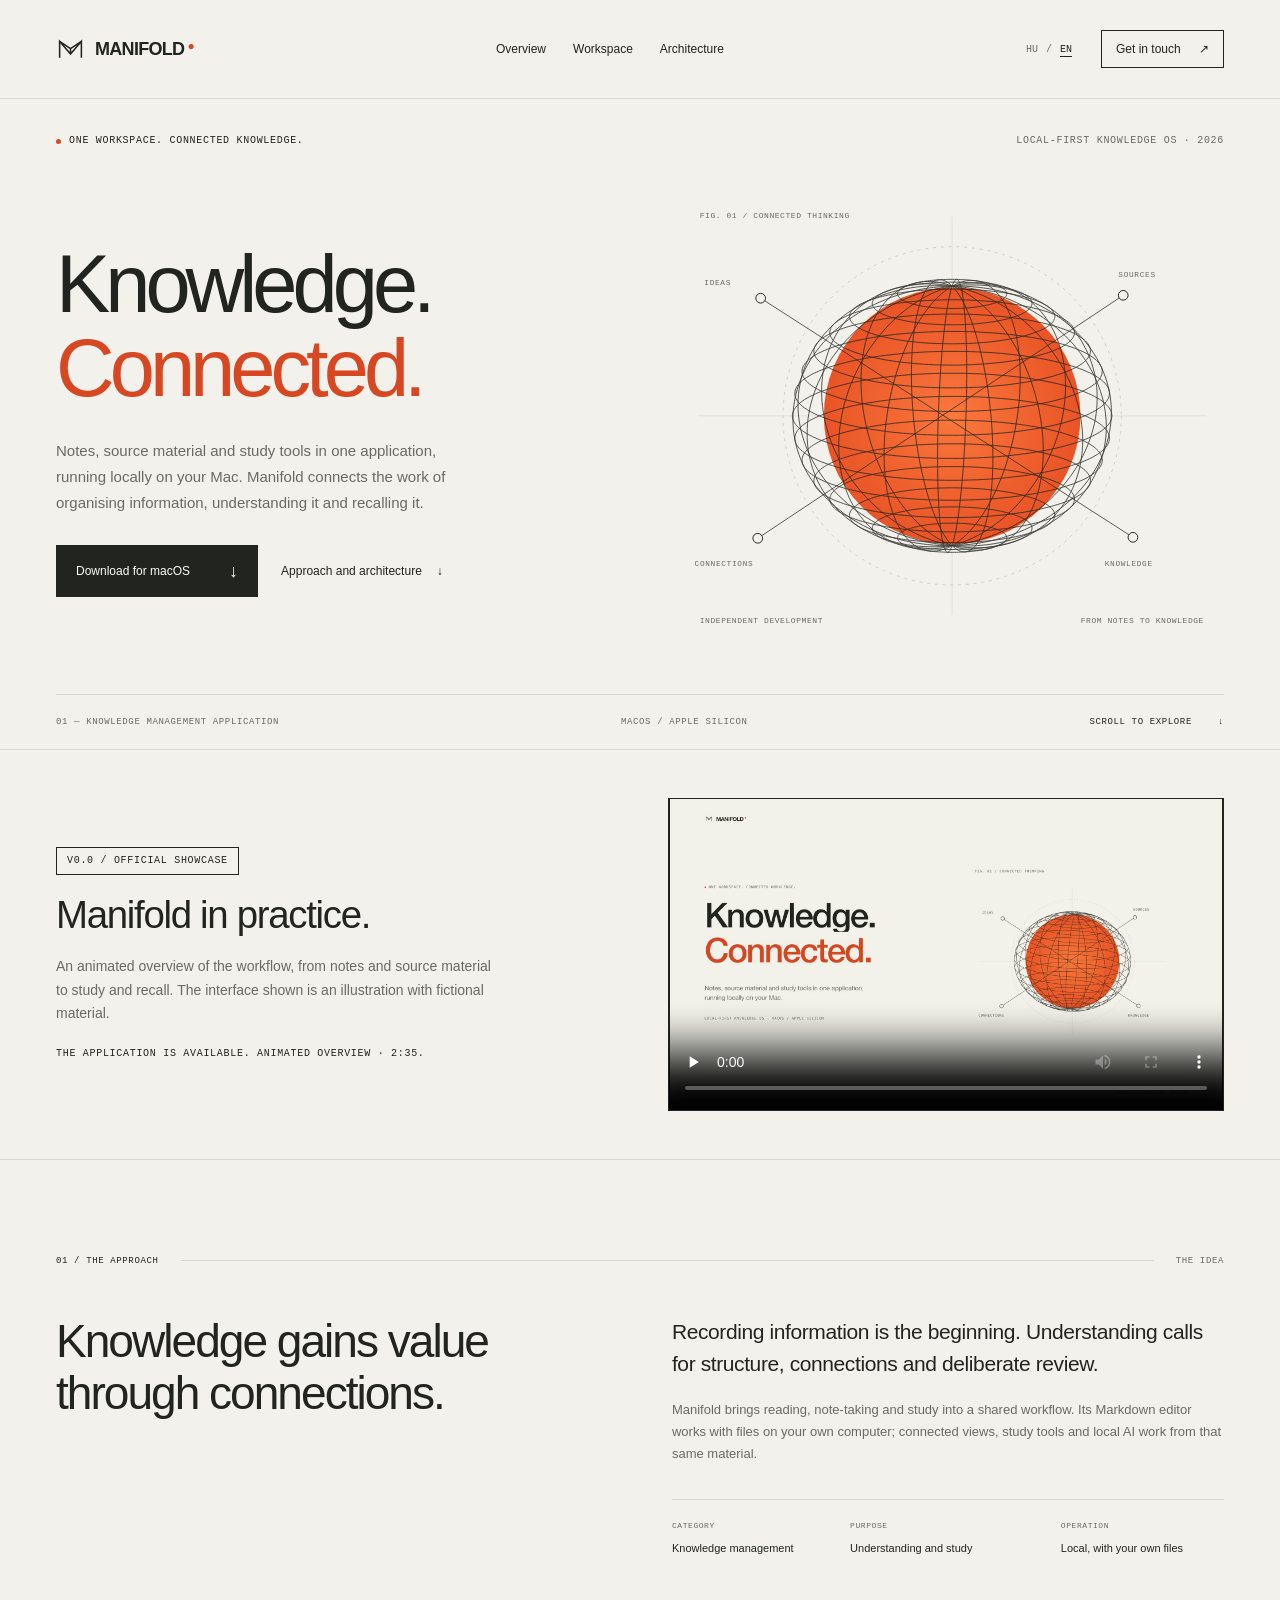
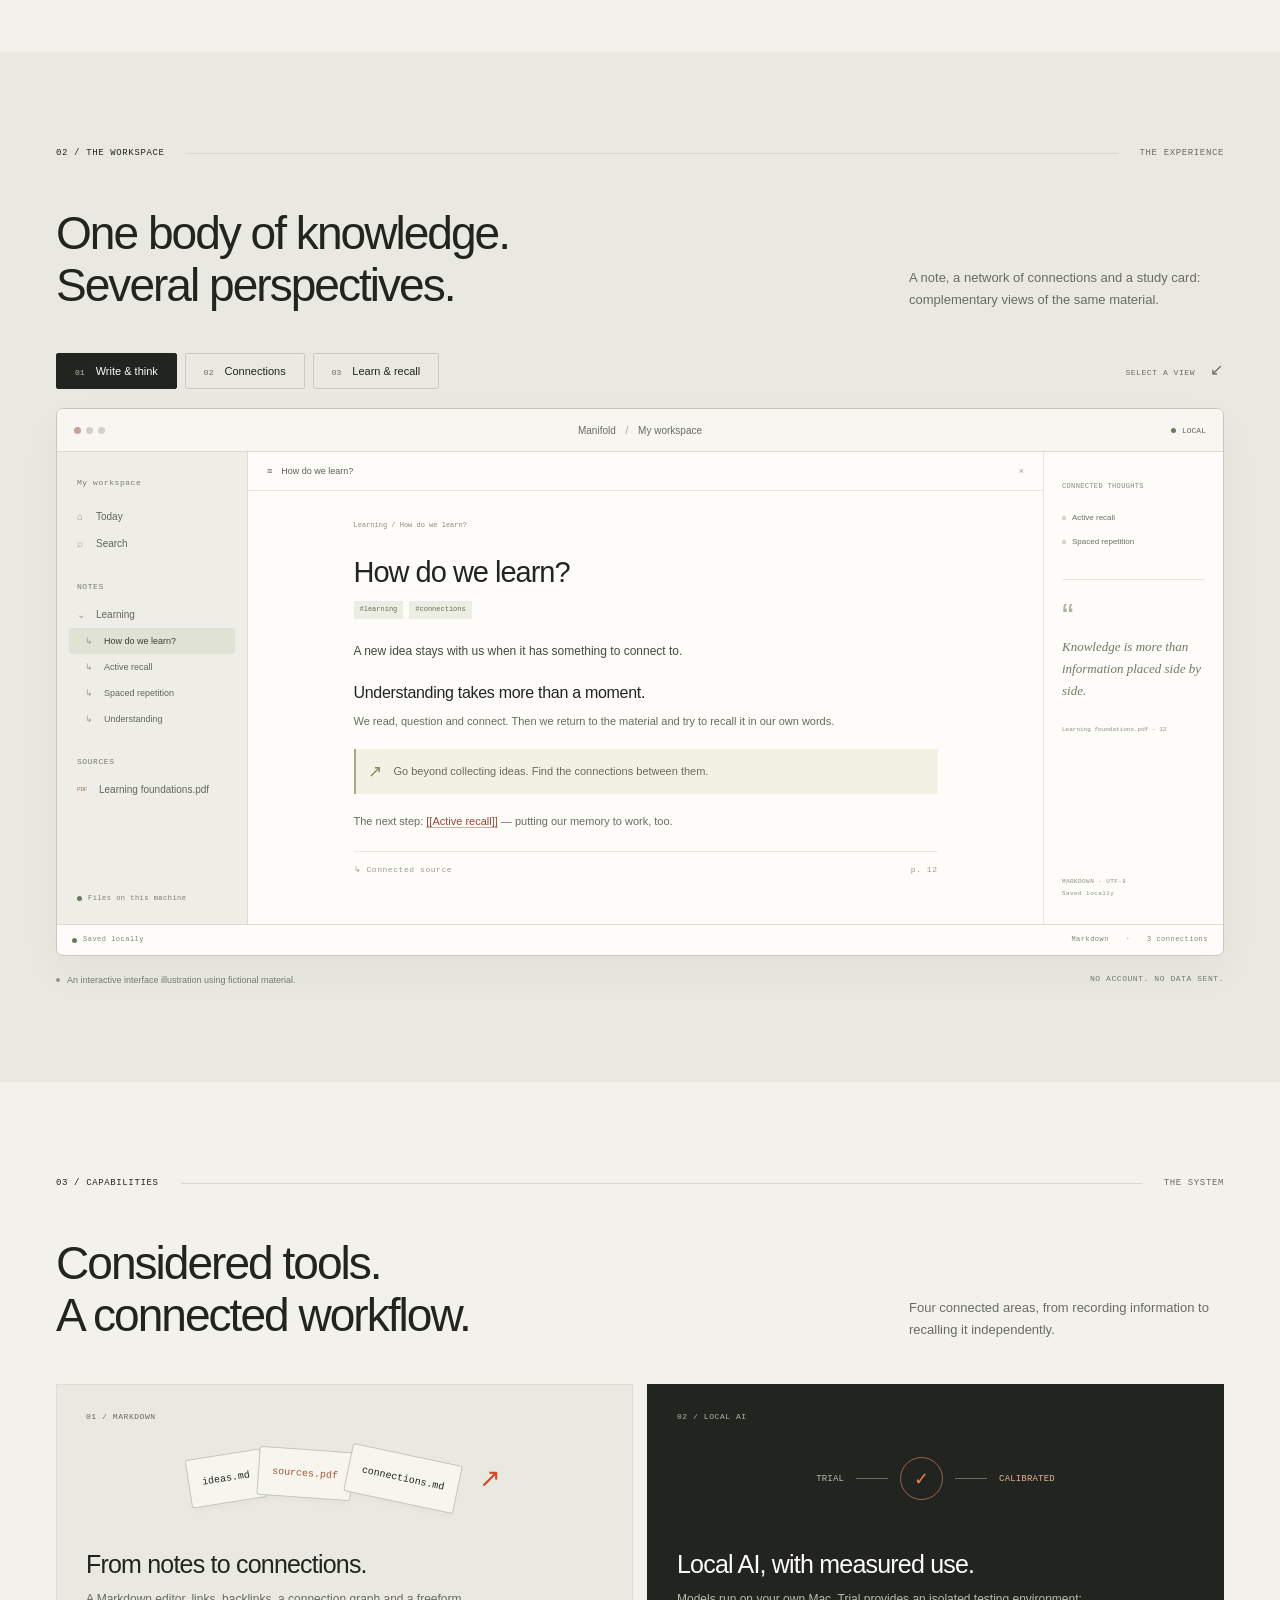
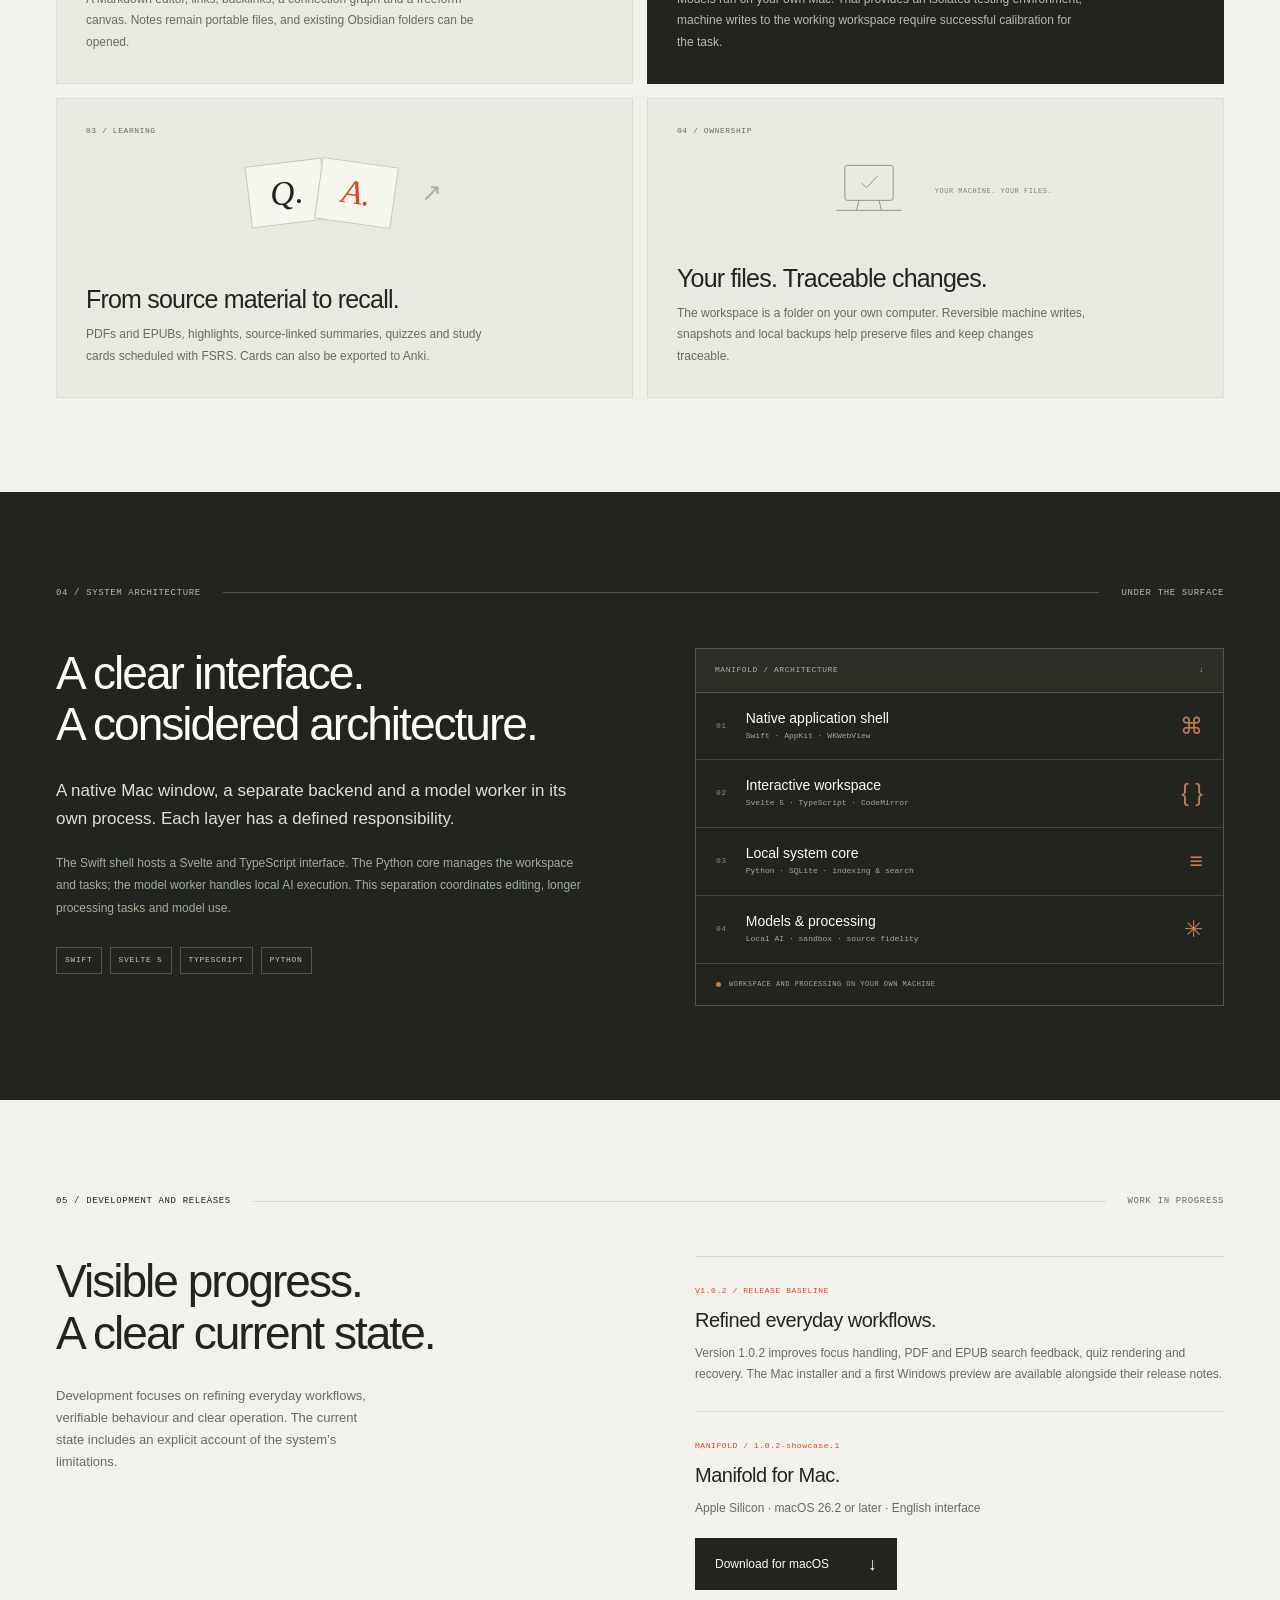
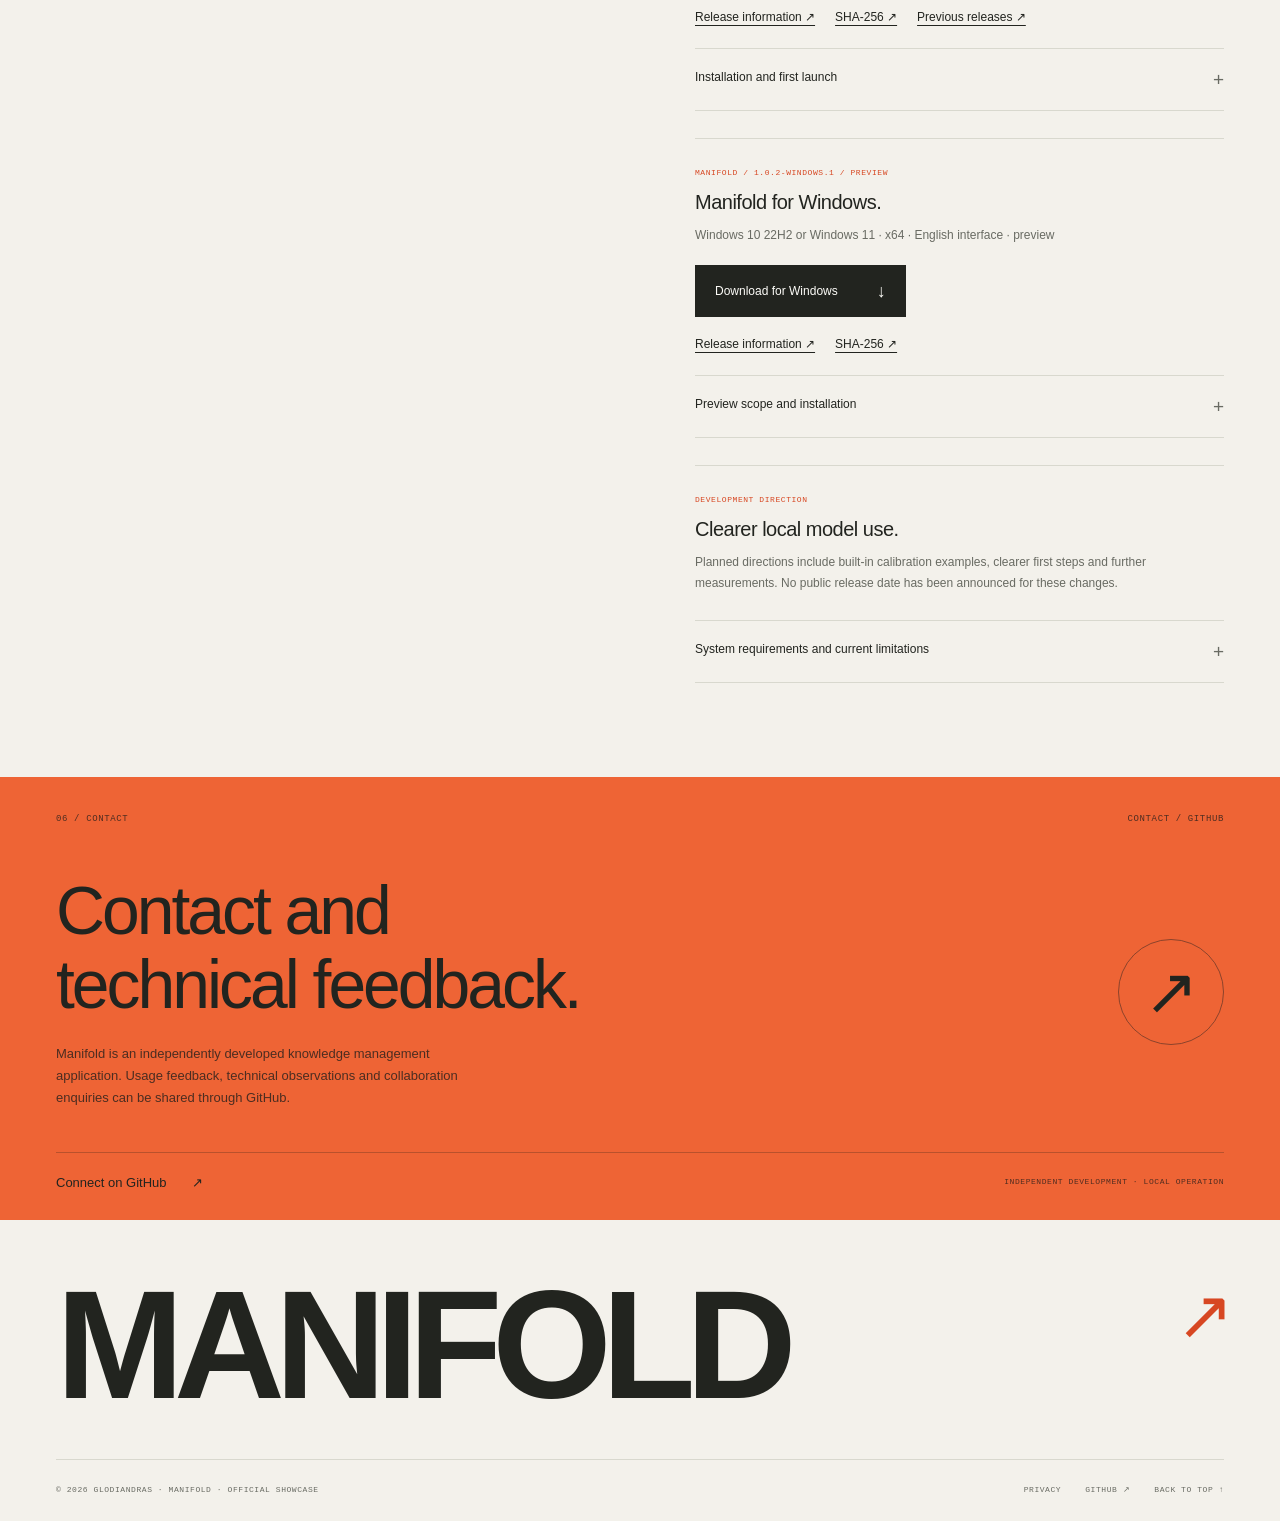
<file: index.html>
<!doctype html>
<html lang="en">
<head>
  <meta charset="utf-8">
  <meta name="viewport" content="width=device-width, initial-scale=1">
  <meta name="description" content="Notes, source material and study tools in one Mac application. A Markdown workspace, local AI and connected knowledge, built around your own files.">
  <meta name="theme-color" content="#f3f1eb">
  <meta http-equiv="Content-Security-Policy" content="default-src &#x27;none&#x27;; script-src &#x27;none&#x27;; style-src &#x27;sha256-Lv8vUDGmBiYroDEdDuExuQaLY6BVrMhHFNR2OX6+/YY=&#x27;; img-src &#x27;self&#x27; data:; media-src &#x27;self&#x27;; font-src &#x27;none&#x27;; base-uri &#x27;none&#x27;; form-action &#x27;none&#x27;; object-src &#x27;none&#x27;">
<meta name="manifold-web-version" content="v0.0">
<meta name="robots" content="index, follow">
<meta property="og:type" content="website">
<meta property="og:site_name" content="Manifold">
<meta property="og:title" content="Manifold — Knowledge, connected.">
<meta property="og:description" content="Notes, source material and study tools in one Mac application. A Markdown workspace, local AI and connected knowledge, built around your own files.">
<meta property="og:locale" content="en_US">
<meta name="twitter:card" content="summary_large_image">
<link rel="canonical" href="https://glodiandras.github.io/Manifold/">
<meta property="og:url" content="https://glodiandras.github.io/Manifold/">
<meta property="og:image" content="https://glodiandras.github.io/Manifold/social.png">
<meta property="og:image:width" content="1200">
<meta property="og:image:height" content="630">
<meta property="og:image:alt" content="Manifold — Many ideas. One system.">
<link rel="alternate" hreflang="en" href="https://glodiandras.github.io/Manifold/">
<link rel="alternate" hreflang="hu" href="https://glodiandras.github.io/Manifold/hu.html">
<link rel="alternate" hreflang="x-default" href="https://glodiandras.github.io/Manifold/">
  <title>Manifold — Knowledge, connected.</title>
  <link rel="icon" href="mark.svg" type="image/svg+xml">
  <style id="manifold-style">
@charset "UTF-8";
:root{color-scheme:light;--paper:#f3f1eb;--ink:#22241f;--muted:#696b63;--line:#d8d8ce;--accent:#d74722;--orange:#ee6435;--white:#fdfcf8;--mono:"SFMono-Regular",Consolas,"Liberation Mono",monospace;--sans:"Helvetica Neue",Helvetica,Arial,sans-serif}
*{box-sizing:border-box}
html{scroll-behavior:smooth;scroll-padding-top:28px}
body{margin:0;background:var(--paper);color:var(--ink);font-family:var(--sans);font-size:16px;-webkit-font-smoothing:antialiased}
a{color:inherit;text-decoration:none}
button,input,summary{font:inherit}
a,summary,label{-webkit-tap-highlight-color:transparent}
a:focus-visible,summary:focus-visible{outline:2px solid var(--accent);outline-offset:6px}
::selection{background:#f4b39a;color:var(--ink)}
h1,h2,h3,h4,p{margin:0}
h1,h2,h3,h4{font-weight:500}
p{line-height:1.7}
svg{display:block;max-width:100%}
fieldset{min-inline-size:0}
section[id]{scroll-margin-top:24px}
.wrap{max-width:1328px;margin:auto;padding-left:56px;padding-right:56px}
.mono{font-family:var(--mono);font-size:10px;line-height:1.6;letter-spacing:.07em;font-weight:400}
.sr-only{position:absolute;width:1px;height:1px;padding:0;overflow:hidden;clip-path:inset(50%);white-space:nowrap;border:0}
.skip{position:fixed;top:-100px;left:20px;z-index:30;padding:12px 20px;background:var(--ink);color:var(--white)}
.skip:focus{top:12px}
.site-header{display:flex;align-items:center;justify-content:space-between;gap:30px;height:99px;border-bottom:1px solid var(--line)}
.wordmark{display:flex;align-items:center;gap:10px;font-size:18px;letter-spacing:-.7px;font-weight:750}
.wordmark svg{width:29px;height:29px;stroke:var(--ink);stroke-width:1.7;fill:none}
.wordmark-dot{font-size:12px;align-self:flex-start;margin-top:4px;margin-left:-7px;color:var(--accent)}
.main-nav{display:flex;gap:27px;font-size:12px}
.main-nav a,.text-link{transition:color .2s}
.main-nav a:hover,.text-link:hover{color:var(--accent)}
.header-end{display:flex;gap:29px;align-items:center;font-size:12px}
.language{display:flex;gap:8px;font-family:var(--mono);font-size:10px}
.language span,.language a:not([aria-current]){color:var(--muted)}
.language [aria-current]{text-decoration:underline;text-underline-offset:4px}
.contact-nav{padding:11px 14px;border:1px solid var(--ink)}
.contact-nav span{margin-left:15px}
.contact-nav:hover{background:var(--ink);color:var(--white)}
.hero-meta{display:flex;justify-content:space-between;gap:20px;margin-top:34px;color:var(--muted)}
.hero-meta>span:first-child{color:var(--ink);display:flex;align-items:center;gap:8px}
.status-dot{width:5px;height:5px;background:var(--accent);display:inline-block;border-radius:50%;flex:none}
.hero-grid{display:grid;grid-template-columns:1.1fr 1fr;align-items:center;gap:25px;padding:61px 0 64px}
.hero h1{font-size:clamp(58px,6.35vw,88px);line-height:1.035;letter-spacing:-5px;font-weight:500}
.hero h1>span{color:var(--accent)}
.hero-intro{font-size:15px;color:var(--muted);line-height:1.75;max-width:390px;margin-top:27px}
.button{display:inline-flex;align-items:center;gap:39px;background:var(--ink);color:var(--white);font-size:12px;padding:17px 20px;margin-top:29px;transition:background .2s,transform .2s}
.button:hover{background:var(--accent);transform:translateY(-2px)}
.button span{font-size:18px;line-height:1}
.hero-story{display:inline-flex;gap:15px;font-size:12px;margin:16px 0 0 23px}
.hero-art{position:relative;align-self:stretch;display:flex;flex-direction:column;justify-content:center;margin-top:-8px}
.art-coordinate,.art-bottom{font-size:8px;color:var(--muted)}
.art-coordinate{position:absolute;top:8px;left:20px}
.manifold-art{width:100%;height:auto;overflow:visible}
.manifold-art .axis{stroke:var(--line);stroke-width:.7}
.orbit{fill:none;stroke:#bfc1b6;stroke-width:.7;stroke-dasharray:3 5}
.mesh{fill:none;stroke:var(--ink);stroke-width:.9;opacity:.86}
.art-line{fill:none;stroke:var(--ink);stroke-width:.75}
.art-node{fill:var(--paper);stroke:var(--ink);stroke-width:1}
.manifold-art text{font-family:var(--mono);font-size:8px;fill:var(--muted);letter-spacing:.7px}
.art-bottom{display:flex;justify-content:space-between;position:absolute;bottom:2px;left:20px;right:20px}
.hero-bottom{display:flex;justify-content:space-between;gap:16px;border-top:1px solid var(--line);padding:20px 0;color:var(--muted);font-size:9px}
.hero-bottom a{color:var(--ink)}
.hero-bottom a span{margin-left:20px}
.section-space{padding-top:94px;padding-bottom:94px}
.film-section{display:grid;grid-template-columns:1fr 1fr;gap:56px;align-items:center;padding-top:48px;padding-bottom:48px;border-top:1px solid var(--line);border-bottom:1px solid var(--line)}
.film-status{display:inline-block;border:1px solid var(--ink);padding:5px 10px;margin-bottom:18px}
.film-copy h2{font-size:clamp(28px,3vw,40px);line-height:1.15;letter-spacing:-1.3px;margin-bottom:18px}
.film-copy>p{max-width:450px;color:var(--muted);font-size:14px}
.film-copy .film-note{margin-top:20px;color:var(--ink);font-size:10px}
.film-frame{aspect-ratio:16/9;border:1px solid var(--line);background:var(--white);display:flex;flex-direction:column;align-items:center;justify-content:center;gap:16px;position:relative;color:var(--muted)}
.film-frame svg{width:54px;fill:none;stroke:var(--muted);stroke-width:1.2}
.film-frame .film-frame-caption{position:absolute;left:16px;bottom:12px;font-size:8px}
@media(max-width:700px){.film-section{grid-template-columns:1fr;gap:28px}.film-frame{width:100%}}
.section-index{display:flex;align-items:center;gap:22px;color:var(--muted);font-size:9px;margin-bottom:48px}
.section-index>span:first-child{color:var(--ink)}
.index-rule{height:1px;background:var(--line);flex:1}
.project-grid{display:grid;grid-template-columns:1fr 1.07fr;gap:100px}
h2{font-size:clamp(36px,3.6vw,49px);line-height:1.12;letter-spacing:-2px}
.project-copy .large-copy{font-size:21px;line-height:1.5;letter-spacing:-.4px;color:var(--ink);margin-bottom:20px}
.project-copy>p{font-size:13px;color:var(--muted)}
.project-facts{display:grid;grid-template-columns:1fr 1.2fr 1fr;gap:15px;border-top:1px solid var(--line);margin-top:34px;padding-top:20px}
.project-facts span{font-size:8px;color:var(--muted);display:block;text-transform:uppercase;margin-bottom:7px}
.project-facts strong{font-size:11px;font-weight:500;line-height:1.6;display:block}
.workspace-section{background:#e9e9e1}
.section-heading{display:flex;align-items:end;justify-content:space-between;gap:70px;margin-bottom:42px}
.section-heading>p{font-size:13px;max-width:315px;color:var(--muted)}
.workspace-demo{margin:0;padding:0;border:none;position:relative}
.demo-tabs{display:flex;gap:8px;align-items:center;margin-bottom:19px}
.demo-tabs label{cursor:pointer;padding:11px 18px;font-size:11px;border:1px solid #c9cbc0;border-radius:2px;transition:background .2s}
.tab-number{font-family:var(--mono);font-size:8px;color:var(--muted);margin-right:8px}
.demo-tab-hint{margin-left:auto;color:var(--muted);font-size:8px}
.demo-tab-hint>span{margin-left:10px;font-size:16px}
#view-notes:checked~.demo-tabs label[for=view-notes],#view-graph:checked~.demo-tabs label[for=view-graph],#view-study:checked~.demo-tabs label[for=view-study]{color:var(--white);background:var(--ink);border-color:var(--ink)}
#view-notes:checked~.demo-tabs label[for=view-notes] .tab-number,#view-graph:checked~.demo-tabs label[for=view-graph] .tab-number,#view-study:checked~.demo-tabs label[for=view-study] .tab-number{color:#b9bdb0}
#view-notes:focus-visible~.demo-tabs label[for=view-notes],#view-graph:focus-visible~.demo-tabs label[for=view-graph],#view-study:focus-visible~.demo-tabs label[for=view-study]{outline:2px solid var(--accent);outline-offset:4px}
.app-window{border:1px solid #c7c9bd;border-radius:7px;overflow:hidden;background:var(--white);box-shadow:0 16px 40px #32352c0a}
.app-titlebar{display:flex;align-items:center;justify-content:space-between;height:43px;border-bottom:1px solid #dddcd3;background:#f7f6f1;padding:0 17px;font-size:10px;color:var(--muted)}
.window-dots{display:flex;gap:5px;width:70px}
.window-dots i{width:7px;height:7px;background:#d1d0c7;border-radius:50%}
.window-dots i:first-child{background:#c7a197}
.titlebar-divider{padding:0 7px;color:#a5a59b}
.local-badge{font-family:var(--mono);font-size:8px;display:flex;align-items:center;gap:6px;width:70px;justify-content:end}
.local-badge .status-dot,.sidebar-bottom .status-dot,.app-status .status-dot{background:#687c5c}
.app-body{display:grid;grid-template-columns:191px minmax(0,1fr) 180px;min-height:472px}
.app-sidebar{position:relative;background:#eeeee6;border-right:1px solid #dddcd3;padding:25px 12px 50px}
.sidebar-heading{font-size:8px;color:#7a7c70;padding:0 8px;margin-bottom:13px}
.sidebar-row{font-size:10px;padding:8px;display:flex;gap:8px;align-items:center;color:#626759}
.sidebar-row>span{width:11px;color:#969b8e}
.sidebar-files{margin-top:24px;margin-bottom:7px}
.sidebar-row.file{font-size:9px;padding-left:16px;white-space:nowrap}
.sidebar-row.active{background:#dfe2d4;border-radius:3px;color:#38432e}
.sidebar-row .pdf-icon{font-family:var(--mono);font-size:6px;letter-spacing:-.2px;color:#a1745d;width:14px}
.sidebar-bottom{position:absolute;bottom:20px;left:20px;display:flex;gap:6px;align-items:center;font-size:7px;color:#7a7c70}
.app-main{min-width:0}
.editor-tab{height:39px;display:flex;gap:9px;align-items:center;padding:0 19px;border-bottom:1px solid #e8e7df;font-size:9px;color:#5e6357}
.tab-close{margin-left:auto;color:#989d90}
.note-page{padding:29px 38px 31px;max-width:660px;margin:auto}
.breadcrumb{font-size:7px;letter-spacing:0;color:#8a8b80;margin-bottom:23px}
.note-page h3{font-size:29px;letter-spacing:-1px;line-height:1.2;margin-bottom:12px}
.note-properties{display:flex;gap:6px;letter-spacing:0;font-size:7px;margin-bottom:22px}
.note-properties span{padding:3px 6px;background:#eceee4;color:#657056}
.note-page p{font-size:11px;line-height:1.85;color:#666c5d}
.note-page .note-lead{font-size:12px;line-height:1.8;color:#454b3d}
.note-page h4{font-size:16px;letter-spacing:-.3px;margin:22px 0 9px}
.note-callout{background:#f3f0e4;border-left:2px solid #acaa83;display:flex;gap:12px;padding:12px;margin:17px 0}
.note-callout>span{color:#8b885d;font-size:17px}
.wiki-link{color:#944b39;border-bottom:1px solid #d3ac9d}
.note-source{display:flex;justify-content:space-between;font-size:8px;color:#989c8e;border-top:1px solid #e7e8df;margin-top:20px;padding-top:12px}
.app-context{padding:29px 18px;border-left:1px solid #e8e7df;position:relative}
.app-context>p{font-size:7px;color:#868b7c;letter-spacing:.05em;margin-bottom:19px}
.context-link{display:flex;gap:6px;align-items:center;font-size:8px;line-height:1.5;margin-bottom:12px;color:#6b725f}
.context-link i{width:4px;height:4px;border:1px solid #b2b8a4;border-radius:50%}
.context-quote{margin-top:31px;padding-top:18px;border-top:1px solid #e7e8df}
.quote-mark{font-size:35px;line-height:1;color:#acb19c}
.context-quote p{font-family:Georgia,serif;font-size:13px;font-style:italic;line-height:1.7;color:#727965;margin:3px 0 15px}
.context-quote>.mono{font-size:6px;letter-spacing:0;color:#8b907f}
.context-foot{position:absolute;bottom:24px;font-size:6px;line-height:2;color:#8b907f}
.app-status{padding:9px 15px;border-top:1px solid #dddcd3;display:flex;justify-content:space-between;font-size:7px;color:#828875}
.app-status>span:first-child{display:flex;gap:6px;align-items:center}
.app-status>span:last-child>span{margin:0 12px}
.demo-panel{display:none}
#view-notes:checked~.app-window .notes-panel,#view-graph:checked~.app-window .graph-panel,#view-study:checked~.app-window .study-panel{display:block}
.graph-stage{padding:20px 15px;background-image:radial-gradient(#c7cbbf .7px,transparent .7px);background-size:16px 16px;min-height:433px;display:flex;flex-direction:column;justify-content:center}
.graph-stage svg{width:100%;max-height:370px}
.graph-edges{fill:none;stroke:#c4c8b9;stroke-width:1}
.graph-small{fill:#8b9879;stroke:var(--white);stroke-width:3}
.graph-center{fill:var(--orange);stroke:#efd1bf;stroke-width:9}
.graph-labels{font-family:var(--sans);font-size:12px;fill:#6a745e}
.graph-labels text:first-child{fill:var(--ink);font-weight:600}
.graph-note{font-size:7px;text-align:center;color:#88907b;margin-top:9px}
.study-stage{padding:29px 37px;min-height:433px}
.study-meta{display:flex;justify-content:space-between;font-size:7px;color:#878d7b}
.study-card{border:1px solid #d9ddce;border-radius:4px;padding:26px 25px;background:#f8f9f2;margin-top:22px}
.card-kicker{font-size:7px;color:#8d947e}
.study-card h3{font-size:24px;line-height:1.3;letter-spacing:-.7px;margin-top:18px;max-width:300px}
.card-answer{margin-top:28px;border-top:1px solid #d9ddce}
.card-answer summary{list-style:none;font-size:10px;cursor:pointer;padding-top:16px;display:flex;justify-content:space-between;color:#70795d}
.card-answer summary::-webkit-details-marker{display:none}
.card-answer[open] summary{color:#38452c}
.card-answer p{font-size:12px;line-height:1.7;color:#556149;padding-top:15px}
.study-source{font-size:9px;color:#7b856c;margin-top:19px}
.study-disclaimer{font-size:7px;color:#929886;margin-top:19px;letter-spacing:0}
.demo-caption{display:flex;justify-content:space-between;gap:20px;margin-top:17px;color:#777c6b}
.demo-caption p{font-size:9px;display:flex;align-items:center;gap:7px}
.caption-dot{width:4px;height:4px;background:#929781;border-radius:50%;flex:none}
.demo-caption>.mono{font-size:8px}
.feature-grid{display:grid;grid-template-columns:repeat(2,minmax(0,1fr));gap:14px}
.feature{min-height:300px;position:relative;background:#e9e9e1;border:1px solid #ddddD3;padding:26px 29px 29px;display:flex;flex-direction:column}
.feature-number{font-size:8px;color:var(--muted)}
.feature-text{margin-top:auto;padding-top:25px}
.feature h3{font-size:25px;letter-spacing:-.8px;margin-bottom:10px}
.feature p{font-size:12px;color:var(--muted);max-width:410px;line-height:1.8}
.feature-dark{background:var(--ink);color:var(--white);border-color:var(--ink)}
.feature-dark .feature-number{color:#b2b7a6}
.feature-dark p{color:#b6bbac}
.feature-file-art{height:96px;display:flex;align-items:center;justify-content:center;padding-top:15px}
.feature-file-art>span{font-family:var(--mono);font-size:10px;border:1px solid #c4c7b9;border-radius:3px;padding:18px 13px;background:#f6f6ef;box-shadow:0 4px 5px #22241f05;transform:rotate(-9deg)}
.feature-file-art>span:nth-child(2){margin-left:-6px;transform:translateY(-5px) rotate(4deg);color:#a85636}
.feature-file-art>span:nth-child(3){margin-left:-6px;transform:rotate(12deg)}
.feature-file-art b{font-size:26px;font-weight:400;margin-left:20px;color:var(--accent)}
.ai-art{display:flex;align-items:center;justify-content:center;gap:12px;font-family:var(--mono);font-size:9px;letter-spacing:.02em;height:96px;padding-top:15px;color:#b6bbac}
.ai-line{width:32px;height:1px;background:#646b58}
.ai-measure{display:grid;place-items:center;width:43px;height:43px;border:1px solid #9a674d;border-radius:50%;font-size:18px;color:#ed8054}
.ai-art>span:last-child{color:#eab292}
.learning-art{display:flex;align-items:center;justify-content:center;height:96px;padding-top:15px;gap:10px}
.learning-art>span{width:77px;height:62px;border:1px solid #c4c7b9;background:#f6f6ef;font-family:Georgia,serif;font-style:italic;font-size:34px;display:grid;place-items:center;transform:rotate(-7deg)}
.learning-art>span:nth-child(2){margin-left:-17px;transform:rotate(8deg);color:var(--accent)}
.learning-art b{font-size:25px;color:#a9b09c;font-weight:400;margin-left:16px}
.ownership-art{height:96px;padding-top:12px;display:flex;align-items:center;justify-content:center;gap:16px}
.ownership-art svg{width:100px;stroke:#7e8a6c;stroke-width:1;fill:none}
.ownership-art span{font-size:7px;color:#7c866e}
.engineering-section{background:var(--ink);color:var(--white)}
.engineering-section .section-index,.engineering-section .section-index>span:first-child{color:#b4baa7}
.engineering-section .index-rule{background:#505647}
.engineering-grid{display:grid;grid-template-columns:1fr 1fr;gap:110px}
.engineering-intro{font-size:17px;line-height:1.65;color:#dedfd6;margin:26px 0 19px}
.engineering-grid>div>p:not(.engineering-intro){font-size:12px;color:#a5ad98;line-height:1.85}
.engineering-tags{display:flex;gap:8px;margin-top:28px;flex-wrap:wrap}
.engineering-tags span{padding:6px 8px;font-size:8px;border:1px solid #505647;color:#c1c8b5}
.architecture{border:1px solid #505647;align-self:start}
.architecture-head{display:flex;justify-content:space-between;background:#2a2e25;padding:15px 19px;border-bottom:1px solid #505647;color:#acb49b;font-size:8px}
.architecture-row{display:flex;align-items:center;gap:19px;border-bottom:1px solid #414838;padding:17px 20px}
.architecture-number{font-size:8px;color:#849073}
.architecture-row h3{font-size:14px;margin-bottom:4px}
.architecture-row p{font-family:var(--mono);font-size:8px;line-height:1.6;color:#a0aa90;letter-spacing:0}
.architecture-symbol{margin-left:auto;color:#c67b54;font-size:23px;line-height:1;font-weight:300}
.architecture-base{display:flex;gap:8px;align-items:center;font-size:7px;color:#a0aa90;padding:15px 20px}
.architecture-base .status-dot{background:#c67b54}
.journal-grid{display:grid;grid-template-columns:1fr 1fr;gap:110px}
.journal-grid>div>p{font-size:13px;color:var(--muted);max-width:330px;margin-top:25px}
.journal-entry{border-top:1px solid var(--line);padding:22px 0 27px}
.journal-tag{color:var(--accent);font-size:8px}
.journal-entry h3{font-size:20px;letter-spacing:-.5px;margin:11px 0}
.journal-entry p{font-size:12px;color:var(--muted)}
.limits{border-top:1px solid var(--line);border-bottom:1px solid var(--line)}
.limits summary{list-style:none;cursor:pointer;padding:21px 0;display:flex;justify-content:space-between;font-size:12px}
.limits summary::-webkit-details-marker{display:none}
.limits summary>span{font-size:19px;color:var(--muted);line-height:1}
.limits[open] summary>span{transform:rotate(45deg)}
.limits>div{padding:0 0 20px}
.limits p{font-size:12px;color:var(--muted);margin-bottom:11px}
.contact-section{background:var(--orange);padding:35px 0 30px}
.contact-top{display:flex;justify-content:space-between;font-size:9px;color:#502d21}
.contact-grid{display:flex;justify-content:space-between;align-items:center;gap:60px;padding:48px 0 43px}
.contact-grid h2{font-size:clamp(45px,5.3vw,72px);letter-spacing:-3px;line-height:1.08;max-width:770px}
.contact-grid p{font-size:13px;color:#4c2d21;max-width:440px;margin-top:22px}
.contact-arrow{width:106px;height:106px;flex-shrink:0;display:grid;place-items:center;border:1px solid #8c432b;border-radius:50%;font-size:65px;line-height:1;transition:background .2s,transform .2s}
.contact-arrow:hover{background:var(--ink);color:var(--orange);transform:rotate(8deg)}
.contact-bottom{display:flex;align-items:center;justify-content:space-between;gap:25px;border-top:1px solid #b9512c;padding-top:22px}
.contact-bottom>a{font-size:13px}
.contact-bottom>a>span{margin-left:22px}
.contact-bottom>.mono{font-size:8px;color:#502d21}
.site-footer{padding-top:49px;padding-bottom:24px}
.footer-brand{display:flex;align-items:center;justify-content:space-between;font-size:clamp(55px,12vw,160px);letter-spacing:-.065em;line-height:1;font-weight:600;border-bottom:1px solid var(--line);padding-bottom:36px}
.footer-brand>span{font-size:.45em;line-height:1;font-weight:400;align-self:flex-start;color:var(--accent);padding-top:12px}
.footer-meta{display:flex;justify-content:space-between;gap:25px;font-size:8px;color:var(--muted);padding-top:24px}
.footer-meta nav{display:flex;gap:24px}
.footer-meta a:hover{text-decoration:underline;text-underline-offset:4px}
.document{max-width:850px;min-height:65vh;padding-top:90px;padding-bottom:90px}
.document h1{font-size:56px;letter-spacing:-2px;line-height:1.12;margin:30px 0}
.document>p{color:var(--muted);max-width:620px}
.document section{margin-top:35px}
.document h2{font-size:23px;letter-spacing:-.5px;margin-bottom:12px}
.document section p{font-size:14px;color:var(--muted)}
.document section a{text-decoration:underline;text-underline-offset:3px}
@media(min-width:1500px){.hero-grid{padding-top:75px;padding-bottom:80px}
.hero h1{font-size:90px}
}
@media(max-width:1100px){.wrap{padding-left:36px;padding-right:36px}
.main-nav{gap:18px}
.hero h1{font-size:65px;letter-spacing:-3.5px}
.hero-grid{gap:5px}
.hero-story{margin-left:15px;font-size:11px}
.button{gap:20px}
.project-grid,.engineering-grid,.journal-grid{gap:55px}
.app-body{grid-template-columns:165px minmax(0,1fr) 151px}
.note-page{padding:27px}
.app-context{padding:27px 13px}
.feature-file-art>span{font-size:8px;padding:16px 9px}
.ai-art{gap:9px;font-size:8px}
.ai-line{width:24px}
}
@media(max-width:850px){.main-nav{display:none}
.hero-meta>span:last-child{font-size:8px}
.hero-grid{grid-template-columns:1.15fr 1fr;padding-top:48px;padding-bottom:50px}
.hero h1{font-size:54px;letter-spacing:-2.8px}
.hero-intro{font-size:13px}
.hero-story{display:flex;margin-left:0}
.hero-art{min-height:300px}
.art-coordinate{font-size:6px;left:4px;top:15px}
.art-bottom{font-size:6px;left:4px;right:4px;bottom:15px}
.section-space{padding-top:72px;padding-bottom:72px}
.project-grid{gap:35px}
.project-copy .large-copy{font-size:18px}
.project-facts{grid-template-columns:1fr 1fr;gap:20px}
.project-facts>div:last-child{grid-column:1/-1}
.section-heading{gap:35px}
.section-heading>p{max-width:250px;font-size:12px}
.app-body{grid-template-columns:149px minmax(0,1fr)}
.app-context{display:none}
.note-page h3{font-size:26px}
.demo-caption>.mono{display:none}
.demo-tab-hint{display:none}
.engineering-grid,.journal-grid{gap:40px}
h2{font-size:36px}
.feature{padding:23px;min-height:295px}
.feature h3{font-size:22px}
.feature-file-art{justify-content:flex-start}
.feature-file-art b{margin-left:12px}
.ai-art{gap:6px;font-size:7px}
.ai-line{width:17px}
.ai-measure{width:35px;height:35px}
.ownership-art{gap:5px}
.ownership-art span{font-size:6px}
.contact-grid h2{font-size:54px;letter-spacing:-2.5px}
.contact-arrow{width:85px;height:85px;font-size:50px}
.contact-bottom>.mono{max-width:220px;text-align:right}
}
@media(max-width:600px){html{scroll-padding-top:18px}
.wrap{padding-left:22px;padding-right:22px}
.site-header{height:77px;gap:14px}
.wordmark{font-size:15px;gap:7px}
.wordmark svg{width:25px;height:25px}
.wordmark-dot{font-size:10px;margin-left:-4px}
.header-end{gap:15px}
.contact-nav{font-size:10px;padding:8px 10px}
.contact-nav span{margin-left:9px}
.language{font-size:9px;gap:5px}
.hero-meta{margin-top:25px;font-size:8px}
.hero-meta>span:last-child{display:none}
.hero-grid{display:flex;flex-direction:column;padding-top:40px;padding-bottom:22px;gap:16px;align-items:stretch}
.hero h1{font-size:clamp(46px,11.7vw,68px);letter-spacing:-2.8px}
.hero-intro{font-size:14px;max-width:340px;margin-top:22px}
.button{font-size:11px;margin-top:25px;padding:16px 17px;gap:27px}
.hero-story{display:inline-flex;font-size:10px;margin-left:16px;gap:8px}
.hero-art{width:100%;max-width:400px;min-height:0;align-self:center;margin-top:5px}
.manifold-art{max-height:290px}
.art-coordinate{top:10px;font-size:6px}
.art-bottom{bottom:8px}
.hero-bottom{flex-wrap:wrap;font-size:7px;padding:18px 0;gap:12px}
.hero-bottom>span:nth-child(2){display:none}
.section-space{padding-top:55px;padding-bottom:55px}
.section-index{font-size:7px;gap:13px;margin-bottom:31px}
.section-index>span:last-child{font-size:6px}
.project-grid{grid-template-columns:1fr;gap:26px}
h2{font-size:36px;letter-spacing:-1.7px}
.project-copy .large-copy{font-size:19px;margin-bottom:16px}
.project-copy>p{font-size:13px}
.project-facts{grid-template-columns:1fr 1fr 1fr;margin-top:25px;gap:15px}
.project-facts>div:last-child{grid-column:auto}
.project-facts strong{font-size:10px}
.project-facts span{font-size:6px}
.section-heading{display:block;margin-bottom:28px}
.section-heading>p{max-width:350px;margin-top:18px;font-size:12px}
.demo-tabs{gap:5px;margin-bottom:13px}
.demo-tabs label{font-size:9px;padding:10px 9px;flex:1;text-align:center;white-space:nowrap}
.tab-number{font-size:7px;margin-right:4px}
.app-titlebar{height:36px;padding:0 12px;font-size:8px}
.window-dots{width:40px;gap:4px}
.window-dots i{width:6px;height:6px}
.local-badge{font-size:6px;width:40px}
.app-body{display:block;min-height:450px}
.app-sidebar{display:none}
.editor-tab{height:35px;font-size:8px;padding:0 18px}
.note-page{padding:25px 23px 30px}
.breadcrumb{font-size:6px;margin-bottom:20px}
.note-page h3{font-size:27px}
.note-page p{font-size:11px}
.note-page .note-lead{font-size:12px}
.note-page h4{margin-top:20px}
.note-properties{font-size:6px}
.app-status{font-size:6px;padding:9px 10px}
.app-status>span:last-child>span{margin:0 5px}
.demo-caption{margin-top:13px}
.demo-caption p{font-size:8px;line-height:1.6;align-items:start}
.caption-dot{margin-top:5px}
.graph-stage{min-height:415px;padding:20px 4px}
.graph-stage svg{height:330px}
.graph-labels{font-size:15px}
.graph-note{font-size:6px;margin-top:22px}
.study-stage{min-height:415px;padding:26px 23px}
.study-card{padding:25px 20px}
.study-card h3{font-size:25px}
.study-meta{font-size:6px}
.study-disclaimer{font-size:6px}
.feature-grid{grid-template-columns:1fr;gap:12px}
.feature{padding:24px;min-height:280px}
.feature h3{font-size:26px}
.feature p{font-size:12px}
.feature-file-art{justify-content:center}
.feature-file-art>span{font-size:9px;padding:18px 13px}
.feature-number{font-size:8px}
.ai-art{gap:13px;font-size:8px}
.ai-line{width:29px}
.ai-measure{width:42px;height:42px}
.ownership-art{gap:16px}
.ownership-art span{font-size:7px}
.engineering-grid,.journal-grid{grid-template-columns:1fr;gap:35px}
.engineering-intro{font-size:17px;margin-top:23px}
.engineering-tags{margin-top:23px}
.architecture-row{padding:18px}
.journal-grid>div>p{margin-top:19px;max-width:350px}
.journal-entry{padding-top:21px}
.contact-section{padding:27px 0}
.contact-top{font-size:7px}
.contact-grid{gap:15px;padding:35px 0 29px}
.contact-grid h2{font-size:39px;letter-spacing:-1.8px}
.contact-grid p{font-size:12px;margin-top:20px}
.contact-arrow{width:51px;height:51px;font-size:32px;align-self:flex-start;margin-top:6px}
.contact-bottom{align-items:start;padding-top:19px}
.contact-bottom>a{font-size:11px;max-width:190px}
.contact-bottom>a>span{margin-left:6px}
.contact-bottom>.mono{font-size:6px;max-width:130px;letter-spacing:0}
.site-footer{padding-top:32px;padding-bottom:23px}
.footer-brand{font-size:13.2vw;padding-bottom:24px}
.footer-brand>span{padding-top:4px}
.footer-meta{font-size:6px;flex-direction:column;gap:16px;padding-top:20px}
.footer-meta nav{justify-content:space-between;gap:15px}
.document{padding-top:50px;padding-bottom:55px}
.document h1{font-size:40px}
.document .mono{font-size:8px}
}
@media(prefers-reduced-motion:reduce){html{scroll-behavior:auto}
*,*::before,*::after{transition:none!important;animation:none!important}
}
@media print{body{background:white;color:black}
.wrap{padding:0;max-width:none}
.site-header,.hero-art,.demo-tabs,.contact-arrow,.footer-brand,.skip{display:none}
.section-space{padding:25px 0;break-inside:avoid}
.hero-grid{padding:25px 0}
.hero h1{font-size:48px}
.project-grid,.engineering-grid,.journal-grid{display:block}
.feature-grid{gap:12px}
.feature,.engineering-section,.contact-section{background:white;color:black}
.feature-dark p,.engineering-grid>div>p:not(.engineering-intro){color:#444}
.app-window{box-shadow:none}
.demo-panel{display:none!important}
.notes-panel{display:block!important}
.app-context{display:none}
.app-body{grid-template-columns:150px 1fr}
.contact-section{padding:25px 0}
.site-footer{padding-top:25px}
a[href^="mailto:"]::after{content:" (" attr(href) ")";font-size:10px}
}

/* Release links use the existing journal and button styles. */
.download-links{display:flex;flex-wrap:wrap;gap:12px 20px;margin:20px 0 24px;font-size:12px}
.download-links a{text-decoration:underline;text-underline-offset:4px}
.release-download .button{margin-top:20px}

.film-frame.has-video{background:var(--ink);border-color:var(--ink)}.film-frame video{position:absolute;inset:0;width:100%;height:100%;display:block;object-fit:contain;background:var(--ink)}</style>
</head>
<body id="top">
  <a class="skip" href="#main">Skip to content</a>
  <header class="site-header wrap">
    <a class="wordmark" href="index.html" aria-label="Manifold"><svg viewBox="0 0 32 32" aria-hidden="true"><path d="M4 25V7l12 14L28 7v18M4 7l12 8L28 7M16 15v6"/></svg>MANIFOLD<span class="wordmark-dot">●</span></a>
    <nav class="main-nav" aria-label="Main navigation"><a href="#project">Overview</a><a href="#workspace">Workspace</a><a href="#engineering">Architecture</a></nav>
    <div class="header-end"><div class="language" aria-label="Choose language"><a href="hu.html" lang="hu" >HU</a><span>/</span><a href="index.html" lang="en" aria-current="page">EN</a></div><a class="contact-nav" href="#contact">Get in touch <span aria-hidden="true">↗</span></a></div>
  </header>
  <main id="main">
    <section class="hero wrap" aria-labelledby="hero-title">
      <div class="hero-meta mono"><span><i class="status-dot"></i>ONE WORKSPACE. CONNECTED KNOWLEDGE.</span><span>LOCAL-FIRST KNOWLEDGE OS · 2026</span></div>
      <div class="hero-grid"><div class="hero-copy"><h1 id="hero-title">Knowledge.<br><span>Connected.</span></h1><p class="hero-intro">Notes, source material and study tools in one application, running locally on your Mac. Manifold connects the work of organising information, understanding it and recalling it.</p><a class="button" href="https://github.com/glodiandras/Manifold/releases/download/v1.0.2-showcase.1/Manifold-1.0.2-showcase.1.dmg">Download for macOS <span aria-hidden="true">↓</span></a><a class="text-link hero-story" href="#project">Approach and architecture <span aria-hidden="true">↓</span></a></div>
      <div class="hero-art" aria-hidden="true"><div class="art-coordinate mono">FIG. 01 / CONNECTED THINKING</div><svg class="manifold-art" viewBox="0 0 560 440"><defs><radialGradient id="orb"><stop stop-color="#fa773d"/><stop offset="1" stop-color="#e95426"/></radialGradient></defs><path class="axis" d="M18 220h524M280 15v410"/><circle class="orbit" cx="280" cy="220" r="174"/><circle fill="url(#orb)" cx="280" cy="220" r="132"/><g class="mesh"><path d="M331.0,88.3 L331.9,88.8 L332.7,89.3 L333.5,89.9 L334.1,90.5 L334.7,91.0 L335.1,91.6 L335.5,92.2 L335.8,92.8 L336.0,93.4 L336.2,93.9 L336.2,94.5 L336.2,95.1 L336.0,95.7 L335.8,96.3 L335.5,96.9 L335.1,97.5 L334.7,98.0 L334.1,98.6 L333.5,99.2 L332.8,99.7 L331.9,100.3 L331.1,100.8 L330.1,101.3 L329.1,101.9 L327.9,102.4 L326.8,102.9 L325.5,103.3 L324.2,103.8 L322.8,104.3 L321.3,104.7 L319.8,105.1 L318.2,105.6 L316.5,105.9 L314.8,106.3 L313.1,106.7 L311.3,107.0 L309.4,107.3 L307.5,107.6 L305.5,107.9 L303.6,108.2 L301.5,108.4 L299.5,108.6 L297.4,108.8 L295.3,109.0 L293.1,109.1 L291.0,109.3 L288.8,109.4 L286.6,109.5 L284.4,109.5 L282.2,109.5 L280.0,109.6 L277.8,109.6 L275.6,109.5 L273.4,109.5 L271.2,109.4 L269.1,109.3 L266.9,109.2 L264.8,109.0 L262.7,108.8 L260.6,108.7 L258.5,108.4 L256.5,108.2 L254.5,107.9 L252.6,107.7 L250.6,107.4 L248.8,107.1 L247.0,106.7 L245.2,106.4 L243.5,106.0 L241.9,105.6 L240.3,105.2 L238.7,104.8 L237.3,104.3 L235.9,103.9 L234.5,103.4 L233.3,102.9 L232.1,102.4 L231.0,101.9 L229.9,101.4 L229.0,100.9 L228.1,100.3 L227.3,99.8 L226.5,99.2 L225.9,98.7 L225.3,98.1 L224.9,97.5 L224.5,97.0 L224.2,96.4 L224.0,95.8 L223.8,95.2 L223.8,94.6 L223.8,94.0 L224.0,93.4 L224.2,92.8 L224.5,92.3 L224.9,91.7 L225.3,91.1 L225.9,90.5 L226.5,90.0 L227.2,89.4 L228.1,88.9 L228.9,88.3 L229.9,87.8 L230.9,87.3 L232.1,86.8 L233.2,86.3 L234.5,85.8 L235.8,85.3 L237.2,84.9 L238.7,84.4 L240.2,84.0 L241.8,83.6 L243.5,83.2 L245.2,82.8 L246.9,82.5 L248.7,82.1 L250.6,81.8 L252.5,81.5 L254.5,81.2 L256.4,81.0 L258.5,80.7 L260.5,80.5 L262.6,80.3 L264.7,80.2 L266.9,80.0 L269.0,79.9 L271.2,79.8 L273.4,79.7 L275.6,79.6 L277.8,79.6 L280.0,79.6 L282.2,79.6 L284.4,79.6 L286.6,79.7 L288.8,79.8 L290.9,79.9 L293.1,80.0 L295.2,80.1 L297.3,80.3 L299.4,80.5 L301.5,80.7 L303.5,80.9 L305.5,81.2 L307.4,81.5 L309.4,81.8 L311.2,82.1 L313.0,82.4 L314.8,82.8 L316.5,83.1 L318.1,83.5 L319.7,83.9 L321.3,84.4 L322.7,84.8 L324.1,85.3 L325.5,85.7 L326.7,86.2 L327.9,86.7 L329.0,87.2 L330.1,87.7 L331.0,88.3"/><path d="M354.6,95.2 L355.9,96.0 L357.1,96.8 L358.2,97.6 L359.1,98.4 L359.9,99.2 L360.6,100.1 L361.2,100.9 L361.6,101.8 L361.9,102.6 L362.1,103.5 L362.2,104.3 L362.1,105.2 L361.9,106.1 L361.6,106.9 L361.2,107.8 L360.6,108.6 L359.9,109.5 L359.1,110.3 L358.2,111.1 L357.1,111.9 L355.9,112.7 L354.7,113.5 L353.2,114.3 L351.7,115.1 L350.1,115.8 L348.4,116.5 L346.5,117.2 L344.6,117.9 L342.5,118.6 L340.4,119.2 L338.1,119.9 L335.8,120.5 L333.4,121.0 L330.9,121.6 L328.3,122.1 L325.7,122.6 L323.0,123.1 L320.2,123.5 L317.3,123.9 L314.4,124.3 L311.5,124.6 L308.5,124.9 L305.4,125.2 L302.3,125.5 L299.2,125.7 L296.1,125.9 L292.9,126.0 L289.7,126.2 L286.5,126.2 L283.3,126.3 L280.0,126.3 L276.8,126.3 L273.6,126.3 L270.4,126.2 L267.2,126.1 L264.0,125.9 L260.8,125.7 L257.7,125.5 L254.6,125.3 L251.6,125.0 L248.6,124.7 L245.6,124.3 L242.7,124.0 L239.9,123.6 L237.1,123.1 L234.4,122.7 L231.7,122.2 L229.1,121.7 L226.7,121.1 L224.2,120.5 L221.9,119.9 L219.7,119.3 L217.5,118.7 L215.5,118.0 L213.5,117.3 L211.7,116.6 L209.9,115.9 L208.3,115.2 L206.8,114.4 L205.4,113.6 L204.1,112.8 L202.9,112.0 L201.8,111.2 L200.9,110.4 L200.1,109.6 L199.4,108.7 L198.8,107.9 L198.4,107.0 L198.1,106.2 L197.9,105.3 L197.8,104.5 L197.9,103.6 L198.1,102.7 L198.4,101.9 L198.8,101.0 L199.4,100.2 L200.1,99.3 L200.9,98.5 L201.8,97.7 L202.9,96.9 L204.1,96.1 L205.3,95.3 L206.8,94.5 L208.3,93.7 L209.9,93.0 L211.6,92.3 L213.5,91.6 L215.4,90.9 L217.5,90.2 L219.6,89.6 L221.9,88.9 L224.2,88.3 L226.6,87.8 L229.1,87.2 L231.7,86.7 L234.3,86.2 L237.0,85.7 L239.8,85.3 L242.7,84.9 L245.6,84.5 L248.5,84.2 L251.5,83.9 L254.6,83.6 L257.7,83.3 L260.8,83.1 L263.9,82.9 L267.1,82.8 L270.3,82.6 L273.5,82.6 L276.7,82.5 L280.0,82.5 L283.2,82.5 L286.4,82.5 L289.6,82.6 L292.8,82.7 L296.0,82.9 L299.2,83.1 L302.3,83.3 L305.4,83.5 L308.4,83.8 L311.4,84.1 L314.4,84.5 L317.3,84.8 L320.1,85.3 L322.9,85.7 L325.6,86.1 L328.3,86.6 L330.9,87.2 L333.3,87.7 L335.8,88.3 L338.1,88.9 L340.3,89.5 L342.5,90.1 L344.5,90.8 L346.5,91.5 L348.3,92.2 L350.1,92.9 L351.7,93.6 L353.2,94.4 L354.6,95.2"/><path d="M375.9,105.9 L377.6,106.9 L379.1,107.9 L380.5,109.0 L381.7,110.0 L382.7,111.1 L383.6,112.2 L384.3,113.3 L384.9,114.4 L385.3,115.5 L385.6,116.6 L385.7,117.7 L385.6,118.8 L385.3,119.9 L384.9,121.0 L384.4,122.1 L383.6,123.2 L382.7,124.3 L381.7,125.3 L380.5,126.4 L379.1,127.4 L377.6,128.5 L376.0,129.5 L374.2,130.5 L372.2,131.5 L370.1,132.4 L367.9,133.3 L365.5,134.2 L363.0,135.1 L360.4,136.0 L357.6,136.8 L354.7,137.6 L351.8,138.4 L348.7,139.1 L345.4,139.8 L342.1,140.5 L338.7,141.1 L335.2,141.7 L331.7,142.3 L328.0,142.8 L324.3,143.3 L320.5,143.8 L316.6,144.2 L312.7,144.5 L308.7,144.8 L304.7,145.1 L300.7,145.4 L296.6,145.6 L292.5,145.7 L288.3,145.8 L284.2,145.9 L280.0,145.9 L275.9,145.9 L271.8,145.8 L267.6,145.7 L263.5,145.6 L259.4,145.4 L255.4,145.2 L251.4,144.9 L247.4,144.6 L243.5,144.2 L239.6,143.8 L235.8,143.4 L232.1,142.9 L228.4,142.4 L224.8,141.8 L221.3,141.2 L217.9,140.6 L214.6,139.9 L211.4,139.2 L208.3,138.5 L205.3,137.7 L202.4,136.9 L199.7,136.1 L197.1,135.3 L194.6,134.4 L192.2,133.5 L189.9,132.5 L187.8,131.6 L185.9,130.6 L184.1,129.6 L182.4,128.6 L180.9,127.6 L179.5,126.5 L178.3,125.5 L177.3,124.4 L176.4,123.3 L175.7,122.2 L175.1,121.1 L174.7,120.0 L174.4,118.9 L174.3,117.8 L174.4,116.7 L174.7,115.6 L175.1,114.5 L175.6,113.4 L176.4,112.3 L177.3,111.2 L178.3,110.2 L179.5,109.1 L180.9,108.1 L182.4,107.0 L184.0,106.0 L185.8,105.0 L187.8,104.0 L189.9,103.1 L192.1,102.2 L194.5,101.2 L197.0,100.4 L199.6,99.5 L202.4,98.7 L205.3,97.9 L208.2,97.1 L211.3,96.4 L214.6,95.7 L217.9,95.0 L221.3,94.4 L224.8,93.8 L228.3,93.2 L232.0,92.7 L235.7,92.2 L239.5,91.7 L243.4,91.3 L247.3,91.0 L251.3,90.6 L255.3,90.4 L259.3,90.1 L263.4,89.9 L267.5,89.8 L271.7,89.7 L275.8,89.6 L280.0,89.6 L284.1,89.6 L288.2,89.7 L292.4,89.8 L296.5,89.9 L300.6,90.1 L304.6,90.3 L308.6,90.6 L312.6,90.9 L316.5,91.3 L320.4,91.7 L324.2,92.1 L327.9,92.6 L331.6,93.1 L335.2,93.7 L338.7,94.3 L342.1,94.9 L345.4,95.6 L348.6,96.3 L351.7,97.0 L354.7,97.8 L357.6,98.6 L360.3,99.4 L362.9,100.2 L365.4,101.1 L367.8,102.0 L370.1,103.0 L372.2,103.9 L374.1,104.9 L375.9,105.9"/><path d="M394.3,120.1 L396.3,121.3 L398.1,122.5 L399.7,123.7 L401.2,125.0 L402.4,126.3 L403.5,127.6 L404.4,128.9 L405.0,130.2 L405.5,131.5 L405.8,132.8 L405.9,134.1 L405.8,135.4 L405.5,136.7 L405.0,138.1 L404.4,139.4 L403.5,140.7 L402.4,142.0 L401.2,143.2 L399.8,144.5 L398.2,145.7 L396.4,147.0 L394.4,148.2 L392.2,149.4 L389.9,150.5 L387.4,151.7 L384.7,152.8 L381.9,153.9 L378.9,154.9 L375.8,155.9 L372.5,156.9 L369.1,157.9 L365.5,158.8 L361.8,159.7 L358.0,160.5 L354.1,161.3 L350.0,162.1 L345.8,162.8 L341.6,163.5 L337.2,164.1 L332.8,164.7 L328.2,165.2 L323.6,165.7 L319.0,166.1 L314.2,166.5 L309.4,166.8 L304.6,167.1 L299.8,167.4 L294.9,167.5 L289.9,167.7 L285.0,167.8 L280.1,167.8 L275.1,167.8 L270.2,167.7 L265.3,167.6 L260.4,167.4 L255.5,167.2 L250.7,166.9 L245.9,166.5 L241.1,166.2 L236.5,165.7 L231.9,165.3 L227.3,164.7 L222.9,164.2 L218.5,163.5 L214.3,162.9 L210.1,162.2 L206.0,161.4 L202.1,160.6 L198.3,159.8 L194.6,158.9 L191.0,158.0 L187.6,157.1 L184.3,156.1 L181.2,155.1 L178.2,154.0 L175.3,152.9 L172.7,151.8 L170.2,150.7 L167.8,149.5 L165.7,148.3 L163.7,147.1 L161.9,145.9 L160.3,144.7 L158.8,143.4 L157.6,142.1 L156.5,140.8 L155.6,139.5 L155.0,138.2 L154.5,136.9 L154.2,135.6 L154.1,134.3 L154.2,133.0 L154.5,131.7 L155.0,130.3 L155.6,129.0 L156.5,127.7 L157.6,126.4 L158.8,125.2 L160.2,123.9 L161.8,122.7 L163.6,121.4 L165.6,120.2 L167.8,119.0 L170.1,117.9 L172.6,116.7 L175.3,115.6 L178.1,114.5 L181.1,113.5 L184.2,112.5 L187.5,111.5 L190.9,110.5 L194.5,109.6 L198.2,108.7 L202.0,107.9 L205.9,107.1 L210.0,106.3 L214.2,105.6 L218.4,104.9 L222.8,104.3 L227.2,103.7 L231.8,103.2 L236.4,102.7 L241.0,102.3 L245.8,101.9 L250.6,101.6 L255.4,101.3 L260.2,101.0 L265.1,100.9 L270.1,100.7 L275.0,100.6 L279.9,100.6 L284.9,100.6 L289.8,100.7 L294.7,100.8 L299.6,101.0 L304.5,101.2 L309.3,101.5 L314.1,101.9 L318.9,102.2 L323.5,102.7 L328.1,103.1 L332.7,103.7 L337.1,104.2 L341.5,104.9 L345.7,105.5 L349.9,106.2 L354.0,107.0 L357.9,107.8 L361.7,108.6 L365.4,109.5 L369.0,110.4 L372.4,111.3 L375.7,112.3 L378.8,113.3 L381.8,114.4 L384.7,115.5 L387.3,116.6 L389.8,117.7 L392.2,118.9 L394.3,120.1"/><path d="M409.2,137.3 L411.5,138.6 L413.5,140.0 L415.4,141.4 L417.0,142.9 L418.4,144.3 L419.6,145.8 L420.6,147.2 L421.4,148.7 L421.9,150.2 L422.2,151.7 L422.3,153.2 L422.2,154.6 L421.9,156.1 L421.4,157.6 L420.6,159.1 L419.6,160.6 L418.4,162.0 L417.0,163.5 L415.4,164.9 L413.6,166.3 L411.5,167.7 L409.3,169.1 L406.9,170.4 L404.2,171.7 L401.4,173.0 L398.4,174.3 L395.2,175.5 L391.8,176.7 L388.3,177.8 L384.6,179.0 L380.7,180.0 L376.7,181.1 L372.5,182.1 L368.2,183.0 L363.7,183.9 L359.1,184.8 L354.4,185.6 L349.6,186.3 L344.7,187.0 L339.7,187.7 L334.5,188.3 L329.3,188.8 L324.0,189.3 L318.7,189.8 L313.3,190.2 L307.8,190.5 L302.3,190.7 L296.8,190.9 L291.2,191.1 L285.7,191.2 L280.1,191.2 L274.5,191.2 L268.9,191.1 L263.3,191.0 L257.8,190.8 L252.3,190.5 L246.8,190.2 L241.4,189.8 L236.1,189.4 L230.8,188.9 L225.6,188.4 L220.5,187.8 L215.4,187.1 L210.5,186.4 L205.7,185.7 L201.0,184.9 L196.4,184.0 L191.9,183.1 L187.6,182.2 L183.4,181.2 L179.4,180.2 L175.5,179.1 L171.8,178.0 L168.3,176.8 L164.9,175.7 L161.7,174.4 L158.7,173.2 L155.8,171.9 L153.2,170.6 L150.8,169.2 L148.5,167.9 L146.5,166.5 L144.6,165.1 L143.0,163.7 L141.6,162.2 L140.4,160.8 L139.4,159.3 L138.6,157.8 L138.1,156.3 L137.8,154.9 L137.7,153.4 L137.8,151.9 L138.1,150.4 L138.6,148.9 L139.4,147.4 L140.4,146.0 L141.6,144.5 L143.0,143.1 L144.6,141.6 L146.4,140.2 L148.5,138.8 L150.7,137.5 L153.1,136.1 L155.8,134.8 L158.6,133.5 L161.6,132.3 L164.8,131.0 L168.2,129.8 L171.7,128.7 L175.4,127.6 L179.3,126.5 L183.3,125.5 L187.5,124.5 L191.8,123.5 L196.3,122.6 L200.9,121.8 L205.6,120.9 L210.4,120.2 L215.3,119.5 L220.3,118.8 L225.5,118.2 L230.7,117.7 L236.0,117.2 L241.3,116.7 L246.7,116.4 L252.2,116.0 L257.7,115.8 L263.2,115.6 L268.8,115.4 L274.3,115.3 L279.9,115.3 L285.5,115.3 L291.1,115.4 L296.7,115.5 L302.2,115.7 L307.7,116.0 L313.2,116.3 L318.6,116.7 L323.9,117.1 L329.2,117.6 L334.4,118.1 L339.5,118.7 L344.6,119.4 L349.5,120.1 L354.3,120.8 L359.0,121.6 L363.6,122.5 L368.1,123.4 L372.4,124.3 L376.6,125.3 L380.6,126.3 L384.5,127.4 L388.2,128.5 L391.7,129.7 L395.1,130.9 L398.3,132.1 L401.3,133.3 L404.2,134.6 L406.8,135.9 L409.2,137.3"/><path d="M420.2,157.0 L422.7,158.5 L424.9,160.0 L426.9,161.5 L428.6,163.1 L430.2,164.6 L431.5,166.2 L432.5,167.8 L433.4,169.4 L434.0,171.0 L434.3,172.6 L434.5,174.2 L434.3,175.9 L434.0,177.5 L433.4,179.1 L432.6,180.7 L431.5,182.3 L430.2,183.9 L428.7,185.4 L426.9,187.0 L424.9,188.5 L422.7,190.0 L420.3,191.5 L417.7,192.9 L414.8,194.4 L411.7,195.8 L408.5,197.1 L405.0,198.5 L401.3,199.8 L397.5,201.0 L393.5,202.2 L389.3,203.4 L384.9,204.5 L380.4,205.6 L375.7,206.6 L370.8,207.6 L365.9,208.5 L360.8,209.4 L355.5,210.2 L350.2,211.0 L344.7,211.7 L339.2,212.4 L333.5,213.0 L327.8,213.5 L322.0,214.0 L316.1,214.4 L310.2,214.7 L304.2,215.0 L298.2,215.2 L292.2,215.4 L286.1,215.5 L280.1,215.5 L274.0,215.5 L267.9,215.4 L261.9,215.3 L255.9,215.0 L249.9,214.8 L244.0,214.4 L238.1,214.0 L232.3,213.6 L226.6,213.0 L221.0,212.4 L215.4,211.8 L209.9,211.1 L204.6,210.3 L199.4,209.5 L194.2,208.7 L189.3,207.7 L184.4,206.8 L179.7,205.7 L175.2,204.7 L170.8,203.6 L166.6,202.4 L162.6,201.2 L158.7,199.9 L155.1,198.6 L151.6,197.3 L148.3,196.0 L145.3,194.6 L142.4,193.1 L139.8,191.7 L137.3,190.2 L135.1,188.7 L133.1,187.2 L131.4,185.6 L129.8,184.1 L128.5,182.5 L127.5,180.9 L126.6,179.3 L126.0,177.7 L125.7,176.1 L125.5,174.5 L125.7,172.8 L126.0,171.2 L126.6,169.6 L127.4,168.0 L128.5,166.4 L129.8,164.8 L131.3,163.3 L133.1,161.7 L135.1,160.2 L137.3,158.7 L139.7,157.2 L142.3,155.7 L145.2,154.3 L148.3,152.9 L151.5,151.6 L155.0,150.2 L158.7,148.9 L162.5,147.7 L166.5,146.5 L170.7,145.3 L175.1,144.2 L179.6,143.1 L184.3,142.1 L189.2,141.1 L194.1,140.2 L199.2,139.3 L204.5,138.5 L209.8,137.7 L215.3,137.0 L220.8,136.3 L226.5,135.7 L232.2,135.2 L238.0,134.7 L243.9,134.3 L249.8,134.0 L255.8,133.7 L261.8,133.5 L267.8,133.3 L273.9,133.2 L279.9,133.2 L286.0,133.2 L292.1,133.3 L298.1,133.4 L304.1,133.6 L310.1,133.9 L316.0,134.3 L321.9,134.7 L327.7,135.1 L333.4,135.7 L339.0,136.2 L344.6,136.9 L350.1,137.6 L355.4,138.4 L360.6,139.2 L365.8,140.0 L370.7,141.0 L375.6,141.9 L380.3,143.0 L384.8,144.0 L389.2,145.1 L393.4,146.3 L397.4,147.5 L401.3,148.8 L404.9,150.0 L408.4,151.4 L411.7,152.7 L414.7,154.1 L417.6,155.5 L420.2,157.0"/><path d="M427.0,178.6 L429.5,180.2 L431.8,181.8 L433.9,183.4 L435.8,185.0 L437.4,186.6 L438.7,188.3 L439.9,190.0 L440.7,191.6 L441.4,193.3 L441.7,195.0 L441.9,196.7 L441.7,198.4 L441.4,200.1 L440.8,201.8 L439.9,203.5 L438.8,205.1 L437.4,206.8 L435.8,208.4 L434.0,210.1 L431.9,211.7 L429.6,213.2 L427.0,214.8 L424.3,216.3 L421.3,217.8 L418.1,219.3 L414.6,220.7 L411.0,222.1 L407.2,223.5 L403.1,224.8 L398.9,226.0 L394.5,227.3 L389.9,228.4 L385.2,229.6 L380.3,230.7 L375.2,231.7 L370.0,232.7 L364.6,233.6 L359.2,234.4 L353.6,235.2 L347.8,236.0 L342.0,236.7 L336.1,237.3 L330.1,237.8 L324.0,238.3 L317.9,238.8 L311.6,239.1 L305.4,239.4 L299.1,239.7 L292.8,239.8 L286.4,240.0 L280.1,240.0 L273.7,240.0 L267.4,239.9 L261.0,239.7 L254.7,239.5 L248.5,239.2 L242.3,238.8 L236.1,238.4 L230.0,237.9 L224.0,237.4 L218.1,236.8 L212.3,236.1 L206.6,235.3 L201.0,234.5 L195.5,233.7 L190.1,232.8 L184.9,231.8 L179.8,230.8 L174.9,229.7 L170.2,228.6 L165.6,227.4 L161.2,226.2 L157.0,224.9 L152.9,223.6 L149.1,222.3 L145.4,220.9 L142.0,219.5 L138.8,218.0 L135.8,216.5 L133.0,215.0 L130.5,213.4 L128.2,211.9 L126.1,210.3 L124.2,208.7 L122.6,207.0 L121.3,205.4 L120.1,203.7 L119.3,202.0 L118.6,200.3 L118.3,198.6 L118.1,196.9 L118.3,195.2 L118.6,193.6 L119.2,191.9 L120.1,190.2 L121.2,188.5 L122.6,186.9 L124.2,185.2 L126.0,183.6 L128.1,182.0 L130.4,180.4 L133.0,178.9 L135.7,177.3 L138.7,175.8 L141.9,174.4 L145.4,172.9 L149.0,171.5 L152.8,170.2 L156.9,168.9 L161.1,167.6 L165.5,166.4 L170.1,165.2 L174.8,164.1 L179.7,163.0 L184.8,162.0 L190.0,161.0 L195.4,160.1 L200.8,159.2 L206.4,158.4 L212.2,157.7 L218.0,157.0 L223.9,156.4 L229.9,155.8 L236.0,155.3 L242.1,154.9 L248.4,154.5 L254.6,154.2 L260.9,154.0 L267.2,153.8 L273.6,153.7 L279.9,153.7 L286.3,153.7 L292.6,153.8 L299.0,153.9 L305.3,154.2 L311.5,154.5 L317.7,154.8 L323.9,155.2 L330.0,155.7 L336.0,156.3 L341.9,156.9 L347.7,157.6 L353.4,158.3 L359.0,159.1 L364.5,160.0 L369.9,160.9 L375.1,161.8 L380.2,162.8 L385.1,163.9 L389.8,165.0 L394.4,166.2 L398.8,167.4 L403.0,168.7 L407.1,170.0 L410.9,171.4 L414.6,172.7 L418.0,174.2 L421.2,175.6 L424.2,177.1 L427.0,178.6"/><path d="M429.2,201.5 L431.8,203.1 L434.2,204.7 L436.3,206.3 L438.2,208.0 L439.8,209.7 L441.2,211.3 L442.3,213.0 L443.2,214.7 L443.9,216.4 L444.2,218.2 L444.4,219.9 L444.2,221.6 L443.9,223.3 L443.2,225.0 L442.4,226.7 L441.2,228.4 L439.8,230.1 L438.2,231.8 L436.3,233.4 L434.2,235.1 L431.9,236.7 L429.3,238.2 L426.5,239.8 L423.4,241.3 L420.2,242.8 L416.7,244.3 L413.0,245.7 L409.1,247.0 L405.0,248.4 L400.7,249.7 L396.3,250.9 L391.6,252.1 L386.8,253.3 L381.8,254.4 L376.7,255.4 L371.4,256.4 L365.9,257.3 L360.4,258.2 L354.7,259.0 L348.9,259.8 L343.0,260.5 L337.0,261.1 L330.9,261.7 L324.7,262.2 L318.4,262.6 L312.1,263.0 L305.8,263.3 L299.4,263.5 L293.0,263.7 L286.5,263.8 L280.1,263.8 L273.6,263.8 L267.2,263.7 L260.8,263.5 L254.4,263.3 L248.0,263.0 L241.7,262.7 L235.5,262.2 L229.3,261.7 L223.2,261.2 L217.2,260.5 L211.3,259.9 L205.4,259.1 L199.7,258.3 L194.2,257.4 L188.7,256.5 L183.4,255.5 L178.3,254.5 L173.3,253.4 L168.5,252.3 L163.8,251.1 L159.3,249.8 L155.1,248.6 L151.0,247.2 L147.1,245.9 L143.4,244.5 L139.9,243.0 L136.6,241.5 L133.6,240.0 L130.8,238.5 L128.2,236.9 L125.8,235.3 L123.7,233.7 L121.8,232.0 L120.2,230.3 L118.8,228.7 L117.7,227.0 L116.8,225.3 L116.1,223.6 L115.8,221.8 L115.6,220.1 L115.8,218.4 L116.1,216.7 L116.8,215.0 L117.6,213.3 L118.8,211.6 L120.2,209.9 L121.8,208.2 L123.7,206.6 L125.8,204.9 L128.1,203.3 L130.7,201.8 L133.5,200.2 L136.6,198.7 L139.8,197.2 L143.3,195.7 L147.0,194.3 L150.9,193.0 L155.0,191.6 L159.3,190.3 L163.7,189.1 L168.4,187.9 L173.2,186.7 L178.2,185.6 L183.3,184.6 L188.6,183.6 L194.1,182.7 L199.6,181.8 L205.3,181.0 L211.1,180.2 L217.0,179.5 L223.0,178.9 L229.1,178.3 L235.3,177.8 L241.6,177.4 L247.9,177.0 L254.2,176.7 L260.6,176.5 L267.0,176.3 L273.5,176.2 L279.9,176.2 L286.4,176.2 L292.8,176.3 L299.2,176.5 L305.6,176.7 L312.0,177.0 L318.3,177.3 L324.5,177.8 L330.7,178.3 L336.8,178.8 L342.8,179.5 L348.7,180.1 L354.6,180.9 L360.3,181.7 L365.8,182.6 L371.3,183.5 L376.6,184.5 L381.7,185.5 L386.7,186.6 L391.5,187.7 L396.2,188.9 L400.7,190.2 L404.9,191.4 L409.0,192.8 L412.9,194.1 L416.6,195.5 L420.1,197.0 L423.4,198.5 L426.4,200.0 L429.2,201.5"/><path d="M427.0,225.0 L429.5,226.6 L431.8,228.1 L433.9,229.7 L435.8,231.3 L437.4,233.0 L438.7,234.6 L439.9,236.3 L440.7,238.0 L441.4,239.7 L441.7,241.4 L441.9,243.1 L441.7,244.8 L441.4,246.4 L440.8,248.1 L439.9,249.8 L438.8,251.5 L437.4,253.1 L435.8,254.8 L434.0,256.4 L431.9,258.0 L429.6,259.6 L427.0,261.1 L424.3,262.7 L421.3,264.2 L418.1,265.6 L414.6,267.1 L411.0,268.5 L407.2,269.8 L403.1,271.1 L398.9,272.4 L394.5,273.6 L389.9,274.8 L385.2,275.9 L380.3,277.0 L375.2,278.0 L370.0,279.0 L364.6,279.9 L359.2,280.8 L353.6,281.6 L347.8,282.3 L342.0,283.0 L336.1,283.6 L330.1,284.2 L324.0,284.7 L317.9,285.1 L311.6,285.5 L305.4,285.8 L299.1,286.0 L292.8,286.2 L286.4,286.3 L280.1,286.3 L273.7,286.3 L267.4,286.2 L261.0,286.1 L254.7,285.8 L248.5,285.5 L242.3,285.2 L236.1,284.8 L230.0,284.3 L224.0,283.7 L218.1,283.1 L212.3,282.4 L206.6,281.7 L201.0,280.9 L195.5,280.0 L190.1,279.1 L184.9,278.2 L179.8,277.2 L174.9,276.1 L170.2,275.0 L165.6,273.8 L161.2,272.6 L157.0,271.3 L152.9,270.0 L149.1,268.6 L145.4,267.3 L142.0,265.8 L138.8,264.4 L135.8,262.9 L133.0,261.4 L130.5,259.8 L128.2,258.2 L126.1,256.6 L124.2,255.0 L122.6,253.4 L121.3,251.7 L120.1,250.0 L119.3,248.4 L118.6,246.7 L118.3,245.0 L118.1,243.3 L118.3,241.6 L118.6,239.9 L119.2,238.2 L120.1,236.5 L121.2,234.9 L122.6,233.2 L124.2,231.6 L126.0,229.9 L128.1,228.3 L130.4,226.8 L133.0,225.2 L135.7,223.7 L138.7,222.2 L141.9,220.7 L145.4,219.3 L149.0,217.9 L152.8,216.5 L156.9,215.2 L161.1,214.0 L165.5,212.7 L170.1,211.6 L174.8,210.4 L179.7,209.3 L184.8,208.3 L190.0,207.3 L195.4,206.4 L200.8,205.6 L206.4,204.8 L212.2,204.0 L218.0,203.3 L223.9,202.7 L229.9,202.2 L236.0,201.7 L242.1,201.2 L248.4,200.9 L254.6,200.6 L260.9,200.3 L267.2,200.2 L273.6,200.0 L279.9,200.0 L286.3,200.0 L292.6,200.1 L299.0,200.3 L305.3,200.5 L311.5,200.8 L317.7,201.2 L323.9,201.6 L330.0,202.1 L336.0,202.6 L341.9,203.2 L347.7,203.9 L353.4,204.7 L359.0,205.5 L364.5,206.3 L369.9,207.2 L375.1,208.2 L380.2,209.2 L385.1,210.3 L389.8,211.4 L394.4,212.6 L398.8,213.8 L403.0,215.1 L407.1,216.4 L410.9,217.7 L414.6,219.1 L418.0,220.5 L421.2,222.0 L424.2,223.5 L427.0,225.0"/><path d="M420.2,248.3 L422.7,249.8 L424.9,251.3 L426.9,252.8 L428.6,254.4 L430.2,255.9 L431.5,257.5 L432.5,259.1 L433.4,260.7 L434.0,262.3 L434.3,263.9 L434.5,265.5 L434.3,267.2 L434.0,268.8 L433.4,270.4 L432.6,272.0 L431.5,273.6 L430.2,275.2 L428.7,276.7 L426.9,278.3 L424.9,279.8 L422.7,281.3 L420.3,282.8 L417.7,284.3 L414.8,285.7 L411.7,287.1 L408.5,288.4 L405.0,289.8 L401.3,291.1 L397.5,292.3 L393.5,293.5 L389.3,294.7 L384.9,295.8 L380.4,296.9 L375.7,297.9 L370.8,298.9 L365.9,299.8 L360.8,300.7 L355.5,301.5 L350.2,302.3 L344.7,303.0 L339.2,303.7 L333.5,304.3 L327.8,304.8 L322.0,305.3 L316.1,305.7 L310.2,306.0 L304.2,306.3 L298.2,306.5 L292.2,306.7 L286.1,306.8 L280.1,306.8 L274.0,306.8 L267.9,306.7 L261.9,306.6 L255.9,306.4 L249.9,306.1 L244.0,305.7 L238.1,305.3 L232.3,304.9 L226.6,304.3 L221.0,303.8 L215.4,303.1 L209.9,302.4 L204.6,301.6 L199.4,300.8 L194.2,300.0 L189.3,299.0 L184.4,298.1 L179.7,297.0 L175.2,296.0 L170.8,294.9 L166.6,293.7 L162.6,292.5 L158.7,291.2 L155.1,290.0 L151.6,288.6 L148.3,287.3 L145.3,285.9 L142.4,284.5 L139.8,283.0 L137.3,281.5 L135.1,280.0 L133.1,278.5 L131.4,276.9 L129.8,275.4 L128.5,273.8 L127.5,272.2 L126.6,270.6 L126.0,269.0 L125.7,267.4 L125.5,265.8 L125.7,264.1 L126.0,262.5 L126.6,260.9 L127.4,259.3 L128.5,257.7 L129.8,256.1 L131.3,254.6 L133.1,253.0 L135.1,251.5 L137.3,250.0 L139.7,248.5 L142.3,247.1 L145.2,245.6 L148.3,244.2 L151.5,242.9 L155.0,241.5 L158.7,240.2 L162.5,239.0 L166.5,237.8 L170.7,236.6 L175.1,235.5 L179.6,234.4 L184.3,233.4 L189.2,232.4 L194.1,231.5 L199.2,230.6 L204.5,229.8 L209.8,229.0 L215.3,228.3 L220.8,227.6 L226.5,227.0 L232.2,226.5 L238.0,226.0 L243.9,225.6 L249.8,225.3 L255.8,225.0 L261.8,224.8 L267.8,224.6 L273.9,224.5 L279.9,224.5 L286.0,224.5 L292.1,224.6 L298.1,224.7 L304.1,225.0 L310.1,225.2 L316.0,225.6 L321.9,226.0 L327.7,226.4 L333.4,227.0 L339.0,227.6 L344.6,228.2 L350.1,228.9 L355.4,229.7 L360.6,230.5 L365.8,231.3 L370.7,232.3 L375.6,233.2 L380.3,234.3 L384.8,235.3 L389.2,236.4 L393.4,237.6 L397.4,238.8 L401.3,240.1 L404.9,241.4 L408.4,242.7 L411.7,244.0 L414.7,245.4 L417.6,246.9 L420.2,248.3"/><path d="M409.2,270.8 L411.5,272.1 L413.5,273.5 L415.4,274.9 L417.0,276.3 L418.4,277.8 L419.6,279.2 L420.6,280.7 L421.4,282.2 L421.9,283.7 L422.2,285.1 L422.3,286.6 L422.2,288.1 L421.9,289.6 L421.4,291.1 L420.6,292.6 L419.6,294.0 L418.4,295.5 L417.0,296.9 L415.4,298.4 L413.6,299.8 L411.5,301.2 L409.3,302.5 L406.9,303.9 L404.2,305.2 L401.4,306.5 L398.4,307.7 L395.2,309.0 L391.8,310.2 L388.3,311.3 L384.6,312.4 L380.7,313.5 L376.7,314.5 L372.5,315.5 L368.2,316.5 L363.7,317.4 L359.1,318.2 L354.4,319.1 L349.6,319.8 L344.7,320.5 L339.7,321.2 L334.5,321.8 L329.3,322.3 L324.0,322.8 L318.7,323.3 L313.3,323.6 L307.8,324.0 L302.3,324.2 L296.8,324.4 L291.2,324.6 L285.7,324.7 L280.1,324.7 L274.5,324.7 L268.9,324.6 L263.3,324.5 L257.8,324.3 L252.3,324.0 L246.8,323.7 L241.4,323.3 L236.1,322.9 L230.8,322.4 L225.6,321.9 L220.5,321.3 L215.4,320.6 L210.5,319.9 L205.7,319.2 L201.0,318.4 L196.4,317.5 L191.9,316.6 L187.6,315.7 L183.4,314.7 L179.4,313.7 L175.5,312.6 L171.8,311.5 L168.3,310.3 L164.9,309.1 L161.7,307.9 L158.7,306.7 L155.8,305.4 L153.2,304.1 L150.8,302.7 L148.5,301.4 L146.5,300.0 L144.6,298.6 L143.0,297.1 L141.6,295.7 L140.4,294.2 L139.4,292.8 L138.6,291.3 L138.1,289.8 L137.8,288.3 L137.7,286.8 L137.8,285.4 L138.1,283.9 L138.6,282.4 L139.4,280.9 L140.4,279.4 L141.6,278.0 L143.0,276.5 L144.6,275.1 L146.4,273.7 L148.5,272.3 L150.7,270.9 L153.1,269.6 L155.8,268.3 L158.6,267.0 L161.6,265.7 L164.8,264.5 L168.2,263.3 L171.7,262.2 L175.4,261.0 L179.3,260.0 L183.3,258.9 L187.5,257.9 L191.8,257.0 L196.3,256.1 L200.9,255.2 L205.6,254.4 L210.4,253.7 L215.3,253.0 L220.3,252.3 L225.5,251.7 L230.7,251.2 L236.0,250.7 L241.3,250.2 L246.7,249.8 L252.2,249.5 L257.7,249.3 L263.2,249.1 L268.8,248.9 L274.3,248.8 L279.9,248.8 L285.5,248.8 L291.1,248.9 L296.7,249.0 L302.2,249.2 L307.7,249.5 L313.2,249.8 L318.6,250.2 L323.9,250.6 L329.2,251.1 L334.4,251.6 L339.5,252.2 L344.6,252.9 L349.5,253.6 L354.3,254.3 L359.0,255.1 L363.6,256.0 L368.1,256.9 L372.4,257.8 L376.6,258.8 L380.6,259.8 L384.5,260.9 L388.2,262.0 L391.7,263.2 L395.1,264.3 L398.3,265.6 L401.3,266.8 L404.2,268.1 L406.8,269.4 L409.2,270.8"/><path d="M394.3,291.7 L396.3,292.9 L398.1,294.1 L399.7,295.3 L401.2,296.6 L402.4,297.9 L403.5,299.2 L404.4,300.5 L405.0,301.8 L405.5,303.1 L405.8,304.4 L405.9,305.7 L405.8,307.0 L405.5,308.3 L405.0,309.7 L404.4,311.0 L403.5,312.3 L402.4,313.6 L401.2,314.8 L399.8,316.1 L398.2,317.3 L396.4,318.6 L394.4,319.8 L392.2,321.0 L389.9,322.1 L387.4,323.3 L384.7,324.4 L381.9,325.5 L378.9,326.5 L375.8,327.5 L372.5,328.5 L369.1,329.5 L365.5,330.4 L361.8,331.3 L358.0,332.1 L354.1,332.9 L350.0,333.7 L345.8,334.4 L341.6,335.1 L337.2,335.7 L332.8,336.3 L328.2,336.8 L323.6,337.3 L319.0,337.7 L314.2,338.1 L309.4,338.4 L304.6,338.7 L299.8,339.0 L294.9,339.1 L289.9,339.3 L285.0,339.4 L280.1,339.4 L275.1,339.4 L270.2,339.3 L265.3,339.2 L260.4,339.0 L255.5,338.8 L250.7,338.5 L245.9,338.1 L241.1,337.8 L236.5,337.3 L231.9,336.9 L227.3,336.3 L222.9,335.8 L218.5,335.1 L214.3,334.5 L210.1,333.8 L206.0,333.0 L202.1,332.2 L198.3,331.4 L194.6,330.5 L191.0,329.6 L187.6,328.7 L184.3,327.7 L181.2,326.7 L178.2,325.6 L175.3,324.5 L172.7,323.4 L170.2,322.3 L167.8,321.1 L165.7,319.9 L163.7,318.7 L161.9,317.5 L160.3,316.3 L158.8,315.0 L157.6,313.7 L156.5,312.4 L155.6,311.1 L155.0,309.8 L154.5,308.5 L154.2,307.2 L154.1,305.9 L154.2,304.6 L154.5,303.3 L155.0,301.9 L155.6,300.6 L156.5,299.3 L157.6,298.0 L158.8,296.8 L160.2,295.5 L161.8,294.3 L163.6,293.0 L165.6,291.8 L167.8,290.6 L170.1,289.5 L172.6,288.3 L175.3,287.2 L178.1,286.1 L181.1,285.1 L184.2,284.1 L187.5,283.1 L190.9,282.1 L194.5,281.2 L198.2,280.3 L202.0,279.5 L205.9,278.7 L210.0,277.9 L214.2,277.2 L218.4,276.5 L222.8,275.9 L227.2,275.3 L231.8,274.8 L236.4,274.3 L241.0,273.9 L245.8,273.5 L250.6,273.2 L255.4,272.9 L260.2,272.6 L265.1,272.5 L270.1,272.3 L275.0,272.2 L279.9,272.2 L284.9,272.2 L289.8,272.3 L294.7,272.4 L299.6,272.6 L304.5,272.8 L309.3,273.1 L314.1,273.5 L318.9,273.8 L323.5,274.3 L328.1,274.7 L332.7,275.3 L337.1,275.8 L341.5,276.5 L345.7,277.1 L349.9,277.8 L354.0,278.6 L357.9,279.4 L361.7,280.2 L365.4,281.1 L369.0,282.0 L372.4,282.9 L375.7,283.9 L378.8,284.9 L381.8,286.0 L384.7,287.1 L387.3,288.2 L389.8,289.3 L392.2,290.5 L394.3,291.7"/><path d="M375.9,310.4 L377.6,311.4 L379.1,312.4 L380.5,313.5 L381.7,314.5 L382.7,315.6 L383.6,316.7 L384.3,317.8 L384.9,318.9 L385.3,320.0 L385.6,321.1 L385.7,322.2 L385.6,323.3 L385.3,324.4 L384.9,325.5 L384.4,326.6 L383.6,327.7 L382.7,328.8 L381.7,329.8 L380.5,330.9 L379.1,331.9 L377.6,333.0 L376.0,334.0 L374.2,335.0 L372.2,336.0 L370.1,336.9 L367.9,337.8 L365.5,338.8 L363.0,339.6 L360.4,340.5 L357.6,341.3 L354.7,342.1 L351.8,342.9 L348.7,343.6 L345.4,344.3 L342.1,345.0 L338.7,345.6 L335.2,346.2 L331.7,346.8 L328.0,347.3 L324.3,347.8 L320.5,348.3 L316.6,348.7 L312.7,349.0 L308.7,349.4 L304.7,349.6 L300.7,349.9 L296.6,350.1 L292.5,350.2 L288.3,350.3 L284.2,350.4 L280.0,350.4 L275.9,350.4 L271.8,350.3 L267.6,350.2 L263.5,350.1 L259.4,349.9 L255.4,349.7 L251.4,349.4 L247.4,349.1 L243.5,348.7 L239.6,348.3 L235.8,347.9 L232.1,347.4 L228.4,346.9 L224.8,346.3 L221.3,345.7 L217.9,345.1 L214.6,344.4 L211.4,343.7 L208.3,343.0 L205.3,342.2 L202.4,341.4 L199.7,340.6 L197.1,339.8 L194.6,338.9 L192.2,338.0 L189.9,337.0 L187.8,336.1 L185.9,335.1 L184.1,334.1 L182.4,333.1 L180.9,332.1 L179.5,331.0 L178.3,330.0 L177.3,328.9 L176.4,327.8 L175.7,326.7 L175.1,325.6 L174.7,324.5 L174.4,323.4 L174.3,322.3 L174.4,321.2 L174.7,320.1 L175.1,319.0 L175.6,317.9 L176.4,316.8 L177.3,315.7 L178.3,314.7 L179.5,313.6 L180.9,312.6 L182.4,311.5 L184.0,310.5 L185.8,309.5 L187.8,308.5 L189.9,307.6 L192.1,306.7 L194.5,305.8 L197.0,304.9 L199.6,304.0 L202.4,303.2 L205.3,302.4 L208.2,301.6 L211.3,300.9 L214.6,300.2 L217.9,299.5 L221.3,298.9 L224.8,298.3 L228.3,297.7 L232.0,297.2 L235.7,296.7 L239.5,296.2 L243.4,295.8 L247.3,295.5 L251.3,295.2 L255.3,294.9 L259.3,294.6 L263.4,294.4 L267.5,294.3 L271.7,294.2 L275.8,294.1 L280.0,294.1 L284.1,294.1 L288.2,294.2 L292.4,294.3 L296.5,294.4 L300.6,294.6 L304.6,294.8 L308.6,295.1 L312.6,295.4 L316.5,295.8 L320.4,296.2 L324.2,296.6 L327.9,297.1 L331.6,297.6 L335.2,298.2 L338.7,298.8 L342.1,299.4 L345.4,300.1 L348.6,300.8 L351.7,301.5 L354.7,302.3 L357.6,303.1 L360.3,303.9 L362.9,304.7 L365.4,305.6 L367.8,306.5 L370.1,307.5 L372.2,308.4 L374.1,309.4 L375.9,310.4"/><path d="M354.6,326.4 L355.9,327.2 L357.1,328.0 L358.2,328.8 L359.1,329.6 L359.9,330.4 L360.6,331.3 L361.2,332.1 L361.6,333.0 L361.9,333.8 L362.1,334.7 L362.2,335.5 L362.1,336.4 L361.9,337.3 L361.6,338.1 L361.2,339.0 L360.6,339.8 L359.9,340.7 L359.1,341.5 L358.2,342.3 L357.1,343.1 L355.9,343.9 L354.7,344.7 L353.2,345.5 L351.7,346.3 L350.1,347.0 L348.4,347.7 L346.5,348.4 L344.6,349.1 L342.5,349.8 L340.4,350.4 L338.1,351.1 L335.8,351.7 L333.4,352.2 L330.9,352.8 L328.3,353.3 L325.7,353.8 L323.0,354.3 L320.2,354.7 L317.3,355.1 L314.4,355.5 L311.5,355.8 L308.5,356.1 L305.4,356.4 L302.3,356.7 L299.2,356.9 L296.1,357.1 L292.9,357.2 L289.7,357.4 L286.5,357.4 L283.3,357.5 L280.0,357.5 L276.8,357.5 L273.6,357.5 L270.4,357.4 L267.2,357.3 L264.0,357.1 L260.8,356.9 L257.7,356.7 L254.6,356.5 L251.6,356.2 L248.6,355.9 L245.6,355.5 L242.7,355.2 L239.9,354.7 L237.1,354.3 L234.4,353.9 L231.7,353.4 L229.1,352.8 L226.7,352.3 L224.2,351.7 L221.9,351.1 L219.7,350.5 L217.5,349.9 L215.5,349.2 L213.5,348.5 L211.7,347.8 L209.9,347.1 L208.3,346.4 L206.8,345.6 L205.4,344.8 L204.1,344.0 L202.9,343.2 L201.8,342.4 L200.9,341.6 L200.1,340.8 L199.4,339.9 L198.8,339.1 L198.4,338.2 L198.1,337.4 L197.9,336.5 L197.8,335.7 L197.9,334.8 L198.1,333.9 L198.4,333.1 L198.8,332.2 L199.4,331.4 L200.1,330.5 L200.9,329.7 L201.8,328.9 L202.9,328.1 L204.1,327.3 L205.3,326.5 L206.8,325.7 L208.3,324.9 L209.9,324.2 L211.6,323.5 L213.5,322.8 L215.4,322.1 L217.5,321.4 L219.6,320.8 L221.9,320.1 L224.2,319.5 L226.6,319.0 L229.1,318.4 L231.7,317.9 L234.3,317.4 L237.0,316.9 L239.8,316.5 L242.7,316.1 L245.6,315.7 L248.5,315.4 L251.5,315.1 L254.6,314.8 L257.7,314.5 L260.8,314.3 L263.9,314.1 L267.1,314.0 L270.3,313.8 L273.5,313.8 L276.7,313.7 L280.0,313.7 L283.2,313.7 L286.4,313.7 L289.6,313.8 L292.8,313.9 L296.0,314.1 L299.2,314.3 L302.3,314.5 L305.4,314.7 L308.4,315.0 L311.4,315.3 L314.4,315.7 L317.3,316.0 L320.1,316.4 L322.9,316.9 L325.6,317.3 L328.3,317.8 L330.9,318.3 L333.3,318.9 L335.8,319.5 L338.1,320.1 L340.3,320.7 L342.5,321.3 L344.5,322.0 L346.5,322.7 L348.3,323.4 L350.1,324.1 L351.7,324.8 L353.2,325.6 L354.6,326.4"/><path d="M331.0,339.1 L331.9,339.7 L332.7,340.2 L333.5,340.8 L334.1,341.3 L334.7,341.9 L335.1,342.5 L335.5,343.0 L335.8,343.6 L336.0,344.2 L336.2,344.8 L336.2,345.4 L336.2,346.0 L336.0,346.6 L335.8,347.2 L335.5,347.7 L335.1,348.3 L334.7,348.9 L334.1,349.5 L333.5,350.0 L332.8,350.6 L331.9,351.1 L331.1,351.7 L330.1,352.2 L329.1,352.7 L327.9,353.2 L326.8,353.7 L325.5,354.2 L324.2,354.7 L322.8,355.1 L321.3,355.6 L319.8,356.0 L318.2,356.4 L316.5,356.8 L314.8,357.2 L313.1,357.5 L311.3,357.9 L309.4,358.2 L307.5,358.5 L305.5,358.8 L303.6,359.0 L301.5,359.3 L299.5,359.5 L297.4,359.7 L295.3,359.8 L293.1,360.0 L291.0,360.1 L288.8,360.2 L286.6,360.3 L284.4,360.4 L282.2,360.4 L280.0,360.4 L277.8,360.4 L275.6,360.4 L273.4,360.3 L271.2,360.2 L269.1,360.1 L266.9,360.0 L264.8,359.9 L262.7,359.7 L260.6,359.5 L258.5,359.3 L256.5,359.1 L254.5,358.8 L252.6,358.5 L250.6,358.2 L248.8,357.9 L247.0,357.6 L245.2,357.2 L243.5,356.9 L241.9,356.5 L240.3,356.1 L238.7,355.6 L237.3,355.2 L235.9,354.7 L234.5,354.3 L233.3,353.8 L232.1,353.3 L231.0,352.8 L229.9,352.3 L229.0,351.7 L228.1,351.2 L227.3,350.7 L226.5,350.1 L225.9,349.5 L225.3,349.0 L224.9,348.4 L224.5,347.8 L224.2,347.2 L224.0,346.6 L223.8,346.1 L223.8,345.5 L223.8,344.9 L224.0,344.3 L224.2,343.7 L224.5,343.1 L224.9,342.5 L225.3,342.0 L225.9,341.4 L226.5,340.8 L227.2,340.3 L228.1,339.7 L228.9,339.2 L229.9,338.7 L230.9,338.1 L232.1,337.6 L233.2,337.1 L234.5,336.7 L235.8,336.2 L237.2,335.7 L238.7,335.3 L240.2,334.9 L241.8,334.4 L243.5,334.1 L245.2,333.7 L246.9,333.3 L248.7,333.0 L250.6,332.7 L252.5,332.4 L254.5,332.1 L256.4,331.8 L258.5,331.6 L260.5,331.4 L262.6,331.2 L264.7,331.0 L266.9,330.9 L269.0,330.7 L271.2,330.6 L273.4,330.5 L275.6,330.5 L277.8,330.5 L280.0,330.4 L282.2,330.4 L284.4,330.5 L286.6,330.5 L288.8,330.6 L290.9,330.7 L293.1,330.8 L295.2,331.0 L297.3,331.2 L299.4,331.3 L301.5,331.6 L303.5,331.8 L305.5,332.1 L307.4,332.3 L309.4,332.6 L311.2,332.9 L313.0,333.3 L314.8,333.6 L316.5,334.0 L318.1,334.4 L319.7,334.8 L321.3,335.2 L322.7,335.7 L324.1,336.1 L325.5,336.6 L326.7,337.1 L327.9,337.6 L329.0,338.1 L330.1,338.6 L331.0,339.1"/><path d="M280.0,86.5 L285.9,85.9 L291.7,85.5 L297.5,85.3 L303.3,85.3 L309.1,85.5 L314.8,85.9 L320.5,86.5 L326.1,87.3 L331.7,88.4 L337.1,89.6 L342.5,91.1 L347.8,92.7 L352.9,94.5 L358.0,96.5 L362.9,98.8 L367.7,101.2 L372.4,103.7 L376.9,106.5 L381.3,109.5 L385.5,112.6 L389.6,115.8 L393.5,119.3 L397.2,122.9 L400.7,126.6 L404.1,130.5 L407.2,134.5 L410.2,138.7 L413.0,143.0 L415.5,147.4 L417.9,151.9 L420.0,156.5 L421.9,161.2 L423.6,166.0 L425.1,170.9 L426.4,175.9 L427.4,180.9 L428.2,186.0 L428.8,191.1 L429.1,196.3 L429.2,201.5 L429.1,206.8 L428.8,212.1 L428.2,217.4 L427.4,222.6 L426.4,227.9 L425.1,233.2 L423.6,238.5 L421.9,243.7 L420.0,248.9 L417.9,254.0 L415.5,259.1 L413.0,264.2 L410.2,269.1 L407.2,274.0 L404.1,278.8 L400.7,283.5 L397.2,288.1 L393.5,292.7 L389.6,297.1 L385.5,301.3 L381.3,305.5 L376.9,309.5 L372.4,313.4 L367.7,317.1 L362.9,320.7 L358.0,324.2 L352.9,327.4 L347.8,330.6 L342.5,333.5 L337.1,336.3 L331.7,338.8 L326.1,341.2 L320.5,343.5 L314.8,345.5 L309.1,347.3 L303.3,348.9 L297.5,350.4 L291.7,351.6 L285.9,352.7 L280.0,353.5"/><path d="M280.0,86.5 L286.4,86.5 L292.9,86.6 L299.3,87.0 L305.6,87.6 L312.0,88.4 L318.2,89.3 L324.5,90.5 L330.6,91.9 L336.7,93.5 L342.7,95.2 L348.6,97.2 L354.4,99.4 L360.0,101.7 L365.6,104.2 L371.0,106.9 L376.3,109.8 L381.4,112.9 L386.4,116.1 L391.2,119.4 L395.8,123.0 L400.3,126.6 L404.6,130.5 L408.6,134.4 L412.5,138.5 L416.2,142.7 L419.7,147.1 L422.9,151.5 L425.9,156.1 L428.8,160.7 L431.3,165.5 L433.7,170.3 L435.8,175.2 L437.6,180.2 L439.3,185.2 L440.7,190.3 L441.8,195.4 L442.7,200.6 L443.3,205.8 L443.7,211.0 L443.8,216.3 L443.7,221.5 L443.3,226.7 L442.7,232.0 L441.8,237.2 L440.7,242.4 L439.3,247.5 L437.6,252.6 L435.8,257.7 L433.7,262.7 L431.3,267.6 L428.8,272.5 L425.9,277.3 L422.9,282.0 L419.7,286.5 L416.2,291.0 L412.5,295.4 L408.6,299.7 L404.6,303.8 L400.3,307.9 L395.8,311.7 L391.2,315.5 L386.4,319.1 L381.4,322.5 L376.3,325.8 L371.0,328.9 L365.6,331.9 L360.0,334.6 L354.4,337.2 L348.6,339.6 L342.7,341.9 L336.7,343.9 L330.6,345.8 L324.5,347.5 L318.2,348.9 L312.0,350.2 L305.6,351.3 L299.3,352.1 L292.9,352.8 L286.4,353.2 L280.0,353.5"/><path d="M280.0,86.5 L286.2,87.1 L292.4,87.8 L298.6,88.8 L304.8,89.9 L310.9,91.3 L317.0,92.9 L323.1,94.6 L329.0,96.6 L334.9,98.7 L340.7,101.0 L346.4,103.6 L352.0,106.3 L357.5,109.1 L362.9,112.2 L368.1,115.4 L373.2,118.7 L378.2,122.2 L383.0,125.9 L387.7,129.7 L392.1,133.7 L396.5,137.8 L400.6,142.0 L404.6,146.3 L408.3,150.8 L411.9,155.3 L415.2,160.0 L418.4,164.7 L421.3,169.6 L424.0,174.5 L426.5,179.5 L428.8,184.5 L430.8,189.6 L432.6,194.8 L434.2,199.9 L435.6,205.2 L436.6,210.4 L437.5,215.6 L438.1,220.9 L438.5,226.2 L438.6,231.4 L438.5,236.6 L438.1,241.9 L437.5,247.0 L436.6,252.2 L435.6,257.2 L434.2,262.3 L432.6,267.2 L430.8,272.1 L428.8,276.9 L426.5,281.6 L424.0,286.3 L421.3,290.8 L418.4,295.2 L415.2,299.5 L411.9,303.6 L408.3,307.7 L404.6,311.6 L400.6,315.4 L396.5,319.0 L392.1,322.5 L387.7,325.8 L383.0,328.9 L378.2,331.9 L373.2,334.7 L368.1,337.3 L362.9,339.8 L357.5,342.0 L352.0,344.1 L346.4,346.0 L340.7,347.7 L334.9,349.2 L329.0,350.5 L323.1,351.6 L317.0,352.5 L310.9,353.1 L304.8,353.6 L298.6,353.9 L292.4,354.0 L286.2,353.8 L280.0,353.5"/><path d="M280.0,86.5 L285.3,87.6 L290.5,88.9 L295.8,90.4 L301.0,92.1 L306.2,94.0 L311.3,96.1 L316.4,98.4 L321.5,100.8 L326.5,103.5 L331.4,106.3 L336.2,109.3 L341.0,112.5 L345.6,115.9 L350.2,119.4 L354.6,123.0 L358.9,126.8 L363.1,130.8 L367.2,134.9 L371.1,139.1 L374.9,143.4 L378.6,147.9 L382.1,152.5 L385.4,157.2 L388.6,161.9 L391.6,166.8 L394.5,171.7 L397.2,176.8 L399.6,181.9 L401.9,187.0 L404.1,192.2 L406.0,197.4 L407.7,202.7 L409.2,208.0 L410.6,213.3 L411.7,218.7 L412.6,224.0 L413.3,229.3 L413.9,234.7 L414.2,239.9 L414.3,245.2 L414.2,250.4 L413.9,255.6 L413.3,260.7 L412.6,265.8 L411.7,270.8 L410.6,275.7 L409.2,280.5 L407.7,285.2 L406.0,289.8 L404.1,294.4 L401.9,298.8 L399.6,303.1 L397.2,307.2 L394.5,311.2 L391.6,315.1 L388.6,318.8 L385.4,322.4 L382.1,325.9 L378.6,329.1 L374.9,332.2 L371.1,335.1 L367.2,337.9 L363.1,340.4 L358.9,342.8 L354.6,345.0 L350.2,347.0 L345.6,348.8 L341.0,350.4 L336.2,351.8 L331.4,353.0 L326.5,354.0 L321.5,354.7 L316.4,355.3 L311.3,355.7 L306.2,355.8 L301.0,355.8 L295.8,355.5 L290.5,355.0 L285.3,354.4 L280.0,353.5"/><path d="M280.0,86.5 L283.7,88.0 L287.4,89.8 L291.0,91.7 L294.7,93.8 L298.3,96.1 L301.9,98.6 L305.4,101.3 L309.0,104.2 L312.4,107.2 L315.9,110.4 L319.2,113.8 L322.6,117.4 L325.8,121.1 L329.0,125.0 L332.1,129.0 L335.1,133.1 L338.0,137.4 L340.9,141.8 L343.6,146.4 L346.3,151.0 L348.8,155.8 L351.3,160.6 L353.6,165.6 L355.8,170.6 L357.9,175.7 L359.9,180.9 L361.8,186.1 L363.5,191.4 L365.1,196.8 L366.6,202.1 L368.0,207.5 L369.2,212.9 L370.2,218.4 L371.2,223.8 L371.9,229.2 L372.6,234.6 L373.1,240.0 L373.5,245.4 L373.7,250.7 L373.7,256.0 L373.7,261.2 L373.5,266.3 L373.1,271.4 L372.6,276.4 L371.9,281.3 L371.2,286.1 L370.2,290.8 L369.2,295.4 L368.0,299.9 L366.6,304.3 L365.1,308.5 L363.5,312.6 L361.8,316.6 L359.9,320.4 L357.9,324.0 L355.8,327.5 L353.6,330.9 L351.3,334.0 L348.8,337.0 L346.3,339.8 L343.6,342.4 L340.9,344.8 L338.0,347.1 L335.1,349.1 L332.1,351.0 L329.0,352.6 L325.8,354.0 L322.6,355.3 L319.2,356.3 L315.9,357.1 L312.4,357.7 L309.0,358.1 L305.4,358.2 L301.9,358.2 L298.3,357.9 L294.7,357.5 L291.0,356.8 L287.4,355.9 L283.7,354.8 L280.0,353.5"/><path d="M280.0,86.5 L281.6,88.3 L283.3,90.3 L284.9,92.4 L286.6,94.8 L288.2,97.3 L289.8,100.1 L291.4,103.0 L293.0,106.1 L294.5,109.4 L296.0,112.9 L297.5,116.5 L299.0,120.3 L300.5,124.2 L301.9,128.3 L303.3,132.6 L304.6,136.9 L306.0,141.4 L307.2,146.0 L308.5,150.7 L309.6,155.6 L310.8,160.5 L311.9,165.5 L312.9,170.6 L313.9,175.8 L314.9,181.1 L315.7,186.4 L316.6,191.7 L317.3,197.1 L318.1,202.6 L318.7,208.1 L319.3,213.5 L319.9,219.0 L320.3,224.5 L320.8,230.0 L321.1,235.5 L321.4,241.0 L321.6,246.4 L321.8,251.8 L321.9,257.1 L321.9,262.4 L321.9,267.6 L321.8,272.7 L321.6,277.8 L321.4,282.7 L321.1,287.6 L320.8,292.4 L320.3,297.0 L319.9,301.5 L319.3,305.9 L318.7,310.2 L318.1,314.4 L317.3,318.3 L316.6,322.2 L315.7,325.9 L314.9,329.4 L313.9,332.7 L312.9,335.9 L311.9,338.9 L310.8,341.7 L309.6,344.3 L308.5,346.8 L307.2,349.0 L306.0,351.0 L304.6,352.9 L303.3,354.5 L301.9,355.9 L300.5,357.2 L299.0,358.2 L297.5,359.0 L296.0,359.5 L294.5,359.9 L293.0,360.0 L291.4,360.0 L289.8,359.7 L288.2,359.2 L286.6,358.5 L284.9,357.5 L283.3,356.4 L281.6,355.0 L280.0,353.5"/><path d="M280.0,86.5 L279.4,88.3 L278.8,90.4 L278.2,92.6 L277.7,95.0 L277.1,97.6 L276.5,100.4 L275.9,103.4 L275.4,106.5 L274.8,109.9 L274.3,113.4 L273.7,117.1 L273.2,120.9 L272.7,124.9 L272.2,129.0 L271.7,133.3 L271.2,137.7 L270.7,142.2 L270.3,146.9 L269.8,151.6 L269.4,156.5 L269.0,161.5 L268.6,166.5 L268.2,171.7 L267.9,176.9 L267.6,182.1 L267.2,187.5 L266.9,192.9 L266.7,198.3 L266.4,203.8 L266.2,209.3 L266.0,214.8 L265.8,220.3 L265.6,225.8 L265.4,231.3 L265.3,236.8 L265.2,242.2 L265.1,247.7 L265.1,253.1 L265.0,258.4 L265.0,263.7 L265.0,268.9 L265.1,274.0 L265.1,279.0 L265.2,284.0 L265.3,288.9 L265.4,293.6 L265.6,298.3 L265.8,302.8 L266.0,307.2 L266.2,311.4 L266.4,315.5 L266.7,319.5 L266.9,323.3 L267.2,327.0 L267.6,330.5 L267.9,333.8 L268.2,336.9 L268.6,339.9 L269.0,342.7 L269.4,345.3 L269.8,347.7 L270.3,349.9 L270.7,351.9 L271.2,353.7 L271.7,355.2 L272.2,356.6 L272.7,357.8 L273.2,358.8 L273.7,359.5 L274.3,360.0 L274.8,360.3 L275.4,360.4 L275.9,360.3 L276.5,360.0 L277.1,359.4 L277.7,358.7 L278.2,357.7 L278.8,356.5 L279.4,355.1 L280.0,353.5"/><path d="M280.0,86.5 L277.2,88.2 L274.5,90.0 L271.8,92.1 L269.0,94.4 L266.3,96.8 L263.6,99.5 L261.0,102.3 L258.4,105.3 L255.8,108.5 L253.2,111.9 L250.7,115.4 L248.2,119.1 L245.8,122.9 L243.4,126.9 L241.1,131.1 L238.8,135.3 L236.6,139.8 L234.5,144.3 L232.5,148.9 L230.5,153.7 L228.6,158.5 L226.7,163.5 L225.0,168.5 L223.3,173.7 L221.8,178.9 L220.3,184.1 L218.9,189.4 L217.6,194.8 L216.4,200.2 L215.3,205.6 L214.3,211.0 L213.4,216.5 L212.6,222.0 L211.9,227.4 L211.3,232.9 L210.8,238.3 L210.4,243.7 L210.2,249.1 L210.0,254.4 L210.0,259.7 L210.0,264.9 L210.2,270.0 L210.4,275.1 L210.8,280.1 L211.3,285.0 L211.9,289.8 L212.6,294.4 L213.4,299.0 L214.3,303.4 L215.3,307.8 L216.4,311.9 L217.6,316.0 L218.9,319.9 L220.3,323.6 L221.8,327.2 L223.3,330.6 L225.0,333.8 L226.7,336.9 L228.6,339.8 L230.5,342.5 L232.5,345.0 L234.5,347.3 L236.6,349.4 L238.8,351.3 L241.1,353.0 L243.4,354.6 L245.8,355.9 L248.2,357.0 L250.7,357.8 L253.2,358.5 L255.8,359.0 L258.4,359.2 L261.0,359.2 L263.6,359.1 L266.3,358.7 L269.0,358.0 L271.8,357.2 L274.5,356.2 L277.2,354.9 L280.0,353.5"/><path d="M280.0,86.5 L275.4,87.8 L270.8,89.4 L266.3,91.1 L261.7,93.0 L257.2,95.1 L252.8,97.4 L248.3,99.9 L243.9,102.6 L239.6,105.5 L235.3,108.5 L231.2,111.7 L227.0,115.1 L223.0,118.7 L219.0,122.4 L215.2,126.2 L211.4,130.2 L207.8,134.3 L204.2,138.6 L200.8,143.0 L197.5,147.5 L194.3,152.1 L191.3,156.8 L188.4,161.7 L185.6,166.6 L183.0,171.6 L180.5,176.6 L178.2,181.8 L176.0,187.0 L174.0,192.2 L172.2,197.5 L170.5,202.8 L169.0,208.2 L167.7,213.6 L166.5,218.9 L165.6,224.3 L164.8,229.7 L164.1,235.0 L163.7,240.4 L163.4,245.7 L163.3,250.9 L163.4,256.2 L163.7,261.3 L164.1,266.4 L164.8,271.4 L165.6,276.4 L166.5,281.3 L167.7,286.0 L169.0,290.7 L170.5,295.2 L172.2,299.7 L174.0,304.0 L176.0,308.2 L178.2,312.2 L180.5,316.1 L183.0,319.9 L185.6,323.5 L188.4,326.9 L191.3,330.2 L194.3,333.3 L197.5,336.3 L200.8,339.0 L204.2,341.6 L207.8,344.0 L211.4,346.2 L215.2,348.2 L219.0,350.0 L223.0,351.6 L227.0,353.0 L231.2,354.2 L235.3,355.2 L239.6,355.9 L243.9,356.5 L248.3,356.9 L252.8,357.0 L257.2,357.0 L261.7,356.7 L266.3,356.2 L270.8,355.5 L275.4,354.6 L280.0,353.5"/><path d="M280.0,86.5 L274.1,87.3 L268.3,88.4 L262.5,89.6 L256.7,91.1 L250.9,92.7 L245.2,94.5 L239.5,96.5 L233.9,98.8 L228.3,101.2 L222.9,103.7 L217.5,106.5 L212.2,109.4 L207.1,112.6 L202.0,115.8 L197.1,119.3 L192.3,122.9 L187.6,126.6 L183.1,130.5 L178.7,134.5 L174.5,138.7 L170.4,142.9 L166.5,147.3 L162.8,151.9 L159.3,156.5 L155.9,161.2 L152.8,166.0 L149.8,170.9 L147.0,175.8 L144.5,180.9 L142.1,186.0 L140.0,191.1 L138.1,196.3 L136.4,201.5 L134.9,206.8 L133.6,212.1 L132.6,217.4 L131.8,222.6 L131.2,227.9 L130.9,233.2 L130.8,238.5 L130.9,243.7 L131.2,248.9 L131.8,254.0 L132.6,259.1 L133.6,264.1 L134.9,269.1 L136.4,274.0 L138.1,278.8 L140.0,283.5 L142.1,288.1 L144.5,292.6 L147.0,297.0 L149.8,301.3 L152.8,305.5 L155.9,309.5 L159.3,313.4 L162.8,317.1 L166.5,320.7 L170.4,324.2 L174.5,327.4 L178.7,330.5 L183.1,333.5 L187.6,336.3 L192.3,338.8 L197.1,341.2 L202.0,343.5 L207.1,345.5 L212.2,347.3 L217.5,348.9 L222.9,350.4 L228.3,351.6 L233.9,352.7 L239.5,353.5 L245.2,354.1 L250.9,354.5 L256.7,354.7 L262.5,354.7 L268.3,354.5 L274.1,354.1 L280.0,353.5"/><path d="M280.0,86.5 L273.6,86.8 L267.1,87.2 L260.7,87.9 L254.4,88.7 L248.0,89.8 L241.8,91.1 L235.5,92.5 L229.4,94.2 L223.3,96.1 L217.3,98.1 L211.4,100.4 L205.6,102.8 L200.0,105.4 L194.4,108.1 L189.0,111.1 L183.7,114.2 L178.6,117.5 L173.6,120.9 L168.8,124.5 L164.2,128.3 L159.7,132.1 L155.4,136.2 L151.4,140.3 L147.5,144.6 L143.8,149.0 L140.3,153.5 L137.1,158.0 L134.1,162.7 L131.2,167.5 L128.7,172.4 L126.3,177.3 L124.2,182.3 L122.4,187.4 L120.7,192.5 L119.3,197.6 L118.2,202.8 L117.3,208.0 L116.7,213.3 L116.3,218.5 L116.2,223.7 L116.3,229.0 L116.7,234.2 L117.3,239.4 L118.2,244.6 L119.3,249.7 L120.7,254.8 L122.4,259.8 L124.2,264.8 L126.3,269.7 L128.7,274.5 L131.2,279.3 L134.1,283.9 L137.1,288.5 L140.3,292.9 L143.8,297.3 L147.5,301.5 L151.4,305.6 L155.4,309.5 L159.7,313.4 L164.2,317.0 L168.8,320.6 L173.6,323.9 L178.6,327.1 L183.7,330.2 L189.0,333.1 L194.4,335.8 L200.0,338.3 L205.6,340.6 L211.4,342.8 L217.3,344.8 L223.3,346.5 L229.4,348.1 L235.5,349.5 L241.8,350.7 L248.0,351.6 L254.4,352.4 L260.7,353.0 L267.1,353.4 L273.6,353.5 L280.0,353.5"/><path d="M280.0,86.5 L273.8,86.2 L267.6,86.0 L261.4,86.1 L255.2,86.4 L249.1,86.9 L243.0,87.5 L236.9,88.4 L231.0,89.5 L225.1,90.8 L219.3,92.3 L213.6,94.0 L208.0,95.9 L202.5,98.0 L197.1,100.2 L191.9,102.7 L186.8,105.3 L181.8,108.1 L177.0,111.1 L172.3,114.2 L167.9,117.5 L163.5,121.0 L159.4,124.6 L155.4,128.4 L151.7,132.3 L148.1,136.4 L144.8,140.5 L141.6,144.8 L138.7,149.2 L136.0,153.7 L133.5,158.4 L131.2,163.1 L129.2,167.9 L127.4,172.8 L125.8,177.7 L124.4,182.8 L123.4,187.8 L122.5,193.0 L121.9,198.1 L121.5,203.4 L121.4,208.6 L121.5,213.8 L121.9,219.1 L122.5,224.4 L123.4,229.6 L124.4,234.8 L125.8,240.1 L127.4,245.2 L129.2,250.4 L131.2,255.5 L133.5,260.5 L136.0,265.5 L138.7,270.4 L141.6,275.3 L144.8,280.0 L148.1,284.7 L151.7,289.2 L155.4,293.7 L159.4,298.0 L163.5,302.2 L167.9,306.3 L172.3,310.3 L177.0,314.1 L181.8,317.8 L186.8,321.3 L191.9,324.6 L197.1,327.8 L202.5,330.9 L208.0,333.7 L213.6,336.4 L219.3,339.0 L225.1,341.3 L231.0,343.4 L236.9,345.4 L243.0,347.1 L249.1,348.7 L255.2,350.1 L261.4,351.2 L267.6,352.2 L273.8,352.9 L280.0,353.5"/><path d="M280.0,86.5 L274.7,85.6 L269.5,85.0 L264.2,84.5 L259.0,84.2 L253.8,84.2 L248.7,84.3 L243.6,84.7 L238.5,85.3 L233.5,86.0 L228.6,87.0 L223.8,88.2 L219.0,89.6 L214.4,91.2 L209.8,93.0 L205.4,95.0 L201.1,97.2 L196.9,99.6 L192.8,102.1 L188.9,104.9 L185.1,107.8 L181.4,110.9 L177.9,114.1 L174.6,117.6 L171.4,121.2 L168.4,124.9 L165.5,128.8 L162.8,132.8 L160.4,136.9 L158.1,141.2 L155.9,145.6 L154.0,150.2 L152.3,154.8 L150.8,159.5 L149.4,164.3 L148.3,169.2 L147.4,174.2 L146.7,179.3 L146.1,184.4 L145.8,189.6 L145.7,194.8 L145.8,200.1 L146.1,205.3 L146.7,210.7 L147.4,216.0 L148.3,221.3 L149.4,226.7 L150.8,232.0 L152.3,237.3 L154.0,242.6 L155.9,247.8 L158.1,253.0 L160.4,258.1 L162.8,263.2 L165.5,268.3 L168.4,273.2 L171.4,278.1 L174.6,282.8 L177.9,287.5 L181.4,292.1 L185.1,296.6 L188.9,300.9 L192.8,305.1 L196.9,309.2 L201.1,313.2 L205.4,317.0 L209.8,320.6 L214.4,324.1 L219.0,327.5 L223.8,330.7 L228.6,333.7 L233.5,336.5 L238.5,339.2 L243.6,341.6 L248.7,343.9 L253.8,346.0 L259.0,347.9 L264.2,349.6 L269.5,351.1 L274.7,352.4 L280.0,353.5"/><path d="M280.0,86.5 L276.3,85.2 L272.6,84.1 L269.0,83.2 L265.3,82.5 L261.7,82.1 L258.1,81.8 L254.6,81.8 L251.0,81.9 L247.6,82.3 L244.1,82.9 L240.8,83.7 L237.4,84.7 L234.2,86.0 L231.0,87.4 L227.9,89.0 L224.9,90.9 L222.0,92.9 L219.1,95.2 L216.4,97.6 L213.7,100.2 L211.2,103.0 L208.7,106.0 L206.4,109.1 L204.2,112.5 L202.1,116.0 L200.1,119.6 L198.2,123.4 L196.5,127.4 L194.9,131.5 L193.4,135.7 L192.0,140.1 L190.8,144.6 L189.8,149.2 L188.8,153.9 L188.1,158.7 L187.4,163.6 L186.9,168.6 L186.5,173.7 L186.3,178.8 L186.3,184.0 L186.3,189.3 L186.5,194.6 L186.9,200.0 L187.4,205.4 L188.1,210.8 L188.8,216.2 L189.8,221.6 L190.8,227.1 L192.0,232.5 L193.4,237.9 L194.9,243.2 L196.5,248.6 L198.2,253.9 L200.1,259.1 L202.1,264.3 L204.2,269.4 L206.4,274.4 L208.7,279.4 L211.2,284.2 L213.7,289.0 L216.4,293.6 L219.1,298.2 L222.0,302.6 L224.9,306.9 L227.9,311.0 L231.0,315.0 L234.2,318.9 L237.4,322.6 L240.8,326.2 L244.1,329.6 L247.6,332.8 L251.0,335.8 L254.6,338.7 L258.1,341.4 L261.7,343.9 L265.3,346.2 L269.0,348.3 L272.6,350.2 L276.3,352.0 L280.0,353.5"/><path d="M280.0,86.5 L278.4,85.0 L276.7,83.6 L275.1,82.5 L273.4,81.5 L271.8,80.8 L270.2,80.3 L268.6,80.0 L267.0,80.0 L265.5,80.1 L264.0,80.5 L262.5,81.0 L261.0,81.8 L259.5,82.8 L258.1,84.1 L256.7,85.5 L255.4,87.1 L254.0,89.0 L252.8,91.0 L251.5,93.2 L250.4,95.7 L249.2,98.3 L248.1,101.1 L247.1,104.1 L246.1,107.3 L245.1,110.6 L244.3,114.1 L243.4,117.8 L242.7,121.7 L241.9,125.6 L241.3,129.8 L240.7,134.1 L240.1,138.5 L239.7,143.0 L239.2,147.6 L238.9,152.4 L238.6,157.3 L238.4,162.2 L238.2,167.3 L238.1,172.4 L238.1,177.6 L238.1,182.9 L238.2,188.2 L238.4,193.6 L238.6,199.0 L238.9,204.5 L239.2,210.0 L239.7,215.5 L240.1,221.0 L240.7,226.5 L241.3,231.9 L241.9,237.4 L242.7,242.9 L243.4,248.3 L244.3,253.6 L245.1,258.9 L246.1,264.2 L247.1,269.4 L248.1,274.5 L249.2,279.5 L250.4,284.4 L251.5,289.3 L252.8,294.0 L254.0,298.6 L255.4,303.1 L256.7,307.4 L258.1,311.7 L259.5,315.8 L261.0,319.7 L262.5,323.5 L264.0,327.1 L265.5,330.6 L267.0,333.9 L268.6,337.0 L270.2,339.9 L271.8,342.7 L273.4,345.2 L275.1,347.6 L276.7,349.7 L278.4,351.7 L280.0,353.5"/><path d="M280.0,86.5 L280.6,84.9 L281.2,83.5 L281.8,82.3 L282.3,81.3 L282.9,80.6 L283.5,80.0 L284.1,79.7 L284.6,79.6 L285.2,79.7 L285.7,80.0 L286.3,80.5 L286.8,81.2 L287.3,82.2 L287.8,83.4 L288.3,84.8 L288.8,86.3 L289.3,88.1 L289.7,90.1 L290.2,92.3 L290.6,94.7 L291.0,97.3 L291.4,100.1 L291.8,103.1 L292.1,106.2 L292.4,109.5 L292.8,113.0 L293.1,116.7 L293.3,120.5 L293.6,124.5 L293.8,128.6 L294.0,132.8 L294.2,137.2 L294.4,141.7 L294.6,146.4 L294.7,151.1 L294.8,156.0 L294.9,161.0 L294.9,166.0 L295.0,171.1 L295.0,176.3 L295.0,181.6 L294.9,186.9 L294.9,192.3 L294.8,197.8 L294.7,203.2 L294.6,208.7 L294.4,214.2 L294.2,219.7 L294.0,225.2 L293.8,230.7 L293.6,236.2 L293.3,241.7 L293.1,247.1 L292.8,252.5 L292.4,257.9 L292.1,263.1 L291.8,268.3 L291.4,273.5 L291.0,278.5 L290.6,283.5 L290.2,288.4 L289.7,293.1 L289.3,297.8 L288.8,302.3 L288.3,306.7 L287.8,311.0 L287.3,315.1 L286.8,319.1 L286.3,322.9 L285.7,326.6 L285.2,330.1 L284.6,333.5 L284.1,336.6 L283.5,339.6 L282.9,342.4 L282.3,345.0 L281.8,347.4 L281.2,349.6 L280.6,351.7 L280.0,353.5"/><path d="M280.0,86.5 L282.8,85.1 L285.5,83.8 L288.2,82.8 L291.0,82.0 L293.7,81.3 L296.4,80.9 L299.0,80.8 L301.6,80.8 L304.2,81.0 L306.8,81.5 L309.3,82.2 L311.8,83.0 L314.2,84.1 L316.6,85.4 L318.9,87.0 L321.2,88.7 L323.4,90.6 L325.5,92.7 L327.5,95.0 L329.5,97.5 L331.4,100.2 L333.3,103.1 L335.0,106.2 L336.7,109.4 L338.2,112.8 L339.7,116.4 L341.1,120.1 L342.4,124.0 L343.6,128.1 L344.7,132.2 L345.7,136.6 L346.6,141.0 L347.4,145.6 L348.1,150.2 L348.7,155.0 L349.2,159.9 L349.6,164.9 L349.8,170.0 L350.0,175.1 L350.0,180.3 L350.0,185.6 L349.8,190.9 L349.6,196.3 L349.2,201.7 L348.7,207.1 L348.1,212.6 L347.4,218.0 L346.6,223.5 L345.7,229.0 L344.7,234.4 L343.6,239.8 L342.4,245.2 L341.1,250.6 L339.7,255.9 L338.2,261.1 L336.7,266.3 L335.0,271.5 L333.3,276.5 L331.4,281.5 L329.5,286.3 L327.5,291.1 L325.5,295.7 L323.4,300.2 L321.2,304.7 L318.9,308.9 L316.6,313.1 L314.2,317.1 L311.8,320.9 L309.3,324.6 L306.8,328.1 L304.2,331.5 L301.6,334.7 L299.0,337.7 L296.4,340.5 L293.7,343.2 L291.0,345.6 L288.2,347.9 L285.5,350.0 L282.8,351.8 L280.0,353.5"/><path d="M280.0,86.5 L284.6,85.4 L289.2,84.5 L293.7,83.8 L298.3,83.3 L302.8,83.0 L307.2,83.0 L311.7,83.1 L316.1,83.5 L320.4,84.1 L324.7,84.8 L328.8,85.8 L333.0,87.0 L337.0,88.4 L341.0,90.0 L344.8,91.8 L348.6,93.8 L352.2,96.0 L355.8,98.4 L359.2,101.0 L362.5,103.7 L365.7,106.7 L368.7,109.8 L371.6,113.1 L374.4,116.5 L377.0,120.1 L379.5,123.9 L381.8,127.8 L384.0,131.8 L386.0,136.0 L387.8,140.3 L389.5,144.8 L391.0,149.3 L392.3,154.0 L393.5,158.7 L394.4,163.6 L395.2,168.6 L395.9,173.6 L396.3,178.7 L396.6,183.8 L396.7,189.1 L396.6,194.3 L396.3,199.6 L395.9,205.0 L395.2,210.3 L394.4,215.7 L393.5,221.1 L392.3,226.4 L391.0,231.8 L389.5,237.2 L387.8,242.5 L386.0,247.8 L384.0,253.0 L381.8,258.2 L379.5,263.4 L377.0,268.4 L374.4,273.4 L371.6,278.3 L368.7,283.2 L365.7,287.9 L362.5,292.5 L359.2,297.0 L355.8,301.4 L352.2,305.7 L348.6,309.8 L344.8,313.8 L341.0,317.6 L337.0,321.3 L333.0,324.9 L328.8,328.3 L324.7,331.5 L320.4,334.5 L316.1,337.4 L311.7,340.1 L307.2,342.6 L302.8,344.9 L298.3,347.0 L293.7,348.9 L289.2,350.6 L284.6,352.2 L280.0,353.5"/></g><path class="art-line" d="M80 346L456 96M83 99l383 246"/><circle class="art-node" cx="83" cy="99" r="5"/><circle class="art-node" cx="456" cy="96" r="5"/><circle class="art-node" cx="80" cy="346" r="5"/><circle class="art-node" cx="466" cy="345" r="5"/><text x="25" y="85">IDEAS</text><text x="451" y="77">SOURCES</text><text x="15" y="375">CONNECTIONS</text><text x="437" y="375">KNOWLEDGE</text></svg><div class="art-bottom mono"><span>INDEPENDENT DEVELOPMENT</span><span>FROM NOTES TO KNOWLEDGE</span></div></div></div>
      <div class="hero-bottom mono"><span>01 — KNOWLEDGE MANAGEMENT APPLICATION</span><span>MACOS / APPLE SILICON</span><a href="#project">SCROLL TO EXPLORE <span aria-hidden="true">↓</span></a></div>
    </section>

    <section class="film-section wrap" id="demo-video" aria-labelledby="film-title">
      <div class="film-copy"><span class="film-status mono">V0.0 / OFFICIAL SHOWCASE</span><h2 id="film-title">Manifold in practice.</h2><p>An animated overview of the workflow, from notes and source material to study and recall. The interface shown is an illustration with fictional material.</p><p class="film-note mono">THE APPLICATION IS AVAILABLE. ANIMATED OVERVIEW · 2:35.</p></div>
      <div class="film-frame has-video"><video controls playsinline preload="none" width="1920" height="1080" poster="manifold-demo-en-poster.jpg" aria-label="Manifold — animated overview"><source src="manifold-demo-en.mp4" type="video/mp4">Your browser cannot play this video. <a href="manifold-demo-en.mp4">Download the MP4</a>.</video></div>
    </section>

    <section class="project-section wrap section-space" id="project" aria-labelledby="project-title">
      <div class="section-index mono"><span>01 / THE APPROACH</span><span class="index-rule"></span><span>THE IDEA</span></div>
      <div class="project-grid"><h2 id="project-title">Knowledge gains value<br>through connections.</h2><div class="project-copy"><p class="large-copy">Recording information is the beginning. Understanding calls for structure, connections and deliberate review.</p><p>Manifold brings reading, note-taking and study into a shared workflow. Its Markdown editor works with files on your own computer; connected views, study tools and local AI work from that same material.</p><div class="project-facts"><div><span class="mono">Category</span><strong>Knowledge management</strong></div><div><span class="mono">Purpose</span><strong>Understanding and study</strong></div><div><span class="mono">Operation</span><strong>Local, with your own files</strong></div></div></div></div>
    </section>

    <section class="workspace-section section-space" id="workspace" aria-labelledby="workspace-title"><div class="wrap">
      <div class="section-index mono"><span>02 / THE WORKSPACE</span><span class="index-rule"></span><span>THE EXPERIENCE</span></div>
      <div class="section-heading"><h2 id="workspace-title">One body of knowledge.<br>Several perspectives.</h2><p>A note, a network of connections and a study card: complementary views of the same material.</p></div>
      <fieldset class="workspace-demo"><legend class="sr-only">Illustrative workspace views</legend>
        <input class="demo-radio sr-only" type="radio" name="workspace-view" id="view-notes" checked><input class="demo-radio sr-only" type="radio" name="workspace-view" id="view-graph"><input class="demo-radio sr-only" type="radio" name="workspace-view" id="view-study">
        <div class="demo-tabs"><label for="view-notes"><span class="tab-number">01</span> Write &amp; think</label><label for="view-graph"><span class="tab-number">02</span> Connections</label><label for="view-study"><span class="tab-number">03</span> Learn &amp; recall</label><span class="demo-tab-hint mono">SELECT A VIEW <span aria-hidden="true">↙</span></span></div>
        <div class="app-window"><div class="app-titlebar"><div class="window-dots" aria-hidden="true"><i></i><i></i><i></i></div><span>Manifold <span class="titlebar-divider">/</span> My workspace</span><span class="local-badge"><i class="status-dot"></i>LOCAL</span></div>
          <div class="app-body"><aside class="app-sidebar" aria-label="Illustrative workspace file list"><div class="sidebar-heading mono">My workspace</div><div class="sidebar-row"><span aria-hidden="true">⌂</span> Today</div><div class="sidebar-row"><span aria-hidden="true">⌕</span> Search</div><div class="sidebar-heading sidebar-files mono">NOTES</div><div class="sidebar-row"><span aria-hidden="true">⌄</span> Learning</div><div class="sidebar-row file active"><span aria-hidden="true">↳</span> How do we learn?</div><div class="sidebar-row file"><span aria-hidden="true">↳</span> Active recall</div><div class="sidebar-row file"><span aria-hidden="true">↳</span> Spaced repetition</div><div class="sidebar-row file"><span aria-hidden="true">↳</span> Understanding</div><div class="sidebar-heading sidebar-files mono">SOURCES</div><div class="sidebar-row"><span class="pdf-icon">PDF</span> Learning foundations.pdf</div><div class="sidebar-bottom mono"><i class="status-dot"></i> Files on this machine</div></aside>
          <div class="app-main">
            <section class="demo-panel notes-panel" aria-label="Write &amp; think"><div class="editor-tab"><span aria-hidden="true">≡</span> How do we learn?<span class="tab-close" aria-hidden="true">×</span></div><div class="note-page"><div class="breadcrumb mono">Learning / How do we learn?</div><h3>How do we learn?</h3><div class="note-properties mono"><span>#learning</span><span>#connections</span></div><p class="note-lead">A new idea stays with us when it has something to connect to.</p><h4>Understanding takes more than a moment.</h4><p>We read, question and connect. Then we return to the material and try to recall it in our own words.</p><div class="note-callout"><span aria-hidden="true">↗</span><p>Go beyond collecting ideas. Find the connections between them.</p></div><p>The next step: <span class="wiki-link">[[Active recall]]</span> — putting our memory to work, too.</p><div class="note-source mono">↳ Connected source <span>p. 12</span></div></div></section>
            <section class="demo-panel graph-panel" aria-label="Connections"><div class="editor-tab">◎ Connections<span class="tab-close" aria-hidden="true">×</span></div><div class="graph-stage"><svg viewBox="0 0 680 400" role="img" aria-label="Illustrative graph connecting a note about learning to active recall, spaced repetition, understanding and sources."><g class="graph-edges"><path d="M340 195L155 95M340 195l180-93M340 195l-210 95M340 195l196 117M340 195l-20 155M155 95l-25 195M155 95l365 7M520 102l16 210M130 290l190 60M320 350l216-38M340 195l-26-145"/></g><g class="graph-small"><circle cx="155" cy="95" r="10"/><circle cx="520" cy="102" r="9"/><circle cx="130" cy="290" r="8"/><circle cx="536" cy="312" r="11"/><circle cx="320" cy="350" r="7"/><circle cx="314" cy="50" r="6"/></g><circle class="graph-center" cx="340" cy="195" r="19"/><g class="graph-labels"><text x="340" y="234" text-anchor="middle">How do we learn?</text><text x="155" y="70" text-anchor="middle">Active recall</text><text x="520" y="77" text-anchor="middle">Spaced repetition</text><text x="130" y="325" text-anchor="middle">Understanding</text><text x="530" y="349" text-anchor="middle">In your own words</text><text x="314" y="28" text-anchor="middle">SOURCES</text><text x="320" y="382" text-anchor="middle">Memory</text></g></svg><p class="graph-note mono">THERE IS SOMETHING TO DISCOVER BETWEEN THE IDEAS, TOO.</p></div></section>
            <section class="demo-panel study-panel" aria-label="Learn &amp; recall"><div class="editor-tab">▤ Learn &amp; recall<span class="tab-close" aria-hidden="true">×</span></div><div class="study-stage"><div class="study-meta mono"><span>FLASHCARD / ILLUSTRATION</span><span>01 / 03</span></div><div class="study-card"><span class="mono card-kicker">QUESTION</span><h3>What does active recall mean?</h3><details class="card-answer"><summary>Reveal the answer <span aria-hidden="true">↗</span></summary><p>Trying to retrieve information from memory without opening the source, then checking the answer against the original material.</p></details></div><p class="study-source">↳ Connected source · How do we learn?</p><p class="study-disclaimer mono">EXAMPLE CARD · NO LEARNING RESULTS ARE RECORDED</p></div></section>
          </div><aside class="app-context"><p class="mono">CONNECTED THOUGHTS</p><div class="context-link"><i></i>Active recall</div><div class="context-link"><i></i>Spaced repetition</div><div class="context-quote"><span class="quote-mark">“</span><p>Knowledge is more than information placed side by side.</p><span class="mono">Learning foundations.pdf · 12</span></div><div class="context-foot mono">MARKDOWN · UTF-8<br>Saved locally</div></aside></div>
          <div class="app-status mono"><span><i class="status-dot"></i> Saved locally</span><span>Markdown <span aria-hidden="true">·</span> 3 connections</span></div>
        </div>
      </fieldset><div class="demo-caption"><p><span class="caption-dot"></span>An interactive interface illustration using fictional material.</p><span class="mono">NO ACCOUNT. NO DATA SENT.</span></div>
    </div></section>

    <section class="features-section wrap section-space" aria-labelledby="features-title"><div class="section-index mono"><span>03 / CAPABILITIES</span><span class="index-rule"></span><span>THE SYSTEM</span></div><div class="section-heading"><h2 id="features-title">Considered tools.<br>A connected workflow.</h2><p>Four connected areas, from recording information to recalling it independently.</p></div><div class="feature-grid">
      <article class="feature feature-wide"><span class="feature-number mono">01 / MARKDOWN</span><div class="feature-file-art" aria-hidden="true"><span>ideas.md</span><span>sources.pdf</span><span>connections.md</span><b>↗</b></div><div class="feature-text"><h3>From notes to connections.</h3><p>A Markdown editor, links, backlinks, a connection graph and a freeform canvas. Notes remain portable files, and existing Obsidian folders can be opened.</p></div></article>
      <article class="feature feature-dark"><span class="feature-number mono">02 / LOCAL AI</span><div class="ai-art" aria-hidden="true"><span>TRIAL</span><span class="ai-line"></span><span class="ai-measure">✓</span><span class="ai-line"></span><span>CALIBRATED</span></div><div class="feature-text"><h3>Local AI, with measured use.</h3><p>Models run on your own Mac. Trial provides an isolated testing environment; machine writes to the working workspace require successful calibration for the task.</p></div></article>
      <article class="feature"><span class="feature-number mono">03 / LEARNING</span><div class="learning-art" aria-hidden="true"><span>Q.</span><span>A.</span><b>↗</b></div><div class="feature-text"><h3>From source material to recall.</h3><p>PDFs and EPUBs, highlights, source-linked summaries, quizzes and study cards scheduled with FSRS. Cards can also be exported to Anki.</p></div></article>
      <article class="feature"><span class="feature-number mono">04 / OWNERSHIP</span><div class="ownership-art" aria-hidden="true"><svg viewBox="0 0 120 70"><rect x="31" y="4" width="58" height="42" rx="3"/><path d="M21 58h78M48 46l-3 12m27-12 3 12M51 25l6 6 13-14"/></svg><span class="mono">YOUR MACHINE. YOUR FILES.</span></div><div class="feature-text"><h3>Your files. Traceable changes.</h3><p>The workspace is a folder on your own computer. Reversible machine writes, snapshots and local backups help preserve files and keep changes traceable.</p></div></article>
    </div></section>

    <section class="engineering-section section-space" id="engineering" aria-labelledby="engineering-title"><div class="wrap"><div class="section-index mono"><span>04 / SYSTEM ARCHITECTURE</span><span class="index-rule"></span><span>UNDER THE SURFACE</span></div><div class="engineering-grid"><div><h2 id="engineering-title">A clear interface.<br>A considered architecture.</h2><p class="engineering-intro">A native Mac window, a separate backend and a model worker in its own process. Each layer has a defined responsibility.</p><p>The Swift shell hosts a Svelte and TypeScript interface. The Python core manages the workspace and tasks; the model worker handles local AI execution. This separation coordinates editing, longer processing tasks and model use.</p><div class="engineering-tags mono"><span>SWIFT</span><span>SVELTE 5</span><span>TYPESCRIPT</span><span>PYTHON</span></div></div><div class="architecture"><div class="architecture-head mono"><span>MANIFOLD / ARCHITECTURE</span><span>↓</span></div><div class="architecture-row"><span class="architecture-number mono">01</span><div><h3>Native application shell</h3><p>Swift · AppKit · WKWebView</p></div><span class="architecture-symbol">⌘</span></div><div class="architecture-row"><span class="architecture-number mono">02</span><div><h3>Interactive workspace</h3><p>Svelte 5 · TypeScript · CodeMirror</p></div><span class="architecture-symbol">{ }</span></div><div class="architecture-row"><span class="architecture-number mono">03</span><div><h3>Local system core</h3><p>Python · SQLite · indexing &amp; search</p></div><span class="architecture-symbol">≡</span></div><div class="architecture-row"><span class="architecture-number mono">04</span><div><h3>Models &amp; processing</h3><p>Local AI · sandbox · source fidelity</p></div><span class="architecture-symbol">✳</span></div><div class="architecture-base mono"><i class="status-dot"></i>WORKSPACE AND PROCESSING ON YOUR OWN MACHINE</div></div></div></div></section>

    <section class="journal-section wrap section-space" id="journal" aria-labelledby="journal-title"><div class="section-index mono"><span>05 / DEVELOPMENT AND RELEASES</span><span class="index-rule"></span><span>WORK IN PROGRESS</span></div><div class="journal-grid"><div><h2 id="journal-title">Visible progress.<br>A clear current state.</h2><p>Development focuses on refining everyday workflows, verifiable behaviour and clear operation. The current state includes an explicit account of the system’s limitations.</p></div><div class="journal-entries"><article class="journal-entry"><span class="journal-tag mono">V1.0.2 / RELEASE BASELINE</span><h3>Refined everyday workflows.</h3><p>Version 1.0.2 improves focus handling, PDF and EPUB search feedback, quiz rendering and recovery. The Mac installer and a first Windows preview are available alongside their release notes.</p></article><article class="journal-entry release-download" id="download"><span class="journal-tag mono">MANIFOLD / 1.0.2-showcase.1</span><h3>Manifold for Mac.</h3><p>Apple Silicon · macOS 26.2 or later · English interface</p><a class="button" href="https://github.com/glodiandras/Manifold/releases/download/v1.0.2-showcase.1/Manifold-1.0.2-showcase.1.dmg">Download for macOS <span aria-hidden="true">↓</span></a><div class="download-links"><a href="https://github.com/glodiandras/Manifold/releases/tag/v1.0.2-showcase.1">Release information ↗</a><a href="https://github.com/glodiandras/Manifold/releases/tag/v1.0.2-showcase.1#verify-your-download">SHA-256 ↗</a><a href="https://github.com/glodiandras/Manifold/releases">Previous releases ↗</a></div><details class="limits"><summary>Installation and first launch <span aria-hidden="true">+</span></summary><div><p>Open the DMG and drag Manifold to Applications. To update, replace the application and retain your own workspace folder.</p><p>This release is signed with its own certificate and is not Apple-notarized. If macOS blocks the first launch, allow it through System Settings → Privacy &amp; Security → Open Anyway.</p></div></details></article><article class="journal-entry release-download" id="download-windows"><span class="journal-tag mono">MANIFOLD / 1.0.2-WINDOWS.1 / PREVIEW</span><h3>Manifold for Windows.</h3><p>Windows 10 22H2 or Windows 11 · x64 · English interface · preview</p><a class="button" href="https://github.com/glodiandras/Manifold/releases/download/v1.0.2-windows.1/Manifold-1.0.2-windows.1-x64-setup.exe">Download for Windows <span aria-hidden="true">↓</span></a><div class="download-links"><a href="https://github.com/glodiandras/Manifold/releases/tag/v1.0.2-windows.1">Release information ↗</a><a href="https://github.com/glodiandras/Manifold/releases/tag/v1.0.2-windows.1#verify-your-download">SHA-256 ↗</a></div><details class="limits"><summary>Preview scope and installation <span aria-hidden="true">+</span></summary><div><p>Notes, linking, the connection graph and canvas, PDF and EPUB reading, quizzes, flashcards, search, snapshots, backups and undo work on Windows. Local AI models, sandboxed code runs, video and audio conversion and calendar integration are not available in this preview yet; each shows a clear message instead.</p><p>The installer sets Manifold up for the current user, without administrator rights, and offers to install the Microsoft Edge WebView2 Runtime if it is missing. Uninstalling removes the application only; your workspace remains.</p><p>This preview is not code-signed yet, so SmartScreen may show “Windows protected your PC”. Verify the SHA-256 checksum, then choose More info → Run anyway. A signed build will follow.</p></div></details></article><article class="journal-entry"><span class="journal-tag mono">DEVELOPMENT DIRECTION</span><h3>Clearer local model use.</h3><p>Planned directions include built-in calibration examples, clearer first steps and further measurements. No public release date has been announced for these changes.</p></article><details class="limits"><summary>System requirements and current limitations <span aria-hidden="true">+</span></summary><div><p>The Mac app is built for Apple Silicon Macs running macOS 26.2 or later; it works with 8 GB without AI, and 16 GB or more is recommended for local AI. A Windows preview runs on Windows 10 22H2 or Windows 11 (x64), without local AI for now. The application interface is English.</p><p>Summaries, cards and quizzes do not yet ship with calibration examples: they remain Trial until you run your own measurement. Audio transcription is currently unavailable. Version 1.0.2 is not Apple-notarized.</p><p>The web view uses more memory during long sessions of continuous tab switching; restarting frees it. Only the 16 GB memory class has been measured in depth.</p></div></details></div></div></section>

    <section class="contact-section" id="contact" aria-labelledby="contact-title"><div class="wrap"><div class="contact-top mono"><span>06 / CONTACT</span><span>CONTACT / GITHUB</span></div><div class="contact-grid"><div><h2 id="contact-title">Contact and<br>technical feedback.</h2><p>Manifold is an independently developed knowledge management application. Usage feedback, technical observations and collaboration enquiries can be shared through GitHub.</p></div><a class="contact-arrow" href="https://github.com/glodiandras" aria-label="Connect on GitHub"><span aria-hidden="true">↗</span></a></div><div class="contact-bottom"><a href="https://github.com/glodiandras">Connect on GitHub <span aria-hidden="true">↗</span></a><span class="mono">INDEPENDENT DEVELOPMENT · LOCAL OPERATION</span></div></div></section>
  </main>
  <footer class="site-footer wrap"><a class="footer-brand" href="#top">MANIFOLD<span>↗</span></a><div class="footer-meta mono"><span>© 2026 GLODIANDRAS · MANIFOLD · OFFICIAL SHOWCASE</span><nav aria-label="Website information"><a href="privacy.html">PRIVACY</a><a href="https://github.com/glodiandras" rel="noopener noreferrer">GITHUB ↗</a><a href="#top">BACK TO TOP ↑</a></nav></div></footer>
</body>
</html>
</file>
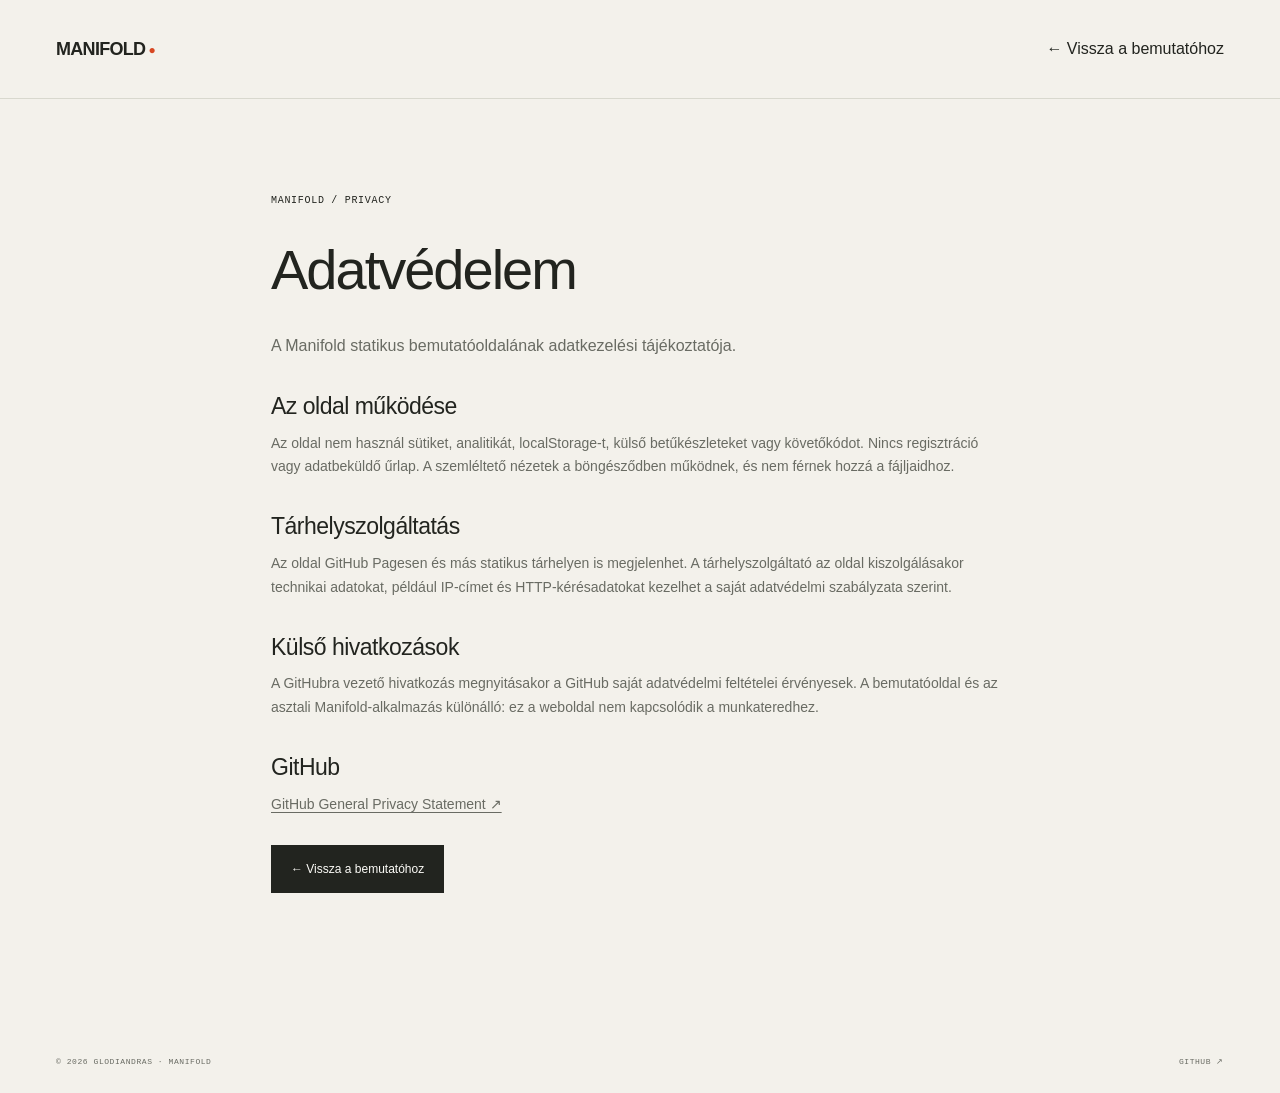
<file: adatvedelem.html>
<!doctype html>
<html lang="hu"><head><meta charset="utf-8"><meta name="viewport" content="width=device-width, initial-scale=1"><meta name="description" content="A Manifold statikus bemutatóoldalának adatkezelési tájékoztatója."><meta name="theme-color" content="#f3f1eb"><meta http-equiv="Content-Security-Policy" content="default-src &#x27;none&#x27;; script-src &#x27;none&#x27;; style-src &#x27;sha256-ugNHBpiIQmaqIvLHRdOj9VL13l5VfPDwsbA/gF46Z6E=&#x27;; img-src &#x27;self&#x27; data:; font-src &#x27;none&#x27;; base-uri &#x27;none&#x27;; form-action &#x27;none&#x27;; object-src &#x27;none&#x27;">
<meta name="manifold-web-version" content="v0.0">
<meta name="robots" content="index, follow">
<meta property="og:type" content="website">
<meta property="og:site_name" content="Manifold">
<meta property="og:title" content="Adatvédelem · Manifold">
<meta property="og:description" content="A Manifold statikus bemutatóoldalának adatkezelési tájékoztatója.">
<meta property="og:locale" content="hu_HU">
<meta name="twitter:card" content="summary_large_image">
<link rel="canonical" href="https://glodiandras.github.io/Manifold/adatvedelem.html">
<meta property="og:url" content="https://glodiandras.github.io/Manifold/adatvedelem.html">
<meta property="og:image" content="https://glodiandras.github.io/Manifold/social.png">
<meta property="og:image:width" content="1200">
<meta property="og:image:height" content="630">
<meta property="og:image:alt" content="Manifold — Many ideas. One system.">
<link rel="alternate" hreflang="en" href="https://glodiandras.github.io/Manifold/privacy.html">
<link rel="alternate" hreflang="hu" href="https://glodiandras.github.io/Manifold/adatvedelem.html">
<link rel="alternate" hreflang="x-default" href="https://glodiandras.github.io/Manifold/privacy.html"><title>Adatvédelem · Manifold</title><link rel="icon" href="mark.svg" type="image/svg+xml"><style id="manifold-style">
@charset "UTF-8";
:root{color-scheme:light;--paper:#f3f1eb;--ink:#22241f;--muted:#696b63;--line:#d8d8ce;--accent:#d74722;--orange:#ee6435;--white:#fdfcf8;--mono:"SFMono-Regular",Consolas,"Liberation Mono",monospace;--sans:"Helvetica Neue",Helvetica,Arial,sans-serif}
*{box-sizing:border-box}
html{scroll-behavior:smooth;scroll-padding-top:28px}
body{margin:0;background:var(--paper);color:var(--ink);font-family:var(--sans);font-size:16px;-webkit-font-smoothing:antialiased}
a{color:inherit;text-decoration:none}
button,input,summary{font:inherit}
a,summary,label{-webkit-tap-highlight-color:transparent}
a:focus-visible,summary:focus-visible{outline:2px solid var(--accent);outline-offset:6px}
::selection{background:#f4b39a;color:var(--ink)}
h1,h2,h3,h4,p{margin:0}
h1,h2,h3,h4{font-weight:500}
p{line-height:1.7}
svg{display:block;max-width:100%}
fieldset{min-inline-size:0}
section[id]{scroll-margin-top:24px}
.wrap{max-width:1328px;margin:auto;padding-left:56px;padding-right:56px}
.mono{font-family:var(--mono);font-size:10px;line-height:1.6;letter-spacing:.07em;font-weight:400}
.sr-only{position:absolute;width:1px;height:1px;padding:0;overflow:hidden;clip-path:inset(50%);white-space:nowrap;border:0}
.skip{position:fixed;top:-100px;left:20px;z-index:30;padding:12px 20px;background:var(--ink);color:var(--white)}
.skip:focus{top:12px}
.site-header{display:flex;align-items:center;justify-content:space-between;gap:30px;height:99px;border-bottom:1px solid var(--line)}
.wordmark{display:flex;align-items:center;gap:10px;font-size:18px;letter-spacing:-.7px;font-weight:750}
.wordmark svg{width:29px;height:29px;stroke:var(--ink);stroke-width:1.7;fill:none}
.wordmark-dot{font-size:12px;align-self:flex-start;margin-top:4px;margin-left:-7px;color:var(--accent)}
.main-nav{display:flex;gap:27px;font-size:12px}
.main-nav a,.text-link{transition:color .2s}
.main-nav a:hover,.text-link:hover{color:var(--accent)}
.header-end{display:flex;gap:29px;align-items:center;font-size:12px}
.language{display:flex;gap:8px;font-family:var(--mono);font-size:10px}
.language span,.language a:not([aria-current]){color:var(--muted)}
.language [aria-current]{text-decoration:underline;text-underline-offset:4px}
.contact-nav{padding:11px 14px;border:1px solid var(--ink)}
.contact-nav span{margin-left:15px}
.contact-nav:hover{background:var(--ink);color:var(--white)}
.hero-meta{display:flex;justify-content:space-between;gap:20px;margin-top:34px;color:var(--muted)}
.hero-meta>span:first-child{color:var(--ink);display:flex;align-items:center;gap:8px}
.status-dot{width:5px;height:5px;background:var(--accent);display:inline-block;border-radius:50%;flex:none}
.hero-grid{display:grid;grid-template-columns:1.1fr 1fr;align-items:center;gap:25px;padding:61px 0 64px}
.hero h1{font-size:clamp(58px,6.35vw,88px);line-height:1.035;letter-spacing:-5px;font-weight:500}
.hero h1>span{color:var(--accent)}
.hero-intro{font-size:15px;color:var(--muted);line-height:1.75;max-width:390px;margin-top:27px}
.button{display:inline-flex;align-items:center;gap:39px;background:var(--ink);color:var(--white);font-size:12px;padding:17px 20px;margin-top:29px;transition:background .2s,transform .2s}
.button:hover{background:var(--accent);transform:translateY(-2px)}
.button span{font-size:18px;line-height:1}
.hero-story{display:inline-flex;gap:15px;font-size:12px;margin:16px 0 0 23px}
.hero-art{position:relative;align-self:stretch;display:flex;flex-direction:column;justify-content:center;margin-top:-8px}
.art-coordinate,.art-bottom{font-size:8px;color:var(--muted)}
.art-coordinate{position:absolute;top:8px;left:20px}
.manifold-art{width:100%;height:auto;overflow:visible}
.manifold-art .axis{stroke:var(--line);stroke-width:.7}
.orbit{fill:none;stroke:#bfc1b6;stroke-width:.7;stroke-dasharray:3 5}
.mesh{fill:none;stroke:var(--ink);stroke-width:.9;opacity:.86}
.art-line{fill:none;stroke:var(--ink);stroke-width:.75}
.art-node{fill:var(--paper);stroke:var(--ink);stroke-width:1}
.manifold-art text{font-family:var(--mono);font-size:8px;fill:var(--muted);letter-spacing:.7px}
.art-bottom{display:flex;justify-content:space-between;position:absolute;bottom:2px;left:20px;right:20px}
.hero-bottom{display:flex;justify-content:space-between;gap:16px;border-top:1px solid var(--line);padding:20px 0;color:var(--muted);font-size:9px}
.hero-bottom a{color:var(--ink)}
.hero-bottom a span{margin-left:20px}
.section-space{padding-top:94px;padding-bottom:94px}
.film-section{display:grid;grid-template-columns:1fr 1fr;gap:56px;align-items:center;padding-top:48px;padding-bottom:48px;border-top:1px solid var(--line);border-bottom:1px solid var(--line)}
.film-status{display:inline-block;border:1px solid var(--ink);padding:5px 10px;margin-bottom:18px}
.film-copy h2{font-size:clamp(28px,3vw,40px);line-height:1.15;letter-spacing:-1.3px;margin-bottom:18px}
.film-copy>p{max-width:450px;color:var(--muted);font-size:14px}
.film-copy .film-note{margin-top:20px;color:var(--ink);font-size:10px}
.film-frame{aspect-ratio:16/9;border:1px solid var(--line);background:var(--white);display:flex;flex-direction:column;align-items:center;justify-content:center;gap:16px;position:relative;color:var(--muted)}
.film-frame svg{width:54px;fill:none;stroke:var(--muted);stroke-width:1.2}
.film-frame .film-frame-caption{position:absolute;left:16px;bottom:12px;font-size:8px}
@media(max-width:700px){.film-section{grid-template-columns:1fr;gap:28px}.film-frame{width:100%}}
.section-index{display:flex;align-items:center;gap:22px;color:var(--muted);font-size:9px;margin-bottom:48px}
.section-index>span:first-child{color:var(--ink)}
.index-rule{height:1px;background:var(--line);flex:1}
.project-grid{display:grid;grid-template-columns:1fr 1.07fr;gap:100px}
h2{font-size:clamp(36px,3.6vw,49px);line-height:1.12;letter-spacing:-2px}
.project-copy .large-copy{font-size:21px;line-height:1.5;letter-spacing:-.4px;color:var(--ink);margin-bottom:20px}
.project-copy>p{font-size:13px;color:var(--muted)}
.project-facts{display:grid;grid-template-columns:1fr 1.2fr 1fr;gap:15px;border-top:1px solid var(--line);margin-top:34px;padding-top:20px}
.project-facts span{font-size:8px;color:var(--muted);display:block;text-transform:uppercase;margin-bottom:7px}
.project-facts strong{font-size:11px;font-weight:500;line-height:1.6;display:block}
.workspace-section{background:#e9e9e1}
.section-heading{display:flex;align-items:end;justify-content:space-between;gap:70px;margin-bottom:42px}
.section-heading>p{font-size:13px;max-width:315px;color:var(--muted)}
.workspace-demo{margin:0;padding:0;border:none;position:relative}
.demo-tabs{display:flex;gap:8px;align-items:center;margin-bottom:19px}
.demo-tabs label{cursor:pointer;padding:11px 18px;font-size:11px;border:1px solid #c9cbc0;border-radius:2px;transition:background .2s}
.tab-number{font-family:var(--mono);font-size:8px;color:var(--muted);margin-right:8px}
.demo-tab-hint{margin-left:auto;color:var(--muted);font-size:8px}
.demo-tab-hint>span{margin-left:10px;font-size:16px}
#view-notes:checked~.demo-tabs label[for=view-notes],#view-graph:checked~.demo-tabs label[for=view-graph],#view-study:checked~.demo-tabs label[for=view-study]{color:var(--white);background:var(--ink);border-color:var(--ink)}
#view-notes:checked~.demo-tabs label[for=view-notes] .tab-number,#view-graph:checked~.demo-tabs label[for=view-graph] .tab-number,#view-study:checked~.demo-tabs label[for=view-study] .tab-number{color:#b9bdb0}
#view-notes:focus-visible~.demo-tabs label[for=view-notes],#view-graph:focus-visible~.demo-tabs label[for=view-graph],#view-study:focus-visible~.demo-tabs label[for=view-study]{outline:2px solid var(--accent);outline-offset:4px}
.app-window{border:1px solid #c7c9bd;border-radius:7px;overflow:hidden;background:var(--white);box-shadow:0 16px 40px #32352c0a}
.app-titlebar{display:flex;align-items:center;justify-content:space-between;height:43px;border-bottom:1px solid #dddcd3;background:#f7f6f1;padding:0 17px;font-size:10px;color:var(--muted)}
.window-dots{display:flex;gap:5px;width:70px}
.window-dots i{width:7px;height:7px;background:#d1d0c7;border-radius:50%}
.window-dots i:first-child{background:#c7a197}
.titlebar-divider{padding:0 7px;color:#a5a59b}
.local-badge{font-family:var(--mono);font-size:8px;display:flex;align-items:center;gap:6px;width:70px;justify-content:end}
.local-badge .status-dot,.sidebar-bottom .status-dot,.app-status .status-dot{background:#687c5c}
.app-body{display:grid;grid-template-columns:191px minmax(0,1fr) 180px;min-height:472px}
.app-sidebar{position:relative;background:#eeeee6;border-right:1px solid #dddcd3;padding:25px 12px 50px}
.sidebar-heading{font-size:8px;color:#7a7c70;padding:0 8px;margin-bottom:13px}
.sidebar-row{font-size:10px;padding:8px;display:flex;gap:8px;align-items:center;color:#626759}
.sidebar-row>span{width:11px;color:#969b8e}
.sidebar-files{margin-top:24px;margin-bottom:7px}
.sidebar-row.file{font-size:9px;padding-left:16px;white-space:nowrap}
.sidebar-row.active{background:#dfe2d4;border-radius:3px;color:#38432e}
.sidebar-row .pdf-icon{font-family:var(--mono);font-size:6px;letter-spacing:-.2px;color:#a1745d;width:14px}
.sidebar-bottom{position:absolute;bottom:20px;left:20px;display:flex;gap:6px;align-items:center;font-size:7px;color:#7a7c70}
.app-main{min-width:0}
.editor-tab{height:39px;display:flex;gap:9px;align-items:center;padding:0 19px;border-bottom:1px solid #e8e7df;font-size:9px;color:#5e6357}
.tab-close{margin-left:auto;color:#989d90}
.note-page{padding:29px 38px 31px;max-width:660px;margin:auto}
.breadcrumb{font-size:7px;letter-spacing:0;color:#8a8b80;margin-bottom:23px}
.note-page h3{font-size:29px;letter-spacing:-1px;line-height:1.2;margin-bottom:12px}
.note-properties{display:flex;gap:6px;letter-spacing:0;font-size:7px;margin-bottom:22px}
.note-properties span{padding:3px 6px;background:#eceee4;color:#657056}
.note-page p{font-size:11px;line-height:1.85;color:#666c5d}
.note-page .note-lead{font-size:12px;line-height:1.8;color:#454b3d}
.note-page h4{font-size:16px;letter-spacing:-.3px;margin:22px 0 9px}
.note-callout{background:#f3f0e4;border-left:2px solid #acaa83;display:flex;gap:12px;padding:12px;margin:17px 0}
.note-callout>span{color:#8b885d;font-size:17px}
.wiki-link{color:#944b39;border-bottom:1px solid #d3ac9d}
.note-source{display:flex;justify-content:space-between;font-size:8px;color:#989c8e;border-top:1px solid #e7e8df;margin-top:20px;padding-top:12px}
.app-context{padding:29px 18px;border-left:1px solid #e8e7df;position:relative}
.app-context>p{font-size:7px;color:#868b7c;letter-spacing:.05em;margin-bottom:19px}
.context-link{display:flex;gap:6px;align-items:center;font-size:8px;line-height:1.5;margin-bottom:12px;color:#6b725f}
.context-link i{width:4px;height:4px;border:1px solid #b2b8a4;border-radius:50%}
.context-quote{margin-top:31px;padding-top:18px;border-top:1px solid #e7e8df}
.quote-mark{font-size:35px;line-height:1;color:#acb19c}
.context-quote p{font-family:Georgia,serif;font-size:13px;font-style:italic;line-height:1.7;color:#727965;margin:3px 0 15px}
.context-quote>.mono{font-size:6px;letter-spacing:0;color:#8b907f}
.context-foot{position:absolute;bottom:24px;font-size:6px;line-height:2;color:#8b907f}
.app-status{padding:9px 15px;border-top:1px solid #dddcd3;display:flex;justify-content:space-between;font-size:7px;color:#828875}
.app-status>span:first-child{display:flex;gap:6px;align-items:center}
.app-status>span:last-child>span{margin:0 12px}
.demo-panel{display:none}
#view-notes:checked~.app-window .notes-panel,#view-graph:checked~.app-window .graph-panel,#view-study:checked~.app-window .study-panel{display:block}
.graph-stage{padding:20px 15px;background-image:radial-gradient(#c7cbbf .7px,transparent .7px);background-size:16px 16px;min-height:433px;display:flex;flex-direction:column;justify-content:center}
.graph-stage svg{width:100%;max-height:370px}
.graph-edges{fill:none;stroke:#c4c8b9;stroke-width:1}
.graph-small{fill:#8b9879;stroke:var(--white);stroke-width:3}
.graph-center{fill:var(--orange);stroke:#efd1bf;stroke-width:9}
.graph-labels{font-family:var(--sans);font-size:12px;fill:#6a745e}
.graph-labels text:first-child{fill:var(--ink);font-weight:600}
.graph-note{font-size:7px;text-align:center;color:#88907b;margin-top:9px}
.study-stage{padding:29px 37px;min-height:433px}
.study-meta{display:flex;justify-content:space-between;font-size:7px;color:#878d7b}
.study-card{border:1px solid #d9ddce;border-radius:4px;padding:26px 25px;background:#f8f9f2;margin-top:22px}
.card-kicker{font-size:7px;color:#8d947e}
.study-card h3{font-size:24px;line-height:1.3;letter-spacing:-.7px;margin-top:18px;max-width:300px}
.card-answer{margin-top:28px;border-top:1px solid #d9ddce}
.card-answer summary{list-style:none;font-size:10px;cursor:pointer;padding-top:16px;display:flex;justify-content:space-between;color:#70795d}
.card-answer summary::-webkit-details-marker{display:none}
.card-answer[open] summary{color:#38452c}
.card-answer p{font-size:12px;line-height:1.7;color:#556149;padding-top:15px}
.study-source{font-size:9px;color:#7b856c;margin-top:19px}
.study-disclaimer{font-size:7px;color:#929886;margin-top:19px;letter-spacing:0}
.demo-caption{display:flex;justify-content:space-between;gap:20px;margin-top:17px;color:#777c6b}
.demo-caption p{font-size:9px;display:flex;align-items:center;gap:7px}
.caption-dot{width:4px;height:4px;background:#929781;border-radius:50%;flex:none}
.demo-caption>.mono{font-size:8px}
.feature-grid{display:grid;grid-template-columns:repeat(2,minmax(0,1fr));gap:14px}
.feature{min-height:300px;position:relative;background:#e9e9e1;border:1px solid #ddddD3;padding:26px 29px 29px;display:flex;flex-direction:column}
.feature-number{font-size:8px;color:var(--muted)}
.feature-text{margin-top:auto;padding-top:25px}
.feature h3{font-size:25px;letter-spacing:-.8px;margin-bottom:10px}
.feature p{font-size:12px;color:var(--muted);max-width:410px;line-height:1.8}
.feature-dark{background:var(--ink);color:var(--white);border-color:var(--ink)}
.feature-dark .feature-number{color:#b2b7a6}
.feature-dark p{color:#b6bbac}
.feature-file-art{height:96px;display:flex;align-items:center;justify-content:center;padding-top:15px}
.feature-file-art>span{font-family:var(--mono);font-size:10px;border:1px solid #c4c7b9;border-radius:3px;padding:18px 13px;background:#f6f6ef;box-shadow:0 4px 5px #22241f05;transform:rotate(-9deg)}
.feature-file-art>span:nth-child(2){margin-left:-6px;transform:translateY(-5px) rotate(4deg);color:#a85636}
.feature-file-art>span:nth-child(3){margin-left:-6px;transform:rotate(12deg)}
.feature-file-art b{font-size:26px;font-weight:400;margin-left:20px;color:var(--accent)}
.ai-art{display:flex;align-items:center;justify-content:center;gap:12px;font-family:var(--mono);font-size:9px;letter-spacing:.02em;height:96px;padding-top:15px;color:#b6bbac}
.ai-line{width:32px;height:1px;background:#646b58}
.ai-measure{display:grid;place-items:center;width:43px;height:43px;border:1px solid #9a674d;border-radius:50%;font-size:18px;color:#ed8054}
.ai-art>span:last-child{color:#eab292}
.learning-art{display:flex;align-items:center;justify-content:center;height:96px;padding-top:15px;gap:10px}
.learning-art>span{width:77px;height:62px;border:1px solid #c4c7b9;background:#f6f6ef;font-family:Georgia,serif;font-style:italic;font-size:34px;display:grid;place-items:center;transform:rotate(-7deg)}
.learning-art>span:nth-child(2){margin-left:-17px;transform:rotate(8deg);color:var(--accent)}
.learning-art b{font-size:25px;color:#a9b09c;font-weight:400;margin-left:16px}
.ownership-art{height:96px;padding-top:12px;display:flex;align-items:center;justify-content:center;gap:16px}
.ownership-art svg{width:100px;stroke:#7e8a6c;stroke-width:1;fill:none}
.ownership-art span{font-size:7px;color:#7c866e}
.engineering-section{background:var(--ink);color:var(--white)}
.engineering-section .section-index,.engineering-section .section-index>span:first-child{color:#b4baa7}
.engineering-section .index-rule{background:#505647}
.engineering-grid{display:grid;grid-template-columns:1fr 1fr;gap:110px}
.engineering-intro{font-size:17px;line-height:1.65;color:#dedfd6;margin:26px 0 19px}
.engineering-grid>div>p:not(.engineering-intro){font-size:12px;color:#a5ad98;line-height:1.85}
.engineering-tags{display:flex;gap:8px;margin-top:28px;flex-wrap:wrap}
.engineering-tags span{padding:6px 8px;font-size:8px;border:1px solid #505647;color:#c1c8b5}
.architecture{border:1px solid #505647;align-self:start}
.architecture-head{display:flex;justify-content:space-between;background:#2a2e25;padding:15px 19px;border-bottom:1px solid #505647;color:#acb49b;font-size:8px}
.architecture-row{display:flex;align-items:center;gap:19px;border-bottom:1px solid #414838;padding:17px 20px}
.architecture-number{font-size:8px;color:#849073}
.architecture-row h3{font-size:14px;margin-bottom:4px}
.architecture-row p{font-family:var(--mono);font-size:8px;line-height:1.6;color:#a0aa90;letter-spacing:0}
.architecture-symbol{margin-left:auto;color:#c67b54;font-size:23px;line-height:1;font-weight:300}
.architecture-base{display:flex;gap:8px;align-items:center;font-size:7px;color:#a0aa90;padding:15px 20px}
.architecture-base .status-dot{background:#c67b54}
.journal-grid{display:grid;grid-template-columns:1fr 1fr;gap:110px}
.journal-grid>div>p{font-size:13px;color:var(--muted);max-width:330px;margin-top:25px}
.journal-entry{border-top:1px solid var(--line);padding:22px 0 27px}
.journal-tag{color:var(--accent);font-size:8px}
.journal-entry h3{font-size:20px;letter-spacing:-.5px;margin:11px 0}
.journal-entry p{font-size:12px;color:var(--muted)}
.limits{border-top:1px solid var(--line);border-bottom:1px solid var(--line)}
.limits summary{list-style:none;cursor:pointer;padding:21px 0;display:flex;justify-content:space-between;font-size:12px}
.limits summary::-webkit-details-marker{display:none}
.limits summary>span{font-size:19px;color:var(--muted);line-height:1}
.limits[open] summary>span{transform:rotate(45deg)}
.limits>div{padding:0 0 20px}
.limits p{font-size:12px;color:var(--muted);margin-bottom:11px}
.contact-section{background:var(--orange);padding:35px 0 30px}
.contact-top{display:flex;justify-content:space-between;font-size:9px;color:#502d21}
.contact-grid{display:flex;justify-content:space-between;align-items:center;gap:60px;padding:48px 0 43px}
.contact-grid h2{font-size:clamp(45px,5.3vw,72px);letter-spacing:-3px;line-height:1.08;max-width:770px}
.contact-grid p{font-size:13px;color:#4c2d21;max-width:440px;margin-top:22px}
.contact-arrow{width:106px;height:106px;flex-shrink:0;display:grid;place-items:center;border:1px solid #8c432b;border-radius:50%;font-size:65px;line-height:1;transition:background .2s,transform .2s}
.contact-arrow:hover{background:var(--ink);color:var(--orange);transform:rotate(8deg)}
.contact-bottom{display:flex;align-items:center;justify-content:space-between;gap:25px;border-top:1px solid #b9512c;padding-top:22px}
.contact-bottom>a{font-size:13px}
.contact-bottom>a>span{margin-left:22px}
.contact-bottom>.mono{font-size:8px;color:#502d21}
.site-footer{padding-top:49px;padding-bottom:24px}
.footer-brand{display:flex;align-items:center;justify-content:space-between;font-size:clamp(55px,12vw,160px);letter-spacing:-.065em;line-height:1;font-weight:600;border-bottom:1px solid var(--line);padding-bottom:36px}
.footer-brand>span{font-size:.45em;line-height:1;font-weight:400;align-self:flex-start;color:var(--accent);padding-top:12px}
.footer-meta{display:flex;justify-content:space-between;gap:25px;font-size:8px;color:var(--muted);padding-top:24px}
.footer-meta nav{display:flex;gap:24px}
.footer-meta a:hover{text-decoration:underline;text-underline-offset:4px}
.document{max-width:850px;min-height:65vh;padding-top:90px;padding-bottom:90px}
.document h1{font-size:56px;letter-spacing:-2px;line-height:1.12;margin:30px 0}
.document>p{color:var(--muted);max-width:620px}
.document section{margin-top:35px}
.document h2{font-size:23px;letter-spacing:-.5px;margin-bottom:12px}
.document section p{font-size:14px;color:var(--muted)}
.document section a{text-decoration:underline;text-underline-offset:3px}
@media(min-width:1500px){.hero-grid{padding-top:75px;padding-bottom:80px}
.hero h1{font-size:90px}
}
@media(max-width:1100px){.wrap{padding-left:36px;padding-right:36px}
.main-nav{gap:18px}
.hero h1{font-size:65px;letter-spacing:-3.5px}
.hero-grid{gap:5px}
.hero-story{margin-left:15px;font-size:11px}
.button{gap:20px}
.project-grid,.engineering-grid,.journal-grid{gap:55px}
.app-body{grid-template-columns:165px minmax(0,1fr) 151px}
.note-page{padding:27px}
.app-context{padding:27px 13px}
.feature-file-art>span{font-size:8px;padding:16px 9px}
.ai-art{gap:9px;font-size:8px}
.ai-line{width:24px}
}
@media(max-width:850px){.main-nav{display:none}
.hero-meta>span:last-child{font-size:8px}
.hero-grid{grid-template-columns:1.15fr 1fr;padding-top:48px;padding-bottom:50px}
.hero h1{font-size:54px;letter-spacing:-2.8px}
.hero-intro{font-size:13px}
.hero-story{display:flex;margin-left:0}
.hero-art{min-height:300px}
.art-coordinate{font-size:6px;left:4px;top:15px}
.art-bottom{font-size:6px;left:4px;right:4px;bottom:15px}
.section-space{padding-top:72px;padding-bottom:72px}
.project-grid{gap:35px}
.project-copy .large-copy{font-size:18px}
.project-facts{grid-template-columns:1fr 1fr;gap:20px}
.project-facts>div:last-child{grid-column:1/-1}
.section-heading{gap:35px}
.section-heading>p{max-width:250px;font-size:12px}
.app-body{grid-template-columns:149px minmax(0,1fr)}
.app-context{display:none}
.note-page h3{font-size:26px}
.demo-caption>.mono{display:none}
.demo-tab-hint{display:none}
.engineering-grid,.journal-grid{gap:40px}
h2{font-size:36px}
.feature{padding:23px;min-height:295px}
.feature h3{font-size:22px}
.feature-file-art{justify-content:flex-start}
.feature-file-art b{margin-left:12px}
.ai-art{gap:6px;font-size:7px}
.ai-line{width:17px}
.ai-measure{width:35px;height:35px}
.ownership-art{gap:5px}
.ownership-art span{font-size:6px}
.contact-grid h2{font-size:54px;letter-spacing:-2.5px}
.contact-arrow{width:85px;height:85px;font-size:50px}
.contact-bottom>.mono{max-width:220px;text-align:right}
}
@media(max-width:600px){html{scroll-padding-top:18px}
.wrap{padding-left:22px;padding-right:22px}
.site-header{height:77px;gap:14px}
.wordmark{font-size:15px;gap:7px}
.wordmark svg{width:25px;height:25px}
.wordmark-dot{font-size:10px;margin-left:-4px}
.header-end{gap:15px}
.contact-nav{font-size:10px;padding:8px 10px}
.contact-nav span{margin-left:9px}
.language{font-size:9px;gap:5px}
.hero-meta{margin-top:25px;font-size:8px}
.hero-meta>span:last-child{display:none}
.hero-grid{display:flex;flex-direction:column;padding-top:40px;padding-bottom:22px;gap:16px;align-items:stretch}
.hero h1{font-size:clamp(46px,11.7vw,68px);letter-spacing:-2.8px}
.hero-intro{font-size:14px;max-width:340px;margin-top:22px}
.button{font-size:11px;margin-top:25px;padding:16px 17px;gap:27px}
.hero-story{display:inline-flex;font-size:10px;margin-left:16px;gap:8px}
.hero-art{width:100%;max-width:400px;min-height:0;align-self:center;margin-top:5px}
.manifold-art{max-height:290px}
.art-coordinate{top:10px;font-size:6px}
.art-bottom{bottom:8px}
.hero-bottom{flex-wrap:wrap;font-size:7px;padding:18px 0;gap:12px}
.hero-bottom>span:nth-child(2){display:none}
.section-space{padding-top:55px;padding-bottom:55px}
.section-index{font-size:7px;gap:13px;margin-bottom:31px}
.section-index>span:last-child{font-size:6px}
.project-grid{grid-template-columns:1fr;gap:26px}
h2{font-size:36px;letter-spacing:-1.7px}
.project-copy .large-copy{font-size:19px;margin-bottom:16px}
.project-copy>p{font-size:13px}
.project-facts{grid-template-columns:1fr 1fr 1fr;margin-top:25px;gap:15px}
.project-facts>div:last-child{grid-column:auto}
.project-facts strong{font-size:10px}
.project-facts span{font-size:6px}
.section-heading{display:block;margin-bottom:28px}
.section-heading>p{max-width:350px;margin-top:18px;font-size:12px}
.demo-tabs{gap:5px;margin-bottom:13px}
.demo-tabs label{font-size:9px;padding:10px 9px;flex:1;text-align:center;white-space:nowrap}
.tab-number{font-size:7px;margin-right:4px}
.app-titlebar{height:36px;padding:0 12px;font-size:8px}
.window-dots{width:40px;gap:4px}
.window-dots i{width:6px;height:6px}
.local-badge{font-size:6px;width:40px}
.app-body{display:block;min-height:450px}
.app-sidebar{display:none}
.editor-tab{height:35px;font-size:8px;padding:0 18px}
.note-page{padding:25px 23px 30px}
.breadcrumb{font-size:6px;margin-bottom:20px}
.note-page h3{font-size:27px}
.note-page p{font-size:11px}
.note-page .note-lead{font-size:12px}
.note-page h4{margin-top:20px}
.note-properties{font-size:6px}
.app-status{font-size:6px;padding:9px 10px}
.app-status>span:last-child>span{margin:0 5px}
.demo-caption{margin-top:13px}
.demo-caption p{font-size:8px;line-height:1.6;align-items:start}
.caption-dot{margin-top:5px}
.graph-stage{min-height:415px;padding:20px 4px}
.graph-stage svg{height:330px}
.graph-labels{font-size:15px}
.graph-note{font-size:6px;margin-top:22px}
.study-stage{min-height:415px;padding:26px 23px}
.study-card{padding:25px 20px}
.study-card h3{font-size:25px}
.study-meta{font-size:6px}
.study-disclaimer{font-size:6px}
.feature-grid{grid-template-columns:1fr;gap:12px}
.feature{padding:24px;min-height:280px}
.feature h3{font-size:26px}
.feature p{font-size:12px}
.feature-file-art{justify-content:center}
.feature-file-art>span{font-size:9px;padding:18px 13px}
.feature-number{font-size:8px}
.ai-art{gap:13px;font-size:8px}
.ai-line{width:29px}
.ai-measure{width:42px;height:42px}
.ownership-art{gap:16px}
.ownership-art span{font-size:7px}
.engineering-grid,.journal-grid{grid-template-columns:1fr;gap:35px}
.engineering-intro{font-size:17px;margin-top:23px}
.engineering-tags{margin-top:23px}
.architecture-row{padding:18px}
.journal-grid>div>p{margin-top:19px;max-width:350px}
.journal-entry{padding-top:21px}
.contact-section{padding:27px 0}
.contact-top{font-size:7px}
.contact-grid{gap:15px;padding:35px 0 29px}
.contact-grid h2{font-size:39px;letter-spacing:-1.8px}
.contact-grid p{font-size:12px;margin-top:20px}
.contact-arrow{width:51px;height:51px;font-size:32px;align-self:flex-start;margin-top:6px}
.contact-bottom{align-items:start;padding-top:19px}
.contact-bottom>a{font-size:11px;max-width:190px}
.contact-bottom>a>span{margin-left:6px}
.contact-bottom>.mono{font-size:6px;max-width:130px;letter-spacing:0}
.site-footer{padding-top:32px;padding-bottom:23px}
.footer-brand{font-size:13.2vw;padding-bottom:24px}
.footer-brand>span{padding-top:4px}
.footer-meta{font-size:6px;flex-direction:column;gap:16px;padding-top:20px}
.footer-meta nav{justify-content:space-between;gap:15px}
.document{padding-top:50px;padding-bottom:55px}
.document h1{font-size:40px}
.document .mono{font-size:8px}
}
@media(prefers-reduced-motion:reduce){html{scroll-behavior:auto}
*,*::before,*::after{transition:none!important;animation:none!important}
}
@media print{body{background:white;color:black}
.wrap{padding:0;max-width:none}
.site-header,.hero-art,.demo-tabs,.contact-arrow,.footer-brand,.skip{display:none}
.section-space{padding:25px 0;break-inside:avoid}
.hero-grid{padding:25px 0}
.hero h1{font-size:48px}
.project-grid,.engineering-grid,.journal-grid{display:block}
.feature-grid{gap:12px}
.feature,.engineering-section,.contact-section{background:white;color:black}
.feature-dark p,.engineering-grid>div>p:not(.engineering-intro){color:#444}
.app-window{box-shadow:none}
.demo-panel{display:none!important}
.notes-panel{display:block!important}
.app-context{display:none}
.app-body{grid-template-columns:150px 1fr}
.contact-section{padding:25px 0}
.site-footer{padding-top:25px}
a[href^="mailto:"]::after{content:" (" attr(href) ")";font-size:10px}
}

/* Release links use the existing journal and button styles. */
.download-links{display:flex;flex-wrap:wrap;gap:12px 20px;margin:20px 0 24px;font-size:12px}
.download-links a{text-decoration:underline;text-underline-offset:4px}
.release-download .button{margin-top:20px}

</style></head>
<body id="top"><a class="skip" href="#main">Ugrás a tartalomra</a><header class="site-header wrap"><a class="wordmark" href="hu.html">MANIFOLD<span class="wordmark-dot">●</span></a><a class="text-link" href="hu.html">← Vissza a bemutatóhoz</a></header><main class="document wrap" id="main"><span class="mono">MANIFOLD / PRIVACY</span><h1>Adatvédelem</h1><p>A Manifold statikus bemutatóoldalának adatkezelési tájékoztatója.</p><section><h2>Az oldal működése</h2><p>Az oldal nem használ sütiket, analitikát, localStorage-t, külső betűkészleteket vagy követőkódot. Nincs regisztráció vagy adatbeküldő űrlap. A szemléltető nézetek a böngésződben működnek, és nem férnek hozzá a fájljaidhoz.</p></section><section><h2>Tárhelyszolgáltatás</h2><p>Az oldal GitHub Pagesen és más statikus tárhelyen is megjelenhet. A tárhelyszolgáltató az oldal kiszolgálásakor technikai adatokat, például IP-címet és HTTP-kérésadatokat kezelhet a saját adatvédelmi szabályzata szerint.</p></section><section><h2>Külső hivatkozások</h2><p>A GitHubra vezető hivatkozás megnyitásakor a GitHub saját adatvédelmi feltételei érvényesek. A bemutatóoldal és az asztali Manifold-alkalmazás különálló: ez a weboldal nem kapcsolódik a munkateredhez.</p></section><section><h2>GitHub</h2><p><a href="https://docs.github.com/en/site-policy/privacy-policies/github-general-privacy-statement" rel="noopener noreferrer">GitHub General Privacy Statement ↗</a></p></section><a class="button" href="hu.html">← Vissza a bemutatóhoz</a></main><footer class="site-footer wrap"><div class="footer-meta mono"><span>© 2026 GLODIANDRAS · MANIFOLD</span><a href="https://github.com/glodiandras" rel="noopener noreferrer">GITHUB ↗</a></div></footer></body></html>
</file>
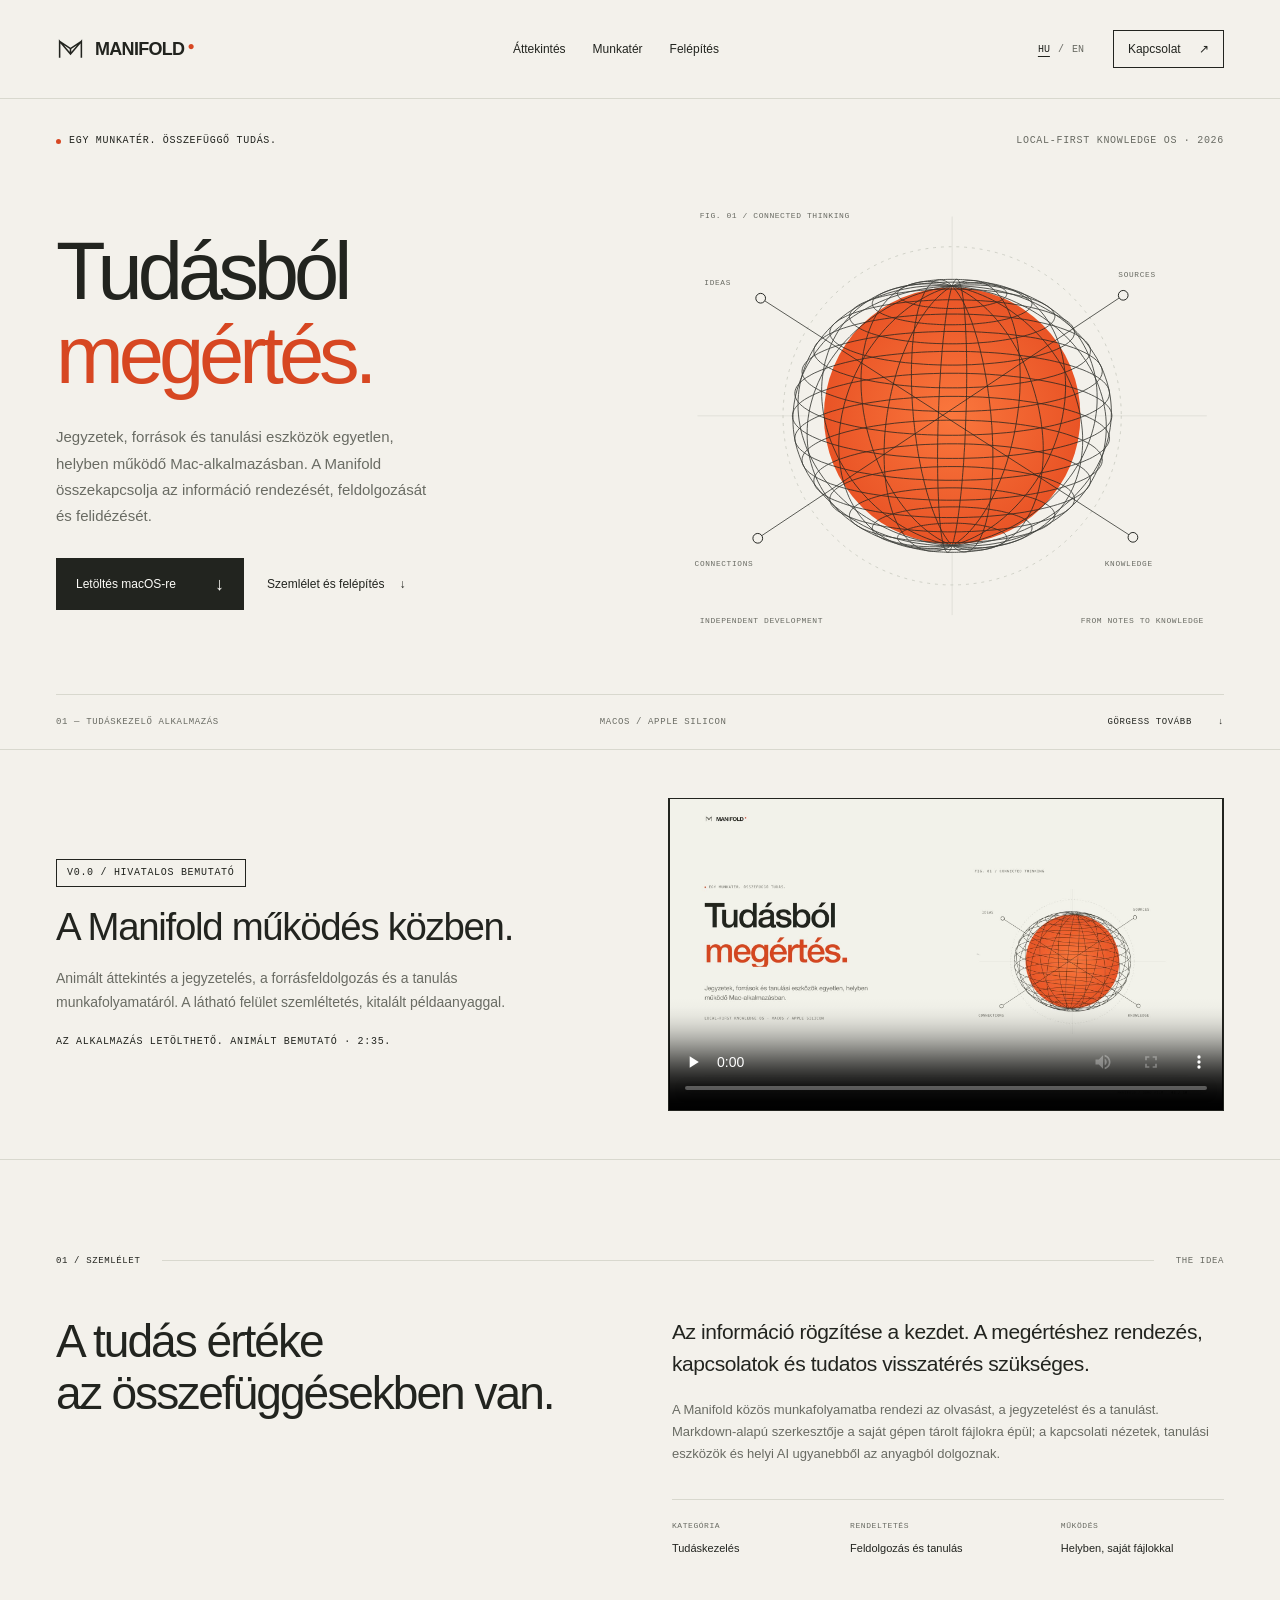
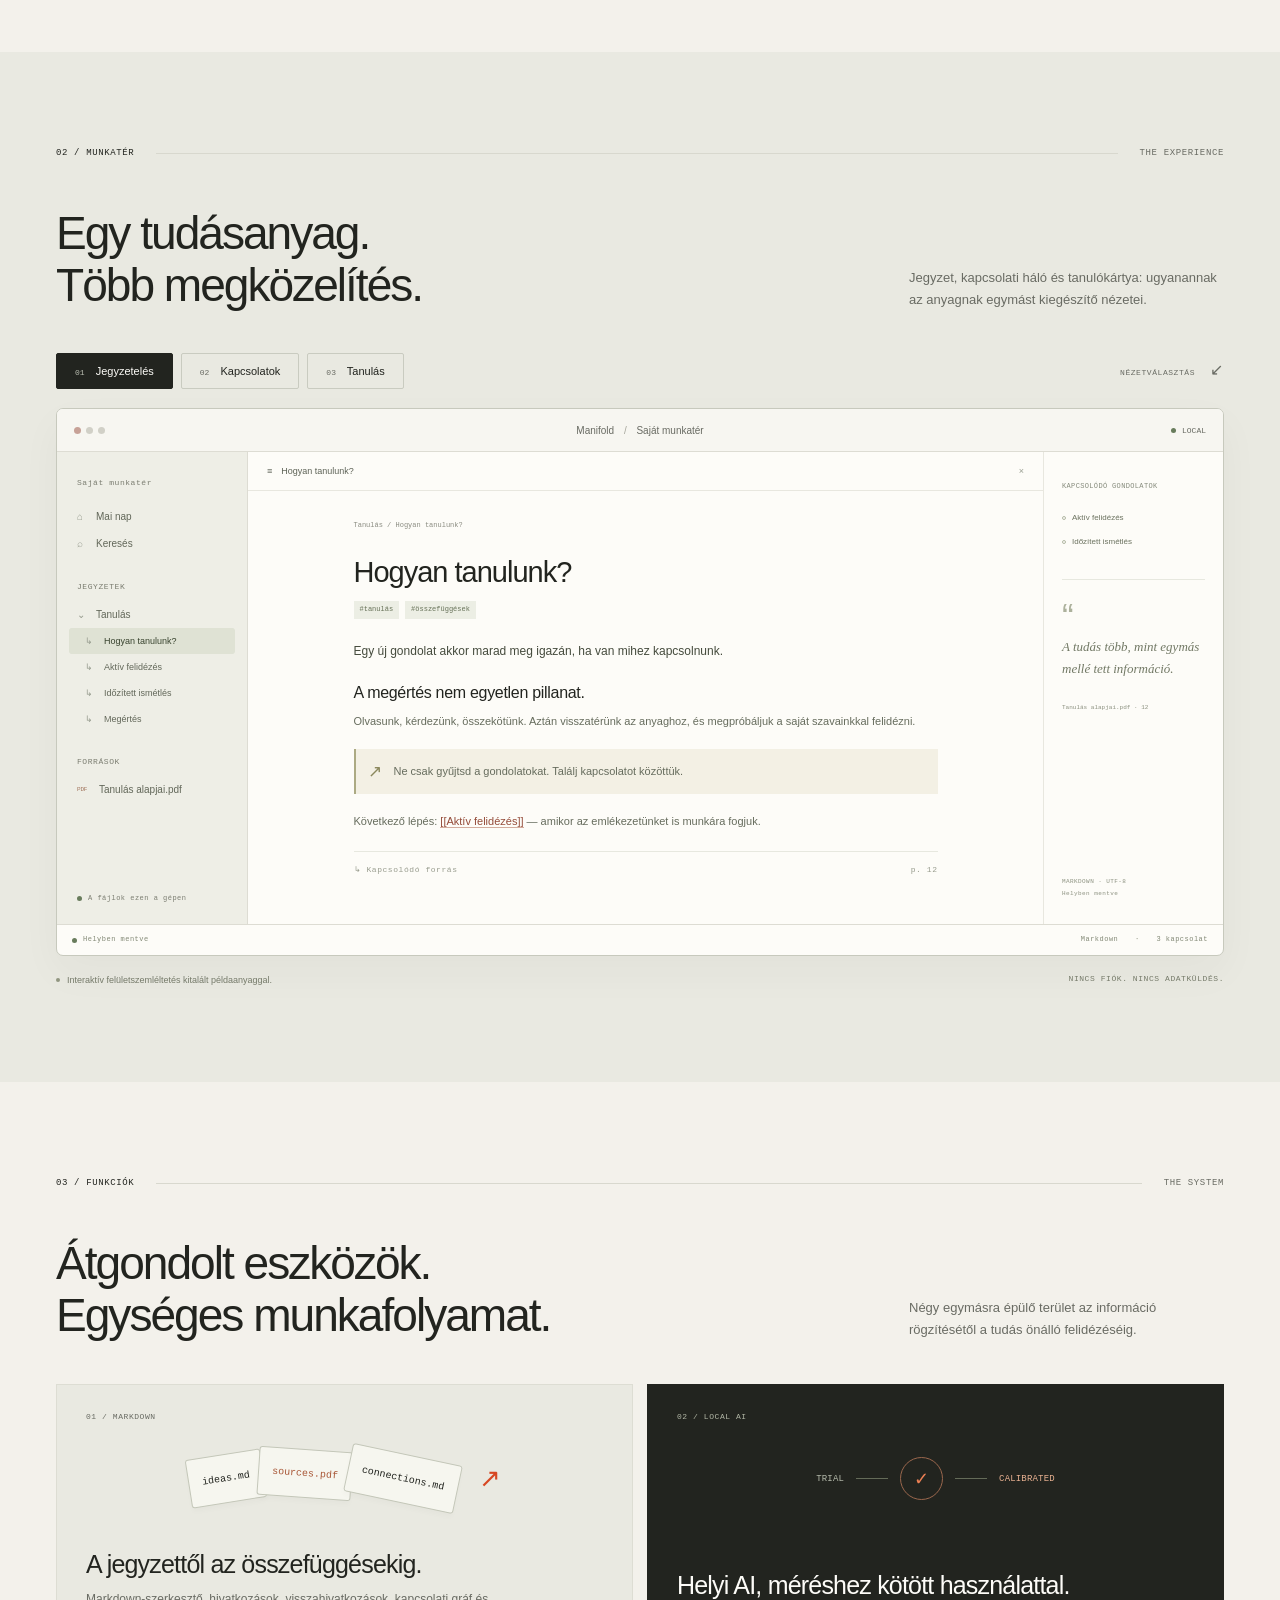
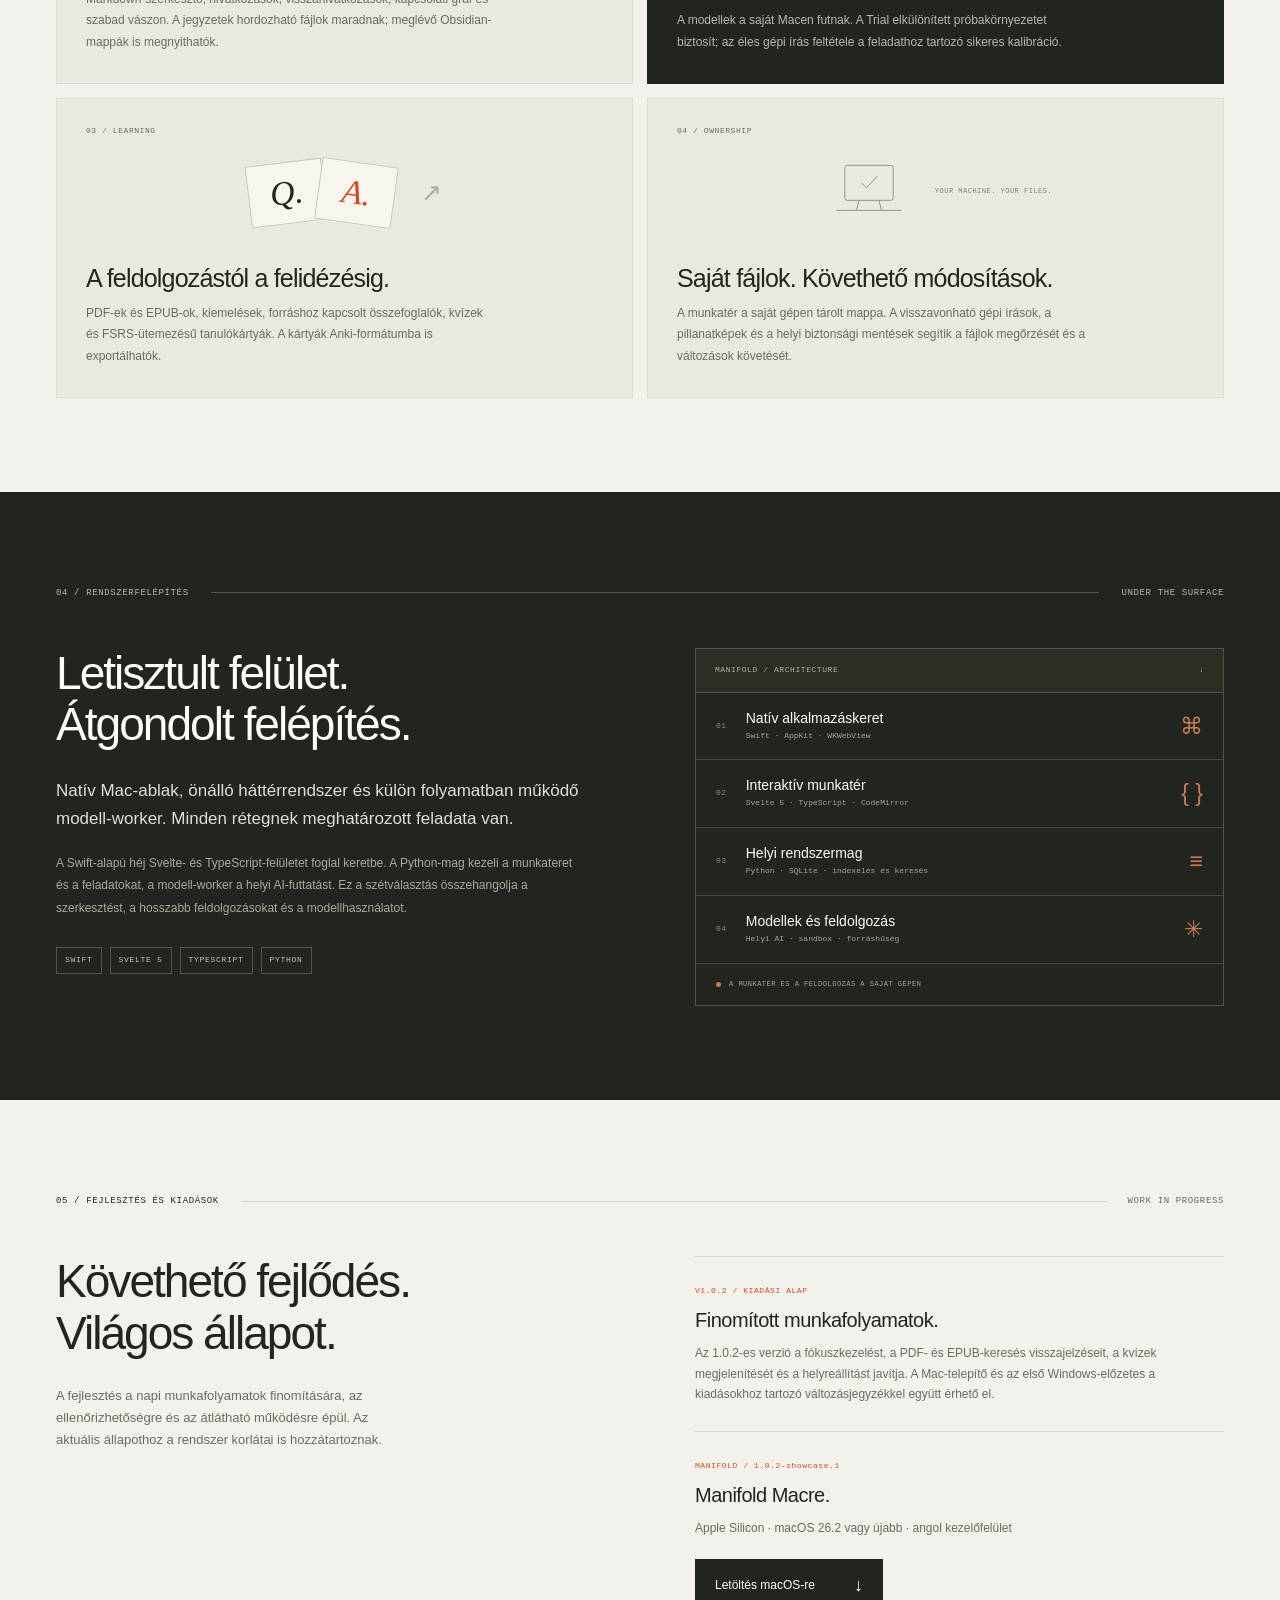
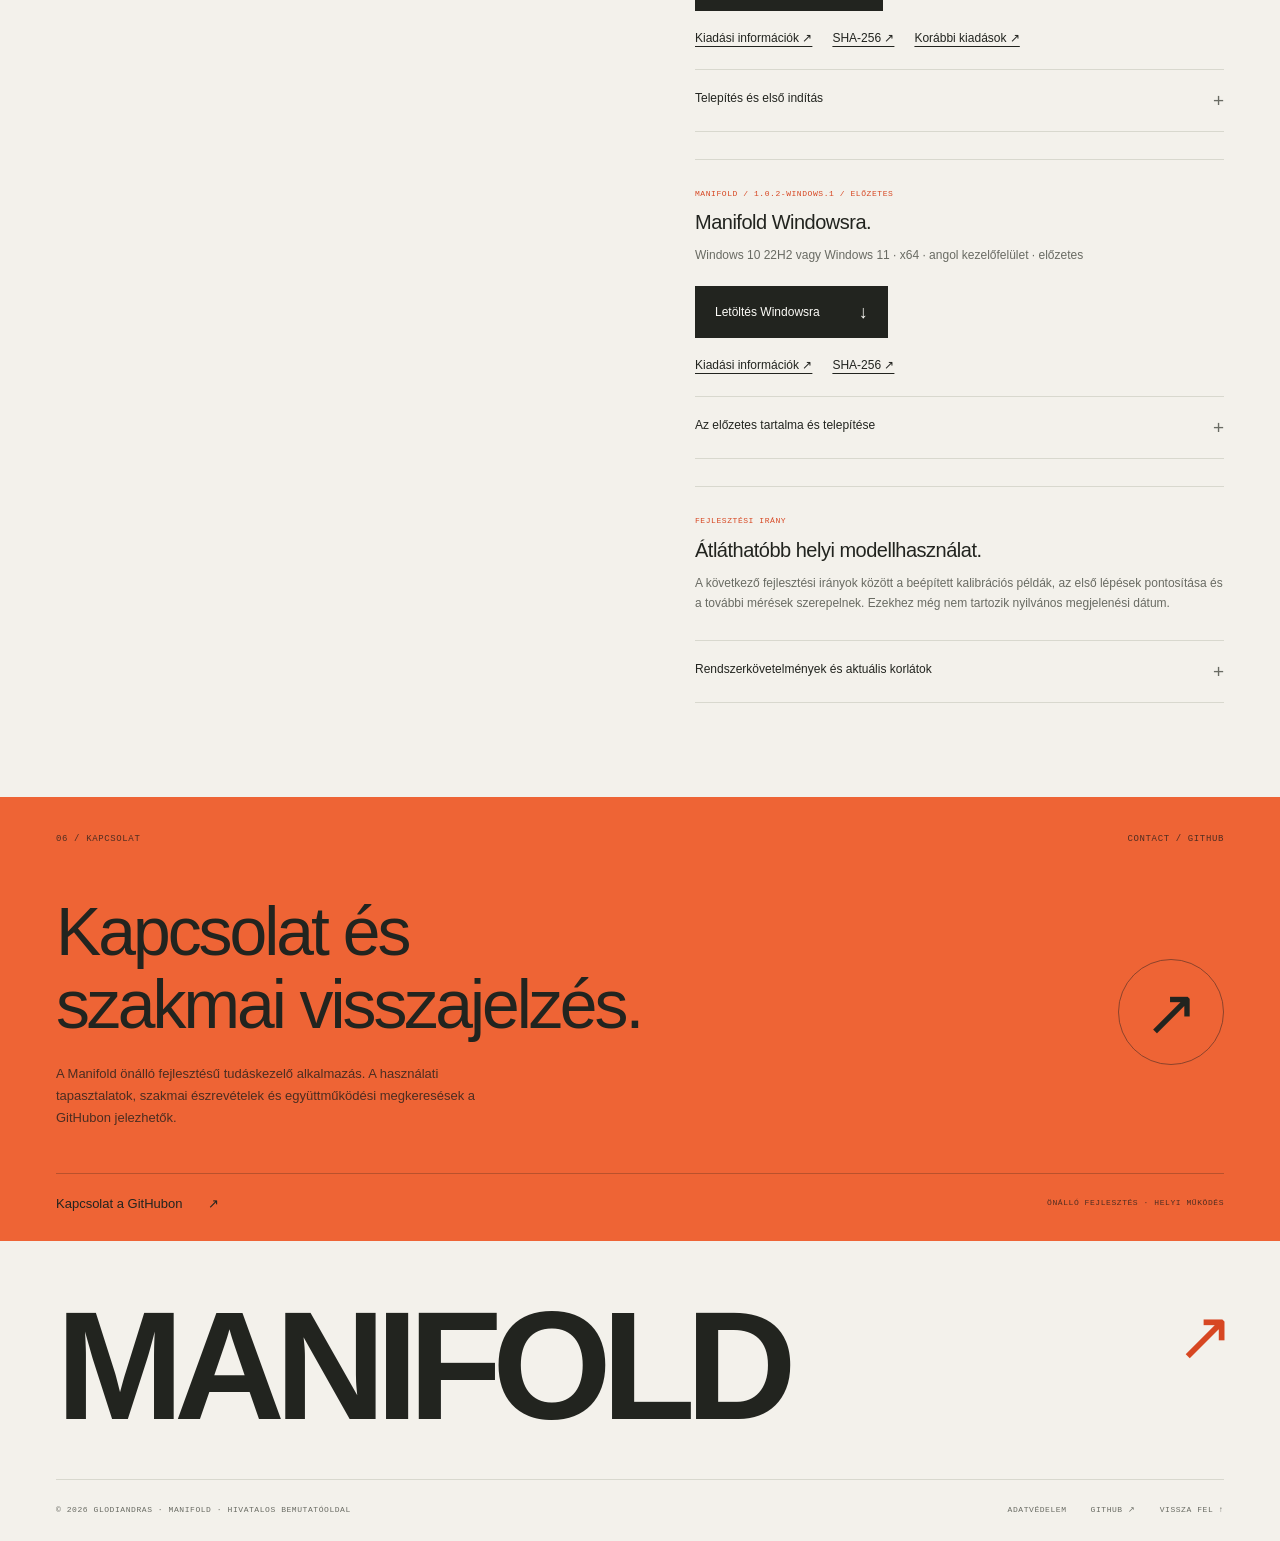
<file: hu.html>
<!doctype html>
<html lang="hu">
<head>
  <meta charset="utf-8">
  <meta name="viewport" content="width=device-width, initial-scale=1">
  <meta name="description" content="Jegyzetek, források és tanulási eszközök egyetlen Mac-alkalmazásban. Markdown-alapú munkatér, helyi AI és összekapcsolt tudás — saját fájlokkal, helyi működéssel.">
  <meta name="theme-color" content="#f3f1eb">
  <meta http-equiv="Content-Security-Policy" content="default-src &#x27;none&#x27;; script-src &#x27;none&#x27;; style-src &#x27;sha256-Lv8vUDGmBiYroDEdDuExuQaLY6BVrMhHFNR2OX6+/YY=&#x27;; img-src &#x27;self&#x27; data:; media-src &#x27;self&#x27;; font-src &#x27;none&#x27;; base-uri &#x27;none&#x27;; form-action &#x27;none&#x27;; object-src &#x27;none&#x27;">
<meta name="manifold-web-version" content="v0.0">
<meta name="robots" content="index, follow">
<meta property="og:type" content="website">
<meta property="og:site_name" content="Manifold">
<meta property="og:title" content="Manifold — Tudásból megértés.">
<meta property="og:description" content="Jegyzetek, források és tanulási eszközök egyetlen Mac-alkalmazásban. Markdown-alapú munkatér, helyi AI és összekapcsolt tudás — saját fájlokkal, helyi működéssel.">
<meta property="og:locale" content="hu_HU">
<meta name="twitter:card" content="summary_large_image">
<link rel="canonical" href="https://glodiandras.github.io/Manifold/hu.html">
<meta property="og:url" content="https://glodiandras.github.io/Manifold/hu.html">
<meta property="og:image" content="https://glodiandras.github.io/Manifold/social.png">
<meta property="og:image:width" content="1200">
<meta property="og:image:height" content="630">
<meta property="og:image:alt" content="Manifold — Many ideas. One system.">
<link rel="alternate" hreflang="en" href="https://glodiandras.github.io/Manifold/">
<link rel="alternate" hreflang="hu" href="https://glodiandras.github.io/Manifold/hu.html">
<link rel="alternate" hreflang="x-default" href="https://glodiandras.github.io/Manifold/">
  <title>Manifold — Tudásból megértés.</title>
  <link rel="icon" href="mark.svg" type="image/svg+xml">
  <style id="manifold-style">
@charset "UTF-8";
:root{color-scheme:light;--paper:#f3f1eb;--ink:#22241f;--muted:#696b63;--line:#d8d8ce;--accent:#d74722;--orange:#ee6435;--white:#fdfcf8;--mono:"SFMono-Regular",Consolas,"Liberation Mono",monospace;--sans:"Helvetica Neue",Helvetica,Arial,sans-serif}
*{box-sizing:border-box}
html{scroll-behavior:smooth;scroll-padding-top:28px}
body{margin:0;background:var(--paper);color:var(--ink);font-family:var(--sans);font-size:16px;-webkit-font-smoothing:antialiased}
a{color:inherit;text-decoration:none}
button,input,summary{font:inherit}
a,summary,label{-webkit-tap-highlight-color:transparent}
a:focus-visible,summary:focus-visible{outline:2px solid var(--accent);outline-offset:6px}
::selection{background:#f4b39a;color:var(--ink)}
h1,h2,h3,h4,p{margin:0}
h1,h2,h3,h4{font-weight:500}
p{line-height:1.7}
svg{display:block;max-width:100%}
fieldset{min-inline-size:0}
section[id]{scroll-margin-top:24px}
.wrap{max-width:1328px;margin:auto;padding-left:56px;padding-right:56px}
.mono{font-family:var(--mono);font-size:10px;line-height:1.6;letter-spacing:.07em;font-weight:400}
.sr-only{position:absolute;width:1px;height:1px;padding:0;overflow:hidden;clip-path:inset(50%);white-space:nowrap;border:0}
.skip{position:fixed;top:-100px;left:20px;z-index:30;padding:12px 20px;background:var(--ink);color:var(--white)}
.skip:focus{top:12px}
.site-header{display:flex;align-items:center;justify-content:space-between;gap:30px;height:99px;border-bottom:1px solid var(--line)}
.wordmark{display:flex;align-items:center;gap:10px;font-size:18px;letter-spacing:-.7px;font-weight:750}
.wordmark svg{width:29px;height:29px;stroke:var(--ink);stroke-width:1.7;fill:none}
.wordmark-dot{font-size:12px;align-self:flex-start;margin-top:4px;margin-left:-7px;color:var(--accent)}
.main-nav{display:flex;gap:27px;font-size:12px}
.main-nav a,.text-link{transition:color .2s}
.main-nav a:hover,.text-link:hover{color:var(--accent)}
.header-end{display:flex;gap:29px;align-items:center;font-size:12px}
.language{display:flex;gap:8px;font-family:var(--mono);font-size:10px}
.language span,.language a:not([aria-current]){color:var(--muted)}
.language [aria-current]{text-decoration:underline;text-underline-offset:4px}
.contact-nav{padding:11px 14px;border:1px solid var(--ink)}
.contact-nav span{margin-left:15px}
.contact-nav:hover{background:var(--ink);color:var(--white)}
.hero-meta{display:flex;justify-content:space-between;gap:20px;margin-top:34px;color:var(--muted)}
.hero-meta>span:first-child{color:var(--ink);display:flex;align-items:center;gap:8px}
.status-dot{width:5px;height:5px;background:var(--accent);display:inline-block;border-radius:50%;flex:none}
.hero-grid{display:grid;grid-template-columns:1.1fr 1fr;align-items:center;gap:25px;padding:61px 0 64px}
.hero h1{font-size:clamp(58px,6.35vw,88px);line-height:1.035;letter-spacing:-5px;font-weight:500}
.hero h1>span{color:var(--accent)}
.hero-intro{font-size:15px;color:var(--muted);line-height:1.75;max-width:390px;margin-top:27px}
.button{display:inline-flex;align-items:center;gap:39px;background:var(--ink);color:var(--white);font-size:12px;padding:17px 20px;margin-top:29px;transition:background .2s,transform .2s}
.button:hover{background:var(--accent);transform:translateY(-2px)}
.button span{font-size:18px;line-height:1}
.hero-story{display:inline-flex;gap:15px;font-size:12px;margin:16px 0 0 23px}
.hero-art{position:relative;align-self:stretch;display:flex;flex-direction:column;justify-content:center;margin-top:-8px}
.art-coordinate,.art-bottom{font-size:8px;color:var(--muted)}
.art-coordinate{position:absolute;top:8px;left:20px}
.manifold-art{width:100%;height:auto;overflow:visible}
.manifold-art .axis{stroke:var(--line);stroke-width:.7}
.orbit{fill:none;stroke:#bfc1b6;stroke-width:.7;stroke-dasharray:3 5}
.mesh{fill:none;stroke:var(--ink);stroke-width:.9;opacity:.86}
.art-line{fill:none;stroke:var(--ink);stroke-width:.75}
.art-node{fill:var(--paper);stroke:var(--ink);stroke-width:1}
.manifold-art text{font-family:var(--mono);font-size:8px;fill:var(--muted);letter-spacing:.7px}
.art-bottom{display:flex;justify-content:space-between;position:absolute;bottom:2px;left:20px;right:20px}
.hero-bottom{display:flex;justify-content:space-between;gap:16px;border-top:1px solid var(--line);padding:20px 0;color:var(--muted);font-size:9px}
.hero-bottom a{color:var(--ink)}
.hero-bottom a span{margin-left:20px}
.section-space{padding-top:94px;padding-bottom:94px}
.film-section{display:grid;grid-template-columns:1fr 1fr;gap:56px;align-items:center;padding-top:48px;padding-bottom:48px;border-top:1px solid var(--line);border-bottom:1px solid var(--line)}
.film-status{display:inline-block;border:1px solid var(--ink);padding:5px 10px;margin-bottom:18px}
.film-copy h2{font-size:clamp(28px,3vw,40px);line-height:1.15;letter-spacing:-1.3px;margin-bottom:18px}
.film-copy>p{max-width:450px;color:var(--muted);font-size:14px}
.film-copy .film-note{margin-top:20px;color:var(--ink);font-size:10px}
.film-frame{aspect-ratio:16/9;border:1px solid var(--line);background:var(--white);display:flex;flex-direction:column;align-items:center;justify-content:center;gap:16px;position:relative;color:var(--muted)}
.film-frame svg{width:54px;fill:none;stroke:var(--muted);stroke-width:1.2}
.film-frame .film-frame-caption{position:absolute;left:16px;bottom:12px;font-size:8px}
@media(max-width:700px){.film-section{grid-template-columns:1fr;gap:28px}.film-frame{width:100%}}
.section-index{display:flex;align-items:center;gap:22px;color:var(--muted);font-size:9px;margin-bottom:48px}
.section-index>span:first-child{color:var(--ink)}
.index-rule{height:1px;background:var(--line);flex:1}
.project-grid{display:grid;grid-template-columns:1fr 1.07fr;gap:100px}
h2{font-size:clamp(36px,3.6vw,49px);line-height:1.12;letter-spacing:-2px}
.project-copy .large-copy{font-size:21px;line-height:1.5;letter-spacing:-.4px;color:var(--ink);margin-bottom:20px}
.project-copy>p{font-size:13px;color:var(--muted)}
.project-facts{display:grid;grid-template-columns:1fr 1.2fr 1fr;gap:15px;border-top:1px solid var(--line);margin-top:34px;padding-top:20px}
.project-facts span{font-size:8px;color:var(--muted);display:block;text-transform:uppercase;margin-bottom:7px}
.project-facts strong{font-size:11px;font-weight:500;line-height:1.6;display:block}
.workspace-section{background:#e9e9e1}
.section-heading{display:flex;align-items:end;justify-content:space-between;gap:70px;margin-bottom:42px}
.section-heading>p{font-size:13px;max-width:315px;color:var(--muted)}
.workspace-demo{margin:0;padding:0;border:none;position:relative}
.demo-tabs{display:flex;gap:8px;align-items:center;margin-bottom:19px}
.demo-tabs label{cursor:pointer;padding:11px 18px;font-size:11px;border:1px solid #c9cbc0;border-radius:2px;transition:background .2s}
.tab-number{font-family:var(--mono);font-size:8px;color:var(--muted);margin-right:8px}
.demo-tab-hint{margin-left:auto;color:var(--muted);font-size:8px}
.demo-tab-hint>span{margin-left:10px;font-size:16px}
#view-notes:checked~.demo-tabs label[for=view-notes],#view-graph:checked~.demo-tabs label[for=view-graph],#view-study:checked~.demo-tabs label[for=view-study]{color:var(--white);background:var(--ink);border-color:var(--ink)}
#view-notes:checked~.demo-tabs label[for=view-notes] .tab-number,#view-graph:checked~.demo-tabs label[for=view-graph] .tab-number,#view-study:checked~.demo-tabs label[for=view-study] .tab-number{color:#b9bdb0}
#view-notes:focus-visible~.demo-tabs label[for=view-notes],#view-graph:focus-visible~.demo-tabs label[for=view-graph],#view-study:focus-visible~.demo-tabs label[for=view-study]{outline:2px solid var(--accent);outline-offset:4px}
.app-window{border:1px solid #c7c9bd;border-radius:7px;overflow:hidden;background:var(--white);box-shadow:0 16px 40px #32352c0a}
.app-titlebar{display:flex;align-items:center;justify-content:space-between;height:43px;border-bottom:1px solid #dddcd3;background:#f7f6f1;padding:0 17px;font-size:10px;color:var(--muted)}
.window-dots{display:flex;gap:5px;width:70px}
.window-dots i{width:7px;height:7px;background:#d1d0c7;border-radius:50%}
.window-dots i:first-child{background:#c7a197}
.titlebar-divider{padding:0 7px;color:#a5a59b}
.local-badge{font-family:var(--mono);font-size:8px;display:flex;align-items:center;gap:6px;width:70px;justify-content:end}
.local-badge .status-dot,.sidebar-bottom .status-dot,.app-status .status-dot{background:#687c5c}
.app-body{display:grid;grid-template-columns:191px minmax(0,1fr) 180px;min-height:472px}
.app-sidebar{position:relative;background:#eeeee6;border-right:1px solid #dddcd3;padding:25px 12px 50px}
.sidebar-heading{font-size:8px;color:#7a7c70;padding:0 8px;margin-bottom:13px}
.sidebar-row{font-size:10px;padding:8px;display:flex;gap:8px;align-items:center;color:#626759}
.sidebar-row>span{width:11px;color:#969b8e}
.sidebar-files{margin-top:24px;margin-bottom:7px}
.sidebar-row.file{font-size:9px;padding-left:16px;white-space:nowrap}
.sidebar-row.active{background:#dfe2d4;border-radius:3px;color:#38432e}
.sidebar-row .pdf-icon{font-family:var(--mono);font-size:6px;letter-spacing:-.2px;color:#a1745d;width:14px}
.sidebar-bottom{position:absolute;bottom:20px;left:20px;display:flex;gap:6px;align-items:center;font-size:7px;color:#7a7c70}
.app-main{min-width:0}
.editor-tab{height:39px;display:flex;gap:9px;align-items:center;padding:0 19px;border-bottom:1px solid #e8e7df;font-size:9px;color:#5e6357}
.tab-close{margin-left:auto;color:#989d90}
.note-page{padding:29px 38px 31px;max-width:660px;margin:auto}
.breadcrumb{font-size:7px;letter-spacing:0;color:#8a8b80;margin-bottom:23px}
.note-page h3{font-size:29px;letter-spacing:-1px;line-height:1.2;margin-bottom:12px}
.note-properties{display:flex;gap:6px;letter-spacing:0;font-size:7px;margin-bottom:22px}
.note-properties span{padding:3px 6px;background:#eceee4;color:#657056}
.note-page p{font-size:11px;line-height:1.85;color:#666c5d}
.note-page .note-lead{font-size:12px;line-height:1.8;color:#454b3d}
.note-page h4{font-size:16px;letter-spacing:-.3px;margin:22px 0 9px}
.note-callout{background:#f3f0e4;border-left:2px solid #acaa83;display:flex;gap:12px;padding:12px;margin:17px 0}
.note-callout>span{color:#8b885d;font-size:17px}
.wiki-link{color:#944b39;border-bottom:1px solid #d3ac9d}
.note-source{display:flex;justify-content:space-between;font-size:8px;color:#989c8e;border-top:1px solid #e7e8df;margin-top:20px;padding-top:12px}
.app-context{padding:29px 18px;border-left:1px solid #e8e7df;position:relative}
.app-context>p{font-size:7px;color:#868b7c;letter-spacing:.05em;margin-bottom:19px}
.context-link{display:flex;gap:6px;align-items:center;font-size:8px;line-height:1.5;margin-bottom:12px;color:#6b725f}
.context-link i{width:4px;height:4px;border:1px solid #b2b8a4;border-radius:50%}
.context-quote{margin-top:31px;padding-top:18px;border-top:1px solid #e7e8df}
.quote-mark{font-size:35px;line-height:1;color:#acb19c}
.context-quote p{font-family:Georgia,serif;font-size:13px;font-style:italic;line-height:1.7;color:#727965;margin:3px 0 15px}
.context-quote>.mono{font-size:6px;letter-spacing:0;color:#8b907f}
.context-foot{position:absolute;bottom:24px;font-size:6px;line-height:2;color:#8b907f}
.app-status{padding:9px 15px;border-top:1px solid #dddcd3;display:flex;justify-content:space-between;font-size:7px;color:#828875}
.app-status>span:first-child{display:flex;gap:6px;align-items:center}
.app-status>span:last-child>span{margin:0 12px}
.demo-panel{display:none}
#view-notes:checked~.app-window .notes-panel,#view-graph:checked~.app-window .graph-panel,#view-study:checked~.app-window .study-panel{display:block}
.graph-stage{padding:20px 15px;background-image:radial-gradient(#c7cbbf .7px,transparent .7px);background-size:16px 16px;min-height:433px;display:flex;flex-direction:column;justify-content:center}
.graph-stage svg{width:100%;max-height:370px}
.graph-edges{fill:none;stroke:#c4c8b9;stroke-width:1}
.graph-small{fill:#8b9879;stroke:var(--white);stroke-width:3}
.graph-center{fill:var(--orange);stroke:#efd1bf;stroke-width:9}
.graph-labels{font-family:var(--sans);font-size:12px;fill:#6a745e}
.graph-labels text:first-child{fill:var(--ink);font-weight:600}
.graph-note{font-size:7px;text-align:center;color:#88907b;margin-top:9px}
.study-stage{padding:29px 37px;min-height:433px}
.study-meta{display:flex;justify-content:space-between;font-size:7px;color:#878d7b}
.study-card{border:1px solid #d9ddce;border-radius:4px;padding:26px 25px;background:#f8f9f2;margin-top:22px}
.card-kicker{font-size:7px;color:#8d947e}
.study-card h3{font-size:24px;line-height:1.3;letter-spacing:-.7px;margin-top:18px;max-width:300px}
.card-answer{margin-top:28px;border-top:1px solid #d9ddce}
.card-answer summary{list-style:none;font-size:10px;cursor:pointer;padding-top:16px;display:flex;justify-content:space-between;color:#70795d}
.card-answer summary::-webkit-details-marker{display:none}
.card-answer[open] summary{color:#38452c}
.card-answer p{font-size:12px;line-height:1.7;color:#556149;padding-top:15px}
.study-source{font-size:9px;color:#7b856c;margin-top:19px}
.study-disclaimer{font-size:7px;color:#929886;margin-top:19px;letter-spacing:0}
.demo-caption{display:flex;justify-content:space-between;gap:20px;margin-top:17px;color:#777c6b}
.demo-caption p{font-size:9px;display:flex;align-items:center;gap:7px}
.caption-dot{width:4px;height:4px;background:#929781;border-radius:50%;flex:none}
.demo-caption>.mono{font-size:8px}
.feature-grid{display:grid;grid-template-columns:repeat(2,minmax(0,1fr));gap:14px}
.feature{min-height:300px;position:relative;background:#e9e9e1;border:1px solid #ddddD3;padding:26px 29px 29px;display:flex;flex-direction:column}
.feature-number{font-size:8px;color:var(--muted)}
.feature-text{margin-top:auto;padding-top:25px}
.feature h3{font-size:25px;letter-spacing:-.8px;margin-bottom:10px}
.feature p{font-size:12px;color:var(--muted);max-width:410px;line-height:1.8}
.feature-dark{background:var(--ink);color:var(--white);border-color:var(--ink)}
.feature-dark .feature-number{color:#b2b7a6}
.feature-dark p{color:#b6bbac}
.feature-file-art{height:96px;display:flex;align-items:center;justify-content:center;padding-top:15px}
.feature-file-art>span{font-family:var(--mono);font-size:10px;border:1px solid #c4c7b9;border-radius:3px;padding:18px 13px;background:#f6f6ef;box-shadow:0 4px 5px #22241f05;transform:rotate(-9deg)}
.feature-file-art>span:nth-child(2){margin-left:-6px;transform:translateY(-5px) rotate(4deg);color:#a85636}
.feature-file-art>span:nth-child(3){margin-left:-6px;transform:rotate(12deg)}
.feature-file-art b{font-size:26px;font-weight:400;margin-left:20px;color:var(--accent)}
.ai-art{display:flex;align-items:center;justify-content:center;gap:12px;font-family:var(--mono);font-size:9px;letter-spacing:.02em;height:96px;padding-top:15px;color:#b6bbac}
.ai-line{width:32px;height:1px;background:#646b58}
.ai-measure{display:grid;place-items:center;width:43px;height:43px;border:1px solid #9a674d;border-radius:50%;font-size:18px;color:#ed8054}
.ai-art>span:last-child{color:#eab292}
.learning-art{display:flex;align-items:center;justify-content:center;height:96px;padding-top:15px;gap:10px}
.learning-art>span{width:77px;height:62px;border:1px solid #c4c7b9;background:#f6f6ef;font-family:Georgia,serif;font-style:italic;font-size:34px;display:grid;place-items:center;transform:rotate(-7deg)}
.learning-art>span:nth-child(2){margin-left:-17px;transform:rotate(8deg);color:var(--accent)}
.learning-art b{font-size:25px;color:#a9b09c;font-weight:400;margin-left:16px}
.ownership-art{height:96px;padding-top:12px;display:flex;align-items:center;justify-content:center;gap:16px}
.ownership-art svg{width:100px;stroke:#7e8a6c;stroke-width:1;fill:none}
.ownership-art span{font-size:7px;color:#7c866e}
.engineering-section{background:var(--ink);color:var(--white)}
.engineering-section .section-index,.engineering-section .section-index>span:first-child{color:#b4baa7}
.engineering-section .index-rule{background:#505647}
.engineering-grid{display:grid;grid-template-columns:1fr 1fr;gap:110px}
.engineering-intro{font-size:17px;line-height:1.65;color:#dedfd6;margin:26px 0 19px}
.engineering-grid>div>p:not(.engineering-intro){font-size:12px;color:#a5ad98;line-height:1.85}
.engineering-tags{display:flex;gap:8px;margin-top:28px;flex-wrap:wrap}
.engineering-tags span{padding:6px 8px;font-size:8px;border:1px solid #505647;color:#c1c8b5}
.architecture{border:1px solid #505647;align-self:start}
.architecture-head{display:flex;justify-content:space-between;background:#2a2e25;padding:15px 19px;border-bottom:1px solid #505647;color:#acb49b;font-size:8px}
.architecture-row{display:flex;align-items:center;gap:19px;border-bottom:1px solid #414838;padding:17px 20px}
.architecture-number{font-size:8px;color:#849073}
.architecture-row h3{font-size:14px;margin-bottom:4px}
.architecture-row p{font-family:var(--mono);font-size:8px;line-height:1.6;color:#a0aa90;letter-spacing:0}
.architecture-symbol{margin-left:auto;color:#c67b54;font-size:23px;line-height:1;font-weight:300}
.architecture-base{display:flex;gap:8px;align-items:center;font-size:7px;color:#a0aa90;padding:15px 20px}
.architecture-base .status-dot{background:#c67b54}
.journal-grid{display:grid;grid-template-columns:1fr 1fr;gap:110px}
.journal-grid>div>p{font-size:13px;color:var(--muted);max-width:330px;margin-top:25px}
.journal-entry{border-top:1px solid var(--line);padding:22px 0 27px}
.journal-tag{color:var(--accent);font-size:8px}
.journal-entry h3{font-size:20px;letter-spacing:-.5px;margin:11px 0}
.journal-entry p{font-size:12px;color:var(--muted)}
.limits{border-top:1px solid var(--line);border-bottom:1px solid var(--line)}
.limits summary{list-style:none;cursor:pointer;padding:21px 0;display:flex;justify-content:space-between;font-size:12px}
.limits summary::-webkit-details-marker{display:none}
.limits summary>span{font-size:19px;color:var(--muted);line-height:1}
.limits[open] summary>span{transform:rotate(45deg)}
.limits>div{padding:0 0 20px}
.limits p{font-size:12px;color:var(--muted);margin-bottom:11px}
.contact-section{background:var(--orange);padding:35px 0 30px}
.contact-top{display:flex;justify-content:space-between;font-size:9px;color:#502d21}
.contact-grid{display:flex;justify-content:space-between;align-items:center;gap:60px;padding:48px 0 43px}
.contact-grid h2{font-size:clamp(45px,5.3vw,72px);letter-spacing:-3px;line-height:1.08;max-width:770px}
.contact-grid p{font-size:13px;color:#4c2d21;max-width:440px;margin-top:22px}
.contact-arrow{width:106px;height:106px;flex-shrink:0;display:grid;place-items:center;border:1px solid #8c432b;border-radius:50%;font-size:65px;line-height:1;transition:background .2s,transform .2s}
.contact-arrow:hover{background:var(--ink);color:var(--orange);transform:rotate(8deg)}
.contact-bottom{display:flex;align-items:center;justify-content:space-between;gap:25px;border-top:1px solid #b9512c;padding-top:22px}
.contact-bottom>a{font-size:13px}
.contact-bottom>a>span{margin-left:22px}
.contact-bottom>.mono{font-size:8px;color:#502d21}
.site-footer{padding-top:49px;padding-bottom:24px}
.footer-brand{display:flex;align-items:center;justify-content:space-between;font-size:clamp(55px,12vw,160px);letter-spacing:-.065em;line-height:1;font-weight:600;border-bottom:1px solid var(--line);padding-bottom:36px}
.footer-brand>span{font-size:.45em;line-height:1;font-weight:400;align-self:flex-start;color:var(--accent);padding-top:12px}
.footer-meta{display:flex;justify-content:space-between;gap:25px;font-size:8px;color:var(--muted);padding-top:24px}
.footer-meta nav{display:flex;gap:24px}
.footer-meta a:hover{text-decoration:underline;text-underline-offset:4px}
.document{max-width:850px;min-height:65vh;padding-top:90px;padding-bottom:90px}
.document h1{font-size:56px;letter-spacing:-2px;line-height:1.12;margin:30px 0}
.document>p{color:var(--muted);max-width:620px}
.document section{margin-top:35px}
.document h2{font-size:23px;letter-spacing:-.5px;margin-bottom:12px}
.document section p{font-size:14px;color:var(--muted)}
.document section a{text-decoration:underline;text-underline-offset:3px}
@media(min-width:1500px){.hero-grid{padding-top:75px;padding-bottom:80px}
.hero h1{font-size:90px}
}
@media(max-width:1100px){.wrap{padding-left:36px;padding-right:36px}
.main-nav{gap:18px}
.hero h1{font-size:65px;letter-spacing:-3.5px}
.hero-grid{gap:5px}
.hero-story{margin-left:15px;font-size:11px}
.button{gap:20px}
.project-grid,.engineering-grid,.journal-grid{gap:55px}
.app-body{grid-template-columns:165px minmax(0,1fr) 151px}
.note-page{padding:27px}
.app-context{padding:27px 13px}
.feature-file-art>span{font-size:8px;padding:16px 9px}
.ai-art{gap:9px;font-size:8px}
.ai-line{width:24px}
}
@media(max-width:850px){.main-nav{display:none}
.hero-meta>span:last-child{font-size:8px}
.hero-grid{grid-template-columns:1.15fr 1fr;padding-top:48px;padding-bottom:50px}
.hero h1{font-size:54px;letter-spacing:-2.8px}
.hero-intro{font-size:13px}
.hero-story{display:flex;margin-left:0}
.hero-art{min-height:300px}
.art-coordinate{font-size:6px;left:4px;top:15px}
.art-bottom{font-size:6px;left:4px;right:4px;bottom:15px}
.section-space{padding-top:72px;padding-bottom:72px}
.project-grid{gap:35px}
.project-copy .large-copy{font-size:18px}
.project-facts{grid-template-columns:1fr 1fr;gap:20px}
.project-facts>div:last-child{grid-column:1/-1}
.section-heading{gap:35px}
.section-heading>p{max-width:250px;font-size:12px}
.app-body{grid-template-columns:149px minmax(0,1fr)}
.app-context{display:none}
.note-page h3{font-size:26px}
.demo-caption>.mono{display:none}
.demo-tab-hint{display:none}
.engineering-grid,.journal-grid{gap:40px}
h2{font-size:36px}
.feature{padding:23px;min-height:295px}
.feature h3{font-size:22px}
.feature-file-art{justify-content:flex-start}
.feature-file-art b{margin-left:12px}
.ai-art{gap:6px;font-size:7px}
.ai-line{width:17px}
.ai-measure{width:35px;height:35px}
.ownership-art{gap:5px}
.ownership-art span{font-size:6px}
.contact-grid h2{font-size:54px;letter-spacing:-2.5px}
.contact-arrow{width:85px;height:85px;font-size:50px}
.contact-bottom>.mono{max-width:220px;text-align:right}
}
@media(max-width:600px){html{scroll-padding-top:18px}
.wrap{padding-left:22px;padding-right:22px}
.site-header{height:77px;gap:14px}
.wordmark{font-size:15px;gap:7px}
.wordmark svg{width:25px;height:25px}
.wordmark-dot{font-size:10px;margin-left:-4px}
.header-end{gap:15px}
.contact-nav{font-size:10px;padding:8px 10px}
.contact-nav span{margin-left:9px}
.language{font-size:9px;gap:5px}
.hero-meta{margin-top:25px;font-size:8px}
.hero-meta>span:last-child{display:none}
.hero-grid{display:flex;flex-direction:column;padding-top:40px;padding-bottom:22px;gap:16px;align-items:stretch}
.hero h1{font-size:clamp(46px,11.7vw,68px);letter-spacing:-2.8px}
.hero-intro{font-size:14px;max-width:340px;margin-top:22px}
.button{font-size:11px;margin-top:25px;padding:16px 17px;gap:27px}
.hero-story{display:inline-flex;font-size:10px;margin-left:16px;gap:8px}
.hero-art{width:100%;max-width:400px;min-height:0;align-self:center;margin-top:5px}
.manifold-art{max-height:290px}
.art-coordinate{top:10px;font-size:6px}
.art-bottom{bottom:8px}
.hero-bottom{flex-wrap:wrap;font-size:7px;padding:18px 0;gap:12px}
.hero-bottom>span:nth-child(2){display:none}
.section-space{padding-top:55px;padding-bottom:55px}
.section-index{font-size:7px;gap:13px;margin-bottom:31px}
.section-index>span:last-child{font-size:6px}
.project-grid{grid-template-columns:1fr;gap:26px}
h2{font-size:36px;letter-spacing:-1.7px}
.project-copy .large-copy{font-size:19px;margin-bottom:16px}
.project-copy>p{font-size:13px}
.project-facts{grid-template-columns:1fr 1fr 1fr;margin-top:25px;gap:15px}
.project-facts>div:last-child{grid-column:auto}
.project-facts strong{font-size:10px}
.project-facts span{font-size:6px}
.section-heading{display:block;margin-bottom:28px}
.section-heading>p{max-width:350px;margin-top:18px;font-size:12px}
.demo-tabs{gap:5px;margin-bottom:13px}
.demo-tabs label{font-size:9px;padding:10px 9px;flex:1;text-align:center;white-space:nowrap}
.tab-number{font-size:7px;margin-right:4px}
.app-titlebar{height:36px;padding:0 12px;font-size:8px}
.window-dots{width:40px;gap:4px}
.window-dots i{width:6px;height:6px}
.local-badge{font-size:6px;width:40px}
.app-body{display:block;min-height:450px}
.app-sidebar{display:none}
.editor-tab{height:35px;font-size:8px;padding:0 18px}
.note-page{padding:25px 23px 30px}
.breadcrumb{font-size:6px;margin-bottom:20px}
.note-page h3{font-size:27px}
.note-page p{font-size:11px}
.note-page .note-lead{font-size:12px}
.note-page h4{margin-top:20px}
.note-properties{font-size:6px}
.app-status{font-size:6px;padding:9px 10px}
.app-status>span:last-child>span{margin:0 5px}
.demo-caption{margin-top:13px}
.demo-caption p{font-size:8px;line-height:1.6;align-items:start}
.caption-dot{margin-top:5px}
.graph-stage{min-height:415px;padding:20px 4px}
.graph-stage svg{height:330px}
.graph-labels{font-size:15px}
.graph-note{font-size:6px;margin-top:22px}
.study-stage{min-height:415px;padding:26px 23px}
.study-card{padding:25px 20px}
.study-card h3{font-size:25px}
.study-meta{font-size:6px}
.study-disclaimer{font-size:6px}
.feature-grid{grid-template-columns:1fr;gap:12px}
.feature{padding:24px;min-height:280px}
.feature h3{font-size:26px}
.feature p{font-size:12px}
.feature-file-art{justify-content:center}
.feature-file-art>span{font-size:9px;padding:18px 13px}
.feature-number{font-size:8px}
.ai-art{gap:13px;font-size:8px}
.ai-line{width:29px}
.ai-measure{width:42px;height:42px}
.ownership-art{gap:16px}
.ownership-art span{font-size:7px}
.engineering-grid,.journal-grid{grid-template-columns:1fr;gap:35px}
.engineering-intro{font-size:17px;margin-top:23px}
.engineering-tags{margin-top:23px}
.architecture-row{padding:18px}
.journal-grid>div>p{margin-top:19px;max-width:350px}
.journal-entry{padding-top:21px}
.contact-section{padding:27px 0}
.contact-top{font-size:7px}
.contact-grid{gap:15px;padding:35px 0 29px}
.contact-grid h2{font-size:39px;letter-spacing:-1.8px}
.contact-grid p{font-size:12px;margin-top:20px}
.contact-arrow{width:51px;height:51px;font-size:32px;align-self:flex-start;margin-top:6px}
.contact-bottom{align-items:start;padding-top:19px}
.contact-bottom>a{font-size:11px;max-width:190px}
.contact-bottom>a>span{margin-left:6px}
.contact-bottom>.mono{font-size:6px;max-width:130px;letter-spacing:0}
.site-footer{padding-top:32px;padding-bottom:23px}
.footer-brand{font-size:13.2vw;padding-bottom:24px}
.footer-brand>span{padding-top:4px}
.footer-meta{font-size:6px;flex-direction:column;gap:16px;padding-top:20px}
.footer-meta nav{justify-content:space-between;gap:15px}
.document{padding-top:50px;padding-bottom:55px}
.document h1{font-size:40px}
.document .mono{font-size:8px}
}
@media(prefers-reduced-motion:reduce){html{scroll-behavior:auto}
*,*::before,*::after{transition:none!important;animation:none!important}
}
@media print{body{background:white;color:black}
.wrap{padding:0;max-width:none}
.site-header,.hero-art,.demo-tabs,.contact-arrow,.footer-brand,.skip{display:none}
.section-space{padding:25px 0;break-inside:avoid}
.hero-grid{padding:25px 0}
.hero h1{font-size:48px}
.project-grid,.engineering-grid,.journal-grid{display:block}
.feature-grid{gap:12px}
.feature,.engineering-section,.contact-section{background:white;color:black}
.feature-dark p,.engineering-grid>div>p:not(.engineering-intro){color:#444}
.app-window{box-shadow:none}
.demo-panel{display:none!important}
.notes-panel{display:block!important}
.app-context{display:none}
.app-body{grid-template-columns:150px 1fr}
.contact-section{padding:25px 0}
.site-footer{padding-top:25px}
a[href^="mailto:"]::after{content:" (" attr(href) ")";font-size:10px}
}

/* Release links use the existing journal and button styles. */
.download-links{display:flex;flex-wrap:wrap;gap:12px 20px;margin:20px 0 24px;font-size:12px}
.download-links a{text-decoration:underline;text-underline-offset:4px}
.release-download .button{margin-top:20px}

.film-frame.has-video{background:var(--ink);border-color:var(--ink)}.film-frame video{position:absolute;inset:0;width:100%;height:100%;display:block;object-fit:contain;background:var(--ink)}</style>
</head>
<body id="top">
  <a class="skip" href="#main">Ugrás a tartalomra</a>
  <header class="site-header wrap">
    <a class="wordmark" href="hu.html" aria-label="Manifold"><svg viewBox="0 0 32 32" aria-hidden="true"><path d="M4 25V7l12 14L28 7v18M4 7l12 8L28 7M16 15v6"/></svg>MANIFOLD<span class="wordmark-dot">●</span></a>
    <nav class="main-nav" aria-label="Fő navigáció"><a href="#project">Áttekintés</a><a href="#workspace">Munkatér</a><a href="#engineering">Felépítés</a></nav>
    <div class="header-end"><div class="language" aria-label="Nyelvválasztás"><a href="hu.html" lang="hu" aria-current="page">HU</a><span>/</span><a href="index.html" lang="en" >EN</a></div><a class="contact-nav" href="#contact">Kapcsolat <span aria-hidden="true">↗</span></a></div>
  </header>
  <main id="main">
    <section class="hero wrap" aria-labelledby="hero-title">
      <div class="hero-meta mono"><span><i class="status-dot"></i>EGY MUNKATÉR. ÖSSZEFÜGGŐ TUDÁS.</span><span>LOCAL-FIRST KNOWLEDGE OS · 2026</span></div>
      <div class="hero-grid"><div class="hero-copy"><h1 id="hero-title">Tudásból<br><span>megértés.</span></h1><p class="hero-intro">Jegyzetek, források és tanulási eszközök egyetlen, helyben működő Mac-alkalmazásban. A Manifold összekapcsolja az információ rendezését, feldolgozását és felidézését.</p><a class="button" href="https://github.com/glodiandras/Manifold/releases/download/v1.0.2-showcase.1/Manifold-1.0.2-showcase.1.dmg">Letöltés macOS-re <span aria-hidden="true">↓</span></a><a class="text-link hero-story" href="#project">Szemlélet és felépítés <span aria-hidden="true">↓</span></a></div>
      <div class="hero-art" aria-hidden="true"><div class="art-coordinate mono">FIG. 01 / CONNECTED THINKING</div><svg class="manifold-art" viewBox="0 0 560 440"><defs><radialGradient id="orb"><stop stop-color="#fa773d"/><stop offset="1" stop-color="#e95426"/></radialGradient></defs><path class="axis" d="M18 220h524M280 15v410"/><circle class="orbit" cx="280" cy="220" r="174"/><circle fill="url(#orb)" cx="280" cy="220" r="132"/><g class="mesh"><path d="M331.0,88.3 L331.9,88.8 L332.7,89.3 L333.5,89.9 L334.1,90.5 L334.7,91.0 L335.1,91.6 L335.5,92.2 L335.8,92.8 L336.0,93.4 L336.2,93.9 L336.2,94.5 L336.2,95.1 L336.0,95.7 L335.8,96.3 L335.5,96.9 L335.1,97.5 L334.7,98.0 L334.1,98.6 L333.5,99.2 L332.8,99.7 L331.9,100.3 L331.1,100.8 L330.1,101.3 L329.1,101.9 L327.9,102.4 L326.8,102.9 L325.5,103.3 L324.2,103.8 L322.8,104.3 L321.3,104.7 L319.8,105.1 L318.2,105.6 L316.5,105.9 L314.8,106.3 L313.1,106.7 L311.3,107.0 L309.4,107.3 L307.5,107.6 L305.5,107.9 L303.6,108.2 L301.5,108.4 L299.5,108.6 L297.4,108.8 L295.3,109.0 L293.1,109.1 L291.0,109.3 L288.8,109.4 L286.6,109.5 L284.4,109.5 L282.2,109.5 L280.0,109.6 L277.8,109.6 L275.6,109.5 L273.4,109.5 L271.2,109.4 L269.1,109.3 L266.9,109.2 L264.8,109.0 L262.7,108.8 L260.6,108.7 L258.5,108.4 L256.5,108.2 L254.5,107.9 L252.6,107.7 L250.6,107.4 L248.8,107.1 L247.0,106.7 L245.2,106.4 L243.5,106.0 L241.9,105.6 L240.3,105.2 L238.7,104.8 L237.3,104.3 L235.9,103.9 L234.5,103.4 L233.3,102.9 L232.1,102.4 L231.0,101.9 L229.9,101.4 L229.0,100.9 L228.1,100.3 L227.3,99.8 L226.5,99.2 L225.9,98.7 L225.3,98.1 L224.9,97.5 L224.5,97.0 L224.2,96.4 L224.0,95.8 L223.8,95.2 L223.8,94.6 L223.8,94.0 L224.0,93.4 L224.2,92.8 L224.5,92.3 L224.9,91.7 L225.3,91.1 L225.9,90.5 L226.5,90.0 L227.2,89.4 L228.1,88.9 L228.9,88.3 L229.9,87.8 L230.9,87.3 L232.1,86.8 L233.2,86.3 L234.5,85.8 L235.8,85.3 L237.2,84.9 L238.7,84.4 L240.2,84.0 L241.8,83.6 L243.5,83.2 L245.2,82.8 L246.9,82.5 L248.7,82.1 L250.6,81.8 L252.5,81.5 L254.5,81.2 L256.4,81.0 L258.5,80.7 L260.5,80.5 L262.6,80.3 L264.7,80.2 L266.9,80.0 L269.0,79.9 L271.2,79.8 L273.4,79.7 L275.6,79.6 L277.8,79.6 L280.0,79.6 L282.2,79.6 L284.4,79.6 L286.6,79.7 L288.8,79.8 L290.9,79.9 L293.1,80.0 L295.2,80.1 L297.3,80.3 L299.4,80.5 L301.5,80.7 L303.5,80.9 L305.5,81.2 L307.4,81.5 L309.4,81.8 L311.2,82.1 L313.0,82.4 L314.8,82.8 L316.5,83.1 L318.1,83.5 L319.7,83.9 L321.3,84.4 L322.7,84.8 L324.1,85.3 L325.5,85.7 L326.7,86.2 L327.9,86.7 L329.0,87.2 L330.1,87.7 L331.0,88.3"/><path d="M354.6,95.2 L355.9,96.0 L357.1,96.8 L358.2,97.6 L359.1,98.4 L359.9,99.2 L360.6,100.1 L361.2,100.9 L361.6,101.8 L361.9,102.6 L362.1,103.5 L362.2,104.3 L362.1,105.2 L361.9,106.1 L361.6,106.9 L361.2,107.8 L360.6,108.6 L359.9,109.5 L359.1,110.3 L358.2,111.1 L357.1,111.9 L355.9,112.7 L354.7,113.5 L353.2,114.3 L351.7,115.1 L350.1,115.8 L348.4,116.5 L346.5,117.2 L344.6,117.9 L342.5,118.6 L340.4,119.2 L338.1,119.9 L335.8,120.5 L333.4,121.0 L330.9,121.6 L328.3,122.1 L325.7,122.6 L323.0,123.1 L320.2,123.5 L317.3,123.9 L314.4,124.3 L311.5,124.6 L308.5,124.9 L305.4,125.2 L302.3,125.5 L299.2,125.7 L296.1,125.9 L292.9,126.0 L289.7,126.2 L286.5,126.2 L283.3,126.3 L280.0,126.3 L276.8,126.3 L273.6,126.3 L270.4,126.2 L267.2,126.1 L264.0,125.9 L260.8,125.7 L257.7,125.5 L254.6,125.3 L251.6,125.0 L248.6,124.7 L245.6,124.3 L242.7,124.0 L239.9,123.6 L237.1,123.1 L234.4,122.7 L231.7,122.2 L229.1,121.7 L226.7,121.1 L224.2,120.5 L221.9,119.9 L219.7,119.3 L217.5,118.7 L215.5,118.0 L213.5,117.3 L211.7,116.6 L209.9,115.9 L208.3,115.2 L206.8,114.4 L205.4,113.6 L204.1,112.8 L202.9,112.0 L201.8,111.2 L200.9,110.4 L200.1,109.6 L199.4,108.7 L198.8,107.9 L198.4,107.0 L198.1,106.2 L197.9,105.3 L197.8,104.5 L197.9,103.6 L198.1,102.7 L198.4,101.9 L198.8,101.0 L199.4,100.2 L200.1,99.3 L200.9,98.5 L201.8,97.7 L202.9,96.9 L204.1,96.1 L205.3,95.3 L206.8,94.5 L208.3,93.7 L209.9,93.0 L211.6,92.3 L213.5,91.6 L215.4,90.9 L217.5,90.2 L219.6,89.6 L221.9,88.9 L224.2,88.3 L226.6,87.8 L229.1,87.2 L231.7,86.7 L234.3,86.2 L237.0,85.7 L239.8,85.3 L242.7,84.9 L245.6,84.5 L248.5,84.2 L251.5,83.9 L254.6,83.6 L257.7,83.3 L260.8,83.1 L263.9,82.9 L267.1,82.8 L270.3,82.6 L273.5,82.6 L276.7,82.5 L280.0,82.5 L283.2,82.5 L286.4,82.5 L289.6,82.6 L292.8,82.7 L296.0,82.9 L299.2,83.1 L302.3,83.3 L305.4,83.5 L308.4,83.8 L311.4,84.1 L314.4,84.5 L317.3,84.8 L320.1,85.3 L322.9,85.7 L325.6,86.1 L328.3,86.6 L330.9,87.2 L333.3,87.7 L335.8,88.3 L338.1,88.9 L340.3,89.5 L342.5,90.1 L344.5,90.8 L346.5,91.5 L348.3,92.2 L350.1,92.9 L351.7,93.6 L353.2,94.4 L354.6,95.2"/><path d="M375.9,105.9 L377.6,106.9 L379.1,107.9 L380.5,109.0 L381.7,110.0 L382.7,111.1 L383.6,112.2 L384.3,113.3 L384.9,114.4 L385.3,115.5 L385.6,116.6 L385.7,117.7 L385.6,118.8 L385.3,119.9 L384.9,121.0 L384.4,122.1 L383.6,123.2 L382.7,124.3 L381.7,125.3 L380.5,126.4 L379.1,127.4 L377.6,128.5 L376.0,129.5 L374.2,130.5 L372.2,131.5 L370.1,132.4 L367.9,133.3 L365.5,134.2 L363.0,135.1 L360.4,136.0 L357.6,136.8 L354.7,137.6 L351.8,138.4 L348.7,139.1 L345.4,139.8 L342.1,140.5 L338.7,141.1 L335.2,141.7 L331.7,142.3 L328.0,142.8 L324.3,143.3 L320.5,143.8 L316.6,144.2 L312.7,144.5 L308.7,144.8 L304.7,145.1 L300.7,145.4 L296.6,145.6 L292.5,145.7 L288.3,145.8 L284.2,145.9 L280.0,145.9 L275.9,145.9 L271.8,145.8 L267.6,145.7 L263.5,145.6 L259.4,145.4 L255.4,145.2 L251.4,144.9 L247.4,144.6 L243.5,144.2 L239.6,143.8 L235.8,143.4 L232.1,142.9 L228.4,142.4 L224.8,141.8 L221.3,141.2 L217.9,140.6 L214.6,139.9 L211.4,139.2 L208.3,138.5 L205.3,137.7 L202.4,136.9 L199.7,136.1 L197.1,135.3 L194.6,134.4 L192.2,133.5 L189.9,132.5 L187.8,131.6 L185.9,130.6 L184.1,129.6 L182.4,128.6 L180.9,127.6 L179.5,126.5 L178.3,125.5 L177.3,124.4 L176.4,123.3 L175.7,122.2 L175.1,121.1 L174.7,120.0 L174.4,118.9 L174.3,117.8 L174.4,116.7 L174.7,115.6 L175.1,114.5 L175.6,113.4 L176.4,112.3 L177.3,111.2 L178.3,110.2 L179.5,109.1 L180.9,108.1 L182.4,107.0 L184.0,106.0 L185.8,105.0 L187.8,104.0 L189.9,103.1 L192.1,102.2 L194.5,101.2 L197.0,100.4 L199.6,99.5 L202.4,98.7 L205.3,97.9 L208.2,97.1 L211.3,96.4 L214.6,95.7 L217.9,95.0 L221.3,94.4 L224.8,93.8 L228.3,93.2 L232.0,92.7 L235.7,92.2 L239.5,91.7 L243.4,91.3 L247.3,91.0 L251.3,90.6 L255.3,90.4 L259.3,90.1 L263.4,89.9 L267.5,89.8 L271.7,89.7 L275.8,89.6 L280.0,89.6 L284.1,89.6 L288.2,89.7 L292.4,89.8 L296.5,89.9 L300.6,90.1 L304.6,90.3 L308.6,90.6 L312.6,90.9 L316.5,91.3 L320.4,91.7 L324.2,92.1 L327.9,92.6 L331.6,93.1 L335.2,93.7 L338.7,94.3 L342.1,94.9 L345.4,95.6 L348.6,96.3 L351.7,97.0 L354.7,97.8 L357.6,98.6 L360.3,99.4 L362.9,100.2 L365.4,101.1 L367.8,102.0 L370.1,103.0 L372.2,103.9 L374.1,104.9 L375.9,105.9"/><path d="M394.3,120.1 L396.3,121.3 L398.1,122.5 L399.7,123.7 L401.2,125.0 L402.4,126.3 L403.5,127.6 L404.4,128.9 L405.0,130.2 L405.5,131.5 L405.8,132.8 L405.9,134.1 L405.8,135.4 L405.5,136.7 L405.0,138.1 L404.4,139.4 L403.5,140.7 L402.4,142.0 L401.2,143.2 L399.8,144.5 L398.2,145.7 L396.4,147.0 L394.4,148.2 L392.2,149.4 L389.9,150.5 L387.4,151.7 L384.7,152.8 L381.9,153.9 L378.9,154.9 L375.8,155.9 L372.5,156.9 L369.1,157.9 L365.5,158.8 L361.8,159.7 L358.0,160.5 L354.1,161.3 L350.0,162.1 L345.8,162.8 L341.6,163.5 L337.2,164.1 L332.8,164.7 L328.2,165.2 L323.6,165.7 L319.0,166.1 L314.2,166.5 L309.4,166.8 L304.6,167.1 L299.8,167.4 L294.9,167.5 L289.9,167.7 L285.0,167.8 L280.1,167.8 L275.1,167.8 L270.2,167.7 L265.3,167.6 L260.4,167.4 L255.5,167.2 L250.7,166.9 L245.9,166.5 L241.1,166.2 L236.5,165.7 L231.9,165.3 L227.3,164.7 L222.9,164.2 L218.5,163.5 L214.3,162.9 L210.1,162.2 L206.0,161.4 L202.1,160.6 L198.3,159.8 L194.6,158.9 L191.0,158.0 L187.6,157.1 L184.3,156.1 L181.2,155.1 L178.2,154.0 L175.3,152.9 L172.7,151.8 L170.2,150.7 L167.8,149.5 L165.7,148.3 L163.7,147.1 L161.9,145.9 L160.3,144.7 L158.8,143.4 L157.6,142.1 L156.5,140.8 L155.6,139.5 L155.0,138.2 L154.5,136.9 L154.2,135.6 L154.1,134.3 L154.2,133.0 L154.5,131.7 L155.0,130.3 L155.6,129.0 L156.5,127.7 L157.6,126.4 L158.8,125.2 L160.2,123.9 L161.8,122.7 L163.6,121.4 L165.6,120.2 L167.8,119.0 L170.1,117.9 L172.6,116.7 L175.3,115.6 L178.1,114.5 L181.1,113.5 L184.2,112.5 L187.5,111.5 L190.9,110.5 L194.5,109.6 L198.2,108.7 L202.0,107.9 L205.9,107.1 L210.0,106.3 L214.2,105.6 L218.4,104.9 L222.8,104.3 L227.2,103.7 L231.8,103.2 L236.4,102.7 L241.0,102.3 L245.8,101.9 L250.6,101.6 L255.4,101.3 L260.2,101.0 L265.1,100.9 L270.1,100.7 L275.0,100.6 L279.9,100.6 L284.9,100.6 L289.8,100.7 L294.7,100.8 L299.6,101.0 L304.5,101.2 L309.3,101.5 L314.1,101.9 L318.9,102.2 L323.5,102.7 L328.1,103.1 L332.7,103.7 L337.1,104.2 L341.5,104.9 L345.7,105.5 L349.9,106.2 L354.0,107.0 L357.9,107.8 L361.7,108.6 L365.4,109.5 L369.0,110.4 L372.4,111.3 L375.7,112.3 L378.8,113.3 L381.8,114.4 L384.7,115.5 L387.3,116.6 L389.8,117.7 L392.2,118.9 L394.3,120.1"/><path d="M409.2,137.3 L411.5,138.6 L413.5,140.0 L415.4,141.4 L417.0,142.9 L418.4,144.3 L419.6,145.8 L420.6,147.2 L421.4,148.7 L421.9,150.2 L422.2,151.7 L422.3,153.2 L422.2,154.6 L421.9,156.1 L421.4,157.6 L420.6,159.1 L419.6,160.6 L418.4,162.0 L417.0,163.5 L415.4,164.9 L413.6,166.3 L411.5,167.7 L409.3,169.1 L406.9,170.4 L404.2,171.7 L401.4,173.0 L398.4,174.3 L395.2,175.5 L391.8,176.7 L388.3,177.8 L384.6,179.0 L380.7,180.0 L376.7,181.1 L372.5,182.1 L368.2,183.0 L363.7,183.9 L359.1,184.8 L354.4,185.6 L349.6,186.3 L344.7,187.0 L339.7,187.7 L334.5,188.3 L329.3,188.8 L324.0,189.3 L318.7,189.8 L313.3,190.2 L307.8,190.5 L302.3,190.7 L296.8,190.9 L291.2,191.1 L285.7,191.2 L280.1,191.2 L274.5,191.2 L268.9,191.1 L263.3,191.0 L257.8,190.8 L252.3,190.5 L246.8,190.2 L241.4,189.8 L236.1,189.4 L230.8,188.9 L225.6,188.4 L220.5,187.8 L215.4,187.1 L210.5,186.4 L205.7,185.7 L201.0,184.9 L196.4,184.0 L191.9,183.1 L187.6,182.2 L183.4,181.2 L179.4,180.2 L175.5,179.1 L171.8,178.0 L168.3,176.8 L164.9,175.7 L161.7,174.4 L158.7,173.2 L155.8,171.9 L153.2,170.6 L150.8,169.2 L148.5,167.9 L146.5,166.5 L144.6,165.1 L143.0,163.7 L141.6,162.2 L140.4,160.8 L139.4,159.3 L138.6,157.8 L138.1,156.3 L137.8,154.9 L137.7,153.4 L137.8,151.9 L138.1,150.4 L138.6,148.9 L139.4,147.4 L140.4,146.0 L141.6,144.5 L143.0,143.1 L144.6,141.6 L146.4,140.2 L148.5,138.8 L150.7,137.5 L153.1,136.1 L155.8,134.8 L158.6,133.5 L161.6,132.3 L164.8,131.0 L168.2,129.8 L171.7,128.7 L175.4,127.6 L179.3,126.5 L183.3,125.5 L187.5,124.5 L191.8,123.5 L196.3,122.6 L200.9,121.8 L205.6,120.9 L210.4,120.2 L215.3,119.5 L220.3,118.8 L225.5,118.2 L230.7,117.7 L236.0,117.2 L241.3,116.7 L246.7,116.4 L252.2,116.0 L257.7,115.8 L263.2,115.6 L268.8,115.4 L274.3,115.3 L279.9,115.3 L285.5,115.3 L291.1,115.4 L296.7,115.5 L302.2,115.7 L307.7,116.0 L313.2,116.3 L318.6,116.7 L323.9,117.1 L329.2,117.6 L334.4,118.1 L339.5,118.7 L344.6,119.4 L349.5,120.1 L354.3,120.8 L359.0,121.6 L363.6,122.5 L368.1,123.4 L372.4,124.3 L376.6,125.3 L380.6,126.3 L384.5,127.4 L388.2,128.5 L391.7,129.7 L395.1,130.9 L398.3,132.1 L401.3,133.3 L404.2,134.6 L406.8,135.9 L409.2,137.3"/><path d="M420.2,157.0 L422.7,158.5 L424.9,160.0 L426.9,161.5 L428.6,163.1 L430.2,164.6 L431.5,166.2 L432.5,167.8 L433.4,169.4 L434.0,171.0 L434.3,172.6 L434.5,174.2 L434.3,175.9 L434.0,177.5 L433.4,179.1 L432.6,180.7 L431.5,182.3 L430.2,183.9 L428.7,185.4 L426.9,187.0 L424.9,188.5 L422.7,190.0 L420.3,191.5 L417.7,192.9 L414.8,194.4 L411.7,195.8 L408.5,197.1 L405.0,198.5 L401.3,199.8 L397.5,201.0 L393.5,202.2 L389.3,203.4 L384.9,204.5 L380.4,205.6 L375.7,206.6 L370.8,207.6 L365.9,208.5 L360.8,209.4 L355.5,210.2 L350.2,211.0 L344.7,211.7 L339.2,212.4 L333.5,213.0 L327.8,213.5 L322.0,214.0 L316.1,214.4 L310.2,214.7 L304.2,215.0 L298.2,215.2 L292.2,215.4 L286.1,215.5 L280.1,215.5 L274.0,215.5 L267.9,215.4 L261.9,215.3 L255.9,215.0 L249.9,214.8 L244.0,214.4 L238.1,214.0 L232.3,213.6 L226.6,213.0 L221.0,212.4 L215.4,211.8 L209.9,211.1 L204.6,210.3 L199.4,209.5 L194.2,208.7 L189.3,207.7 L184.4,206.8 L179.7,205.7 L175.2,204.7 L170.8,203.6 L166.6,202.4 L162.6,201.2 L158.7,199.9 L155.1,198.6 L151.6,197.3 L148.3,196.0 L145.3,194.6 L142.4,193.1 L139.8,191.7 L137.3,190.2 L135.1,188.7 L133.1,187.2 L131.4,185.6 L129.8,184.1 L128.5,182.5 L127.5,180.9 L126.6,179.3 L126.0,177.7 L125.7,176.1 L125.5,174.5 L125.7,172.8 L126.0,171.2 L126.6,169.6 L127.4,168.0 L128.5,166.4 L129.8,164.8 L131.3,163.3 L133.1,161.7 L135.1,160.2 L137.3,158.7 L139.7,157.2 L142.3,155.7 L145.2,154.3 L148.3,152.9 L151.5,151.6 L155.0,150.2 L158.7,148.9 L162.5,147.7 L166.5,146.5 L170.7,145.3 L175.1,144.2 L179.6,143.1 L184.3,142.1 L189.2,141.1 L194.1,140.2 L199.2,139.3 L204.5,138.5 L209.8,137.7 L215.3,137.0 L220.8,136.3 L226.5,135.7 L232.2,135.2 L238.0,134.7 L243.9,134.3 L249.8,134.0 L255.8,133.7 L261.8,133.5 L267.8,133.3 L273.9,133.2 L279.9,133.2 L286.0,133.2 L292.1,133.3 L298.1,133.4 L304.1,133.6 L310.1,133.9 L316.0,134.3 L321.9,134.7 L327.7,135.1 L333.4,135.7 L339.0,136.2 L344.6,136.9 L350.1,137.6 L355.4,138.4 L360.6,139.2 L365.8,140.0 L370.7,141.0 L375.6,141.9 L380.3,143.0 L384.8,144.0 L389.2,145.1 L393.4,146.3 L397.4,147.5 L401.3,148.8 L404.9,150.0 L408.4,151.4 L411.7,152.7 L414.7,154.1 L417.6,155.5 L420.2,157.0"/><path d="M427.0,178.6 L429.5,180.2 L431.8,181.8 L433.9,183.4 L435.8,185.0 L437.4,186.6 L438.7,188.3 L439.9,190.0 L440.7,191.6 L441.4,193.3 L441.7,195.0 L441.9,196.7 L441.7,198.4 L441.4,200.1 L440.8,201.8 L439.9,203.5 L438.8,205.1 L437.4,206.8 L435.8,208.4 L434.0,210.1 L431.9,211.7 L429.6,213.2 L427.0,214.8 L424.3,216.3 L421.3,217.8 L418.1,219.3 L414.6,220.7 L411.0,222.1 L407.2,223.5 L403.1,224.8 L398.9,226.0 L394.5,227.3 L389.9,228.4 L385.2,229.6 L380.3,230.7 L375.2,231.7 L370.0,232.7 L364.6,233.6 L359.2,234.4 L353.6,235.2 L347.8,236.0 L342.0,236.7 L336.1,237.3 L330.1,237.8 L324.0,238.3 L317.9,238.8 L311.6,239.1 L305.4,239.4 L299.1,239.7 L292.8,239.8 L286.4,240.0 L280.1,240.0 L273.7,240.0 L267.4,239.9 L261.0,239.7 L254.7,239.5 L248.5,239.2 L242.3,238.8 L236.1,238.4 L230.0,237.9 L224.0,237.4 L218.1,236.8 L212.3,236.1 L206.6,235.3 L201.0,234.5 L195.5,233.7 L190.1,232.8 L184.9,231.8 L179.8,230.8 L174.9,229.7 L170.2,228.6 L165.6,227.4 L161.2,226.2 L157.0,224.9 L152.9,223.6 L149.1,222.3 L145.4,220.9 L142.0,219.5 L138.8,218.0 L135.8,216.5 L133.0,215.0 L130.5,213.4 L128.2,211.9 L126.1,210.3 L124.2,208.7 L122.6,207.0 L121.3,205.4 L120.1,203.7 L119.3,202.0 L118.6,200.3 L118.3,198.6 L118.1,196.9 L118.3,195.2 L118.6,193.6 L119.2,191.9 L120.1,190.2 L121.2,188.5 L122.6,186.9 L124.2,185.2 L126.0,183.6 L128.1,182.0 L130.4,180.4 L133.0,178.9 L135.7,177.3 L138.7,175.8 L141.9,174.4 L145.4,172.9 L149.0,171.5 L152.8,170.2 L156.9,168.9 L161.1,167.6 L165.5,166.4 L170.1,165.2 L174.8,164.1 L179.7,163.0 L184.8,162.0 L190.0,161.0 L195.4,160.1 L200.8,159.2 L206.4,158.4 L212.2,157.7 L218.0,157.0 L223.9,156.4 L229.9,155.8 L236.0,155.3 L242.1,154.9 L248.4,154.5 L254.6,154.2 L260.9,154.0 L267.2,153.8 L273.6,153.7 L279.9,153.7 L286.3,153.7 L292.6,153.8 L299.0,153.9 L305.3,154.2 L311.5,154.5 L317.7,154.8 L323.9,155.2 L330.0,155.7 L336.0,156.3 L341.9,156.9 L347.7,157.6 L353.4,158.3 L359.0,159.1 L364.5,160.0 L369.9,160.9 L375.1,161.8 L380.2,162.8 L385.1,163.9 L389.8,165.0 L394.4,166.2 L398.8,167.4 L403.0,168.7 L407.1,170.0 L410.9,171.4 L414.6,172.7 L418.0,174.2 L421.2,175.6 L424.2,177.1 L427.0,178.6"/><path d="M429.2,201.5 L431.8,203.1 L434.2,204.7 L436.3,206.3 L438.2,208.0 L439.8,209.7 L441.2,211.3 L442.3,213.0 L443.2,214.7 L443.9,216.4 L444.2,218.2 L444.4,219.9 L444.2,221.6 L443.9,223.3 L443.2,225.0 L442.4,226.7 L441.2,228.4 L439.8,230.1 L438.2,231.8 L436.3,233.4 L434.2,235.1 L431.9,236.7 L429.3,238.2 L426.5,239.8 L423.4,241.3 L420.2,242.8 L416.7,244.3 L413.0,245.7 L409.1,247.0 L405.0,248.4 L400.7,249.7 L396.3,250.9 L391.6,252.1 L386.8,253.3 L381.8,254.4 L376.7,255.4 L371.4,256.4 L365.9,257.3 L360.4,258.2 L354.7,259.0 L348.9,259.8 L343.0,260.5 L337.0,261.1 L330.9,261.7 L324.7,262.2 L318.4,262.6 L312.1,263.0 L305.8,263.3 L299.4,263.5 L293.0,263.7 L286.5,263.8 L280.1,263.8 L273.6,263.8 L267.2,263.7 L260.8,263.5 L254.4,263.3 L248.0,263.0 L241.7,262.7 L235.5,262.2 L229.3,261.7 L223.2,261.2 L217.2,260.5 L211.3,259.9 L205.4,259.1 L199.7,258.3 L194.2,257.4 L188.7,256.5 L183.4,255.5 L178.3,254.5 L173.3,253.4 L168.5,252.3 L163.8,251.1 L159.3,249.8 L155.1,248.6 L151.0,247.2 L147.1,245.9 L143.4,244.5 L139.9,243.0 L136.6,241.5 L133.6,240.0 L130.8,238.5 L128.2,236.9 L125.8,235.3 L123.7,233.7 L121.8,232.0 L120.2,230.3 L118.8,228.7 L117.7,227.0 L116.8,225.3 L116.1,223.6 L115.8,221.8 L115.6,220.1 L115.8,218.4 L116.1,216.7 L116.8,215.0 L117.6,213.3 L118.8,211.6 L120.2,209.9 L121.8,208.2 L123.7,206.6 L125.8,204.9 L128.1,203.3 L130.7,201.8 L133.5,200.2 L136.6,198.7 L139.8,197.2 L143.3,195.7 L147.0,194.3 L150.9,193.0 L155.0,191.6 L159.3,190.3 L163.7,189.1 L168.4,187.9 L173.2,186.7 L178.2,185.6 L183.3,184.6 L188.6,183.6 L194.1,182.7 L199.6,181.8 L205.3,181.0 L211.1,180.2 L217.0,179.5 L223.0,178.9 L229.1,178.3 L235.3,177.8 L241.6,177.4 L247.9,177.0 L254.2,176.7 L260.6,176.5 L267.0,176.3 L273.5,176.2 L279.9,176.2 L286.4,176.2 L292.8,176.3 L299.2,176.5 L305.6,176.7 L312.0,177.0 L318.3,177.3 L324.5,177.8 L330.7,178.3 L336.8,178.8 L342.8,179.5 L348.7,180.1 L354.6,180.9 L360.3,181.7 L365.8,182.6 L371.3,183.5 L376.6,184.5 L381.7,185.5 L386.7,186.6 L391.5,187.7 L396.2,188.9 L400.7,190.2 L404.9,191.4 L409.0,192.8 L412.9,194.1 L416.6,195.5 L420.1,197.0 L423.4,198.5 L426.4,200.0 L429.2,201.5"/><path d="M427.0,225.0 L429.5,226.6 L431.8,228.1 L433.9,229.7 L435.8,231.3 L437.4,233.0 L438.7,234.6 L439.9,236.3 L440.7,238.0 L441.4,239.7 L441.7,241.4 L441.9,243.1 L441.7,244.8 L441.4,246.4 L440.8,248.1 L439.9,249.8 L438.8,251.5 L437.4,253.1 L435.8,254.8 L434.0,256.4 L431.9,258.0 L429.6,259.6 L427.0,261.1 L424.3,262.7 L421.3,264.2 L418.1,265.6 L414.6,267.1 L411.0,268.5 L407.2,269.8 L403.1,271.1 L398.9,272.4 L394.5,273.6 L389.9,274.8 L385.2,275.9 L380.3,277.0 L375.2,278.0 L370.0,279.0 L364.6,279.9 L359.2,280.8 L353.6,281.6 L347.8,282.3 L342.0,283.0 L336.1,283.6 L330.1,284.2 L324.0,284.7 L317.9,285.1 L311.6,285.5 L305.4,285.8 L299.1,286.0 L292.8,286.2 L286.4,286.3 L280.1,286.3 L273.7,286.3 L267.4,286.2 L261.0,286.1 L254.7,285.8 L248.5,285.5 L242.3,285.2 L236.1,284.8 L230.0,284.3 L224.0,283.7 L218.1,283.1 L212.3,282.4 L206.6,281.7 L201.0,280.9 L195.5,280.0 L190.1,279.1 L184.9,278.2 L179.8,277.2 L174.9,276.1 L170.2,275.0 L165.6,273.8 L161.2,272.6 L157.0,271.3 L152.9,270.0 L149.1,268.6 L145.4,267.3 L142.0,265.8 L138.8,264.4 L135.8,262.9 L133.0,261.4 L130.5,259.8 L128.2,258.2 L126.1,256.6 L124.2,255.0 L122.6,253.4 L121.3,251.7 L120.1,250.0 L119.3,248.4 L118.6,246.7 L118.3,245.0 L118.1,243.3 L118.3,241.6 L118.6,239.9 L119.2,238.2 L120.1,236.5 L121.2,234.9 L122.6,233.2 L124.2,231.6 L126.0,229.9 L128.1,228.3 L130.4,226.8 L133.0,225.2 L135.7,223.7 L138.7,222.2 L141.9,220.7 L145.4,219.3 L149.0,217.9 L152.8,216.5 L156.9,215.2 L161.1,214.0 L165.5,212.7 L170.1,211.6 L174.8,210.4 L179.7,209.3 L184.8,208.3 L190.0,207.3 L195.4,206.4 L200.8,205.6 L206.4,204.8 L212.2,204.0 L218.0,203.3 L223.9,202.7 L229.9,202.2 L236.0,201.7 L242.1,201.2 L248.4,200.9 L254.6,200.6 L260.9,200.3 L267.2,200.2 L273.6,200.0 L279.9,200.0 L286.3,200.0 L292.6,200.1 L299.0,200.3 L305.3,200.5 L311.5,200.8 L317.7,201.2 L323.9,201.6 L330.0,202.1 L336.0,202.6 L341.9,203.2 L347.7,203.9 L353.4,204.7 L359.0,205.5 L364.5,206.3 L369.9,207.2 L375.1,208.2 L380.2,209.2 L385.1,210.3 L389.8,211.4 L394.4,212.6 L398.8,213.8 L403.0,215.1 L407.1,216.4 L410.9,217.7 L414.6,219.1 L418.0,220.5 L421.2,222.0 L424.2,223.5 L427.0,225.0"/><path d="M420.2,248.3 L422.7,249.8 L424.9,251.3 L426.9,252.8 L428.6,254.4 L430.2,255.9 L431.5,257.5 L432.5,259.1 L433.4,260.7 L434.0,262.3 L434.3,263.9 L434.5,265.5 L434.3,267.2 L434.0,268.8 L433.4,270.4 L432.6,272.0 L431.5,273.6 L430.2,275.2 L428.7,276.7 L426.9,278.3 L424.9,279.8 L422.7,281.3 L420.3,282.8 L417.7,284.3 L414.8,285.7 L411.7,287.1 L408.5,288.4 L405.0,289.8 L401.3,291.1 L397.5,292.3 L393.5,293.5 L389.3,294.7 L384.9,295.8 L380.4,296.9 L375.7,297.9 L370.8,298.9 L365.9,299.8 L360.8,300.7 L355.5,301.5 L350.2,302.3 L344.7,303.0 L339.2,303.7 L333.5,304.3 L327.8,304.8 L322.0,305.3 L316.1,305.7 L310.2,306.0 L304.2,306.3 L298.2,306.5 L292.2,306.7 L286.1,306.8 L280.1,306.8 L274.0,306.8 L267.9,306.7 L261.9,306.6 L255.9,306.4 L249.9,306.1 L244.0,305.7 L238.1,305.3 L232.3,304.9 L226.6,304.3 L221.0,303.8 L215.4,303.1 L209.9,302.4 L204.6,301.6 L199.4,300.8 L194.2,300.0 L189.3,299.0 L184.4,298.1 L179.7,297.0 L175.2,296.0 L170.8,294.9 L166.6,293.7 L162.6,292.5 L158.7,291.2 L155.1,290.0 L151.6,288.6 L148.3,287.3 L145.3,285.9 L142.4,284.5 L139.8,283.0 L137.3,281.5 L135.1,280.0 L133.1,278.5 L131.4,276.9 L129.8,275.4 L128.5,273.8 L127.5,272.2 L126.6,270.6 L126.0,269.0 L125.7,267.4 L125.5,265.8 L125.7,264.1 L126.0,262.5 L126.6,260.9 L127.4,259.3 L128.5,257.7 L129.8,256.1 L131.3,254.6 L133.1,253.0 L135.1,251.5 L137.3,250.0 L139.7,248.5 L142.3,247.1 L145.2,245.6 L148.3,244.2 L151.5,242.9 L155.0,241.5 L158.7,240.2 L162.5,239.0 L166.5,237.8 L170.7,236.6 L175.1,235.5 L179.6,234.4 L184.3,233.4 L189.2,232.4 L194.1,231.5 L199.2,230.6 L204.5,229.8 L209.8,229.0 L215.3,228.3 L220.8,227.6 L226.5,227.0 L232.2,226.5 L238.0,226.0 L243.9,225.6 L249.8,225.3 L255.8,225.0 L261.8,224.8 L267.8,224.6 L273.9,224.5 L279.9,224.5 L286.0,224.5 L292.1,224.6 L298.1,224.7 L304.1,225.0 L310.1,225.2 L316.0,225.6 L321.9,226.0 L327.7,226.4 L333.4,227.0 L339.0,227.6 L344.6,228.2 L350.1,228.9 L355.4,229.7 L360.6,230.5 L365.8,231.3 L370.7,232.3 L375.6,233.2 L380.3,234.3 L384.8,235.3 L389.2,236.4 L393.4,237.6 L397.4,238.8 L401.3,240.1 L404.9,241.4 L408.4,242.7 L411.7,244.0 L414.7,245.4 L417.6,246.9 L420.2,248.3"/><path d="M409.2,270.8 L411.5,272.1 L413.5,273.5 L415.4,274.9 L417.0,276.3 L418.4,277.8 L419.6,279.2 L420.6,280.7 L421.4,282.2 L421.9,283.7 L422.2,285.1 L422.3,286.6 L422.2,288.1 L421.9,289.6 L421.4,291.1 L420.6,292.6 L419.6,294.0 L418.4,295.5 L417.0,296.9 L415.4,298.4 L413.6,299.8 L411.5,301.2 L409.3,302.5 L406.9,303.9 L404.2,305.2 L401.4,306.5 L398.4,307.7 L395.2,309.0 L391.8,310.2 L388.3,311.3 L384.6,312.4 L380.7,313.5 L376.7,314.5 L372.5,315.5 L368.2,316.5 L363.7,317.4 L359.1,318.2 L354.4,319.1 L349.6,319.8 L344.7,320.5 L339.7,321.2 L334.5,321.8 L329.3,322.3 L324.0,322.8 L318.7,323.3 L313.3,323.6 L307.8,324.0 L302.3,324.2 L296.8,324.4 L291.2,324.6 L285.7,324.7 L280.1,324.7 L274.5,324.7 L268.9,324.6 L263.3,324.5 L257.8,324.3 L252.3,324.0 L246.8,323.7 L241.4,323.3 L236.1,322.9 L230.8,322.4 L225.6,321.9 L220.5,321.3 L215.4,320.6 L210.5,319.9 L205.7,319.2 L201.0,318.4 L196.4,317.5 L191.9,316.6 L187.6,315.7 L183.4,314.7 L179.4,313.7 L175.5,312.6 L171.8,311.5 L168.3,310.3 L164.9,309.1 L161.7,307.9 L158.7,306.7 L155.8,305.4 L153.2,304.1 L150.8,302.7 L148.5,301.4 L146.5,300.0 L144.6,298.6 L143.0,297.1 L141.6,295.7 L140.4,294.2 L139.4,292.8 L138.6,291.3 L138.1,289.8 L137.8,288.3 L137.7,286.8 L137.8,285.4 L138.1,283.9 L138.6,282.4 L139.4,280.9 L140.4,279.4 L141.6,278.0 L143.0,276.5 L144.6,275.1 L146.4,273.7 L148.5,272.3 L150.7,270.9 L153.1,269.6 L155.8,268.3 L158.6,267.0 L161.6,265.7 L164.8,264.5 L168.2,263.3 L171.7,262.2 L175.4,261.0 L179.3,260.0 L183.3,258.9 L187.5,257.9 L191.8,257.0 L196.3,256.1 L200.9,255.2 L205.6,254.4 L210.4,253.7 L215.3,253.0 L220.3,252.3 L225.5,251.7 L230.7,251.2 L236.0,250.7 L241.3,250.2 L246.7,249.8 L252.2,249.5 L257.7,249.3 L263.2,249.1 L268.8,248.9 L274.3,248.8 L279.9,248.8 L285.5,248.8 L291.1,248.9 L296.7,249.0 L302.2,249.2 L307.7,249.5 L313.2,249.8 L318.6,250.2 L323.9,250.6 L329.2,251.1 L334.4,251.6 L339.5,252.2 L344.6,252.9 L349.5,253.6 L354.3,254.3 L359.0,255.1 L363.6,256.0 L368.1,256.9 L372.4,257.8 L376.6,258.8 L380.6,259.8 L384.5,260.9 L388.2,262.0 L391.7,263.2 L395.1,264.3 L398.3,265.6 L401.3,266.8 L404.2,268.1 L406.8,269.4 L409.2,270.8"/><path d="M394.3,291.7 L396.3,292.9 L398.1,294.1 L399.7,295.3 L401.2,296.6 L402.4,297.9 L403.5,299.2 L404.4,300.5 L405.0,301.8 L405.5,303.1 L405.8,304.4 L405.9,305.7 L405.8,307.0 L405.5,308.3 L405.0,309.7 L404.4,311.0 L403.5,312.3 L402.4,313.6 L401.2,314.8 L399.8,316.1 L398.2,317.3 L396.4,318.6 L394.4,319.8 L392.2,321.0 L389.9,322.1 L387.4,323.3 L384.7,324.4 L381.9,325.5 L378.9,326.5 L375.8,327.5 L372.5,328.5 L369.1,329.5 L365.5,330.4 L361.8,331.3 L358.0,332.1 L354.1,332.9 L350.0,333.7 L345.8,334.4 L341.6,335.1 L337.2,335.7 L332.8,336.3 L328.2,336.8 L323.6,337.3 L319.0,337.7 L314.2,338.1 L309.4,338.4 L304.6,338.7 L299.8,339.0 L294.9,339.1 L289.9,339.3 L285.0,339.4 L280.1,339.4 L275.1,339.4 L270.2,339.3 L265.3,339.2 L260.4,339.0 L255.5,338.8 L250.7,338.5 L245.9,338.1 L241.1,337.8 L236.5,337.3 L231.9,336.9 L227.3,336.3 L222.9,335.8 L218.5,335.1 L214.3,334.5 L210.1,333.8 L206.0,333.0 L202.1,332.2 L198.3,331.4 L194.6,330.5 L191.0,329.6 L187.6,328.7 L184.3,327.7 L181.2,326.7 L178.2,325.6 L175.3,324.5 L172.7,323.4 L170.2,322.3 L167.8,321.1 L165.7,319.9 L163.7,318.7 L161.9,317.5 L160.3,316.3 L158.8,315.0 L157.6,313.7 L156.5,312.4 L155.6,311.1 L155.0,309.8 L154.5,308.5 L154.2,307.2 L154.1,305.9 L154.2,304.6 L154.5,303.3 L155.0,301.9 L155.6,300.6 L156.5,299.3 L157.6,298.0 L158.8,296.8 L160.2,295.5 L161.8,294.3 L163.6,293.0 L165.6,291.8 L167.8,290.6 L170.1,289.5 L172.6,288.3 L175.3,287.2 L178.1,286.1 L181.1,285.1 L184.2,284.1 L187.5,283.1 L190.9,282.1 L194.5,281.2 L198.2,280.3 L202.0,279.5 L205.9,278.7 L210.0,277.9 L214.2,277.2 L218.4,276.5 L222.8,275.9 L227.2,275.3 L231.8,274.8 L236.4,274.3 L241.0,273.9 L245.8,273.5 L250.6,273.2 L255.4,272.9 L260.2,272.6 L265.1,272.5 L270.1,272.3 L275.0,272.2 L279.9,272.2 L284.9,272.2 L289.8,272.3 L294.7,272.4 L299.6,272.6 L304.5,272.8 L309.3,273.1 L314.1,273.5 L318.9,273.8 L323.5,274.3 L328.1,274.7 L332.7,275.3 L337.1,275.8 L341.5,276.5 L345.7,277.1 L349.9,277.8 L354.0,278.6 L357.9,279.4 L361.7,280.2 L365.4,281.1 L369.0,282.0 L372.4,282.9 L375.7,283.9 L378.8,284.9 L381.8,286.0 L384.7,287.1 L387.3,288.2 L389.8,289.3 L392.2,290.5 L394.3,291.7"/><path d="M375.9,310.4 L377.6,311.4 L379.1,312.4 L380.5,313.5 L381.7,314.5 L382.7,315.6 L383.6,316.7 L384.3,317.8 L384.9,318.9 L385.3,320.0 L385.6,321.1 L385.7,322.2 L385.6,323.3 L385.3,324.4 L384.9,325.5 L384.4,326.6 L383.6,327.7 L382.7,328.8 L381.7,329.8 L380.5,330.9 L379.1,331.9 L377.6,333.0 L376.0,334.0 L374.2,335.0 L372.2,336.0 L370.1,336.9 L367.9,337.8 L365.5,338.8 L363.0,339.6 L360.4,340.5 L357.6,341.3 L354.7,342.1 L351.8,342.9 L348.7,343.6 L345.4,344.3 L342.1,345.0 L338.7,345.6 L335.2,346.2 L331.7,346.8 L328.0,347.3 L324.3,347.8 L320.5,348.3 L316.6,348.7 L312.7,349.0 L308.7,349.4 L304.7,349.6 L300.7,349.9 L296.6,350.1 L292.5,350.2 L288.3,350.3 L284.2,350.4 L280.0,350.4 L275.9,350.4 L271.8,350.3 L267.6,350.2 L263.5,350.1 L259.4,349.9 L255.4,349.7 L251.4,349.4 L247.4,349.1 L243.5,348.7 L239.6,348.3 L235.8,347.9 L232.1,347.4 L228.4,346.9 L224.8,346.3 L221.3,345.7 L217.9,345.1 L214.6,344.4 L211.4,343.7 L208.3,343.0 L205.3,342.2 L202.4,341.4 L199.7,340.6 L197.1,339.8 L194.6,338.9 L192.2,338.0 L189.9,337.0 L187.8,336.1 L185.9,335.1 L184.1,334.1 L182.4,333.1 L180.9,332.1 L179.5,331.0 L178.3,330.0 L177.3,328.9 L176.4,327.8 L175.7,326.7 L175.1,325.6 L174.7,324.5 L174.4,323.4 L174.3,322.3 L174.4,321.2 L174.7,320.1 L175.1,319.0 L175.6,317.9 L176.4,316.8 L177.3,315.7 L178.3,314.7 L179.5,313.6 L180.9,312.6 L182.4,311.5 L184.0,310.5 L185.8,309.5 L187.8,308.5 L189.9,307.6 L192.1,306.7 L194.5,305.8 L197.0,304.9 L199.6,304.0 L202.4,303.2 L205.3,302.4 L208.2,301.6 L211.3,300.9 L214.6,300.2 L217.9,299.5 L221.3,298.9 L224.8,298.3 L228.3,297.7 L232.0,297.2 L235.7,296.7 L239.5,296.2 L243.4,295.8 L247.3,295.5 L251.3,295.2 L255.3,294.9 L259.3,294.6 L263.4,294.4 L267.5,294.3 L271.7,294.2 L275.8,294.1 L280.0,294.1 L284.1,294.1 L288.2,294.2 L292.4,294.3 L296.5,294.4 L300.6,294.6 L304.6,294.8 L308.6,295.1 L312.6,295.4 L316.5,295.8 L320.4,296.2 L324.2,296.6 L327.9,297.1 L331.6,297.6 L335.2,298.2 L338.7,298.8 L342.1,299.4 L345.4,300.1 L348.6,300.8 L351.7,301.5 L354.7,302.3 L357.6,303.1 L360.3,303.9 L362.9,304.7 L365.4,305.6 L367.8,306.5 L370.1,307.5 L372.2,308.4 L374.1,309.4 L375.9,310.4"/><path d="M354.6,326.4 L355.9,327.2 L357.1,328.0 L358.2,328.8 L359.1,329.6 L359.9,330.4 L360.6,331.3 L361.2,332.1 L361.6,333.0 L361.9,333.8 L362.1,334.7 L362.2,335.5 L362.1,336.4 L361.9,337.3 L361.6,338.1 L361.2,339.0 L360.6,339.8 L359.9,340.7 L359.1,341.5 L358.2,342.3 L357.1,343.1 L355.9,343.9 L354.7,344.7 L353.2,345.5 L351.7,346.3 L350.1,347.0 L348.4,347.7 L346.5,348.4 L344.6,349.1 L342.5,349.8 L340.4,350.4 L338.1,351.1 L335.8,351.7 L333.4,352.2 L330.9,352.8 L328.3,353.3 L325.7,353.8 L323.0,354.3 L320.2,354.7 L317.3,355.1 L314.4,355.5 L311.5,355.8 L308.5,356.1 L305.4,356.4 L302.3,356.7 L299.2,356.9 L296.1,357.1 L292.9,357.2 L289.7,357.4 L286.5,357.4 L283.3,357.5 L280.0,357.5 L276.8,357.5 L273.6,357.5 L270.4,357.4 L267.2,357.3 L264.0,357.1 L260.8,356.9 L257.7,356.7 L254.6,356.5 L251.6,356.2 L248.6,355.9 L245.6,355.5 L242.7,355.2 L239.9,354.7 L237.1,354.3 L234.4,353.9 L231.7,353.4 L229.1,352.8 L226.7,352.3 L224.2,351.7 L221.9,351.1 L219.7,350.5 L217.5,349.9 L215.5,349.2 L213.5,348.5 L211.7,347.8 L209.9,347.1 L208.3,346.4 L206.8,345.6 L205.4,344.8 L204.1,344.0 L202.9,343.2 L201.8,342.4 L200.9,341.6 L200.1,340.8 L199.4,339.9 L198.8,339.1 L198.4,338.2 L198.1,337.4 L197.9,336.5 L197.8,335.7 L197.9,334.8 L198.1,333.9 L198.4,333.1 L198.8,332.2 L199.4,331.4 L200.1,330.5 L200.9,329.7 L201.8,328.9 L202.9,328.1 L204.1,327.3 L205.3,326.5 L206.8,325.7 L208.3,324.9 L209.9,324.2 L211.6,323.5 L213.5,322.8 L215.4,322.1 L217.5,321.4 L219.6,320.8 L221.9,320.1 L224.2,319.5 L226.6,319.0 L229.1,318.4 L231.7,317.9 L234.3,317.4 L237.0,316.9 L239.8,316.5 L242.7,316.1 L245.6,315.7 L248.5,315.4 L251.5,315.1 L254.6,314.8 L257.7,314.5 L260.8,314.3 L263.9,314.1 L267.1,314.0 L270.3,313.8 L273.5,313.8 L276.7,313.7 L280.0,313.7 L283.2,313.7 L286.4,313.7 L289.6,313.8 L292.8,313.9 L296.0,314.1 L299.2,314.3 L302.3,314.5 L305.4,314.7 L308.4,315.0 L311.4,315.3 L314.4,315.7 L317.3,316.0 L320.1,316.4 L322.9,316.9 L325.6,317.3 L328.3,317.8 L330.9,318.3 L333.3,318.9 L335.8,319.5 L338.1,320.1 L340.3,320.7 L342.5,321.3 L344.5,322.0 L346.5,322.7 L348.3,323.4 L350.1,324.1 L351.7,324.8 L353.2,325.6 L354.6,326.4"/><path d="M331.0,339.1 L331.9,339.7 L332.7,340.2 L333.5,340.8 L334.1,341.3 L334.7,341.9 L335.1,342.5 L335.5,343.0 L335.8,343.6 L336.0,344.2 L336.2,344.8 L336.2,345.4 L336.2,346.0 L336.0,346.6 L335.8,347.2 L335.5,347.7 L335.1,348.3 L334.7,348.9 L334.1,349.5 L333.5,350.0 L332.8,350.6 L331.9,351.1 L331.1,351.7 L330.1,352.2 L329.1,352.7 L327.9,353.2 L326.8,353.7 L325.5,354.2 L324.2,354.7 L322.8,355.1 L321.3,355.6 L319.8,356.0 L318.2,356.4 L316.5,356.8 L314.8,357.2 L313.1,357.5 L311.3,357.9 L309.4,358.2 L307.5,358.5 L305.5,358.8 L303.6,359.0 L301.5,359.3 L299.5,359.5 L297.4,359.7 L295.3,359.8 L293.1,360.0 L291.0,360.1 L288.8,360.2 L286.6,360.3 L284.4,360.4 L282.2,360.4 L280.0,360.4 L277.8,360.4 L275.6,360.4 L273.4,360.3 L271.2,360.2 L269.1,360.1 L266.9,360.0 L264.8,359.9 L262.7,359.7 L260.6,359.5 L258.5,359.3 L256.5,359.1 L254.5,358.8 L252.6,358.5 L250.6,358.2 L248.8,357.9 L247.0,357.6 L245.2,357.2 L243.5,356.9 L241.9,356.5 L240.3,356.1 L238.7,355.6 L237.3,355.2 L235.9,354.7 L234.5,354.3 L233.3,353.8 L232.1,353.3 L231.0,352.8 L229.9,352.3 L229.0,351.7 L228.1,351.2 L227.3,350.7 L226.5,350.1 L225.9,349.5 L225.3,349.0 L224.9,348.4 L224.5,347.8 L224.2,347.2 L224.0,346.6 L223.8,346.1 L223.8,345.5 L223.8,344.9 L224.0,344.3 L224.2,343.7 L224.5,343.1 L224.9,342.5 L225.3,342.0 L225.9,341.4 L226.5,340.8 L227.2,340.3 L228.1,339.7 L228.9,339.2 L229.9,338.7 L230.9,338.1 L232.1,337.6 L233.2,337.1 L234.5,336.7 L235.8,336.2 L237.2,335.7 L238.7,335.3 L240.2,334.9 L241.8,334.4 L243.5,334.1 L245.2,333.7 L246.9,333.3 L248.7,333.0 L250.6,332.7 L252.5,332.4 L254.5,332.1 L256.4,331.8 L258.5,331.6 L260.5,331.4 L262.6,331.2 L264.7,331.0 L266.9,330.9 L269.0,330.7 L271.2,330.6 L273.4,330.5 L275.6,330.5 L277.8,330.5 L280.0,330.4 L282.2,330.4 L284.4,330.5 L286.6,330.5 L288.8,330.6 L290.9,330.7 L293.1,330.8 L295.2,331.0 L297.3,331.2 L299.4,331.3 L301.5,331.6 L303.5,331.8 L305.5,332.1 L307.4,332.3 L309.4,332.6 L311.2,332.9 L313.0,333.3 L314.8,333.6 L316.5,334.0 L318.1,334.4 L319.7,334.8 L321.3,335.2 L322.7,335.7 L324.1,336.1 L325.5,336.6 L326.7,337.1 L327.9,337.6 L329.0,338.1 L330.1,338.6 L331.0,339.1"/><path d="M280.0,86.5 L285.9,85.9 L291.7,85.5 L297.5,85.3 L303.3,85.3 L309.1,85.5 L314.8,85.9 L320.5,86.5 L326.1,87.3 L331.7,88.4 L337.1,89.6 L342.5,91.1 L347.8,92.7 L352.9,94.5 L358.0,96.5 L362.9,98.8 L367.7,101.2 L372.4,103.7 L376.9,106.5 L381.3,109.5 L385.5,112.6 L389.6,115.8 L393.5,119.3 L397.2,122.9 L400.7,126.6 L404.1,130.5 L407.2,134.5 L410.2,138.7 L413.0,143.0 L415.5,147.4 L417.9,151.9 L420.0,156.5 L421.9,161.2 L423.6,166.0 L425.1,170.9 L426.4,175.9 L427.4,180.9 L428.2,186.0 L428.8,191.1 L429.1,196.3 L429.2,201.5 L429.1,206.8 L428.8,212.1 L428.2,217.4 L427.4,222.6 L426.4,227.9 L425.1,233.2 L423.6,238.5 L421.9,243.7 L420.0,248.9 L417.9,254.0 L415.5,259.1 L413.0,264.2 L410.2,269.1 L407.2,274.0 L404.1,278.8 L400.7,283.5 L397.2,288.1 L393.5,292.7 L389.6,297.1 L385.5,301.3 L381.3,305.5 L376.9,309.5 L372.4,313.4 L367.7,317.1 L362.9,320.7 L358.0,324.2 L352.9,327.4 L347.8,330.6 L342.5,333.5 L337.1,336.3 L331.7,338.8 L326.1,341.2 L320.5,343.5 L314.8,345.5 L309.1,347.3 L303.3,348.9 L297.5,350.4 L291.7,351.6 L285.9,352.7 L280.0,353.5"/><path d="M280.0,86.5 L286.4,86.5 L292.9,86.6 L299.3,87.0 L305.6,87.6 L312.0,88.4 L318.2,89.3 L324.5,90.5 L330.6,91.9 L336.7,93.5 L342.7,95.2 L348.6,97.2 L354.4,99.4 L360.0,101.7 L365.6,104.2 L371.0,106.9 L376.3,109.8 L381.4,112.9 L386.4,116.1 L391.2,119.4 L395.8,123.0 L400.3,126.6 L404.6,130.5 L408.6,134.4 L412.5,138.5 L416.2,142.7 L419.7,147.1 L422.9,151.5 L425.9,156.1 L428.8,160.7 L431.3,165.5 L433.7,170.3 L435.8,175.2 L437.6,180.2 L439.3,185.2 L440.7,190.3 L441.8,195.4 L442.7,200.6 L443.3,205.8 L443.7,211.0 L443.8,216.3 L443.7,221.5 L443.3,226.7 L442.7,232.0 L441.8,237.2 L440.7,242.4 L439.3,247.5 L437.6,252.6 L435.8,257.7 L433.7,262.7 L431.3,267.6 L428.8,272.5 L425.9,277.3 L422.9,282.0 L419.7,286.5 L416.2,291.0 L412.5,295.4 L408.6,299.7 L404.6,303.8 L400.3,307.9 L395.8,311.7 L391.2,315.5 L386.4,319.1 L381.4,322.5 L376.3,325.8 L371.0,328.9 L365.6,331.9 L360.0,334.6 L354.4,337.2 L348.6,339.6 L342.7,341.9 L336.7,343.9 L330.6,345.8 L324.5,347.5 L318.2,348.9 L312.0,350.2 L305.6,351.3 L299.3,352.1 L292.9,352.8 L286.4,353.2 L280.0,353.5"/><path d="M280.0,86.5 L286.2,87.1 L292.4,87.8 L298.6,88.8 L304.8,89.9 L310.9,91.3 L317.0,92.9 L323.1,94.6 L329.0,96.6 L334.9,98.7 L340.7,101.0 L346.4,103.6 L352.0,106.3 L357.5,109.1 L362.9,112.2 L368.1,115.4 L373.2,118.7 L378.2,122.2 L383.0,125.9 L387.7,129.7 L392.1,133.7 L396.5,137.8 L400.6,142.0 L404.6,146.3 L408.3,150.8 L411.9,155.3 L415.2,160.0 L418.4,164.7 L421.3,169.6 L424.0,174.5 L426.5,179.5 L428.8,184.5 L430.8,189.6 L432.6,194.8 L434.2,199.9 L435.6,205.2 L436.6,210.4 L437.5,215.6 L438.1,220.9 L438.5,226.2 L438.6,231.4 L438.5,236.6 L438.1,241.9 L437.5,247.0 L436.6,252.2 L435.6,257.2 L434.2,262.3 L432.6,267.2 L430.8,272.1 L428.8,276.9 L426.5,281.6 L424.0,286.3 L421.3,290.8 L418.4,295.2 L415.2,299.5 L411.9,303.6 L408.3,307.7 L404.6,311.6 L400.6,315.4 L396.5,319.0 L392.1,322.5 L387.7,325.8 L383.0,328.9 L378.2,331.9 L373.2,334.7 L368.1,337.3 L362.9,339.8 L357.5,342.0 L352.0,344.1 L346.4,346.0 L340.7,347.7 L334.9,349.2 L329.0,350.5 L323.1,351.6 L317.0,352.5 L310.9,353.1 L304.8,353.6 L298.6,353.9 L292.4,354.0 L286.2,353.8 L280.0,353.5"/><path d="M280.0,86.5 L285.3,87.6 L290.5,88.9 L295.8,90.4 L301.0,92.1 L306.2,94.0 L311.3,96.1 L316.4,98.4 L321.5,100.8 L326.5,103.5 L331.4,106.3 L336.2,109.3 L341.0,112.5 L345.6,115.9 L350.2,119.4 L354.6,123.0 L358.9,126.8 L363.1,130.8 L367.2,134.9 L371.1,139.1 L374.9,143.4 L378.6,147.9 L382.1,152.5 L385.4,157.2 L388.6,161.9 L391.6,166.8 L394.5,171.7 L397.2,176.8 L399.6,181.9 L401.9,187.0 L404.1,192.2 L406.0,197.4 L407.7,202.7 L409.2,208.0 L410.6,213.3 L411.7,218.7 L412.6,224.0 L413.3,229.3 L413.9,234.7 L414.2,239.9 L414.3,245.2 L414.2,250.4 L413.9,255.6 L413.3,260.7 L412.6,265.8 L411.7,270.8 L410.6,275.7 L409.2,280.5 L407.7,285.2 L406.0,289.8 L404.1,294.4 L401.9,298.8 L399.6,303.1 L397.2,307.2 L394.5,311.2 L391.6,315.1 L388.6,318.8 L385.4,322.4 L382.1,325.9 L378.6,329.1 L374.9,332.2 L371.1,335.1 L367.2,337.9 L363.1,340.4 L358.9,342.8 L354.6,345.0 L350.2,347.0 L345.6,348.8 L341.0,350.4 L336.2,351.8 L331.4,353.0 L326.5,354.0 L321.5,354.7 L316.4,355.3 L311.3,355.7 L306.2,355.8 L301.0,355.8 L295.8,355.5 L290.5,355.0 L285.3,354.4 L280.0,353.5"/><path d="M280.0,86.5 L283.7,88.0 L287.4,89.8 L291.0,91.7 L294.7,93.8 L298.3,96.1 L301.9,98.6 L305.4,101.3 L309.0,104.2 L312.4,107.2 L315.9,110.4 L319.2,113.8 L322.6,117.4 L325.8,121.1 L329.0,125.0 L332.1,129.0 L335.1,133.1 L338.0,137.4 L340.9,141.8 L343.6,146.4 L346.3,151.0 L348.8,155.8 L351.3,160.6 L353.6,165.6 L355.8,170.6 L357.9,175.7 L359.9,180.9 L361.8,186.1 L363.5,191.4 L365.1,196.8 L366.6,202.1 L368.0,207.5 L369.2,212.9 L370.2,218.4 L371.2,223.8 L371.9,229.2 L372.6,234.6 L373.1,240.0 L373.5,245.4 L373.7,250.7 L373.7,256.0 L373.7,261.2 L373.5,266.3 L373.1,271.4 L372.6,276.4 L371.9,281.3 L371.2,286.1 L370.2,290.8 L369.2,295.4 L368.0,299.9 L366.6,304.3 L365.1,308.5 L363.5,312.6 L361.8,316.6 L359.9,320.4 L357.9,324.0 L355.8,327.5 L353.6,330.9 L351.3,334.0 L348.8,337.0 L346.3,339.8 L343.6,342.4 L340.9,344.8 L338.0,347.1 L335.1,349.1 L332.1,351.0 L329.0,352.6 L325.8,354.0 L322.6,355.3 L319.2,356.3 L315.9,357.1 L312.4,357.7 L309.0,358.1 L305.4,358.2 L301.9,358.2 L298.3,357.9 L294.7,357.5 L291.0,356.8 L287.4,355.9 L283.7,354.8 L280.0,353.5"/><path d="M280.0,86.5 L281.6,88.3 L283.3,90.3 L284.9,92.4 L286.6,94.8 L288.2,97.3 L289.8,100.1 L291.4,103.0 L293.0,106.1 L294.5,109.4 L296.0,112.9 L297.5,116.5 L299.0,120.3 L300.5,124.2 L301.9,128.3 L303.3,132.6 L304.6,136.9 L306.0,141.4 L307.2,146.0 L308.5,150.7 L309.6,155.6 L310.8,160.5 L311.9,165.5 L312.9,170.6 L313.9,175.8 L314.9,181.1 L315.7,186.4 L316.6,191.7 L317.3,197.1 L318.1,202.6 L318.7,208.1 L319.3,213.5 L319.9,219.0 L320.3,224.5 L320.8,230.0 L321.1,235.5 L321.4,241.0 L321.6,246.4 L321.8,251.8 L321.9,257.1 L321.9,262.4 L321.9,267.6 L321.8,272.7 L321.6,277.8 L321.4,282.7 L321.1,287.6 L320.8,292.4 L320.3,297.0 L319.9,301.5 L319.3,305.9 L318.7,310.2 L318.1,314.4 L317.3,318.3 L316.6,322.2 L315.7,325.9 L314.9,329.4 L313.9,332.7 L312.9,335.9 L311.9,338.9 L310.8,341.7 L309.6,344.3 L308.5,346.8 L307.2,349.0 L306.0,351.0 L304.6,352.9 L303.3,354.5 L301.9,355.9 L300.5,357.2 L299.0,358.2 L297.5,359.0 L296.0,359.5 L294.5,359.9 L293.0,360.0 L291.4,360.0 L289.8,359.7 L288.2,359.2 L286.6,358.5 L284.9,357.5 L283.3,356.4 L281.6,355.0 L280.0,353.5"/><path d="M280.0,86.5 L279.4,88.3 L278.8,90.4 L278.2,92.6 L277.7,95.0 L277.1,97.6 L276.5,100.4 L275.9,103.4 L275.4,106.5 L274.8,109.9 L274.3,113.4 L273.7,117.1 L273.2,120.9 L272.7,124.9 L272.2,129.0 L271.7,133.3 L271.2,137.7 L270.7,142.2 L270.3,146.9 L269.8,151.6 L269.4,156.5 L269.0,161.5 L268.6,166.5 L268.2,171.7 L267.9,176.9 L267.6,182.1 L267.2,187.5 L266.9,192.9 L266.7,198.3 L266.4,203.8 L266.2,209.3 L266.0,214.8 L265.8,220.3 L265.6,225.8 L265.4,231.3 L265.3,236.8 L265.2,242.2 L265.1,247.7 L265.1,253.1 L265.0,258.4 L265.0,263.7 L265.0,268.9 L265.1,274.0 L265.1,279.0 L265.2,284.0 L265.3,288.9 L265.4,293.6 L265.6,298.3 L265.8,302.8 L266.0,307.2 L266.2,311.4 L266.4,315.5 L266.7,319.5 L266.9,323.3 L267.2,327.0 L267.6,330.5 L267.9,333.8 L268.2,336.9 L268.6,339.9 L269.0,342.7 L269.4,345.3 L269.8,347.7 L270.3,349.9 L270.7,351.9 L271.2,353.7 L271.7,355.2 L272.2,356.6 L272.7,357.8 L273.2,358.8 L273.7,359.5 L274.3,360.0 L274.8,360.3 L275.4,360.4 L275.9,360.3 L276.5,360.0 L277.1,359.4 L277.7,358.7 L278.2,357.7 L278.8,356.5 L279.4,355.1 L280.0,353.5"/><path d="M280.0,86.5 L277.2,88.2 L274.5,90.0 L271.8,92.1 L269.0,94.4 L266.3,96.8 L263.6,99.5 L261.0,102.3 L258.4,105.3 L255.8,108.5 L253.2,111.9 L250.7,115.4 L248.2,119.1 L245.8,122.9 L243.4,126.9 L241.1,131.1 L238.8,135.3 L236.6,139.8 L234.5,144.3 L232.5,148.9 L230.5,153.7 L228.6,158.5 L226.7,163.5 L225.0,168.5 L223.3,173.7 L221.8,178.9 L220.3,184.1 L218.9,189.4 L217.6,194.8 L216.4,200.2 L215.3,205.6 L214.3,211.0 L213.4,216.5 L212.6,222.0 L211.9,227.4 L211.3,232.9 L210.8,238.3 L210.4,243.7 L210.2,249.1 L210.0,254.4 L210.0,259.7 L210.0,264.9 L210.2,270.0 L210.4,275.1 L210.8,280.1 L211.3,285.0 L211.9,289.8 L212.6,294.4 L213.4,299.0 L214.3,303.4 L215.3,307.8 L216.4,311.9 L217.6,316.0 L218.9,319.9 L220.3,323.6 L221.8,327.2 L223.3,330.6 L225.0,333.8 L226.7,336.9 L228.6,339.8 L230.5,342.5 L232.5,345.0 L234.5,347.3 L236.6,349.4 L238.8,351.3 L241.1,353.0 L243.4,354.6 L245.8,355.9 L248.2,357.0 L250.7,357.8 L253.2,358.5 L255.8,359.0 L258.4,359.2 L261.0,359.2 L263.6,359.1 L266.3,358.7 L269.0,358.0 L271.8,357.2 L274.5,356.2 L277.2,354.9 L280.0,353.5"/><path d="M280.0,86.5 L275.4,87.8 L270.8,89.4 L266.3,91.1 L261.7,93.0 L257.2,95.1 L252.8,97.4 L248.3,99.9 L243.9,102.6 L239.6,105.5 L235.3,108.5 L231.2,111.7 L227.0,115.1 L223.0,118.7 L219.0,122.4 L215.2,126.2 L211.4,130.2 L207.8,134.3 L204.2,138.6 L200.8,143.0 L197.5,147.5 L194.3,152.1 L191.3,156.8 L188.4,161.7 L185.6,166.6 L183.0,171.6 L180.5,176.6 L178.2,181.8 L176.0,187.0 L174.0,192.2 L172.2,197.5 L170.5,202.8 L169.0,208.2 L167.7,213.6 L166.5,218.9 L165.6,224.3 L164.8,229.7 L164.1,235.0 L163.7,240.4 L163.4,245.7 L163.3,250.9 L163.4,256.2 L163.7,261.3 L164.1,266.4 L164.8,271.4 L165.6,276.4 L166.5,281.3 L167.7,286.0 L169.0,290.7 L170.5,295.2 L172.2,299.7 L174.0,304.0 L176.0,308.2 L178.2,312.2 L180.5,316.1 L183.0,319.9 L185.6,323.5 L188.4,326.9 L191.3,330.2 L194.3,333.3 L197.5,336.3 L200.8,339.0 L204.2,341.6 L207.8,344.0 L211.4,346.2 L215.2,348.2 L219.0,350.0 L223.0,351.6 L227.0,353.0 L231.2,354.2 L235.3,355.2 L239.6,355.9 L243.9,356.5 L248.3,356.9 L252.8,357.0 L257.2,357.0 L261.7,356.7 L266.3,356.2 L270.8,355.5 L275.4,354.6 L280.0,353.5"/><path d="M280.0,86.5 L274.1,87.3 L268.3,88.4 L262.5,89.6 L256.7,91.1 L250.9,92.7 L245.2,94.5 L239.5,96.5 L233.9,98.8 L228.3,101.2 L222.9,103.7 L217.5,106.5 L212.2,109.4 L207.1,112.6 L202.0,115.8 L197.1,119.3 L192.3,122.9 L187.6,126.6 L183.1,130.5 L178.7,134.5 L174.5,138.7 L170.4,142.9 L166.5,147.3 L162.8,151.9 L159.3,156.5 L155.9,161.2 L152.8,166.0 L149.8,170.9 L147.0,175.8 L144.5,180.9 L142.1,186.0 L140.0,191.1 L138.1,196.3 L136.4,201.5 L134.9,206.8 L133.6,212.1 L132.6,217.4 L131.8,222.6 L131.2,227.9 L130.9,233.2 L130.8,238.5 L130.9,243.7 L131.2,248.9 L131.8,254.0 L132.6,259.1 L133.6,264.1 L134.9,269.1 L136.4,274.0 L138.1,278.8 L140.0,283.5 L142.1,288.1 L144.5,292.6 L147.0,297.0 L149.8,301.3 L152.8,305.5 L155.9,309.5 L159.3,313.4 L162.8,317.1 L166.5,320.7 L170.4,324.2 L174.5,327.4 L178.7,330.5 L183.1,333.5 L187.6,336.3 L192.3,338.8 L197.1,341.2 L202.0,343.5 L207.1,345.5 L212.2,347.3 L217.5,348.9 L222.9,350.4 L228.3,351.6 L233.9,352.7 L239.5,353.5 L245.2,354.1 L250.9,354.5 L256.7,354.7 L262.5,354.7 L268.3,354.5 L274.1,354.1 L280.0,353.5"/><path d="M280.0,86.5 L273.6,86.8 L267.1,87.2 L260.7,87.9 L254.4,88.7 L248.0,89.8 L241.8,91.1 L235.5,92.5 L229.4,94.2 L223.3,96.1 L217.3,98.1 L211.4,100.4 L205.6,102.8 L200.0,105.4 L194.4,108.1 L189.0,111.1 L183.7,114.2 L178.6,117.5 L173.6,120.9 L168.8,124.5 L164.2,128.3 L159.7,132.1 L155.4,136.2 L151.4,140.3 L147.5,144.6 L143.8,149.0 L140.3,153.5 L137.1,158.0 L134.1,162.7 L131.2,167.5 L128.7,172.4 L126.3,177.3 L124.2,182.3 L122.4,187.4 L120.7,192.5 L119.3,197.6 L118.2,202.8 L117.3,208.0 L116.7,213.3 L116.3,218.5 L116.2,223.7 L116.3,229.0 L116.7,234.2 L117.3,239.4 L118.2,244.6 L119.3,249.7 L120.7,254.8 L122.4,259.8 L124.2,264.8 L126.3,269.7 L128.7,274.5 L131.2,279.3 L134.1,283.9 L137.1,288.5 L140.3,292.9 L143.8,297.3 L147.5,301.5 L151.4,305.6 L155.4,309.5 L159.7,313.4 L164.2,317.0 L168.8,320.6 L173.6,323.9 L178.6,327.1 L183.7,330.2 L189.0,333.1 L194.4,335.8 L200.0,338.3 L205.6,340.6 L211.4,342.8 L217.3,344.8 L223.3,346.5 L229.4,348.1 L235.5,349.5 L241.8,350.7 L248.0,351.6 L254.4,352.4 L260.7,353.0 L267.1,353.4 L273.6,353.5 L280.0,353.5"/><path d="M280.0,86.5 L273.8,86.2 L267.6,86.0 L261.4,86.1 L255.2,86.4 L249.1,86.9 L243.0,87.5 L236.9,88.4 L231.0,89.5 L225.1,90.8 L219.3,92.3 L213.6,94.0 L208.0,95.9 L202.5,98.0 L197.1,100.2 L191.9,102.7 L186.8,105.3 L181.8,108.1 L177.0,111.1 L172.3,114.2 L167.9,117.5 L163.5,121.0 L159.4,124.6 L155.4,128.4 L151.7,132.3 L148.1,136.4 L144.8,140.5 L141.6,144.8 L138.7,149.2 L136.0,153.7 L133.5,158.4 L131.2,163.1 L129.2,167.9 L127.4,172.8 L125.8,177.7 L124.4,182.8 L123.4,187.8 L122.5,193.0 L121.9,198.1 L121.5,203.4 L121.4,208.6 L121.5,213.8 L121.9,219.1 L122.5,224.4 L123.4,229.6 L124.4,234.8 L125.8,240.1 L127.4,245.2 L129.2,250.4 L131.2,255.5 L133.5,260.5 L136.0,265.5 L138.7,270.4 L141.6,275.3 L144.8,280.0 L148.1,284.7 L151.7,289.2 L155.4,293.7 L159.4,298.0 L163.5,302.2 L167.9,306.3 L172.3,310.3 L177.0,314.1 L181.8,317.8 L186.8,321.3 L191.9,324.6 L197.1,327.8 L202.5,330.9 L208.0,333.7 L213.6,336.4 L219.3,339.0 L225.1,341.3 L231.0,343.4 L236.9,345.4 L243.0,347.1 L249.1,348.7 L255.2,350.1 L261.4,351.2 L267.6,352.2 L273.8,352.9 L280.0,353.5"/><path d="M280.0,86.5 L274.7,85.6 L269.5,85.0 L264.2,84.5 L259.0,84.2 L253.8,84.2 L248.7,84.3 L243.6,84.7 L238.5,85.3 L233.5,86.0 L228.6,87.0 L223.8,88.2 L219.0,89.6 L214.4,91.2 L209.8,93.0 L205.4,95.0 L201.1,97.2 L196.9,99.6 L192.8,102.1 L188.9,104.9 L185.1,107.8 L181.4,110.9 L177.9,114.1 L174.6,117.6 L171.4,121.2 L168.4,124.9 L165.5,128.8 L162.8,132.8 L160.4,136.9 L158.1,141.2 L155.9,145.6 L154.0,150.2 L152.3,154.8 L150.8,159.5 L149.4,164.3 L148.3,169.2 L147.4,174.2 L146.7,179.3 L146.1,184.4 L145.8,189.6 L145.7,194.8 L145.8,200.1 L146.1,205.3 L146.7,210.7 L147.4,216.0 L148.3,221.3 L149.4,226.7 L150.8,232.0 L152.3,237.3 L154.0,242.6 L155.9,247.8 L158.1,253.0 L160.4,258.1 L162.8,263.2 L165.5,268.3 L168.4,273.2 L171.4,278.1 L174.6,282.8 L177.9,287.5 L181.4,292.1 L185.1,296.6 L188.9,300.9 L192.8,305.1 L196.9,309.2 L201.1,313.2 L205.4,317.0 L209.8,320.6 L214.4,324.1 L219.0,327.5 L223.8,330.7 L228.6,333.7 L233.5,336.5 L238.5,339.2 L243.6,341.6 L248.7,343.9 L253.8,346.0 L259.0,347.9 L264.2,349.6 L269.5,351.1 L274.7,352.4 L280.0,353.5"/><path d="M280.0,86.5 L276.3,85.2 L272.6,84.1 L269.0,83.2 L265.3,82.5 L261.7,82.1 L258.1,81.8 L254.6,81.8 L251.0,81.9 L247.6,82.3 L244.1,82.9 L240.8,83.7 L237.4,84.7 L234.2,86.0 L231.0,87.4 L227.9,89.0 L224.9,90.9 L222.0,92.9 L219.1,95.2 L216.4,97.6 L213.7,100.2 L211.2,103.0 L208.7,106.0 L206.4,109.1 L204.2,112.5 L202.1,116.0 L200.1,119.6 L198.2,123.4 L196.5,127.4 L194.9,131.5 L193.4,135.7 L192.0,140.1 L190.8,144.6 L189.8,149.2 L188.8,153.9 L188.1,158.7 L187.4,163.6 L186.9,168.6 L186.5,173.7 L186.3,178.8 L186.3,184.0 L186.3,189.3 L186.5,194.6 L186.9,200.0 L187.4,205.4 L188.1,210.8 L188.8,216.2 L189.8,221.6 L190.8,227.1 L192.0,232.5 L193.4,237.9 L194.9,243.2 L196.5,248.6 L198.2,253.9 L200.1,259.1 L202.1,264.3 L204.2,269.4 L206.4,274.4 L208.7,279.4 L211.2,284.2 L213.7,289.0 L216.4,293.6 L219.1,298.2 L222.0,302.6 L224.9,306.9 L227.9,311.0 L231.0,315.0 L234.2,318.9 L237.4,322.6 L240.8,326.2 L244.1,329.6 L247.6,332.8 L251.0,335.8 L254.6,338.7 L258.1,341.4 L261.7,343.9 L265.3,346.2 L269.0,348.3 L272.6,350.2 L276.3,352.0 L280.0,353.5"/><path d="M280.0,86.5 L278.4,85.0 L276.7,83.6 L275.1,82.5 L273.4,81.5 L271.8,80.8 L270.2,80.3 L268.6,80.0 L267.0,80.0 L265.5,80.1 L264.0,80.5 L262.5,81.0 L261.0,81.8 L259.5,82.8 L258.1,84.1 L256.7,85.5 L255.4,87.1 L254.0,89.0 L252.8,91.0 L251.5,93.2 L250.4,95.7 L249.2,98.3 L248.1,101.1 L247.1,104.1 L246.1,107.3 L245.1,110.6 L244.3,114.1 L243.4,117.8 L242.7,121.7 L241.9,125.6 L241.3,129.8 L240.7,134.1 L240.1,138.5 L239.7,143.0 L239.2,147.6 L238.9,152.4 L238.6,157.3 L238.4,162.2 L238.2,167.3 L238.1,172.4 L238.1,177.6 L238.1,182.9 L238.2,188.2 L238.4,193.6 L238.6,199.0 L238.9,204.5 L239.2,210.0 L239.7,215.5 L240.1,221.0 L240.7,226.5 L241.3,231.9 L241.9,237.4 L242.7,242.9 L243.4,248.3 L244.3,253.6 L245.1,258.9 L246.1,264.2 L247.1,269.4 L248.1,274.5 L249.2,279.5 L250.4,284.4 L251.5,289.3 L252.8,294.0 L254.0,298.6 L255.4,303.1 L256.7,307.4 L258.1,311.7 L259.5,315.8 L261.0,319.7 L262.5,323.5 L264.0,327.1 L265.5,330.6 L267.0,333.9 L268.6,337.0 L270.2,339.9 L271.8,342.7 L273.4,345.2 L275.1,347.6 L276.7,349.7 L278.4,351.7 L280.0,353.5"/><path d="M280.0,86.5 L280.6,84.9 L281.2,83.5 L281.8,82.3 L282.3,81.3 L282.9,80.6 L283.5,80.0 L284.1,79.7 L284.6,79.6 L285.2,79.7 L285.7,80.0 L286.3,80.5 L286.8,81.2 L287.3,82.2 L287.8,83.4 L288.3,84.8 L288.8,86.3 L289.3,88.1 L289.7,90.1 L290.2,92.3 L290.6,94.7 L291.0,97.3 L291.4,100.1 L291.8,103.1 L292.1,106.2 L292.4,109.5 L292.8,113.0 L293.1,116.7 L293.3,120.5 L293.6,124.5 L293.8,128.6 L294.0,132.8 L294.2,137.2 L294.4,141.7 L294.6,146.4 L294.7,151.1 L294.8,156.0 L294.9,161.0 L294.9,166.0 L295.0,171.1 L295.0,176.3 L295.0,181.6 L294.9,186.9 L294.9,192.3 L294.8,197.8 L294.7,203.2 L294.6,208.7 L294.4,214.2 L294.2,219.7 L294.0,225.2 L293.8,230.7 L293.6,236.2 L293.3,241.7 L293.1,247.1 L292.8,252.5 L292.4,257.9 L292.1,263.1 L291.8,268.3 L291.4,273.5 L291.0,278.5 L290.6,283.5 L290.2,288.4 L289.7,293.1 L289.3,297.8 L288.8,302.3 L288.3,306.7 L287.8,311.0 L287.3,315.1 L286.8,319.1 L286.3,322.9 L285.7,326.6 L285.2,330.1 L284.6,333.5 L284.1,336.6 L283.5,339.6 L282.9,342.4 L282.3,345.0 L281.8,347.4 L281.2,349.6 L280.6,351.7 L280.0,353.5"/><path d="M280.0,86.5 L282.8,85.1 L285.5,83.8 L288.2,82.8 L291.0,82.0 L293.7,81.3 L296.4,80.9 L299.0,80.8 L301.6,80.8 L304.2,81.0 L306.8,81.5 L309.3,82.2 L311.8,83.0 L314.2,84.1 L316.6,85.4 L318.9,87.0 L321.2,88.7 L323.4,90.6 L325.5,92.7 L327.5,95.0 L329.5,97.5 L331.4,100.2 L333.3,103.1 L335.0,106.2 L336.7,109.4 L338.2,112.8 L339.7,116.4 L341.1,120.1 L342.4,124.0 L343.6,128.1 L344.7,132.2 L345.7,136.6 L346.6,141.0 L347.4,145.6 L348.1,150.2 L348.7,155.0 L349.2,159.9 L349.6,164.9 L349.8,170.0 L350.0,175.1 L350.0,180.3 L350.0,185.6 L349.8,190.9 L349.6,196.3 L349.2,201.7 L348.7,207.1 L348.1,212.6 L347.4,218.0 L346.6,223.5 L345.7,229.0 L344.7,234.4 L343.6,239.8 L342.4,245.2 L341.1,250.6 L339.7,255.9 L338.2,261.1 L336.7,266.3 L335.0,271.5 L333.3,276.5 L331.4,281.5 L329.5,286.3 L327.5,291.1 L325.5,295.7 L323.4,300.2 L321.2,304.7 L318.9,308.9 L316.6,313.1 L314.2,317.1 L311.8,320.9 L309.3,324.6 L306.8,328.1 L304.2,331.5 L301.6,334.7 L299.0,337.7 L296.4,340.5 L293.7,343.2 L291.0,345.6 L288.2,347.9 L285.5,350.0 L282.8,351.8 L280.0,353.5"/><path d="M280.0,86.5 L284.6,85.4 L289.2,84.5 L293.7,83.8 L298.3,83.3 L302.8,83.0 L307.2,83.0 L311.7,83.1 L316.1,83.5 L320.4,84.1 L324.7,84.8 L328.8,85.8 L333.0,87.0 L337.0,88.4 L341.0,90.0 L344.8,91.8 L348.6,93.8 L352.2,96.0 L355.8,98.4 L359.2,101.0 L362.5,103.7 L365.7,106.7 L368.7,109.8 L371.6,113.1 L374.4,116.5 L377.0,120.1 L379.5,123.9 L381.8,127.8 L384.0,131.8 L386.0,136.0 L387.8,140.3 L389.5,144.8 L391.0,149.3 L392.3,154.0 L393.5,158.7 L394.4,163.6 L395.2,168.6 L395.9,173.6 L396.3,178.7 L396.6,183.8 L396.7,189.1 L396.6,194.3 L396.3,199.6 L395.9,205.0 L395.2,210.3 L394.4,215.7 L393.5,221.1 L392.3,226.4 L391.0,231.8 L389.5,237.2 L387.8,242.5 L386.0,247.8 L384.0,253.0 L381.8,258.2 L379.5,263.4 L377.0,268.4 L374.4,273.4 L371.6,278.3 L368.7,283.2 L365.7,287.9 L362.5,292.5 L359.2,297.0 L355.8,301.4 L352.2,305.7 L348.6,309.8 L344.8,313.8 L341.0,317.6 L337.0,321.3 L333.0,324.9 L328.8,328.3 L324.7,331.5 L320.4,334.5 L316.1,337.4 L311.7,340.1 L307.2,342.6 L302.8,344.9 L298.3,347.0 L293.7,348.9 L289.2,350.6 L284.6,352.2 L280.0,353.5"/></g><path class="art-line" d="M80 346L456 96M83 99l383 246"/><circle class="art-node" cx="83" cy="99" r="5"/><circle class="art-node" cx="456" cy="96" r="5"/><circle class="art-node" cx="80" cy="346" r="5"/><circle class="art-node" cx="466" cy="345" r="5"/><text x="25" y="85">IDEAS</text><text x="451" y="77">SOURCES</text><text x="15" y="375">CONNECTIONS</text><text x="437" y="375">KNOWLEDGE</text></svg><div class="art-bottom mono"><span>INDEPENDENT DEVELOPMENT</span><span>FROM NOTES TO KNOWLEDGE</span></div></div></div>
      <div class="hero-bottom mono"><span>01 — TUDÁSKEZELŐ ALKALMAZÁS</span><span>MACOS / APPLE SILICON</span><a href="#project">GÖRGESS TOVÁBB <span aria-hidden="true">↓</span></a></div>
    </section>

    <section class="film-section wrap" id="demo-video" aria-labelledby="film-title">
      <div class="film-copy"><span class="film-status mono">V0.0 / HIVATALOS BEMUTATÓ</span><h2 id="film-title">A Manifold működés közben.</h2><p>Animált áttekintés a jegyzetelés, a forrásfeldolgozás és a tanulás munkafolyamatáról. A látható felület szemléltetés, kitalált példaanyaggal.</p><p class="film-note mono">AZ ALKALMAZÁS LETÖLTHETŐ. ANIMÁLT BEMUTATÓ · 2:35.</p></div>
      <div class="film-frame has-video"><video controls playsinline preload="none" width="1920" height="1080" poster="manifold-demo-hu-poster.jpg" aria-label="Manifold — animált bemutató"><source src="manifold-demo-hu.mp4" type="video/mp4">A böngésző nem tudja lejátszani a videót. <a href="manifold-demo-hu.mp4">Az MP4 letöltése</a>.</video></div>
    </section>

    <section class="project-section wrap section-space" id="project" aria-labelledby="project-title">
      <div class="section-index mono"><span>01 / SZEMLÉLET</span><span class="index-rule"></span><span>THE IDEA</span></div>
      <div class="project-grid"><h2 id="project-title">A tudás értéke<br>az összefüggésekben van.</h2><div class="project-copy"><p class="large-copy">Az információ rögzítése a kezdet. A megértéshez rendezés, kapcsolatok és tudatos visszatérés szükséges.</p><p>A Manifold közös munkafolyamatba rendezi az olvasást, a jegyzetelést és a tanulást. Markdown-alapú szerkesztője a saját gépen tárolt fájlokra épül; a kapcsolati nézetek, tanulási eszközök és helyi AI ugyanebből az anyagból dolgoznak.</p><div class="project-facts"><div><span class="mono">Kategória</span><strong>Tudáskezelés</strong></div><div><span class="mono">Rendeltetés</span><strong>Feldolgozás és tanulás</strong></div><div><span class="mono">Működés</span><strong>Helyben, saját fájlokkal</strong></div></div></div></div>
    </section>

    <section class="workspace-section section-space" id="workspace" aria-labelledby="workspace-title"><div class="wrap">
      <div class="section-index mono"><span>02 / MUNKATÉR</span><span class="index-rule"></span><span>THE EXPERIENCE</span></div>
      <div class="section-heading"><h2 id="workspace-title">Egy tudásanyag.<br>Több megközelítés.</h2><p>Jegyzet, kapcsolati háló és tanulókártya: ugyanannak az anyagnak egymást kiegészítő nézetei.</p></div>
      <fieldset class="workspace-demo"><legend class="sr-only">A szemléltető munkatér nézetei</legend>
        <input class="demo-radio sr-only" type="radio" name="workspace-view" id="view-notes" checked><input class="demo-radio sr-only" type="radio" name="workspace-view" id="view-graph"><input class="demo-radio sr-only" type="radio" name="workspace-view" id="view-study">
        <div class="demo-tabs"><label for="view-notes"><span class="tab-number">01</span> Jegyzetelés</label><label for="view-graph"><span class="tab-number">02</span> Kapcsolatok</label><label for="view-study"><span class="tab-number">03</span> Tanulás</label><span class="demo-tab-hint mono">NÉZETVÁLASZTÁS <span aria-hidden="true">↙</span></span></div>
        <div class="app-window"><div class="app-titlebar"><div class="window-dots" aria-hidden="true"><i></i><i></i><i></i></div><span>Manifold <span class="titlebar-divider">/</span> Saját munkatér</span><span class="local-badge"><i class="status-dot"></i>LOCAL</span></div>
          <div class="app-body"><aside class="app-sidebar" aria-label="A munkatér szemléltető fájllistája"><div class="sidebar-heading mono">Saját munkatér</div><div class="sidebar-row"><span aria-hidden="true">⌂</span> Mai nap</div><div class="sidebar-row"><span aria-hidden="true">⌕</span> Keresés</div><div class="sidebar-heading sidebar-files mono">JEGYZETEK</div><div class="sidebar-row"><span aria-hidden="true">⌄</span> Tanulás</div><div class="sidebar-row file active"><span aria-hidden="true">↳</span> Hogyan tanulunk?</div><div class="sidebar-row file"><span aria-hidden="true">↳</span> Aktív felidézés</div><div class="sidebar-row file"><span aria-hidden="true">↳</span> Időzített ismétlés</div><div class="sidebar-row file"><span aria-hidden="true">↳</span> Megértés</div><div class="sidebar-heading sidebar-files mono">FORRÁSOK</div><div class="sidebar-row"><span class="pdf-icon">PDF</span> Tanulás alapjai.pdf</div><div class="sidebar-bottom mono"><i class="status-dot"></i> A fájlok ezen a gépen</div></aside>
          <div class="app-main">
            <section class="demo-panel notes-panel" aria-label="Jegyzetelés"><div class="editor-tab"><span aria-hidden="true">≡</span> Hogyan tanulunk?<span class="tab-close" aria-hidden="true">×</span></div><div class="note-page"><div class="breadcrumb mono">Tanulás / Hogyan tanulunk?</div><h3>Hogyan tanulunk?</h3><div class="note-properties mono"><span>#tanulás</span><span>#összefüggések</span></div><p class="note-lead">Egy új gondolat akkor marad meg igazán, ha van mihez kapcsolnunk.</p><h4>A megértés nem egyetlen pillanat.</h4><p>Olvasunk, kérdezünk, összekötünk. Aztán visszatérünk az anyaghoz, és megpróbáljuk a saját szavainkkal felidézni.</p><div class="note-callout"><span aria-hidden="true">↗</span><p>Ne csak gyűjtsd a gondolatokat. Találj kapcsolatot közöttük.</p></div><p>Következő lépés: <span class="wiki-link">[[Aktív felidézés]]</span> — amikor az emlékezetünket is munkára fogjuk.</p><div class="note-source mono">↳ Kapcsolódó forrás <span>p. 12</span></div></div></section>
            <section class="demo-panel graph-panel" aria-label="Kapcsolatok"><div class="editor-tab">◎ Kapcsolatok<span class="tab-close" aria-hidden="true">×</span></div><div class="graph-stage"><svg viewBox="0 0 680 400" role="img" aria-label="Szemléltető gráf: a Hogyan tanulunk jegyzet kapcsolatai az aktív felidézéssel, az ismétléssel, a megértéssel és a forrásokkal."><g class="graph-edges"><path d="M340 195L155 95M340 195l180-93M340 195l-210 95M340 195l196 117M340 195l-20 155M155 95l-25 195M155 95l365 7M520 102l16 210M130 290l190 60M320 350l216-38M340 195l-26-145"/></g><g class="graph-small"><circle cx="155" cy="95" r="10"/><circle cx="520" cy="102" r="9"/><circle cx="130" cy="290" r="8"/><circle cx="536" cy="312" r="11"/><circle cx="320" cy="350" r="7"/><circle cx="314" cy="50" r="6"/></g><circle class="graph-center" cx="340" cy="195" r="19"/><g class="graph-labels"><text x="340" y="234" text-anchor="middle">Hogyan tanulunk?</text><text x="155" y="70" text-anchor="middle">Aktív felidézés</text><text x="520" y="77" text-anchor="middle">Időzített ismétlés</text><text x="130" y="325" text-anchor="middle">Megértés</text><text x="530" y="349" text-anchor="middle">Saját szavakkal</text><text x="314" y="28" text-anchor="middle">FORRÁSOK</text><text x="320" y="382" text-anchor="middle">Emlékezet</text></g></svg><p class="graph-note mono">A GONDOLATOK KÖZÖTT IS VAN MIT FELFEDEZNI.</p></div></section>
            <section class="demo-panel study-panel" aria-label="Tanulás"><div class="editor-tab">▤ Tanulás<span class="tab-close" aria-hidden="true">×</span></div><div class="study-stage"><div class="study-meta mono"><span>TANULÓKÁRTYA / SZEMLÉLTETÉS</span><span>01 / 03</span></div><div class="study-card"><span class="mono card-kicker">KÉRDÉS</span><h3>Mit jelent az aktív felidézés?</h3><details class="card-answer"><summary>Mutasd a választ <span aria-hidden="true">↗</span></summary><p>Megpróbáljuk emlékezetből, a forrás megnyitása nélkül felidézni az információt. A választ ezután összevetjük az eredeti anyaggal.</p></details></div><p class="study-source">↳ Kapcsolódó forrás · Hogyan tanulunk?</p><p class="study-disclaimer mono">PÉLDAKÁRTYA · NEM RÖGZÍT TANULÁSI EREDMÉNYT</p></div></section>
          </div><aside class="app-context"><p class="mono">KAPCSOLÓDÓ GONDOLATOK</p><div class="context-link"><i></i>Aktív felidézés</div><div class="context-link"><i></i>Időzített ismétlés</div><div class="context-quote"><span class="quote-mark">“</span><p>A tudás több, mint egymás mellé tett információ.</p><span class="mono">Tanulás alapjai.pdf · 12</span></div><div class="context-foot mono">MARKDOWN · UTF-8<br>Helyben mentve</div></aside></div>
          <div class="app-status mono"><span><i class="status-dot"></i> Helyben mentve</span><span>Markdown <span aria-hidden="true">·</span> 3 kapcsolat</span></div>
        </div>
      </fieldset><div class="demo-caption"><p><span class="caption-dot"></span>Interaktív felületszemléltetés kitalált példaanyaggal.</p><span class="mono">NINCS FIÓK. NINCS ADATKÜLDÉS.</span></div>
    </div></section>

    <section class="features-section wrap section-space" aria-labelledby="features-title"><div class="section-index mono"><span>03 / FUNKCIÓK</span><span class="index-rule"></span><span>THE SYSTEM</span></div><div class="section-heading"><h2 id="features-title">Átgondolt eszközök.<br>Egységes munkafolyamat.</h2><p>Négy egymásra épülő terület az információ rögzítésétől a tudás önálló felidézéséig.</p></div><div class="feature-grid">
      <article class="feature feature-wide"><span class="feature-number mono">01 / MARKDOWN</span><div class="feature-file-art" aria-hidden="true"><span>ideas.md</span><span>sources.pdf</span><span>connections.md</span><b>↗</b></div><div class="feature-text"><h3>A jegyzettől az összefüggésekig.</h3><p>Markdown-szerkesztő, hivatkozások, visszahivatkozások, kapcsolati gráf és szabad vászon. A jegyzetek hordozható fájlok maradnak; meglévő Obsidian-mappák is megnyithatók.</p></div></article>
      <article class="feature feature-dark"><span class="feature-number mono">02 / LOCAL AI</span><div class="ai-art" aria-hidden="true"><span>TRIAL</span><span class="ai-line"></span><span class="ai-measure">✓</span><span class="ai-line"></span><span>CALIBRATED</span></div><div class="feature-text"><h3>Helyi AI, méréshez kötött használattal.</h3><p>A modellek a saját Macen futnak. A Trial elkülönített próbakörnyezetet biztosít; az éles gépi írás feltétele a feladathoz tartozó sikeres kalibráció.</p></div></article>
      <article class="feature"><span class="feature-number mono">03 / LEARNING</span><div class="learning-art" aria-hidden="true"><span>Q.</span><span>A.</span><b>↗</b></div><div class="feature-text"><h3>A feldolgozástól a felidézésig.</h3><p>PDF-ek és EPUB-ok, kiemelések, forráshoz kapcsolt összefoglalók, kvízek és FSRS-ütemezésű tanulókártyák. A kártyák Anki-formátumba is exportálhatók.</p></div></article>
      <article class="feature"><span class="feature-number mono">04 / OWNERSHIP</span><div class="ownership-art" aria-hidden="true"><svg viewBox="0 0 120 70"><rect x="31" y="4" width="58" height="42" rx="3"/><path d="M21 58h78M48 46l-3 12m27-12 3 12M51 25l6 6 13-14"/></svg><span class="mono">YOUR MACHINE. YOUR FILES.</span></div><div class="feature-text"><h3>Saját fájlok. Követhető módosítások.</h3><p>A munkatér a saját gépen tárolt mappa. A visszavonható gépi írások, a pillanatképek és a helyi biztonsági mentések segítik a fájlok megőrzését és a változások követését.</p></div></article>
    </div></section>

    <section class="engineering-section section-space" id="engineering" aria-labelledby="engineering-title"><div class="wrap"><div class="section-index mono"><span>04 / RENDSZERFELÉPÍTÉS</span><span class="index-rule"></span><span>UNDER THE SURFACE</span></div><div class="engineering-grid"><div><h2 id="engineering-title">Letisztult felület.<br>Átgondolt felépítés.</h2><p class="engineering-intro">Natív Mac-ablak, önálló háttérrendszer és külön folyamatban működő modell-worker. Minden rétegnek meghatározott feladata van.</p><p>A Swift-alapú héj Svelte- és TypeScript-felületet foglal keretbe. A Python-mag kezeli a munkateret és a feladatokat, a modell-worker a helyi AI-futtatást. Ez a szétválasztás összehangolja a szerkesztést, a hosszabb feldolgozásokat és a modellhasználatot.</p><div class="engineering-tags mono"><span>SWIFT</span><span>SVELTE 5</span><span>TYPESCRIPT</span><span>PYTHON</span></div></div><div class="architecture"><div class="architecture-head mono"><span>MANIFOLD / ARCHITECTURE</span><span>↓</span></div><div class="architecture-row"><span class="architecture-number mono">01</span><div><h3>Natív alkalmazáskeret</h3><p>Swift · AppKit · WKWebView</p></div><span class="architecture-symbol">⌘</span></div><div class="architecture-row"><span class="architecture-number mono">02</span><div><h3>Interaktív munkatér</h3><p>Svelte 5 · TypeScript · CodeMirror</p></div><span class="architecture-symbol">{ }</span></div><div class="architecture-row"><span class="architecture-number mono">03</span><div><h3>Helyi rendszermag</h3><p>Python · SQLite · indexelés és keresés</p></div><span class="architecture-symbol">≡</span></div><div class="architecture-row"><span class="architecture-number mono">04</span><div><h3>Modellek és feldolgozás</h3><p>Helyi AI · sandbox · forráshűség</p></div><span class="architecture-symbol">✳</span></div><div class="architecture-base mono"><i class="status-dot"></i>A MUNKATÉR ÉS A FELDOLGOZÁS A SAJÁT GÉPEN</div></div></div></div></section>

    <section class="journal-section wrap section-space" id="journal" aria-labelledby="journal-title"><div class="section-index mono"><span>05 / FEJLESZTÉS ÉS KIADÁSOK</span><span class="index-rule"></span><span>WORK IN PROGRESS</span></div><div class="journal-grid"><div><h2 id="journal-title">Követhető fejlődés.<br>Világos állapot.</h2><p>A fejlesztés a napi munkafolyamatok finomítására, az ellenőrizhetőségre és az átlátható működésre épül. Az aktuális állapothoz a rendszer korlátai is hozzátartoznak.</p></div><div class="journal-entries"><article class="journal-entry"><span class="journal-tag mono">V1.0.2 / KIADÁSI ALAP</span><h3>Finomított munkafolyamatok.</h3><p>Az 1.0.2-es verzió a fókuszkezelést, a PDF- és EPUB-keresés visszajelzéseit, a kvízek megjelenítését és a helyreállítást javítja. A Mac-telepítő és az első Windows-előzetes a kiadásokhoz tartozó változásjegyzékkel együtt érhető el.</p></article><article class="journal-entry release-download" id="download"><span class="journal-tag mono">MANIFOLD / 1.0.2-showcase.1</span><h3>Manifold Macre.</h3><p>Apple Silicon · macOS 26.2 vagy újabb · angol kezelőfelület</p><a class="button" href="https://github.com/glodiandras/Manifold/releases/download/v1.0.2-showcase.1/Manifold-1.0.2-showcase.1.dmg">Letöltés macOS-re <span aria-hidden="true">↓</span></a><div class="download-links"><a href="https://github.com/glodiandras/Manifold/releases/tag/v1.0.2-showcase.1">Kiadási információk ↗</a><a href="https://github.com/glodiandras/Manifold/releases/tag/v1.0.2-showcase.1#verify-your-download">SHA-256 ↗</a><a href="https://github.com/glodiandras/Manifold/releases">Korábbi kiadások ↗</a></div><details class="limits"><summary>Telepítés és első indítás <span aria-hidden="true">+</span></summary><div><p>A DMG megnyitása után húzd a Manifold alkalmazást az Applications mappába. Frissítéskor az alkalmazást cseréld; a saját munkamappádat őrizd meg.</p><p>Ez a kiadás saját tanúsítvánnyal aláírt, Apple-notarizációval nem rendelkezik. Ha a macOS blokkolja az első indítást, a System Settings → Privacy &amp; Security → Open Anyway lehetőséggel engedélyezhető.</p></div></details></article><article class="journal-entry release-download" id="download-windows"><span class="journal-tag mono">MANIFOLD / 1.0.2-WINDOWS.1 / ELŐZETES</span><h3>Manifold Windowsra.</h3><p>Windows 10 22H2 vagy Windows 11 · x64 · angol kezelőfelület · előzetes</p><a class="button" href="https://github.com/glodiandras/Manifold/releases/download/v1.0.2-windows.1/Manifold-1.0.2-windows.1-x64-setup.exe">Letöltés Windowsra <span aria-hidden="true">↓</span></a><div class="download-links"><a href="https://github.com/glodiandras/Manifold/releases/tag/v1.0.2-windows.1">Kiadási információk ↗</a><a href="https://github.com/glodiandras/Manifold/releases/tag/v1.0.2-windows.1#verify-your-download">SHA-256 ↗</a></div><details class="limits"><summary>Az előzetes tartalma és telepítése <span aria-hidden="true">+</span></summary><div><p>Windowson működik a jegyzetírás és -összekapcsolás, a kapcsolatgráf és a vászon, a PDF- és EPUB-olvasás, a kvízek, a tanulókártyák, a keresés, a pillanatképek, a mentések és a visszavonás. A helyi AI-modellek, a homokozós kódfuttatás, a videó- és hangkonverzió, valamint a naptár-integráció ebben az előzetesben még nem érhető el; ezek helyén érthető üzenet jelenik meg.</p><p>A telepítő az aktuális felhasználónak, rendszergazdai jog nélkül telepíti a Manifoldot, és felajánlja a Microsoft Edge WebView2 Runtime telepítését, ha hiányzik. Az eltávolítás csak az alkalmazást törli; a munkatér megmarad.</p><p>Ez az előzetes még nem rendelkezik kódaláírással, ezért a SmartScreen „A Windows megvédte a számítógépet” üzenetet jelenítheti meg. Ellenőrizd a SHA-256 ellenőrzőösszeget, majd válaszd a További információ → Futtatás mindenképp lehetőséget. Aláírt kiadás később következik.</p></div></details></article><article class="journal-entry"><span class="journal-tag mono">FEJLESZTÉSI IRÁNY</span><h3>Átláthatóbb helyi modellhasználat.</h3><p>A következő fejlesztési irányok között a beépített kalibrációs példák, az első lépések pontosítása és a további mérések szerepelnek. Ezekhez még nem tartozik nyilvános megjelenési dátum.</p></article><details class="limits"><summary>Rendszerkövetelmények és aktuális korlátok <span aria-hidden="true">+</span></summary><div><p>A Mac-alkalmazás Apple Silicon Macre készült, macOS 26.2 vagy újabb rendszerrel; AI nélkül 8 GB memória is elég, helyi AI-hoz 16 GB vagy több ajánlott. A Windows-előzetes Windows 10 22H2 vagy Windows 11 (x64) rendszeren fut, egyelőre helyi AI nélkül. A kezelőfelület angol.</p><p>Az összefoglalók, kártyák és kvízek még nem kapnak beépített kalibrációs példákat: saját mérésig Trial állapotúak. A hangátírás jelenleg nem elérhető. Az 1.0.2-es alkalmazás nem rendelkezik Apple-notarizációval.</p><p>Hosszú, folyamatos lapváltásnál a webnézet memóriaigénye növekszik; az újraindítás felszabadítja. Részletes mérés eddig a 16 GB-os memóriakategóriában készült.</p></div></details></div></div></section>

    <section class="contact-section" id="contact" aria-labelledby="contact-title"><div class="wrap"><div class="contact-top mono"><span>06 / KAPCSOLAT</span><span>CONTACT / GITHUB</span></div><div class="contact-grid"><div><h2 id="contact-title">Kapcsolat és<br>szakmai visszajelzés.</h2><p>A Manifold önálló fejlesztésű tudáskezelő alkalmazás. A használati tapasztalatok, szakmai észrevételek és együttműködési megkeresések a GitHubon jelezhetők.</p></div><a class="contact-arrow" href="https://github.com/glodiandras" aria-label="Kapcsolat a GitHubon"><span aria-hidden="true">↗</span></a></div><div class="contact-bottom"><a href="https://github.com/glodiandras">Kapcsolat a GitHubon <span aria-hidden="true">↗</span></a><span class="mono">ÖNÁLLÓ FEJLESZTÉS · HELYI MŰKÖDÉS</span></div></div></section>
  </main>
  <footer class="site-footer wrap"><a class="footer-brand" href="#top">MANIFOLD<span>↗</span></a><div class="footer-meta mono"><span>© 2026 GLODIANDRAS · MANIFOLD · HIVATALOS BEMUTATÓOLDAL</span><nav aria-label="Oldalinformációk"><a href="adatvedelem.html">ADATVÉDELEM</a><a href="https://github.com/glodiandras" rel="noopener noreferrer">GITHUB ↗</a><a href="#top">VISSZA FEL ↑</a></nav></div></footer>
</body>
</html>
</file>
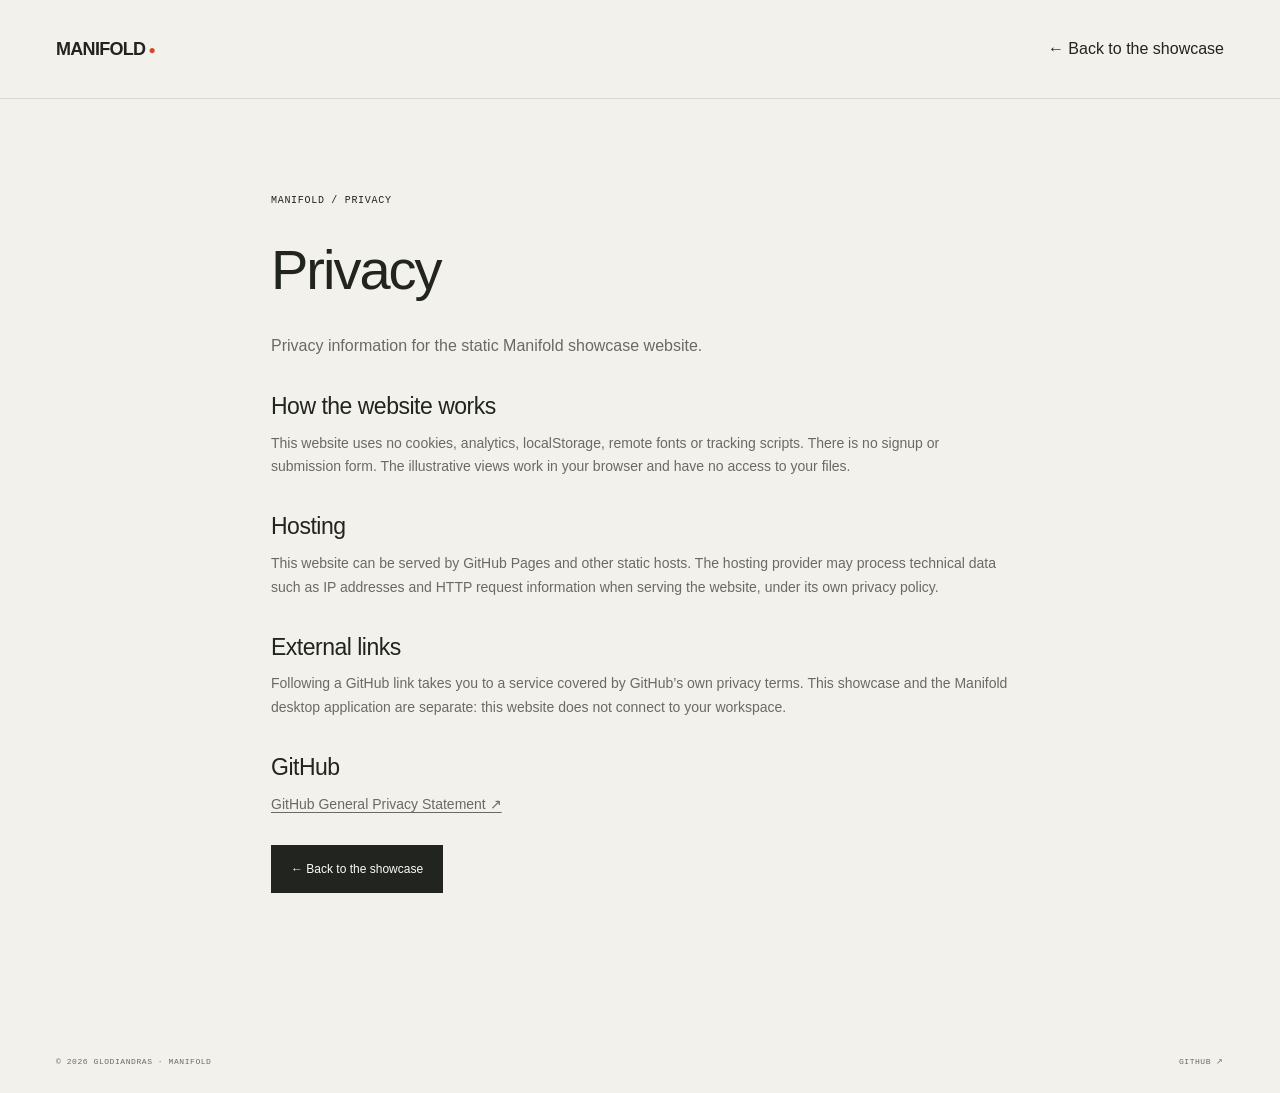
<file: privacy.html>
<!doctype html>
<html lang="en"><head><meta charset="utf-8"><meta name="viewport" content="width=device-width, initial-scale=1"><meta name="description" content="Privacy information for the static Manifold showcase website."><meta name="theme-color" content="#f3f1eb"><meta http-equiv="Content-Security-Policy" content="default-src &#x27;none&#x27;; script-src &#x27;none&#x27;; style-src &#x27;sha256-ugNHBpiIQmaqIvLHRdOj9VL13l5VfPDwsbA/gF46Z6E=&#x27;; img-src &#x27;self&#x27; data:; font-src &#x27;none&#x27;; base-uri &#x27;none&#x27;; form-action &#x27;none&#x27;; object-src &#x27;none&#x27;">
<meta name="manifold-web-version" content="v0.0">
<meta name="robots" content="index, follow">
<meta property="og:type" content="website">
<meta property="og:site_name" content="Manifold">
<meta property="og:title" content="Privacy · Manifold">
<meta property="og:description" content="Privacy information for the static Manifold showcase website.">
<meta property="og:locale" content="en_US">
<meta name="twitter:card" content="summary_large_image">
<link rel="canonical" href="https://glodiandras.github.io/Manifold/privacy.html">
<meta property="og:url" content="https://glodiandras.github.io/Manifold/privacy.html">
<meta property="og:image" content="https://glodiandras.github.io/Manifold/social.png">
<meta property="og:image:width" content="1200">
<meta property="og:image:height" content="630">
<meta property="og:image:alt" content="Manifold — Many ideas. One system.">
<link rel="alternate" hreflang="en" href="https://glodiandras.github.io/Manifold/privacy.html">
<link rel="alternate" hreflang="hu" href="https://glodiandras.github.io/Manifold/adatvedelem.html">
<link rel="alternate" hreflang="x-default" href="https://glodiandras.github.io/Manifold/privacy.html"><title>Privacy · Manifold</title><link rel="icon" href="mark.svg" type="image/svg+xml"><style id="manifold-style">
@charset "UTF-8";
:root{color-scheme:light;--paper:#f3f1eb;--ink:#22241f;--muted:#696b63;--line:#d8d8ce;--accent:#d74722;--orange:#ee6435;--white:#fdfcf8;--mono:"SFMono-Regular",Consolas,"Liberation Mono",monospace;--sans:"Helvetica Neue",Helvetica,Arial,sans-serif}
*{box-sizing:border-box}
html{scroll-behavior:smooth;scroll-padding-top:28px}
body{margin:0;background:var(--paper);color:var(--ink);font-family:var(--sans);font-size:16px;-webkit-font-smoothing:antialiased}
a{color:inherit;text-decoration:none}
button,input,summary{font:inherit}
a,summary,label{-webkit-tap-highlight-color:transparent}
a:focus-visible,summary:focus-visible{outline:2px solid var(--accent);outline-offset:6px}
::selection{background:#f4b39a;color:var(--ink)}
h1,h2,h3,h4,p{margin:0}
h1,h2,h3,h4{font-weight:500}
p{line-height:1.7}
svg{display:block;max-width:100%}
fieldset{min-inline-size:0}
section[id]{scroll-margin-top:24px}
.wrap{max-width:1328px;margin:auto;padding-left:56px;padding-right:56px}
.mono{font-family:var(--mono);font-size:10px;line-height:1.6;letter-spacing:.07em;font-weight:400}
.sr-only{position:absolute;width:1px;height:1px;padding:0;overflow:hidden;clip-path:inset(50%);white-space:nowrap;border:0}
.skip{position:fixed;top:-100px;left:20px;z-index:30;padding:12px 20px;background:var(--ink);color:var(--white)}
.skip:focus{top:12px}
.site-header{display:flex;align-items:center;justify-content:space-between;gap:30px;height:99px;border-bottom:1px solid var(--line)}
.wordmark{display:flex;align-items:center;gap:10px;font-size:18px;letter-spacing:-.7px;font-weight:750}
.wordmark svg{width:29px;height:29px;stroke:var(--ink);stroke-width:1.7;fill:none}
.wordmark-dot{font-size:12px;align-self:flex-start;margin-top:4px;margin-left:-7px;color:var(--accent)}
.main-nav{display:flex;gap:27px;font-size:12px}
.main-nav a,.text-link{transition:color .2s}
.main-nav a:hover,.text-link:hover{color:var(--accent)}
.header-end{display:flex;gap:29px;align-items:center;font-size:12px}
.language{display:flex;gap:8px;font-family:var(--mono);font-size:10px}
.language span,.language a:not([aria-current]){color:var(--muted)}
.language [aria-current]{text-decoration:underline;text-underline-offset:4px}
.contact-nav{padding:11px 14px;border:1px solid var(--ink)}
.contact-nav span{margin-left:15px}
.contact-nav:hover{background:var(--ink);color:var(--white)}
.hero-meta{display:flex;justify-content:space-between;gap:20px;margin-top:34px;color:var(--muted)}
.hero-meta>span:first-child{color:var(--ink);display:flex;align-items:center;gap:8px}
.status-dot{width:5px;height:5px;background:var(--accent);display:inline-block;border-radius:50%;flex:none}
.hero-grid{display:grid;grid-template-columns:1.1fr 1fr;align-items:center;gap:25px;padding:61px 0 64px}
.hero h1{font-size:clamp(58px,6.35vw,88px);line-height:1.035;letter-spacing:-5px;font-weight:500}
.hero h1>span{color:var(--accent)}
.hero-intro{font-size:15px;color:var(--muted);line-height:1.75;max-width:390px;margin-top:27px}
.button{display:inline-flex;align-items:center;gap:39px;background:var(--ink);color:var(--white);font-size:12px;padding:17px 20px;margin-top:29px;transition:background .2s,transform .2s}
.button:hover{background:var(--accent);transform:translateY(-2px)}
.button span{font-size:18px;line-height:1}
.hero-story{display:inline-flex;gap:15px;font-size:12px;margin:16px 0 0 23px}
.hero-art{position:relative;align-self:stretch;display:flex;flex-direction:column;justify-content:center;margin-top:-8px}
.art-coordinate,.art-bottom{font-size:8px;color:var(--muted)}
.art-coordinate{position:absolute;top:8px;left:20px}
.manifold-art{width:100%;height:auto;overflow:visible}
.manifold-art .axis{stroke:var(--line);stroke-width:.7}
.orbit{fill:none;stroke:#bfc1b6;stroke-width:.7;stroke-dasharray:3 5}
.mesh{fill:none;stroke:var(--ink);stroke-width:.9;opacity:.86}
.art-line{fill:none;stroke:var(--ink);stroke-width:.75}
.art-node{fill:var(--paper);stroke:var(--ink);stroke-width:1}
.manifold-art text{font-family:var(--mono);font-size:8px;fill:var(--muted);letter-spacing:.7px}
.art-bottom{display:flex;justify-content:space-between;position:absolute;bottom:2px;left:20px;right:20px}
.hero-bottom{display:flex;justify-content:space-between;gap:16px;border-top:1px solid var(--line);padding:20px 0;color:var(--muted);font-size:9px}
.hero-bottom a{color:var(--ink)}
.hero-bottom a span{margin-left:20px}
.section-space{padding-top:94px;padding-bottom:94px}
.film-section{display:grid;grid-template-columns:1fr 1fr;gap:56px;align-items:center;padding-top:48px;padding-bottom:48px;border-top:1px solid var(--line);border-bottom:1px solid var(--line)}
.film-status{display:inline-block;border:1px solid var(--ink);padding:5px 10px;margin-bottom:18px}
.film-copy h2{font-size:clamp(28px,3vw,40px);line-height:1.15;letter-spacing:-1.3px;margin-bottom:18px}
.film-copy>p{max-width:450px;color:var(--muted);font-size:14px}
.film-copy .film-note{margin-top:20px;color:var(--ink);font-size:10px}
.film-frame{aspect-ratio:16/9;border:1px solid var(--line);background:var(--white);display:flex;flex-direction:column;align-items:center;justify-content:center;gap:16px;position:relative;color:var(--muted)}
.film-frame svg{width:54px;fill:none;stroke:var(--muted);stroke-width:1.2}
.film-frame .film-frame-caption{position:absolute;left:16px;bottom:12px;font-size:8px}
@media(max-width:700px){.film-section{grid-template-columns:1fr;gap:28px}.film-frame{width:100%}}
.section-index{display:flex;align-items:center;gap:22px;color:var(--muted);font-size:9px;margin-bottom:48px}
.section-index>span:first-child{color:var(--ink)}
.index-rule{height:1px;background:var(--line);flex:1}
.project-grid{display:grid;grid-template-columns:1fr 1.07fr;gap:100px}
h2{font-size:clamp(36px,3.6vw,49px);line-height:1.12;letter-spacing:-2px}
.project-copy .large-copy{font-size:21px;line-height:1.5;letter-spacing:-.4px;color:var(--ink);margin-bottom:20px}
.project-copy>p{font-size:13px;color:var(--muted)}
.project-facts{display:grid;grid-template-columns:1fr 1.2fr 1fr;gap:15px;border-top:1px solid var(--line);margin-top:34px;padding-top:20px}
.project-facts span{font-size:8px;color:var(--muted);display:block;text-transform:uppercase;margin-bottom:7px}
.project-facts strong{font-size:11px;font-weight:500;line-height:1.6;display:block}
.workspace-section{background:#e9e9e1}
.section-heading{display:flex;align-items:end;justify-content:space-between;gap:70px;margin-bottom:42px}
.section-heading>p{font-size:13px;max-width:315px;color:var(--muted)}
.workspace-demo{margin:0;padding:0;border:none;position:relative}
.demo-tabs{display:flex;gap:8px;align-items:center;margin-bottom:19px}
.demo-tabs label{cursor:pointer;padding:11px 18px;font-size:11px;border:1px solid #c9cbc0;border-radius:2px;transition:background .2s}
.tab-number{font-family:var(--mono);font-size:8px;color:var(--muted);margin-right:8px}
.demo-tab-hint{margin-left:auto;color:var(--muted);font-size:8px}
.demo-tab-hint>span{margin-left:10px;font-size:16px}
#view-notes:checked~.demo-tabs label[for=view-notes],#view-graph:checked~.demo-tabs label[for=view-graph],#view-study:checked~.demo-tabs label[for=view-study]{color:var(--white);background:var(--ink);border-color:var(--ink)}
#view-notes:checked~.demo-tabs label[for=view-notes] .tab-number,#view-graph:checked~.demo-tabs label[for=view-graph] .tab-number,#view-study:checked~.demo-tabs label[for=view-study] .tab-number{color:#b9bdb0}
#view-notes:focus-visible~.demo-tabs label[for=view-notes],#view-graph:focus-visible~.demo-tabs label[for=view-graph],#view-study:focus-visible~.demo-tabs label[for=view-study]{outline:2px solid var(--accent);outline-offset:4px}
.app-window{border:1px solid #c7c9bd;border-radius:7px;overflow:hidden;background:var(--white);box-shadow:0 16px 40px #32352c0a}
.app-titlebar{display:flex;align-items:center;justify-content:space-between;height:43px;border-bottom:1px solid #dddcd3;background:#f7f6f1;padding:0 17px;font-size:10px;color:var(--muted)}
.window-dots{display:flex;gap:5px;width:70px}
.window-dots i{width:7px;height:7px;background:#d1d0c7;border-radius:50%}
.window-dots i:first-child{background:#c7a197}
.titlebar-divider{padding:0 7px;color:#a5a59b}
.local-badge{font-family:var(--mono);font-size:8px;display:flex;align-items:center;gap:6px;width:70px;justify-content:end}
.local-badge .status-dot,.sidebar-bottom .status-dot,.app-status .status-dot{background:#687c5c}
.app-body{display:grid;grid-template-columns:191px minmax(0,1fr) 180px;min-height:472px}
.app-sidebar{position:relative;background:#eeeee6;border-right:1px solid #dddcd3;padding:25px 12px 50px}
.sidebar-heading{font-size:8px;color:#7a7c70;padding:0 8px;margin-bottom:13px}
.sidebar-row{font-size:10px;padding:8px;display:flex;gap:8px;align-items:center;color:#626759}
.sidebar-row>span{width:11px;color:#969b8e}
.sidebar-files{margin-top:24px;margin-bottom:7px}
.sidebar-row.file{font-size:9px;padding-left:16px;white-space:nowrap}
.sidebar-row.active{background:#dfe2d4;border-radius:3px;color:#38432e}
.sidebar-row .pdf-icon{font-family:var(--mono);font-size:6px;letter-spacing:-.2px;color:#a1745d;width:14px}
.sidebar-bottom{position:absolute;bottom:20px;left:20px;display:flex;gap:6px;align-items:center;font-size:7px;color:#7a7c70}
.app-main{min-width:0}
.editor-tab{height:39px;display:flex;gap:9px;align-items:center;padding:0 19px;border-bottom:1px solid #e8e7df;font-size:9px;color:#5e6357}
.tab-close{margin-left:auto;color:#989d90}
.note-page{padding:29px 38px 31px;max-width:660px;margin:auto}
.breadcrumb{font-size:7px;letter-spacing:0;color:#8a8b80;margin-bottom:23px}
.note-page h3{font-size:29px;letter-spacing:-1px;line-height:1.2;margin-bottom:12px}
.note-properties{display:flex;gap:6px;letter-spacing:0;font-size:7px;margin-bottom:22px}
.note-properties span{padding:3px 6px;background:#eceee4;color:#657056}
.note-page p{font-size:11px;line-height:1.85;color:#666c5d}
.note-page .note-lead{font-size:12px;line-height:1.8;color:#454b3d}
.note-page h4{font-size:16px;letter-spacing:-.3px;margin:22px 0 9px}
.note-callout{background:#f3f0e4;border-left:2px solid #acaa83;display:flex;gap:12px;padding:12px;margin:17px 0}
.note-callout>span{color:#8b885d;font-size:17px}
.wiki-link{color:#944b39;border-bottom:1px solid #d3ac9d}
.note-source{display:flex;justify-content:space-between;font-size:8px;color:#989c8e;border-top:1px solid #e7e8df;margin-top:20px;padding-top:12px}
.app-context{padding:29px 18px;border-left:1px solid #e8e7df;position:relative}
.app-context>p{font-size:7px;color:#868b7c;letter-spacing:.05em;margin-bottom:19px}
.context-link{display:flex;gap:6px;align-items:center;font-size:8px;line-height:1.5;margin-bottom:12px;color:#6b725f}
.context-link i{width:4px;height:4px;border:1px solid #b2b8a4;border-radius:50%}
.context-quote{margin-top:31px;padding-top:18px;border-top:1px solid #e7e8df}
.quote-mark{font-size:35px;line-height:1;color:#acb19c}
.context-quote p{font-family:Georgia,serif;font-size:13px;font-style:italic;line-height:1.7;color:#727965;margin:3px 0 15px}
.context-quote>.mono{font-size:6px;letter-spacing:0;color:#8b907f}
.context-foot{position:absolute;bottom:24px;font-size:6px;line-height:2;color:#8b907f}
.app-status{padding:9px 15px;border-top:1px solid #dddcd3;display:flex;justify-content:space-between;font-size:7px;color:#828875}
.app-status>span:first-child{display:flex;gap:6px;align-items:center}
.app-status>span:last-child>span{margin:0 12px}
.demo-panel{display:none}
#view-notes:checked~.app-window .notes-panel,#view-graph:checked~.app-window .graph-panel,#view-study:checked~.app-window .study-panel{display:block}
.graph-stage{padding:20px 15px;background-image:radial-gradient(#c7cbbf .7px,transparent .7px);background-size:16px 16px;min-height:433px;display:flex;flex-direction:column;justify-content:center}
.graph-stage svg{width:100%;max-height:370px}
.graph-edges{fill:none;stroke:#c4c8b9;stroke-width:1}
.graph-small{fill:#8b9879;stroke:var(--white);stroke-width:3}
.graph-center{fill:var(--orange);stroke:#efd1bf;stroke-width:9}
.graph-labels{font-family:var(--sans);font-size:12px;fill:#6a745e}
.graph-labels text:first-child{fill:var(--ink);font-weight:600}
.graph-note{font-size:7px;text-align:center;color:#88907b;margin-top:9px}
.study-stage{padding:29px 37px;min-height:433px}
.study-meta{display:flex;justify-content:space-between;font-size:7px;color:#878d7b}
.study-card{border:1px solid #d9ddce;border-radius:4px;padding:26px 25px;background:#f8f9f2;margin-top:22px}
.card-kicker{font-size:7px;color:#8d947e}
.study-card h3{font-size:24px;line-height:1.3;letter-spacing:-.7px;margin-top:18px;max-width:300px}
.card-answer{margin-top:28px;border-top:1px solid #d9ddce}
.card-answer summary{list-style:none;font-size:10px;cursor:pointer;padding-top:16px;display:flex;justify-content:space-between;color:#70795d}
.card-answer summary::-webkit-details-marker{display:none}
.card-answer[open] summary{color:#38452c}
.card-answer p{font-size:12px;line-height:1.7;color:#556149;padding-top:15px}
.study-source{font-size:9px;color:#7b856c;margin-top:19px}
.study-disclaimer{font-size:7px;color:#929886;margin-top:19px;letter-spacing:0}
.demo-caption{display:flex;justify-content:space-between;gap:20px;margin-top:17px;color:#777c6b}
.demo-caption p{font-size:9px;display:flex;align-items:center;gap:7px}
.caption-dot{width:4px;height:4px;background:#929781;border-radius:50%;flex:none}
.demo-caption>.mono{font-size:8px}
.feature-grid{display:grid;grid-template-columns:repeat(2,minmax(0,1fr));gap:14px}
.feature{min-height:300px;position:relative;background:#e9e9e1;border:1px solid #ddddD3;padding:26px 29px 29px;display:flex;flex-direction:column}
.feature-number{font-size:8px;color:var(--muted)}
.feature-text{margin-top:auto;padding-top:25px}
.feature h3{font-size:25px;letter-spacing:-.8px;margin-bottom:10px}
.feature p{font-size:12px;color:var(--muted);max-width:410px;line-height:1.8}
.feature-dark{background:var(--ink);color:var(--white);border-color:var(--ink)}
.feature-dark .feature-number{color:#b2b7a6}
.feature-dark p{color:#b6bbac}
.feature-file-art{height:96px;display:flex;align-items:center;justify-content:center;padding-top:15px}
.feature-file-art>span{font-family:var(--mono);font-size:10px;border:1px solid #c4c7b9;border-radius:3px;padding:18px 13px;background:#f6f6ef;box-shadow:0 4px 5px #22241f05;transform:rotate(-9deg)}
.feature-file-art>span:nth-child(2){margin-left:-6px;transform:translateY(-5px) rotate(4deg);color:#a85636}
.feature-file-art>span:nth-child(3){margin-left:-6px;transform:rotate(12deg)}
.feature-file-art b{font-size:26px;font-weight:400;margin-left:20px;color:var(--accent)}
.ai-art{display:flex;align-items:center;justify-content:center;gap:12px;font-family:var(--mono);font-size:9px;letter-spacing:.02em;height:96px;padding-top:15px;color:#b6bbac}
.ai-line{width:32px;height:1px;background:#646b58}
.ai-measure{display:grid;place-items:center;width:43px;height:43px;border:1px solid #9a674d;border-radius:50%;font-size:18px;color:#ed8054}
.ai-art>span:last-child{color:#eab292}
.learning-art{display:flex;align-items:center;justify-content:center;height:96px;padding-top:15px;gap:10px}
.learning-art>span{width:77px;height:62px;border:1px solid #c4c7b9;background:#f6f6ef;font-family:Georgia,serif;font-style:italic;font-size:34px;display:grid;place-items:center;transform:rotate(-7deg)}
.learning-art>span:nth-child(2){margin-left:-17px;transform:rotate(8deg);color:var(--accent)}
.learning-art b{font-size:25px;color:#a9b09c;font-weight:400;margin-left:16px}
.ownership-art{height:96px;padding-top:12px;display:flex;align-items:center;justify-content:center;gap:16px}
.ownership-art svg{width:100px;stroke:#7e8a6c;stroke-width:1;fill:none}
.ownership-art span{font-size:7px;color:#7c866e}
.engineering-section{background:var(--ink);color:var(--white)}
.engineering-section .section-index,.engineering-section .section-index>span:first-child{color:#b4baa7}
.engineering-section .index-rule{background:#505647}
.engineering-grid{display:grid;grid-template-columns:1fr 1fr;gap:110px}
.engineering-intro{font-size:17px;line-height:1.65;color:#dedfd6;margin:26px 0 19px}
.engineering-grid>div>p:not(.engineering-intro){font-size:12px;color:#a5ad98;line-height:1.85}
.engineering-tags{display:flex;gap:8px;margin-top:28px;flex-wrap:wrap}
.engineering-tags span{padding:6px 8px;font-size:8px;border:1px solid #505647;color:#c1c8b5}
.architecture{border:1px solid #505647;align-self:start}
.architecture-head{display:flex;justify-content:space-between;background:#2a2e25;padding:15px 19px;border-bottom:1px solid #505647;color:#acb49b;font-size:8px}
.architecture-row{display:flex;align-items:center;gap:19px;border-bottom:1px solid #414838;padding:17px 20px}
.architecture-number{font-size:8px;color:#849073}
.architecture-row h3{font-size:14px;margin-bottom:4px}
.architecture-row p{font-family:var(--mono);font-size:8px;line-height:1.6;color:#a0aa90;letter-spacing:0}
.architecture-symbol{margin-left:auto;color:#c67b54;font-size:23px;line-height:1;font-weight:300}
.architecture-base{display:flex;gap:8px;align-items:center;font-size:7px;color:#a0aa90;padding:15px 20px}
.architecture-base .status-dot{background:#c67b54}
.journal-grid{display:grid;grid-template-columns:1fr 1fr;gap:110px}
.journal-grid>div>p{font-size:13px;color:var(--muted);max-width:330px;margin-top:25px}
.journal-entry{border-top:1px solid var(--line);padding:22px 0 27px}
.journal-tag{color:var(--accent);font-size:8px}
.journal-entry h3{font-size:20px;letter-spacing:-.5px;margin:11px 0}
.journal-entry p{font-size:12px;color:var(--muted)}
.limits{border-top:1px solid var(--line);border-bottom:1px solid var(--line)}
.limits summary{list-style:none;cursor:pointer;padding:21px 0;display:flex;justify-content:space-between;font-size:12px}
.limits summary::-webkit-details-marker{display:none}
.limits summary>span{font-size:19px;color:var(--muted);line-height:1}
.limits[open] summary>span{transform:rotate(45deg)}
.limits>div{padding:0 0 20px}
.limits p{font-size:12px;color:var(--muted);margin-bottom:11px}
.contact-section{background:var(--orange);padding:35px 0 30px}
.contact-top{display:flex;justify-content:space-between;font-size:9px;color:#502d21}
.contact-grid{display:flex;justify-content:space-between;align-items:center;gap:60px;padding:48px 0 43px}
.contact-grid h2{font-size:clamp(45px,5.3vw,72px);letter-spacing:-3px;line-height:1.08;max-width:770px}
.contact-grid p{font-size:13px;color:#4c2d21;max-width:440px;margin-top:22px}
.contact-arrow{width:106px;height:106px;flex-shrink:0;display:grid;place-items:center;border:1px solid #8c432b;border-radius:50%;font-size:65px;line-height:1;transition:background .2s,transform .2s}
.contact-arrow:hover{background:var(--ink);color:var(--orange);transform:rotate(8deg)}
.contact-bottom{display:flex;align-items:center;justify-content:space-between;gap:25px;border-top:1px solid #b9512c;padding-top:22px}
.contact-bottom>a{font-size:13px}
.contact-bottom>a>span{margin-left:22px}
.contact-bottom>.mono{font-size:8px;color:#502d21}
.site-footer{padding-top:49px;padding-bottom:24px}
.footer-brand{display:flex;align-items:center;justify-content:space-between;font-size:clamp(55px,12vw,160px);letter-spacing:-.065em;line-height:1;font-weight:600;border-bottom:1px solid var(--line);padding-bottom:36px}
.footer-brand>span{font-size:.45em;line-height:1;font-weight:400;align-self:flex-start;color:var(--accent);padding-top:12px}
.footer-meta{display:flex;justify-content:space-between;gap:25px;font-size:8px;color:var(--muted);padding-top:24px}
.footer-meta nav{display:flex;gap:24px}
.footer-meta a:hover{text-decoration:underline;text-underline-offset:4px}
.document{max-width:850px;min-height:65vh;padding-top:90px;padding-bottom:90px}
.document h1{font-size:56px;letter-spacing:-2px;line-height:1.12;margin:30px 0}
.document>p{color:var(--muted);max-width:620px}
.document section{margin-top:35px}
.document h2{font-size:23px;letter-spacing:-.5px;margin-bottom:12px}
.document section p{font-size:14px;color:var(--muted)}
.document section a{text-decoration:underline;text-underline-offset:3px}
@media(min-width:1500px){.hero-grid{padding-top:75px;padding-bottom:80px}
.hero h1{font-size:90px}
}
@media(max-width:1100px){.wrap{padding-left:36px;padding-right:36px}
.main-nav{gap:18px}
.hero h1{font-size:65px;letter-spacing:-3.5px}
.hero-grid{gap:5px}
.hero-story{margin-left:15px;font-size:11px}
.button{gap:20px}
.project-grid,.engineering-grid,.journal-grid{gap:55px}
.app-body{grid-template-columns:165px minmax(0,1fr) 151px}
.note-page{padding:27px}
.app-context{padding:27px 13px}
.feature-file-art>span{font-size:8px;padding:16px 9px}
.ai-art{gap:9px;font-size:8px}
.ai-line{width:24px}
}
@media(max-width:850px){.main-nav{display:none}
.hero-meta>span:last-child{font-size:8px}
.hero-grid{grid-template-columns:1.15fr 1fr;padding-top:48px;padding-bottom:50px}
.hero h1{font-size:54px;letter-spacing:-2.8px}
.hero-intro{font-size:13px}
.hero-story{display:flex;margin-left:0}
.hero-art{min-height:300px}
.art-coordinate{font-size:6px;left:4px;top:15px}
.art-bottom{font-size:6px;left:4px;right:4px;bottom:15px}
.section-space{padding-top:72px;padding-bottom:72px}
.project-grid{gap:35px}
.project-copy .large-copy{font-size:18px}
.project-facts{grid-template-columns:1fr 1fr;gap:20px}
.project-facts>div:last-child{grid-column:1/-1}
.section-heading{gap:35px}
.section-heading>p{max-width:250px;font-size:12px}
.app-body{grid-template-columns:149px minmax(0,1fr)}
.app-context{display:none}
.note-page h3{font-size:26px}
.demo-caption>.mono{display:none}
.demo-tab-hint{display:none}
.engineering-grid,.journal-grid{gap:40px}
h2{font-size:36px}
.feature{padding:23px;min-height:295px}
.feature h3{font-size:22px}
.feature-file-art{justify-content:flex-start}
.feature-file-art b{margin-left:12px}
.ai-art{gap:6px;font-size:7px}
.ai-line{width:17px}
.ai-measure{width:35px;height:35px}
.ownership-art{gap:5px}
.ownership-art span{font-size:6px}
.contact-grid h2{font-size:54px;letter-spacing:-2.5px}
.contact-arrow{width:85px;height:85px;font-size:50px}
.contact-bottom>.mono{max-width:220px;text-align:right}
}
@media(max-width:600px){html{scroll-padding-top:18px}
.wrap{padding-left:22px;padding-right:22px}
.site-header{height:77px;gap:14px}
.wordmark{font-size:15px;gap:7px}
.wordmark svg{width:25px;height:25px}
.wordmark-dot{font-size:10px;margin-left:-4px}
.header-end{gap:15px}
.contact-nav{font-size:10px;padding:8px 10px}
.contact-nav span{margin-left:9px}
.language{font-size:9px;gap:5px}
.hero-meta{margin-top:25px;font-size:8px}
.hero-meta>span:last-child{display:none}
.hero-grid{display:flex;flex-direction:column;padding-top:40px;padding-bottom:22px;gap:16px;align-items:stretch}
.hero h1{font-size:clamp(46px,11.7vw,68px);letter-spacing:-2.8px}
.hero-intro{font-size:14px;max-width:340px;margin-top:22px}
.button{font-size:11px;margin-top:25px;padding:16px 17px;gap:27px}
.hero-story{display:inline-flex;font-size:10px;margin-left:16px;gap:8px}
.hero-art{width:100%;max-width:400px;min-height:0;align-self:center;margin-top:5px}
.manifold-art{max-height:290px}
.art-coordinate{top:10px;font-size:6px}
.art-bottom{bottom:8px}
.hero-bottom{flex-wrap:wrap;font-size:7px;padding:18px 0;gap:12px}
.hero-bottom>span:nth-child(2){display:none}
.section-space{padding-top:55px;padding-bottom:55px}
.section-index{font-size:7px;gap:13px;margin-bottom:31px}
.section-index>span:last-child{font-size:6px}
.project-grid{grid-template-columns:1fr;gap:26px}
h2{font-size:36px;letter-spacing:-1.7px}
.project-copy .large-copy{font-size:19px;margin-bottom:16px}
.project-copy>p{font-size:13px}
.project-facts{grid-template-columns:1fr 1fr 1fr;margin-top:25px;gap:15px}
.project-facts>div:last-child{grid-column:auto}
.project-facts strong{font-size:10px}
.project-facts span{font-size:6px}
.section-heading{display:block;margin-bottom:28px}
.section-heading>p{max-width:350px;margin-top:18px;font-size:12px}
.demo-tabs{gap:5px;margin-bottom:13px}
.demo-tabs label{font-size:9px;padding:10px 9px;flex:1;text-align:center;white-space:nowrap}
.tab-number{font-size:7px;margin-right:4px}
.app-titlebar{height:36px;padding:0 12px;font-size:8px}
.window-dots{width:40px;gap:4px}
.window-dots i{width:6px;height:6px}
.local-badge{font-size:6px;width:40px}
.app-body{display:block;min-height:450px}
.app-sidebar{display:none}
.editor-tab{height:35px;font-size:8px;padding:0 18px}
.note-page{padding:25px 23px 30px}
.breadcrumb{font-size:6px;margin-bottom:20px}
.note-page h3{font-size:27px}
.note-page p{font-size:11px}
.note-page .note-lead{font-size:12px}
.note-page h4{margin-top:20px}
.note-properties{font-size:6px}
.app-status{font-size:6px;padding:9px 10px}
.app-status>span:last-child>span{margin:0 5px}
.demo-caption{margin-top:13px}
.demo-caption p{font-size:8px;line-height:1.6;align-items:start}
.caption-dot{margin-top:5px}
.graph-stage{min-height:415px;padding:20px 4px}
.graph-stage svg{height:330px}
.graph-labels{font-size:15px}
.graph-note{font-size:6px;margin-top:22px}
.study-stage{min-height:415px;padding:26px 23px}
.study-card{padding:25px 20px}
.study-card h3{font-size:25px}
.study-meta{font-size:6px}
.study-disclaimer{font-size:6px}
.feature-grid{grid-template-columns:1fr;gap:12px}
.feature{padding:24px;min-height:280px}
.feature h3{font-size:26px}
.feature p{font-size:12px}
.feature-file-art{justify-content:center}
.feature-file-art>span{font-size:9px;padding:18px 13px}
.feature-number{font-size:8px}
.ai-art{gap:13px;font-size:8px}
.ai-line{width:29px}
.ai-measure{width:42px;height:42px}
.ownership-art{gap:16px}
.ownership-art span{font-size:7px}
.engineering-grid,.journal-grid{grid-template-columns:1fr;gap:35px}
.engineering-intro{font-size:17px;margin-top:23px}
.engineering-tags{margin-top:23px}
.architecture-row{padding:18px}
.journal-grid>div>p{margin-top:19px;max-width:350px}
.journal-entry{padding-top:21px}
.contact-section{padding:27px 0}
.contact-top{font-size:7px}
.contact-grid{gap:15px;padding:35px 0 29px}
.contact-grid h2{font-size:39px;letter-spacing:-1.8px}
.contact-grid p{font-size:12px;margin-top:20px}
.contact-arrow{width:51px;height:51px;font-size:32px;align-self:flex-start;margin-top:6px}
.contact-bottom{align-items:start;padding-top:19px}
.contact-bottom>a{font-size:11px;max-width:190px}
.contact-bottom>a>span{margin-left:6px}
.contact-bottom>.mono{font-size:6px;max-width:130px;letter-spacing:0}
.site-footer{padding-top:32px;padding-bottom:23px}
.footer-brand{font-size:13.2vw;padding-bottom:24px}
.footer-brand>span{padding-top:4px}
.footer-meta{font-size:6px;flex-direction:column;gap:16px;padding-top:20px}
.footer-meta nav{justify-content:space-between;gap:15px}
.document{padding-top:50px;padding-bottom:55px}
.document h1{font-size:40px}
.document .mono{font-size:8px}
}
@media(prefers-reduced-motion:reduce){html{scroll-behavior:auto}
*,*::before,*::after{transition:none!important;animation:none!important}
}
@media print{body{background:white;color:black}
.wrap{padding:0;max-width:none}
.site-header,.hero-art,.demo-tabs,.contact-arrow,.footer-brand,.skip{display:none}
.section-space{padding:25px 0;break-inside:avoid}
.hero-grid{padding:25px 0}
.hero h1{font-size:48px}
.project-grid,.engineering-grid,.journal-grid{display:block}
.feature-grid{gap:12px}
.feature,.engineering-section,.contact-section{background:white;color:black}
.feature-dark p,.engineering-grid>div>p:not(.engineering-intro){color:#444}
.app-window{box-shadow:none}
.demo-panel{display:none!important}
.notes-panel{display:block!important}
.app-context{display:none}
.app-body{grid-template-columns:150px 1fr}
.contact-section{padding:25px 0}
.site-footer{padding-top:25px}
a[href^="mailto:"]::after{content:" (" attr(href) ")";font-size:10px}
}

/* Release links use the existing journal and button styles. */
.download-links{display:flex;flex-wrap:wrap;gap:12px 20px;margin:20px 0 24px;font-size:12px}
.download-links a{text-decoration:underline;text-underline-offset:4px}
.release-download .button{margin-top:20px}

</style></head>
<body id="top"><a class="skip" href="#main">Skip to content</a><header class="site-header wrap"><a class="wordmark" href="index.html">MANIFOLD<span class="wordmark-dot">●</span></a><a class="text-link" href="index.html">← Back to the showcase</a></header><main class="document wrap" id="main"><span class="mono">MANIFOLD / PRIVACY</span><h1>Privacy</h1><p>Privacy information for the static Manifold showcase website.</p><section><h2>How the website works</h2><p>This website uses no cookies, analytics, localStorage, remote fonts or tracking scripts. There is no signup or submission form. The illustrative views work in your browser and have no access to your files.</p></section><section><h2>Hosting</h2><p>This website can be served by GitHub Pages and other static hosts. The hosting provider may process technical data such as IP addresses and HTTP request information when serving the website, under its own privacy policy.</p></section><section><h2>External links</h2><p>Following a GitHub link takes you to a service covered by GitHub’s own privacy terms. This showcase and the Manifold desktop application are separate: this website does not connect to your workspace.</p></section><section><h2>GitHub</h2><p><a href="https://docs.github.com/en/site-policy/privacy-policies/github-general-privacy-statement" rel="noopener noreferrer">GitHub General Privacy Statement ↗</a></p></section><a class="button" href="index.html">← Back to the showcase</a></main><footer class="site-footer wrap"><div class="footer-meta mono"><span>© 2026 GLODIANDRAS · MANIFOLD</span><a href="https://github.com/glodiandras" rel="noopener noreferrer">GITHUB ↗</a></div></footer></body></html>
</file>
